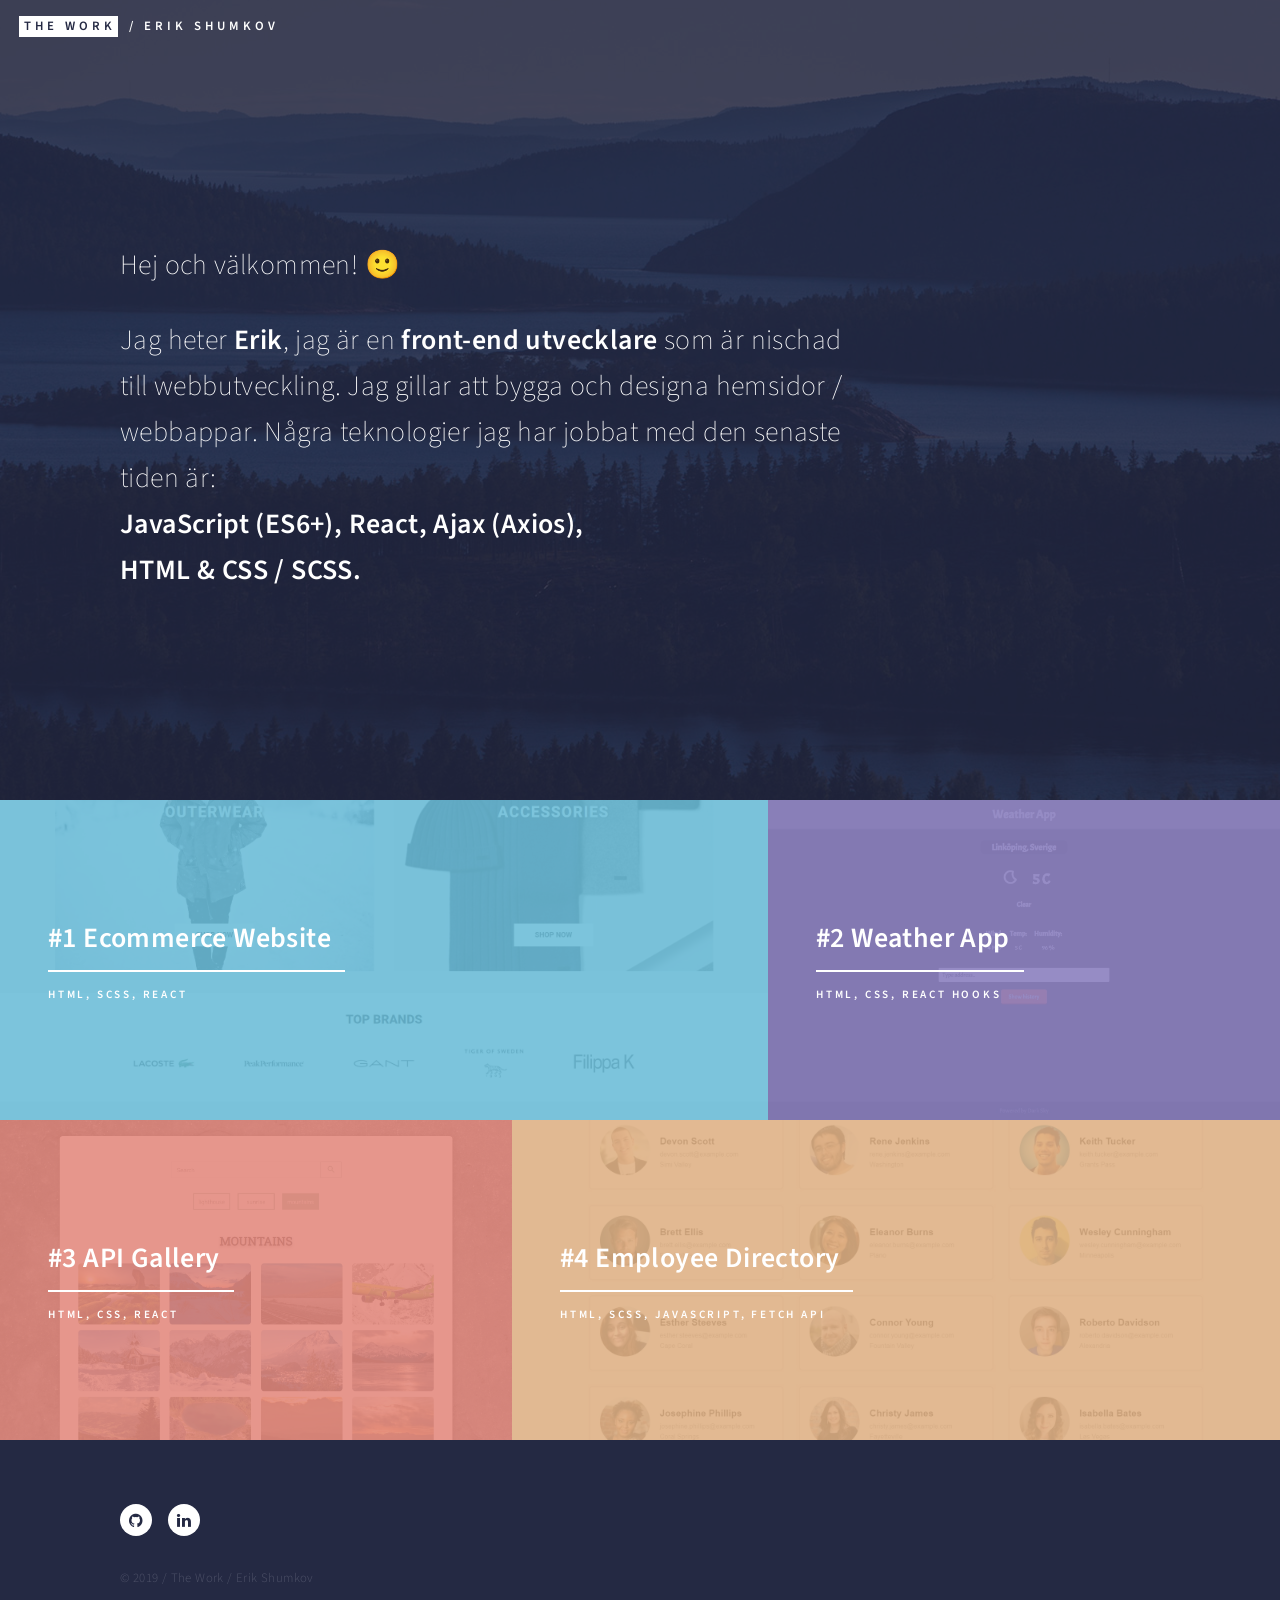
<file: index.html>
<!DOCTYPE html><html><head><meta charSet="utf-8"/><meta http-equiv="x-ua-compatible" content="ie=edge"/><meta name="viewport" content="width=device-width, initial-scale=1, shrink-to-fit=no"/><style data-href="/styles.df2d38a775e3e20389d5.css">@import url(https://fonts.googleapis.com/css?family=Source+Sans+Pro:300,300italic,600,600italic);
/*!
 *  Font Awesome 4.7.0 by @davegandy - http://fontawesome.io - @fontawesome
 *  License - http://fontawesome.io/license (Font: SIL OFL 1.1, CSS: MIT License)
 */@font-face{font-family:FontAwesome;src:url(/static/fontawesome-webfont-674f50d287a8c48dc19ba404d20fe713.eot);src:url(/static/fontawesome-webfont-674f50d287a8c48dc19ba404d20fe713.eot?#iefix&v=4.7.0) format("embedded-opentype"),url(/static/fontawesome-webfont-af7ae505a9eed503f8b8e6982036873e.woff2) format("woff2"),url(/static/fontawesome-webfont-fee66e712a8a08eef5805a46892932ad.woff) format("woff"),url(/static/fontawesome-webfont-b06871f281fee6b241d60582ae9369b9.ttf) format("truetype"),url(/static/fontawesome-webfont-acf3dcb7ff752b5296ca23ba2c7c2606.svg#fontawesomeregular) format("svg");font-weight:400;font-style:normal}.fa{display:inline-block;font:normal normal normal 14px/1 FontAwesome;font-size:inherit;text-rendering:auto;-webkit-font-smoothing:antialiased;-moz-osx-font-smoothing:grayscale}.fa-lg{font-size:1.33333333em;line-height:.75em;vertical-align:-15%}.fa-2x{font-size:2em}.fa-3x{font-size:3em}.fa-4x{font-size:4em}.fa-5x{font-size:5em}.fa-fw{width:1.28571429em;text-align:center}.fa-ul{padding-left:0;margin-left:2.14285714em;list-style-type:none}.fa-ul>li{position:relative}.fa-li{position:absolute;left:-2.14285714em;width:2.14285714em;top:.14285714em;text-align:center}.fa-li.fa-lg{left:-1.85714286em}.fa-border{padding:.2em .25em .15em;border:.08em solid #eee;border-radius:.1em}.fa-pull-left{float:left}.fa-pull-right{float:right}.fa.fa-pull-left{margin-right:.3em}.fa.fa-pull-right{margin-left:.3em}.pull-right{float:right}.pull-left{float:left}.fa.pull-left{margin-right:.3em}.fa.pull-right{margin-left:.3em}.fa-spin{-webkit-animation:fa-spin 2s linear infinite;animation:fa-spin 2s linear infinite}.fa-pulse{-webkit-animation:fa-spin 1s steps(8) infinite;animation:fa-spin 1s steps(8) infinite}@-webkit-keyframes fa-spin{0%{-webkit-transform:rotate(0deg);transform:rotate(0deg)}to{-webkit-transform:rotate(359deg);transform:rotate(359deg)}}@keyframes fa-spin{0%{-webkit-transform:rotate(0deg);transform:rotate(0deg)}to{-webkit-transform:rotate(359deg);transform:rotate(359deg)}}.fa-rotate-90{-ms-filter:"progid:DXImageTransform.Microsoft.BasicImage(rotation=1)";-webkit-transform:rotate(90deg);transform:rotate(90deg)}.fa-rotate-180{-ms-filter:"progid:DXImageTransform.Microsoft.BasicImage(rotation=2)";-webkit-transform:rotate(180deg);transform:rotate(180deg)}.fa-rotate-270{-ms-filter:"progid:DXImageTransform.Microsoft.BasicImage(rotation=3)";-webkit-transform:rotate(270deg);transform:rotate(270deg)}.fa-flip-horizontal{-ms-filter:"progid:DXImageTransform.Microsoft.BasicImage(rotation=0, mirror=1)";-webkit-transform:scaleX(-1);transform:scaleX(-1)}.fa-flip-vertical{-ms-filter:"progid:DXImageTransform.Microsoft.BasicImage(rotation=2, mirror=1)";-webkit-transform:scaleY(-1);transform:scaleY(-1)}:root .fa-flip-horizontal,:root .fa-flip-vertical,:root .fa-rotate-90,:root .fa-rotate-180,:root .fa-rotate-270{-webkit-filter:none;filter:none}.fa-stack{position:relative;display:inline-block;width:2em;height:2em;line-height:2em;vertical-align:middle}.fa-stack-1x,.fa-stack-2x{position:absolute;left:0;width:100%;text-align:center}.fa-stack-1x{line-height:inherit}.fa-stack-2x{font-size:2em}.fa-inverse{color:#fff}.fa-glass:before{content:"\F000"}.fa-music:before{content:"\F001"}.fa-search:before{content:"\F002"}.fa-envelope-o:before{content:"\F003"}.fa-heart:before{content:"\F004"}.fa-star:before{content:"\F005"}.fa-star-o:before{content:"\F006"}.fa-user:before{content:"\F007"}.fa-film:before{content:"\F008"}.fa-th-large:before{content:"\F009"}.fa-th:before{content:"\F00A"}.fa-th-list:before{content:"\F00B"}.fa-check:before{content:"\F00C"}.fa-close:before,.fa-remove:before,.fa-times:before{content:"\F00D"}.fa-search-plus:before{content:"\F00E"}.fa-search-minus:before{content:"\F010"}.fa-power-off:before{content:"\F011"}.fa-signal:before{content:"\F012"}.fa-cog:before,.fa-gear:before{content:"\F013"}.fa-trash-o:before{content:"\F014"}.fa-home:before{content:"\F015"}.fa-file-o:before{content:"\F016"}.fa-clock-o:before{content:"\F017"}.fa-road:before{content:"\F018"}.fa-download:before{content:"\F019"}.fa-arrow-circle-o-down:before{content:"\F01A"}.fa-arrow-circle-o-up:before{content:"\F01B"}.fa-inbox:before{content:"\F01C"}.fa-play-circle-o:before{content:"\F01D"}.fa-repeat:before,.fa-rotate-right:before{content:"\F01E"}.fa-refresh:before{content:"\F021"}.fa-list-alt:before{content:"\F022"}.fa-lock:before{content:"\F023"}.fa-flag:before{content:"\F024"}.fa-headphones:before{content:"\F025"}.fa-volume-off:before{content:"\F026"}.fa-volume-down:before{content:"\F027"}.fa-volume-up:before{content:"\F028"}.fa-qrcode:before{content:"\F029"}.fa-barcode:before{content:"\F02A"}.fa-tag:before{content:"\F02B"}.fa-tags:before{content:"\F02C"}.fa-book:before{content:"\F02D"}.fa-bookmark:before{content:"\F02E"}.fa-print:before{content:"\F02F"}.fa-camera:before{content:"\F030"}.fa-font:before{content:"\F031"}.fa-bold:before{content:"\F032"}.fa-italic:before{content:"\F033"}.fa-text-height:before{content:"\F034"}.fa-text-width:before{content:"\F035"}.fa-align-left:before{content:"\F036"}.fa-align-center:before{content:"\F037"}.fa-align-right:before{content:"\F038"}.fa-align-justify:before{content:"\F039"}.fa-list:before{content:"\F03A"}.fa-dedent:before,.fa-outdent:before{content:"\F03B"}.fa-indent:before{content:"\F03C"}.fa-video-camera:before{content:"\F03D"}.fa-image:before,.fa-photo:before,.fa-picture-o:before{content:"\F03E"}.fa-pencil:before{content:"\F040"}.fa-map-marker:before{content:"\F041"}.fa-adjust:before{content:"\F042"}.fa-tint:before{content:"\F043"}.fa-edit:before,.fa-pencil-square-o:before{content:"\F044"}.fa-share-square-o:before{content:"\F045"}.fa-check-square-o:before{content:"\F046"}.fa-arrows:before{content:"\F047"}.fa-step-backward:before{content:"\F048"}.fa-fast-backward:before{content:"\F049"}.fa-backward:before{content:"\F04A"}.fa-play:before{content:"\F04B"}.fa-pause:before{content:"\F04C"}.fa-stop:before{content:"\F04D"}.fa-forward:before{content:"\F04E"}.fa-fast-forward:before{content:"\F050"}.fa-step-forward:before{content:"\F051"}.fa-eject:before{content:"\F052"}.fa-chevron-left:before{content:"\F053"}.fa-chevron-right:before{content:"\F054"}.fa-plus-circle:before{content:"\F055"}.fa-minus-circle:before{content:"\F056"}.fa-times-circle:before{content:"\F057"}.fa-check-circle:before{content:"\F058"}.fa-question-circle:before{content:"\F059"}.fa-info-circle:before{content:"\F05A"}.fa-crosshairs:before{content:"\F05B"}.fa-times-circle-o:before{content:"\F05C"}.fa-check-circle-o:before{content:"\F05D"}.fa-ban:before{content:"\F05E"}.fa-arrow-left:before{content:"\F060"}.fa-arrow-right:before{content:"\F061"}.fa-arrow-up:before{content:"\F062"}.fa-arrow-down:before{content:"\F063"}.fa-mail-forward:before,.fa-share:before{content:"\F064"}.fa-expand:before{content:"\F065"}.fa-compress:before{content:"\F066"}.fa-plus:before{content:"\F067"}.fa-minus:before{content:"\F068"}.fa-asterisk:before{content:"\F069"}.fa-exclamation-circle:before{content:"\F06A"}.fa-gift:before{content:"\F06B"}.fa-leaf:before{content:"\F06C"}.fa-fire:before{content:"\F06D"}.fa-eye:before{content:"\F06E"}.fa-eye-slash:before{content:"\F070"}.fa-exclamation-triangle:before,.fa-warning:before{content:"\F071"}.fa-plane:before{content:"\F072"}.fa-calendar:before{content:"\F073"}.fa-random:before{content:"\F074"}.fa-comment:before{content:"\F075"}.fa-magnet:before{content:"\F076"}.fa-chevron-up:before{content:"\F077"}.fa-chevron-down:before{content:"\F078"}.fa-retweet:before{content:"\F079"}.fa-shopping-cart:before{content:"\F07A"}.fa-folder:before{content:"\F07B"}.fa-folder-open:before{content:"\F07C"}.fa-arrows-v:before{content:"\F07D"}.fa-arrows-h:before{content:"\F07E"}.fa-bar-chart-o:before,.fa-bar-chart:before{content:"\F080"}.fa-twitter-square:before{content:"\F081"}.fa-facebook-square:before{content:"\F082"}.fa-camera-retro:before{content:"\F083"}.fa-key:before{content:"\F084"}.fa-cogs:before,.fa-gears:before{content:"\F085"}.fa-comments:before{content:"\F086"}.fa-thumbs-o-up:before{content:"\F087"}.fa-thumbs-o-down:before{content:"\F088"}.fa-star-half:before{content:"\F089"}.fa-heart-o:before{content:"\F08A"}.fa-sign-out:before{content:"\F08B"}.fa-linkedin-square:before{content:"\F08C"}.fa-thumb-tack:before{content:"\F08D"}.fa-external-link:before{content:"\F08E"}.fa-sign-in:before{content:"\F090"}.fa-trophy:before{content:"\F091"}.fa-github-square:before{content:"\F092"}.fa-upload:before{content:"\F093"}.fa-lemon-o:before{content:"\F094"}.fa-phone:before{content:"\F095"}.fa-square-o:before{content:"\F096"}.fa-bookmark-o:before{content:"\F097"}.fa-phone-square:before{content:"\F098"}.fa-twitter:before{content:"\F099"}.fa-facebook-f:before,.fa-facebook:before{content:"\F09A"}.fa-github:before{content:"\F09B"}.fa-unlock:before{content:"\F09C"}.fa-credit-card:before{content:"\F09D"}.fa-feed:before,.fa-rss:before{content:"\F09E"}.fa-hdd-o:before{content:"\F0A0"}.fa-bullhorn:before{content:"\F0A1"}.fa-bell:before{content:"\F0F3"}.fa-certificate:before{content:"\F0A3"}.fa-hand-o-right:before{content:"\F0A4"}.fa-hand-o-left:before{content:"\F0A5"}.fa-hand-o-up:before{content:"\F0A6"}.fa-hand-o-down:before{content:"\F0A7"}.fa-arrow-circle-left:before{content:"\F0A8"}.fa-arrow-circle-right:before{content:"\F0A9"}.fa-arrow-circle-up:before{content:"\F0AA"}.fa-arrow-circle-down:before{content:"\F0AB"}.fa-globe:before{content:"\F0AC"}.fa-wrench:before{content:"\F0AD"}.fa-tasks:before{content:"\F0AE"}.fa-filter:before{content:"\F0B0"}.fa-briefcase:before{content:"\F0B1"}.fa-arrows-alt:before{content:"\F0B2"}.fa-group:before,.fa-users:before{content:"\F0C0"}.fa-chain:before,.fa-link:before{content:"\F0C1"}.fa-cloud:before{content:"\F0C2"}.fa-flask:before{content:"\F0C3"}.fa-cut:before,.fa-scissors:before{content:"\F0C4"}.fa-copy:before,.fa-files-o:before{content:"\F0C5"}.fa-paperclip:before{content:"\F0C6"}.fa-floppy-o:before,.fa-save:before{content:"\F0C7"}.fa-square:before{content:"\F0C8"}.fa-bars:before,.fa-navicon:before,.fa-reorder:before{content:"\F0C9"}.fa-list-ul:before{content:"\F0CA"}.fa-list-ol:before{content:"\F0CB"}.fa-strikethrough:before{content:"\F0CC"}.fa-underline:before{content:"\F0CD"}.fa-table:before{content:"\F0CE"}.fa-magic:before{content:"\F0D0"}.fa-truck:before{content:"\F0D1"}.fa-pinterest:before{content:"\F0D2"}.fa-pinterest-square:before{content:"\F0D3"}.fa-google-plus-square:before{content:"\F0D4"}.fa-google-plus:before{content:"\F0D5"}.fa-money:before{content:"\F0D6"}.fa-caret-down:before{content:"\F0D7"}.fa-caret-up:before{content:"\F0D8"}.fa-caret-left:before{content:"\F0D9"}.fa-caret-right:before{content:"\F0DA"}.fa-columns:before{content:"\F0DB"}.fa-sort:before,.fa-unsorted:before{content:"\F0DC"}.fa-sort-desc:before,.fa-sort-down:before{content:"\F0DD"}.fa-sort-asc:before,.fa-sort-up:before{content:"\F0DE"}.fa-envelope:before{content:"\F0E0"}.fa-linkedin:before{content:"\F0E1"}.fa-rotate-left:before,.fa-undo:before{content:"\F0E2"}.fa-gavel:before,.fa-legal:before{content:"\F0E3"}.fa-dashboard:before,.fa-tachometer:before{content:"\F0E4"}.fa-comment-o:before{content:"\F0E5"}.fa-comments-o:before{content:"\F0E6"}.fa-bolt:before,.fa-flash:before{content:"\F0E7"}.fa-sitemap:before{content:"\F0E8"}.fa-umbrella:before{content:"\F0E9"}.fa-clipboard:before,.fa-paste:before{content:"\F0EA"}.fa-lightbulb-o:before{content:"\F0EB"}.fa-exchange:before{content:"\F0EC"}.fa-cloud-download:before{content:"\F0ED"}.fa-cloud-upload:before{content:"\F0EE"}.fa-user-md:before{content:"\F0F0"}.fa-stethoscope:before{content:"\F0F1"}.fa-suitcase:before{content:"\F0F2"}.fa-bell-o:before{content:"\F0A2"}.fa-coffee:before{content:"\F0F4"}.fa-cutlery:before{content:"\F0F5"}.fa-file-text-o:before{content:"\F0F6"}.fa-building-o:before{content:"\F0F7"}.fa-hospital-o:before{content:"\F0F8"}.fa-ambulance:before{content:"\F0F9"}.fa-medkit:before{content:"\F0FA"}.fa-fighter-jet:before{content:"\F0FB"}.fa-beer:before{content:"\F0FC"}.fa-h-square:before{content:"\F0FD"}.fa-plus-square:before{content:"\F0FE"}.fa-angle-double-left:before{content:"\F100"}.fa-angle-double-right:before{content:"\F101"}.fa-angle-double-up:before{content:"\F102"}.fa-angle-double-down:before{content:"\F103"}.fa-angle-left:before{content:"\F104"}.fa-angle-right:before{content:"\F105"}.fa-angle-up:before{content:"\F106"}.fa-angle-down:before{content:"\F107"}.fa-desktop:before{content:"\F108"}.fa-laptop:before{content:"\F109"}.fa-tablet:before{content:"\F10A"}.fa-mobile-phone:before,.fa-mobile:before{content:"\F10B"}.fa-circle-o:before{content:"\F10C"}.fa-quote-left:before{content:"\F10D"}.fa-quote-right:before{content:"\F10E"}.fa-spinner:before{content:"\F110"}.fa-circle:before{content:"\F111"}.fa-mail-reply:before,.fa-reply:before{content:"\F112"}.fa-github-alt:before{content:"\F113"}.fa-folder-o:before{content:"\F114"}.fa-folder-open-o:before{content:"\F115"}.fa-smile-o:before{content:"\F118"}.fa-frown-o:before{content:"\F119"}.fa-meh-o:before{content:"\F11A"}.fa-gamepad:before{content:"\F11B"}.fa-keyboard-o:before{content:"\F11C"}.fa-flag-o:before{content:"\F11D"}.fa-flag-checkered:before{content:"\F11E"}.fa-terminal:before{content:"\F120"}.fa-code:before{content:"\F121"}.fa-mail-reply-all:before,.fa-reply-all:before{content:"\F122"}.fa-star-half-empty:before,.fa-star-half-full:before,.fa-star-half-o:before{content:"\F123"}.fa-location-arrow:before{content:"\F124"}.fa-crop:before{content:"\F125"}.fa-code-fork:before{content:"\F126"}.fa-chain-broken:before,.fa-unlink:before{content:"\F127"}.fa-question:before{content:"\F128"}.fa-info:before{content:"\F129"}.fa-exclamation:before{content:"\F12A"}.fa-superscript:before{content:"\F12B"}.fa-subscript:before{content:"\F12C"}.fa-eraser:before{content:"\F12D"}.fa-puzzle-piece:before{content:"\F12E"}.fa-microphone:before{content:"\F130"}.fa-microphone-slash:before{content:"\F131"}.fa-shield:before{content:"\F132"}.fa-calendar-o:before{content:"\F133"}.fa-fire-extinguisher:before{content:"\F134"}.fa-rocket:before{content:"\F135"}.fa-maxcdn:before{content:"\F136"}.fa-chevron-circle-left:before{content:"\F137"}.fa-chevron-circle-right:before{content:"\F138"}.fa-chevron-circle-up:before{content:"\F139"}.fa-chevron-circle-down:before{content:"\F13A"}.fa-html5:before{content:"\F13B"}.fa-css3:before{content:"\F13C"}.fa-anchor:before{content:"\F13D"}.fa-unlock-alt:before{content:"\F13E"}.fa-bullseye:before{content:"\F140"}.fa-ellipsis-h:before{content:"\F141"}.fa-ellipsis-v:before{content:"\F142"}.fa-rss-square:before{content:"\F143"}.fa-play-circle:before{content:"\F144"}.fa-ticket:before{content:"\F145"}.fa-minus-square:before{content:"\F146"}.fa-minus-square-o:before{content:"\F147"}.fa-level-up:before{content:"\F148"}.fa-level-down:before{content:"\F149"}.fa-check-square:before{content:"\F14A"}.fa-pencil-square:before{content:"\F14B"}.fa-external-link-square:before{content:"\F14C"}.fa-share-square:before{content:"\F14D"}.fa-compass:before{content:"\F14E"}.fa-caret-square-o-down:before,.fa-toggle-down:before{content:"\F150"}.fa-caret-square-o-up:before,.fa-toggle-up:before{content:"\F151"}.fa-caret-square-o-right:before,.fa-toggle-right:before{content:"\F152"}.fa-eur:before,.fa-euro:before{content:"\F153"}.fa-gbp:before{content:"\F154"}.fa-dollar:before,.fa-usd:before{content:"\F155"}.fa-inr:before,.fa-rupee:before{content:"\F156"}.fa-cny:before,.fa-jpy:before,.fa-rmb:before,.fa-yen:before{content:"\F157"}.fa-rouble:before,.fa-rub:before,.fa-ruble:before{content:"\F158"}.fa-krw:before,.fa-won:before{content:"\F159"}.fa-bitcoin:before,.fa-btc:before{content:"\F15A"}.fa-file:before{content:"\F15B"}.fa-file-text:before{content:"\F15C"}.fa-sort-alpha-asc:before{content:"\F15D"}.fa-sort-alpha-desc:before{content:"\F15E"}.fa-sort-amount-asc:before{content:"\F160"}.fa-sort-amount-desc:before{content:"\F161"}.fa-sort-numeric-asc:before{content:"\F162"}.fa-sort-numeric-desc:before{content:"\F163"}.fa-thumbs-up:before{content:"\F164"}.fa-thumbs-down:before{content:"\F165"}.fa-youtube-square:before{content:"\F166"}.fa-youtube:before{content:"\F167"}.fa-xing:before{content:"\F168"}.fa-xing-square:before{content:"\F169"}.fa-youtube-play:before{content:"\F16A"}.fa-dropbox:before{content:"\F16B"}.fa-stack-overflow:before{content:"\F16C"}.fa-instagram:before{content:"\F16D"}.fa-flickr:before{content:"\F16E"}.fa-adn:before{content:"\F170"}.fa-bitbucket:before{content:"\F171"}.fa-bitbucket-square:before{content:"\F172"}.fa-tumblr:before{content:"\F173"}.fa-tumblr-square:before{content:"\F174"}.fa-long-arrow-down:before{content:"\F175"}.fa-long-arrow-up:before{content:"\F176"}.fa-long-arrow-left:before{content:"\F177"}.fa-long-arrow-right:before{content:"\F178"}.fa-apple:before{content:"\F179"}.fa-windows:before{content:"\F17A"}.fa-android:before{content:"\F17B"}.fa-linux:before{content:"\F17C"}.fa-dribbble:before{content:"\F17D"}.fa-skype:before{content:"\F17E"}.fa-foursquare:before{content:"\F180"}.fa-trello:before{content:"\F181"}.fa-female:before{content:"\F182"}.fa-male:before{content:"\F183"}.fa-gittip:before,.fa-gratipay:before{content:"\F184"}.fa-sun-o:before{content:"\F185"}.fa-moon-o:before{content:"\F186"}.fa-archive:before{content:"\F187"}.fa-bug:before{content:"\F188"}.fa-vk:before{content:"\F189"}.fa-weibo:before{content:"\F18A"}.fa-renren:before{content:"\F18B"}.fa-pagelines:before{content:"\F18C"}.fa-stack-exchange:before{content:"\F18D"}.fa-arrow-circle-o-right:before{content:"\F18E"}.fa-arrow-circle-o-left:before{content:"\F190"}.fa-caret-square-o-left:before,.fa-toggle-left:before{content:"\F191"}.fa-dot-circle-o:before{content:"\F192"}.fa-wheelchair:before{content:"\F193"}.fa-vimeo-square:before{content:"\F194"}.fa-try:before,.fa-turkish-lira:before{content:"\F195"}.fa-plus-square-o:before{content:"\F196"}.fa-space-shuttle:before{content:"\F197"}.fa-slack:before{content:"\F198"}.fa-envelope-square:before{content:"\F199"}.fa-wordpress:before{content:"\F19A"}.fa-openid:before{content:"\F19B"}.fa-bank:before,.fa-institution:before,.fa-university:before{content:"\F19C"}.fa-graduation-cap:before,.fa-mortar-board:before{content:"\F19D"}.fa-yahoo:before{content:"\F19E"}.fa-google:before{content:"\F1A0"}.fa-reddit:before{content:"\F1A1"}.fa-reddit-square:before{content:"\F1A2"}.fa-stumbleupon-circle:before{content:"\F1A3"}.fa-stumbleupon:before{content:"\F1A4"}.fa-delicious:before{content:"\F1A5"}.fa-digg:before{content:"\F1A6"}.fa-pied-piper-pp:before{content:"\F1A7"}.fa-pied-piper-alt:before{content:"\F1A8"}.fa-drupal:before{content:"\F1A9"}.fa-joomla:before{content:"\F1AA"}.fa-language:before{content:"\F1AB"}.fa-fax:before{content:"\F1AC"}.fa-building:before{content:"\F1AD"}.fa-child:before{content:"\F1AE"}.fa-paw:before{content:"\F1B0"}.fa-spoon:before{content:"\F1B1"}.fa-cube:before{content:"\F1B2"}.fa-cubes:before{content:"\F1B3"}.fa-behance:before{content:"\F1B4"}.fa-behance-square:before{content:"\F1B5"}.fa-steam:before{content:"\F1B6"}.fa-steam-square:before{content:"\F1B7"}.fa-recycle:before{content:"\F1B8"}.fa-automobile:before,.fa-car:before{content:"\F1B9"}.fa-cab:before,.fa-taxi:before{content:"\F1BA"}.fa-tree:before{content:"\F1BB"}.fa-spotify:before{content:"\F1BC"}.fa-deviantart:before{content:"\F1BD"}.fa-soundcloud:before{content:"\F1BE"}.fa-database:before{content:"\F1C0"}.fa-file-pdf-o:before{content:"\F1C1"}.fa-file-word-o:before{content:"\F1C2"}.fa-file-excel-o:before{content:"\F1C3"}.fa-file-powerpoint-o:before{content:"\F1C4"}.fa-file-image-o:before,.fa-file-photo-o:before,.fa-file-picture-o:before{content:"\F1C5"}.fa-file-archive-o:before,.fa-file-zip-o:before{content:"\F1C6"}.fa-file-audio-o:before,.fa-file-sound-o:before{content:"\F1C7"}.fa-file-movie-o:before,.fa-file-video-o:before{content:"\F1C8"}.fa-file-code-o:before{content:"\F1C9"}.fa-vine:before{content:"\F1CA"}.fa-codepen:before{content:"\F1CB"}.fa-jsfiddle:before{content:"\F1CC"}.fa-life-bouy:before,.fa-life-buoy:before,.fa-life-ring:before,.fa-life-saver:before,.fa-support:before{content:"\F1CD"}.fa-circle-o-notch:before{content:"\F1CE"}.fa-ra:before,.fa-rebel:before,.fa-resistance:before{content:"\F1D0"}.fa-empire:before,.fa-ge:before{content:"\F1D1"}.fa-git-square:before{content:"\F1D2"}.fa-git:before{content:"\F1D3"}.fa-hacker-news:before,.fa-y-combinator-square:before,.fa-yc-square:before{content:"\F1D4"}.fa-tencent-weibo:before{content:"\F1D5"}.fa-qq:before{content:"\F1D6"}.fa-wechat:before,.fa-weixin:before{content:"\F1D7"}.fa-paper-plane:before,.fa-send:before{content:"\F1D8"}.fa-paper-plane-o:before,.fa-send-o:before{content:"\F1D9"}.fa-history:before{content:"\F1DA"}.fa-circle-thin:before{content:"\F1DB"}.fa-header:before{content:"\F1DC"}.fa-paragraph:before{content:"\F1DD"}.fa-sliders:before{content:"\F1DE"}.fa-share-alt:before{content:"\F1E0"}.fa-share-alt-square:before{content:"\F1E1"}.fa-bomb:before{content:"\F1E2"}.fa-futbol-o:before,.fa-soccer-ball-o:before{content:"\F1E3"}.fa-tty:before{content:"\F1E4"}.fa-binoculars:before{content:"\F1E5"}.fa-plug:before{content:"\F1E6"}.fa-slideshare:before{content:"\F1E7"}.fa-twitch:before{content:"\F1E8"}.fa-yelp:before{content:"\F1E9"}.fa-newspaper-o:before{content:"\F1EA"}.fa-wifi:before{content:"\F1EB"}.fa-calculator:before{content:"\F1EC"}.fa-paypal:before{content:"\F1ED"}.fa-google-wallet:before{content:"\F1EE"}.fa-cc-visa:before{content:"\F1F0"}.fa-cc-mastercard:before{content:"\F1F1"}.fa-cc-discover:before{content:"\F1F2"}.fa-cc-amex:before{content:"\F1F3"}.fa-cc-paypal:before{content:"\F1F4"}.fa-cc-stripe:before{content:"\F1F5"}.fa-bell-slash:before{content:"\F1F6"}.fa-bell-slash-o:before{content:"\F1F7"}.fa-trash:before{content:"\F1F8"}.fa-copyright:before{content:"\F1F9"}.fa-at:before{content:"\F1FA"}.fa-eyedropper:before{content:"\F1FB"}.fa-paint-brush:before{content:"\F1FC"}.fa-birthday-cake:before{content:"\F1FD"}.fa-area-chart:before{content:"\F1FE"}.fa-pie-chart:before{content:"\F200"}.fa-line-chart:before{content:"\F201"}.fa-lastfm:before{content:"\F202"}.fa-lastfm-square:before{content:"\F203"}.fa-toggle-off:before{content:"\F204"}.fa-toggle-on:before{content:"\F205"}.fa-bicycle:before{content:"\F206"}.fa-bus:before{content:"\F207"}.fa-ioxhost:before{content:"\F208"}.fa-angellist:before{content:"\F209"}.fa-cc:before{content:"\F20A"}.fa-ils:before,.fa-shekel:before,.fa-sheqel:before{content:"\F20B"}.fa-meanpath:before{content:"\F20C"}.fa-buysellads:before{content:"\F20D"}.fa-connectdevelop:before{content:"\F20E"}.fa-dashcube:before{content:"\F210"}.fa-forumbee:before{content:"\F211"}.fa-leanpub:before{content:"\F212"}.fa-sellsy:before{content:"\F213"}.fa-shirtsinbulk:before{content:"\F214"}.fa-simplybuilt:before{content:"\F215"}.fa-skyatlas:before{content:"\F216"}.fa-cart-plus:before{content:"\F217"}.fa-cart-arrow-down:before{content:"\F218"}.fa-diamond:before{content:"\F219"}.fa-ship:before{content:"\F21A"}.fa-user-secret:before{content:"\F21B"}.fa-motorcycle:before{content:"\F21C"}.fa-street-view:before{content:"\F21D"}.fa-heartbeat:before{content:"\F21E"}.fa-venus:before{content:"\F221"}.fa-mars:before{content:"\F222"}.fa-mercury:before{content:"\F223"}.fa-intersex:before,.fa-transgender:before{content:"\F224"}.fa-transgender-alt:before{content:"\F225"}.fa-venus-double:before{content:"\F226"}.fa-mars-double:before{content:"\F227"}.fa-venus-mars:before{content:"\F228"}.fa-mars-stroke:before{content:"\F229"}.fa-mars-stroke-v:before{content:"\F22A"}.fa-mars-stroke-h:before{content:"\F22B"}.fa-neuter:before{content:"\F22C"}.fa-genderless:before{content:"\F22D"}.fa-facebook-official:before{content:"\F230"}.fa-pinterest-p:before{content:"\F231"}.fa-whatsapp:before{content:"\F232"}.fa-server:before{content:"\F233"}.fa-user-plus:before{content:"\F234"}.fa-user-times:before{content:"\F235"}.fa-bed:before,.fa-hotel:before{content:"\F236"}.fa-viacoin:before{content:"\F237"}.fa-train:before{content:"\F238"}.fa-subway:before{content:"\F239"}.fa-medium:before{content:"\F23A"}.fa-y-combinator:before,.fa-yc:before{content:"\F23B"}.fa-optin-monster:before{content:"\F23C"}.fa-opencart:before{content:"\F23D"}.fa-expeditedssl:before{content:"\F23E"}.fa-battery-4:before,.fa-battery-full:before,.fa-battery:before{content:"\F240"}.fa-battery-3:before,.fa-battery-three-quarters:before{content:"\F241"}.fa-battery-2:before,.fa-battery-half:before{content:"\F242"}.fa-battery-1:before,.fa-battery-quarter:before{content:"\F243"}.fa-battery-0:before,.fa-battery-empty:before{content:"\F244"}.fa-mouse-pointer:before{content:"\F245"}.fa-i-cursor:before{content:"\F246"}.fa-object-group:before{content:"\F247"}.fa-object-ungroup:before{content:"\F248"}.fa-sticky-note:before{content:"\F249"}.fa-sticky-note-o:before{content:"\F24A"}.fa-cc-jcb:before{content:"\F24B"}.fa-cc-diners-club:before{content:"\F24C"}.fa-clone:before{content:"\F24D"}.fa-balance-scale:before{content:"\F24E"}.fa-hourglass-o:before{content:"\F250"}.fa-hourglass-1:before,.fa-hourglass-start:before{content:"\F251"}.fa-hourglass-2:before,.fa-hourglass-half:before{content:"\F252"}.fa-hourglass-3:before,.fa-hourglass-end:before{content:"\F253"}.fa-hourglass:before{content:"\F254"}.fa-hand-grab-o:before,.fa-hand-rock-o:before{content:"\F255"}.fa-hand-paper-o:before,.fa-hand-stop-o:before{content:"\F256"}.fa-hand-scissors-o:before{content:"\F257"}.fa-hand-lizard-o:before{content:"\F258"}.fa-hand-spock-o:before{content:"\F259"}.fa-hand-pointer-o:before{content:"\F25A"}.fa-hand-peace-o:before{content:"\F25B"}.fa-trademark:before{content:"\F25C"}.fa-registered:before{content:"\F25D"}.fa-creative-commons:before{content:"\F25E"}.fa-gg:before{content:"\F260"}.fa-gg-circle:before{content:"\F261"}.fa-tripadvisor:before{content:"\F262"}.fa-odnoklassniki:before{content:"\F263"}.fa-odnoklassniki-square:before{content:"\F264"}.fa-get-pocket:before{content:"\F265"}.fa-wikipedia-w:before{content:"\F266"}.fa-safari:before{content:"\F267"}.fa-chrome:before{content:"\F268"}.fa-firefox:before{content:"\F269"}.fa-opera:before{content:"\F26A"}.fa-internet-explorer:before{content:"\F26B"}.fa-television:before,.fa-tv:before{content:"\F26C"}.fa-contao:before{content:"\F26D"}.fa-500px:before{content:"\F26E"}.fa-amazon:before{content:"\F270"}.fa-calendar-plus-o:before{content:"\F271"}.fa-calendar-minus-o:before{content:"\F272"}.fa-calendar-times-o:before{content:"\F273"}.fa-calendar-check-o:before{content:"\F274"}.fa-industry:before{content:"\F275"}.fa-map-pin:before{content:"\F276"}.fa-map-signs:before{content:"\F277"}.fa-map-o:before{content:"\F278"}.fa-map:before{content:"\F279"}.fa-commenting:before{content:"\F27A"}.fa-commenting-o:before{content:"\F27B"}.fa-houzz:before{content:"\F27C"}.fa-vimeo:before{content:"\F27D"}.fa-black-tie:before{content:"\F27E"}.fa-fonticons:before{content:"\F280"}.fa-reddit-alien:before{content:"\F281"}.fa-edge:before{content:"\F282"}.fa-credit-card-alt:before{content:"\F283"}.fa-codiepie:before{content:"\F284"}.fa-modx:before{content:"\F285"}.fa-fort-awesome:before{content:"\F286"}.fa-usb:before{content:"\F287"}.fa-product-hunt:before{content:"\F288"}.fa-mixcloud:before{content:"\F289"}.fa-scribd:before{content:"\F28A"}.fa-pause-circle:before{content:"\F28B"}.fa-pause-circle-o:before{content:"\F28C"}.fa-stop-circle:before{content:"\F28D"}.fa-stop-circle-o:before{content:"\F28E"}.fa-shopping-bag:before{content:"\F290"}.fa-shopping-basket:before{content:"\F291"}.fa-hashtag:before{content:"\F292"}.fa-bluetooth:before{content:"\F293"}.fa-bluetooth-b:before{content:"\F294"}.fa-percent:before{content:"\F295"}.fa-gitlab:before{content:"\F296"}.fa-wpbeginner:before{content:"\F297"}.fa-wpforms:before{content:"\F298"}.fa-envira:before{content:"\F299"}.fa-universal-access:before{content:"\F29A"}.fa-wheelchair-alt:before{content:"\F29B"}.fa-question-circle-o:before{content:"\F29C"}.fa-blind:before{content:"\F29D"}.fa-audio-description:before{content:"\F29E"}.fa-volume-control-phone:before{content:"\F2A0"}.fa-braille:before{content:"\F2A1"}.fa-assistive-listening-systems:before{content:"\F2A2"}.fa-american-sign-language-interpreting:before,.fa-asl-interpreting:before{content:"\F2A3"}.fa-deaf:before,.fa-deafness:before,.fa-hard-of-hearing:before{content:"\F2A4"}.fa-glide:before{content:"\F2A5"}.fa-glide-g:before{content:"\F2A6"}.fa-sign-language:before,.fa-signing:before{content:"\F2A7"}.fa-low-vision:before{content:"\F2A8"}.fa-viadeo:before{content:"\F2A9"}.fa-viadeo-square:before{content:"\F2AA"}.fa-snapchat:before{content:"\F2AB"}.fa-snapchat-ghost:before{content:"\F2AC"}.fa-snapchat-square:before{content:"\F2AD"}.fa-pied-piper:before{content:"\F2AE"}.fa-first-order:before{content:"\F2B0"}.fa-yoast:before{content:"\F2B1"}.fa-themeisle:before{content:"\F2B2"}.fa-google-plus-circle:before,.fa-google-plus-official:before{content:"\F2B3"}.fa-fa:before,.fa-font-awesome:before{content:"\F2B4"}.fa-handshake-o:before{content:"\F2B5"}.fa-envelope-open:before{content:"\F2B6"}.fa-envelope-open-o:before{content:"\F2B7"}.fa-linode:before{content:"\F2B8"}.fa-address-book:before{content:"\F2B9"}.fa-address-book-o:before{content:"\F2BA"}.fa-address-card:before,.fa-vcard:before{content:"\F2BB"}.fa-address-card-o:before,.fa-vcard-o:before{content:"\F2BC"}.fa-user-circle:before{content:"\F2BD"}.fa-user-circle-o:before{content:"\F2BE"}.fa-user-o:before{content:"\F2C0"}.fa-id-badge:before{content:"\F2C1"}.fa-drivers-license:before,.fa-id-card:before{content:"\F2C2"}.fa-drivers-license-o:before,.fa-id-card-o:before{content:"\F2C3"}.fa-quora:before{content:"\F2C4"}.fa-free-code-camp:before{content:"\F2C5"}.fa-telegram:before{content:"\F2C6"}.fa-thermometer-4:before,.fa-thermometer-full:before,.fa-thermometer:before{content:"\F2C7"}.fa-thermometer-3:before,.fa-thermometer-three-quarters:before{content:"\F2C8"}.fa-thermometer-2:before,.fa-thermometer-half:before{content:"\F2C9"}.fa-thermometer-1:before,.fa-thermometer-quarter:before{content:"\F2CA"}.fa-thermometer-0:before,.fa-thermometer-empty:before{content:"\F2CB"}.fa-shower:before{content:"\F2CC"}.fa-bath:before,.fa-bathtub:before,.fa-s15:before{content:"\F2CD"}.fa-podcast:before{content:"\F2CE"}.fa-window-maximize:before{content:"\F2D0"}.fa-window-minimize:before{content:"\F2D1"}.fa-window-restore:before{content:"\F2D2"}.fa-times-rectangle:before,.fa-window-close:before{content:"\F2D3"}.fa-times-rectangle-o:before,.fa-window-close-o:before{content:"\F2D4"}.fa-bandcamp:before{content:"\F2D5"}.fa-grav:before{content:"\F2D6"}.fa-etsy:before{content:"\F2D7"}.fa-imdb:before{content:"\F2D8"}.fa-ravelry:before{content:"\F2D9"}.fa-eercast:before{content:"\F2DA"}.fa-microchip:before{content:"\F2DB"}.fa-snowflake-o:before{content:"\F2DC"}.fa-superpowers:before{content:"\F2DD"}.fa-wpexplorer:before{content:"\F2DE"}.fa-meetup:before{content:"\F2E0"}.sr-only{position:absolute;width:1px;height:1px;padding:0;margin:-1px;overflow:hidden;clip:rect(0,0,0,0);border:0}.sr-only-focusable:active,.sr-only-focusable:focus{position:static;width:auto;height:auto;margin:0;overflow:visible;clip:auto}.mb-5{margin-bottom:2em}@media screen and (min-width:981px){.grid-wrapper{display:grid;grid-gap:0 2.25em;grid-template-columns:repeat(12,1fr);margin:0 auto;width:100%}.col-1{grid-column:span 1}.col-2{grid-column:span 2}.col-3{grid-column:span 3}.col-4{grid-column:span 4}.col-5{grid-column:span 5}.col-6{grid-column:span 6}.col-7{grid-column:span 7}.col-8{grid-column:span 8}.col-9{grid-column:span 9}.col-10{grid-column:span 10}.col-11{grid-column:span 11}.col-12{grid-column:span 12}}a,abbr,acronym,address,applet,article,aside,audio,b,big,blockquote,body,canvas,caption,center,cite,code,dd,del,details,dfn,div,dl,dt,em,embed,fieldset,figcaption,figure,footer,form,h1,h2,h3,h4,h5,h6,header,hgroup,html,i,iframe,img,ins,kbd,label,legend,li,mark,menu,nav,object,ol,output,p,pre,q,ruby,s,samp,section,small,span,strike,strong,sub,summary,sup,table,tbody,td,tfoot,th,thead,time,tr,tt,u,ul,var,video{margin:0;padding:0;border:0;font-size:100%;font:inherit;vertical-align:baseline}article,aside,details,figcaption,figure,footer,header,hgroup,menu,nav,section{display:block}body{line-height:1}ol,ul{list-style:none}blockquote,q{quotes:none}blockquote:after,blockquote:before,q:after,q:before{content:"";content:none}table{border-collapse:collapse;border-spacing:0}body{-webkit-text-size-adjust:none}*,:after,:before{box-sizing:border-box}@-ms-viewport{width:device-width}body{-ms-overflow-style:scrollbar}@media screen and (max-width:480px){body,html{min-width:320px}}body{background:#242943}body.is-loading *,body.is-loading :after,body.is-loading :before{-webkit-animation:none!important;animation:none!important;-webkit-transition:none!important;transition:none!important}body,input,select,textarea{color:#fff;font-family:Source Sans Pro,Helvetica,sans-serif;font-size:17pt;font-weight:300;letter-spacing:.025em;line-height:1.65}@media screen and (max-width:1680px){body,input,select,textarea{font-size:14pt}}@media screen and (max-width:1280px){body,input,select,textarea{font-size:12pt}}@media screen and (max-width:360px){body,input,select,textarea{font-size:11pt}}a{-webkit-transition:color .2s ease-in-out,border-bottom-color .2s ease-in-out;transition:color .2s ease-in-out,border-bottom-color .2s ease-in-out;border-bottom:1px dotted;color:inherit;text-decoration:none}a:hover{border-bottom-color:transparent;color:#9bf1ff!important}a:active{color:#53e3fb!important}b,strong{color:#fff;font-weight:600}em,i{font-style:italic}p{margin:0 0 2em}h1,h2,h3,h4,h5,h6{color:#fff;font-weight:600;line-height:1.65;margin:0 0 1em}h1 a,h2 a,h3 a,h4 a,h5 a,h6 a{color:inherit;border-bottom:0}h1{font-size:2.5em}h2{font-size:1.75em}h3{font-size:1.35em}h4{font-size:1.1em}h5{font-size:.9em}h6{font-size:.7em}@media screen and (max-width:736px){h1{font-size:2em}h2{font-size:1.5em}h3{font-size:1.25em}}sub{top:.5em}sub,sup{font-size:.8em;position:relative}sup{top:-.5em}blockquote{border-left:4px solid rgba(212,212,255,.1);font-style:italic;margin:0 0 2em;padding:.5em 0 .5em 2em}code{background:rgba(212,212,255,.035);margin:0 .25em;padding:.25em .65em}code,pre{font-family:Courier New,monospace;font-size:.9em}pre{-webkit-overflow-scrolling:touch;margin:0 0 2em}pre code{display:block;line-height:1.75;padding:1em 1.5em;overflow-x:auto}hr{border:0;border-bottom:1px solid rgba(212,212,255,.1);margin:2em 0}hr.major{margin:3em 0}.align-left{text-align:left}.align-center{text-align:center}.align-right{text-align:right}.intro-hi,.intro-pres{font-weight:100;max-width:750px}article.special,section.special{text-align:center}header.major{width:-webkit-max-content;width:-ms-max-content;width:max-content;margin-bottom:2em}header.major>:first-child{margin-bottom:0;width:calc(100% + .5em)}header.major>:first-child:after{content:"";background-color:#fff;display:block;height:2px;margin:.325em 0 .5em;width:100%}header.major>p{font-size:.7em;font-weight:600;letter-spacing:.25em;margin-bottom:0;text-transform:uppercase}body.is-ie header.major>:first-child:after{max-width:9em}body.is-ie header.major>h1:after{max-width:100%!important}@media screen and (max-width:736px){header.major>p br{display:none}}form,form .field{margin:0 0 2em}form .field.half{width:50%;float:left;padding:0 0 0 1em}form .field.half.first{padding:0 1em 0 0}form>.actions{margin:2.5em 0 0!important}@media screen and (max-width:736px){form .field{margin:0 0 1.5em}form .field.half{padding:0 0 0 .75em}form .field.half.first{padding:0 .75em 0 0}form>.actions{margin:2em 0 0!important}}@media screen and (max-width:480px){form .field.half{width:100%;float:none;padding:0}form .field.half.first{padding:0}}label{color:#fff;display:block;font-size:.8em;font-weight:600;letter-spacing:.25em;margin:0 0 1em;text-transform:uppercase}input[type=email],input[type=password],input[type=search],input[type=tel],input[type=text],input[type=url],select,textarea{-moz-appearance:none;-webkit-appearance:none;-ms-appearance:none;appearance:none;background:rgba(212,212,255,.035);border:none;border-radius:0;color:inherit;display:block;outline:0;padding:0 1em;text-decoration:none;width:100%;resize:vertical}input[type=email]:invalid,input[type=password]:invalid,input[type=search]:invalid,input[type=tel]:invalid,input[type=text]:invalid,input[type=url]:invalid,select:invalid,textarea:invalid{box-shadow:none}input[type=email]:focus,input[type=password]:focus,input[type=search]:focus,input[type=tel]:focus,input[type=text]:focus,input[type=url]:focus,select:focus,textarea:focus{border-color:#9bf1ff;box-shadow:0 0 0 2px #9bf1ff}.select-wrapper{text-decoration:none;display:block;position:relative}.select-wrapper:before{-moz-osx-font-smoothing:grayscale;-webkit-font-smoothing:antialiased;font-family:FontAwesome;font-style:normal;font-weight:400;text-transform:none!important;color:rgba(212,212,255,.1);content:"\F078";display:block;height:2.75em;line-height:2.75em;pointer-events:none;position:absolute;right:0;text-align:center;top:0;width:2.75em}.select-wrapper select::-ms-expand{display:none}input[type=email],input[type=password],input[type=search],input[type=tel],input[type=text],input[type=url],select{height:2.75em}textarea{padding:.75em 1em}input[type=checkbox],input[type=radio]{-moz-appearance:none;-webkit-appearance:none;-ms-appearance:none;appearance:none;display:block;float:left;margin-right:-2em;opacity:0;width:1em;z-index:-1}input[type=checkbox]+label,input[type=radio]+label{text-decoration:none;color:#fff;cursor:pointer;display:inline-block;font-weight:300;padding-left:2.65em;padding-right:.75em;position:relative}input[type=checkbox]+label:before,input[type=radio]+label:before{-moz-osx-font-smoothing:grayscale;-webkit-font-smoothing:antialiased;font-family:FontAwesome;font-style:normal;font-weight:400;text-transform:none!important;background:rgba(212,212,255,.035);content:"";display:inline-block;height:1.65em;left:0;letter-spacing:0;line-height:1.58125em;position:absolute;text-align:center;top:0;width:1.65em}input[type=checkbox]:checked+label:before,input[type=radio]:checked+label:before{background:#fff;border-color:#9bf1ff;content:"\F00C";color:#242943}input[type=checkbox]:focus+label:before,input[type=radio]:focus+label:before{box-shadow:0 0 0 2px #9bf1ff}input[type=radio]+label:before{border-radius:100%}::-webkit-input-placeholder{color:rgba(244,244,255,.2)!important;opacity:1}:-moz-placeholder,::-moz-placeholder{color:rgba(244,244,255,.2)!important;opacity:1}:-ms-input-placeholder{color:rgba(244,244,255,.2)!important;opacity:1}.formerize-placeholder{color:rgba(244,244,255,.2)!important;opacity:1}.box{border:1px solid rgba(212,212,255,.1);margin-bottom:2em;padding:1.5em}.box>:last-child,.box>:last-child>:last-child,.box>:last-child>:last-child>:last-child{margin-bottom:0}.box.alt{border:0;border-radius:0;padding:0}.icon{text-decoration:none;border-bottom:none;position:relative}.icon:before{-moz-osx-font-smoothing:grayscale;-webkit-font-smoothing:antialiased;font-family:FontAwesome;font-style:normal;font-weight:400;text-transform:none!important}.icon>.label{display:none}.icon.alt:before{background-color:#fff;border-radius:100%;color:#242943;display:inline-block;height:2em;line-height:2em;text-align:center;width:2em}a.icon.alt:before{-webkit-transition:background-color .2s ease-in-out;transition:background-color .2s ease-in-out}a.icon.alt:hover:before{background-color:#6fc3df}a.icon.alt:active:before{background-color:#37a6cb}.image{border:0;display:inline-block;position:relative}.image img{display:block}.image.left,.image.right{max-width:30%}.image.left img,.image.right img{width:100%}.image.left{float:left;margin:0 1.5em 1.25em 0;top:.25em}.image.right{float:right;margin:0 0 1.25em 1.5em;top:.25em}.image.fit{display:block;margin:0 0 2em;width:100%}.image.fit img{width:100%}.image.main{display:block;margin:2.5em 0;width:100%}.image.main img{width:100%}@media screen and (max-width:736px){.image.main{margin:1.5em 0}}ol{list-style:decimal;margin:0 0 2em;padding-left:1.25em}ol li{padding-left:.25em}ul{list-style:disc;margin:0 0 2em;padding-left:1em}ul li{padding-left:.5em}ul.alt{list-style:none;padding-left:0}ul.alt li{border-top:1px solid rgba(212,212,255,.1);padding:.5em 0}ul.alt li:first-child{border-top:0;padding-top:0}ul.icons{cursor:default;list-style:none;padding-left:0}ul.icons li{display:inline-block;padding:0 1em 0 0}ul.icons li:last-child{padding-right:0}@media screen and (max-width:736px){ul.icons li{padding:0 .75em 0 0}}ul.actions{cursor:default;list-style:none;padding-left:0}ul.actions li{display:inline-block;padding:0 1em 0 0;vertical-align:middle}ul.actions li:last-child{padding-right:0}ul.actions.small li{padding:0 1em 0 0}ul.actions.vertical li{display:block;padding:1em 0 0}ul.actions.vertical li:first-child{padding-top:0}ul.actions.vertical li>*{margin-bottom:0}ul.actions.vertical.small li:first-child{padding-top:0}ul.actions.fit{display:table;margin-left:-1em;padding:0;table-layout:fixed;width:calc(100% + 1em)}ul.actions.fit li{display:table-cell;padding:0 0 0 1em}ul.actions.fit li>*{margin-bottom:0}ul.actions.fit.small{margin-left:-1em;width:calc(100% + 1em)}ul.actions.fit.small li{padding:0 0 0 1em}ul.pagination{cursor:default;list-style:none;padding-left:0}ul.pagination li{display:inline-block;padding-left:0;vertical-align:middle}ul.pagination li>.page{-webkit-transition:background-color .2s ease-in-out,color .2s ease-in-out;transition:background-color .2s ease-in-out,color .2s ease-in-out;border-bottom:0;display:inline-block;font-size:.8em;font-weight:600;height:1.5em;line-height:1.5em;margin:0 .125em;min-width:1.5em;padding:0 .5em;text-align:center}ul.pagination li>.page.active{background-color:#fff;color:#242943}ul.pagination li>.page.active:hover{background-color:#9bf1ff;color:#242943!important}ul.pagination li>.page.active:active{background-color:#53e3fb}ul.pagination li:first-child{padding-right:.75em}ul.pagination li:last-child{padding-left:.75em}@media screen and (max-width:480px){ul.pagination li:nth-child(n+2):nth-last-child(n+2){display:none}ul.pagination li:first-child{padding-right:0}}dl{margin:0 0 2em}dl dt{display:block;font-weight:600;margin:0 0 1em}dl dd{margin-left:2em}.table-wrapper{-webkit-overflow-scrolling:touch;overflow-x:auto}table{margin:0 0 2em;width:100%}table tbody tr{border:1px solid rgba(212,212,255,.1);border-left:0;border-right:0}table tbody tr:nth-child(odd){background-color:rgba(212,212,255,.035)}table td{padding:.75em}table th{color:#fff;font-size:.9em;font-weight:600;padding:0 .75em .75em;text-align:left}table thead{border-bottom:2px solid rgba(212,212,255,.1)}table tfoot{border-top:2px solid rgba(212,212,255,.1)}table.alt{border-collapse:separate}table.alt tbody tr td{border-color:rgba(212,212,255,.1);border-style:solid;border-width:0 1px 1px 0}table.alt tbody tr td:first-child{border-left-width:1px}table.alt tbody tr:first-child td{border-top-width:1px}table.alt thead{border-bottom:0}table.alt tfoot{border-top:0}.button,button,input[type=button],input[type=reset],input[type=submit]{-moz-appearance:none;-webkit-appearance:none;-ms-appearance:none;appearance:none;-webkit-transition:background-color .2s ease-in-out,box-shadow .2s ease-in-out,color .2s ease-in-out;transition:background-color .2s ease-in-out,box-shadow .2s ease-in-out,color .2s ease-in-out;background-color:transparent;border:0;border-radius:0;box-shadow:inset 0 0 0 2px #fff;color:#fff;cursor:pointer;display:inline-block;font-size:.8em;font-weight:600;height:3.5em;letter-spacing:.25em;line-height:3.5em;padding:0 1.75em;text-align:center;text-decoration:none;text-transform:uppercase;white-space:nowrap}.button:active,.button:hover,button:active,button:hover,input[type=button]:active,input[type=button]:hover,input[type=reset]:active,input[type=reset]:hover,input[type=submit]:active,input[type=submit]:hover{box-shadow:inset 0 0 0 2px #9bf1ff;color:#9bf1ff}.button:active,button:active,input[type=button]:active,input[type=reset]:active,input[type=submit]:active{background-color:rgba(155,241,255,.1);box-shadow:inset 0 0 0 2px #53e3fb;color:#53e3fb}.button.icon:before,button.icon:before,input[type=button].icon:before,input[type=reset].icon:before,input[type=submit].icon:before{margin-right:.5em}.button.fit,button.fit,input[type=button].fit,input[type=reset].fit,input[type=submit].fit{display:block;margin:0 0 1em;width:100%}.button.small,button.small,input[type=button].small,input[type=reset].small,input[type=submit].small{font-size:.6em}.button.big,button.big,input[type=button].big,input[type=reset].big,input[type=submit].big{font-size:1.25em;height:3em;line-height:3em}.button.next,button.next,input[type=button].next,input[type=reset].next,input[type=submit].next{padding-right:4.5em;position:relative}.button.next:after,.button.next:before,button.next:after,button.next:before,input[type=button].next:after,input[type=button].next:before,input[type=reset].next:after,input[type=reset].next:before,input[type=submit].next:after,input[type=submit].next:before{-webkit-transition:opacity .2s ease-in-out;transition:opacity .2s ease-in-out;background-position:100%;background-repeat:no-repeat;background-size:36px 24px;content:"";display:block;height:100%;position:absolute;right:1.5em;top:0;vertical-align:middle;width:36px}.button.next:before,button.next:before,input[type=button].next:before,input[type=reset].next:before,input[type=submit].next:before{background-image:url("data:image/svg+xml;charset=utf8,%3Csvg xmlns='http://www.w3.org/2000/svg' xmlns:xlink='http://www.w3.org/1999/xlink' width='36px' height='24px' viewBox='0 0 36 24' zoomAndPan='disable'%3E%3Cstyle%3Eline %7B stroke: %23fff%3B stroke-width: 2px%3B %7D%3C/style%3E%3Cline x1='0' y1='12' x2='34' y2='12' /%3E%3Cline x1='25' y1='4' x2='34' y2='12.5' /%3E%3Cline x1='25' y1='20' x2='34' y2='11.5' /%3E%3C/svg%3E")}.button.next:after,button.next:after,input[type=button].next:after,input[type=reset].next:after,input[type=submit].next:after{background-image:url("data:image/svg+xml;charset=utf8,%3Csvg xmlns='http://www.w3.org/2000/svg' xmlns:xlink='http://www.w3.org/1999/xlink' width='36px' height='24px' viewBox='0 0 36 24' zoomAndPan='disable'%3E%3Cstyle%3Eline %7B stroke: %239bf1ff%3B stroke-width: 2px%3B %7D%3C/style%3E%3Cline x1='0' y1='12' x2='34' y2='12' /%3E%3Cline x1='25' y1='4' x2='34' y2='12.5' /%3E%3Cline x1='25' y1='20' x2='34' y2='11.5' /%3E%3C/svg%3E");opacity:0;z-index:1}.button.next:active:after,.button.next:hover:after,button.next:active:after,button.next:hover:after,input[type=button].next:active:after,input[type=button].next:hover:after,input[type=reset].next:active:after,input[type=reset].next:hover:after,input[type=submit].next:active:after,input[type=submit].next:hover:after{opacity:1}@media screen and (max-width:1280px){.button.next,button.next,input[type=button].next,input[type=reset].next,input[type=submit].next{padding-right:5em}}.button.special,button.special,input[type=button].special,input[type=reset].special,input[type=submit].special{background-color:#fff;box-shadow:none;color:#242943}.button.special:active,.button.special:hover,button.special:active,button.special:hover,input[type=button].special:active,input[type=button].special:hover,input[type=reset].special:active,input[type=reset].special:hover,input[type=submit].special:active,input[type=submit].special:hover{background-color:#9bf1ff;color:#242943!important}.button.special:active,button.special:active,input[type=button].special:active,input[type=reset].special:active,input[type=submit].special:active{background-color:#53e3fb}.button.disabled,.button:disabled,button.disabled,button:disabled,input[type=button].disabled,input[type=button]:disabled,input[type=reset].disabled,input[type=reset]:disabled,input[type=submit].disabled,input[type=submit]:disabled{-moz-pointer-events:none;-webkit-pointer-events:none;-ms-pointer-events:none;pointer-events:none;cursor:default;opacity:.25}.tiles{display:-moz-flex;display:-ms-flex;display:flex;flex-wrap:wrap}.tiles,.tiles+*{border-top:0!important}.tiles article{-moz-align-items:center;-ms-align-items:center;align-items:center;display:-moz-flex;display:-ms-flex;display:flex;-webkit-transition:-webkit-transform .25s ease,opacity .25s ease,-webkit-filter 1s ease,-webkit-filter 1s ease;transition:transform .25s ease,opacity .25s ease,filter 1s ease,-webkit-filter 1s ease;padding:4em 4em 2em;background-position:50%;background-repeat:no-repeat;background-size:cover;cursor:default;height:40vh;max-height:40em;min-height:23em;overflow:hidden;position:relative;width:60%}.tiles article .image{display:none}.tiles article header{position:relative;z-index:3}.tiles article h3{font-size:1.75em}.tiles article h3 a:hover{color:inherit!important}.tiles article .link.primary{border:0;height:100%;left:0;position:absolute;top:0;width:100%;z-index:4}.tiles article:before{-webkit-transition:opacity .5s ease;transition:opacity .5s ease;bottom:0;opacity:.85;z-index:2}.tiles article:after,.tiles article:before{content:"";display:block;height:100%;left:0;position:absolute;width:100%}.tiles article:after{background-color:rgba(36,41,67,.25);top:0;z-index:1}.tiles article:hover:before{opacity:0}.tiles article.is-transitioning{-webkit-transform:scale(.95);transform:scale(.95);-moz-filter:blur(.5em);-webkit-filter:blur(.5em);-ms-filter:blur(.5em);filter:blur(.5em);opacity:0}.tiles article:nth-child(4n-1),.tiles article:nth-child(4n-2){width:40%}.tiles article:nth-child(6n-5):before{background-color:#6fc3df}.tiles article:nth-child(6n-4):before{background-color:#8d82c4}.tiles article:nth-child(6n-3):before{background-color:#ec8d81}.tiles article:nth-child(6n-2):before{background-color:#e7b788}.tiles article:nth-child(6n-1):before{background-color:#8ea9e8}.tiles article:nth-child(6n):before{background-color:#87c5a4}@media screen and (max-width:1280px){.tiles article{padding:4em 3em 2em;height:30vh;max-height:30em;min-height:20em}}@media screen and (max-width:980px){.tiles article{width:50%!important}}@media screen and (max-width:736px){.tiles article{padding:3em 1.5em 1em;height:16em;max-height:none;min-height:0}.tiles article h3{font-size:1.5em}}@media screen and (max-width:480px){.tiles{display:block}.tiles article{height:20em;width:100%!important}}.contact-method{margin:0 0 2em;padding-left:3.25em;position:relative}.contact-method .icon{left:0;position:absolute;top:0}.contact-method h3{margin:0 0 .5em}.spotlights,.spotlights+*{border-top:0!important}.spotlights>section{display:-moz-flex;display:-ms-flex;display:flex;-moz-flex-direction:row;flex-direction:row;background-color:#2e3450}.spotlights>section>.image{background-position:50%;background-size:cover;border-radius:0;display:block;position:relative;width:30%}.spotlights>section>.image img{border-radius:0;display:block;width:100%}.spotlights>section>.image:before{background:rgba(36,41,67,.9);content:"";display:block;height:100%;left:0;opacity:0;position:absolute;top:0;width:100%}.spotlights>section>.content{display:-moz-flex;display:-ms-flex;display:flex;-moz-flex-direction:column;flex-direction:column;-moz-justify-content:center;-ms-justify-content:center;justify-content:center;-moz-align-items:center;-ms-align-items:center;align-items:center;padding:2em 3em .1em;width:70%}.spotlights>section>.content>.inner{margin:0 auto;max-width:100%;width:65em}.spotlights>section:nth-child(2n){-moz-flex-direction:row-reverse;flex-direction:row-reverse;background-color:#333856}.spotlights>section:nth-child(2n)>.content{-moz-align-items:-moz-flex-end;-ms-align-items:-ms-flex-end;align-items:flex-end}@media screen and (max-width:1680px){.spotlights>section>.image{width:40%}.spotlights>section>.content{width:60%}}@media screen and (max-width:1280px){.spotlights>section>.image{width:45%}.spotlights>section>.content{width:55%}}@media screen and (max-width:980px){.spotlights>section{display:block}.spotlights>section>.image{width:100%}.spotlights>section>.content{padding:4em 3em 2em;width:100%}}@media screen and (max-width:736px){.spotlights>section>.content{padding:3em 1.5em 1em}}@-webkit-keyframes reveal-header{0%{top:-4em;opacity:0}to{top:0;opacity:1}}@keyframes reveal-header{0%{top:-4em;opacity:0}to{top:0;opacity:1}}#header{display:-moz-flex;display:-ms-flex;display:flex;background-color:#2a2f4a;box-shadow:0 0 .25em 0 rgba(0,0,0,.15);cursor:default;font-weight:600;height:3.25em;left:0;letter-spacing:.25em;line-height:3.25em;margin:0;position:fixed;text-transform:uppercase;top:0;width:100%;z-index:10000}#header .logo{border:0;display:inline-block;font-size:.8em;height:inherit;line-height:inherit;padding:0 1.5em}#header .logo strong{-webkit-transition:background-color .2s ease-in-out,color .2s ease-in-out;transition:background-color .2s ease-in-out,color .2s ease-in-out;background-color:#fff;color:#242943;display:inline-block;line-height:1.65em;margin-right:.325em;padding:0 .125em 0 .375em}#header .logo:hover strong{background-color:#9bf1ff}#header .logo:active strong{background-color:#53e3fb}#header nav{display:-moz-flex;display:-ms-flex;display:flex;-moz-justify-content:-moz-flex-end;-ms-justify-content:-ms-flex-end;justify-content:flex-end;-moz-flex-grow:1;-ms-flex-grow:1;flex-grow:1}#header nav,#header nav a{height:inherit;line-height:inherit}#header nav a{border:0;display:block;font-size:.8em;padding:0 .75em;position:relative;vertical-align:middle}#header nav a:last-child{padding-right:1.5em}#header nav a.menu-link{padding-right:3.325em!important}#header nav a.menu-link:after,#header nav a.menu-link:before{background-image:url("data:image/svg+xml;charset=utf8,%3Csvg xmlns='http://www.w3.org/2000/svg' width='24' height='32' viewBox='0 0 24 32' preserveAspectRatio='none'%3E%3Cstyle%3Eline %7B stroke-width: 2px%3B stroke: %23fff%3B %7D%3C/style%3E%3Cline x1='0' y1='11' x2='24' y2='11' /%3E%3Cline x1='0' y1='21' x2='24' y2='21' /%3E%3Cline x1='0' y1='16' x2='24' y2='16' /%3E%3C/svg%3E");background-position:50%;background-repeat:no-repeat;background-size:24px 32px;content:"";display:block;height:100%;position:absolute;right:1.5em;top:0;vertical-align:middle;width:24px}#header nav a.menu-link:after{-webkit-transition:opacity .2s ease-in-out;transition:opacity .2s ease-in-out;background-image:url("data:image/svg+xml;charset=utf8,%3Csvg xmlns='http://www.w3.org/2000/svg' width='24' height='32' viewBox='0 0 24 32' preserveAspectRatio='none'%3E%3Cstyle%3Eline %7B stroke-width: 2px%3B stroke: %239bf1ff%3B %7D%3C/style%3E%3Cline x1='0' y1='11' x2='24' y2='11' /%3E%3Cline x1='0' y1='21' x2='24' y2='21' /%3E%3Cline x1='0' y1='16' x2='24' y2='16' /%3E%3C/svg%3E");opacity:0;z-index:1}#header nav a.menu-link:active:after,#header nav a.menu-link:hover:after{opacity:1}#header nav a.menu-link:last-child{padding-right:3.875em!important}#header nav a.menu-link:last-child:after,#header nav a.menu-link:last-child:before{right:2em}#header.reveal{-webkit-animation:reveal-header .35s ease;animation:reveal-header .35s ease}#header.alt{-webkit-transition:opacity 2.5s ease;transition:opacity 2.5s ease;-webkit-transition-delay:.75s;transition-delay:.75s;-webkit-animation:none;animation:none;background-color:transparent;box-shadow:none;position:absolute}#header.alt.style1 .logo strong{color:#6fc3df}#header.alt.style2 .logo strong{color:#8d82c4}#header.alt.style3 .logo strong{color:#ec8d81}#header.alt.style4 .logo strong{color:#e7b788}#header.alt.style5 .logo strong{color:#8ea9e8}#header.alt.style6 .logo strong{color:#87c5a4}.body.is-loading #header.alt{opacity:0}@media screen and (max-width:1680px){#header nav a.menu-link{padding-right:3.75em!important}#header nav a.menu-link:last-child{padding-right:4.25em!important}}@media screen and (max-width:1280px){#header nav a.menu-link{padding-right:4em!important}#header nav a.menu-link:last-child{padding-right:4.5em!important}}@media screen and (max-width:736px){#header{height:2.75em;line-height:2.75em}#header .logo{padding:0 1em}#header nav a{padding:0 .5em}#header nav a:last-child{padding-right:1em}#header nav a.menu-link{padding-right:3.25em!important}#header nav a.menu-link:after,#header nav a.menu-link:before{right:.75em}#header nav a.menu-link:last-child{padding-right:4em!important}#header nav a.menu-link:last-child:after,#header nav a.menu-link:last-child:before{right:1.5em}}@media screen and (max-width:480px){#header .logo span{display:none}#header nav a.menu-link{overflow:hidden;padding-right:0!important;text-indent:5em;white-space:nowrap;width:5em}#header nav a.menu-link:after,#header nav a.menu-link:before{right:0;width:inherit}#header nav a.menu-link:last-child:after,#header nav a.menu-link:last-child:before{width:4em;right:0}}#banner{-moz-align-items:center;-ms-align-items:center;align-items:center;background-image:url(/static/background-21616f8bf4104992e1f9811fb5825628.jpg);display:-moz-flex;display:-ms-flex;display:flex;padding:6em 0 2em;background-attachment:fixed;background-position:50%;background-repeat:no-repeat;background-size:cover;border-bottom:0!important;cursor:default;height:60vh;margin-bottom:-3.25em;max-height:32em;min-height:22em;position:relative;top:-3.25em}#banner:after{-webkit-transition:opacity 2.5s ease;transition:opacity 2.5s ease;-webkit-transition-delay:.75s;transition-delay:.75s;-moz-pointer-events:none;-webkit-pointer-events:none;-ms-pointer-events:none;pointer-events:none;background-color:#242943;content:"";display:block;height:100%;left:0;opacity:.85;position:absolute;top:0;width:100%;z-index:1}#banner h1{font-size:3.25em}#banner>.inner{-webkit-transition:opacity 1.5s ease,-webkit-transform .5s ease-out,-webkit-filter .5s ease,-webkit-filter .5s ease;transition:opacity 1.5s ease,transform .5s ease-out,filter .5s ease,-webkit-filter .5s ease;padding:0!important;position:relative;z-index:2}#banner>.inner .image{display:none}#banner>.inner header,#banner>.inner header>:first-child{width:auto}#banner>.inner header>:first-child:after{max-width:100%}#banner>.inner .content{display:-moz-flex;display:-ms-flex;display:flex;-moz-align-items:center;-ms-align-items:center;align-items:center;margin:0 0 2em}#banner>.inner .content>*{margin-left:1.5em;margin-bottom:0}#banner>.inner .content>:first-child{margin-left:0}#banner>.inner .content p{font-size:.7em;font-weight:600;letter-spacing:.25em;text-transform:uppercase}#banner.major{height:100vh;min-height:30em;max-height:50em}#banner.major.alt{opacity:.75}#banner.style1:after{background-color:#6fc3df}#banner.style2:after{background-color:#8d82c4}#banner.style3:after{background-color:#ec8d81}#banner.style4:after{background-color:#e7b788}#banner.style5:after{background-color:#8ea9e8}#banner.style6:after{background-color:#87c5a4}.body.is-loading #banner:after{opacity:1}.body.is-loading #banner>.inner{-moz-filter:blur(.125em);-webkit-filter:blur(.125em);-ms-filter:blur(.125em);filter:blur(.125em);-webkit-transform:translateX(-.5em);transform:translateX(-.5em);opacity:0}@media screen and (max-width:1280px){#banner{background-attachment:scroll}}@media screen and (max-width:736px){#banner{padding:5em 0 1em;height:auto;margin-bottom:-2.75em;max-height:none;min-height:0;top:-2.75em}#banner h1{font-size:2em}#banner>.inner .content{display:block}#banner>.inner .content>*{margin-left:0;margin-bottom:2em}#banner.major{height:auto;min-height:0;max-height:none}}@media screen and (max-width:480px){#banner{padding:6em 0 2em}#banner>.inner .content p br{display:none}#banner.major{padding:8em 0 4em}}#main{background-color:#2a2f4a}#main>*{border-top:1px solid rgba(212,212,255,.1)}#main>:first-child{border-top:0}#main>*>.inner{padding:4em 0 2em;margin:0 auto;max-width:65em;width:calc(100% - 6em)}@media screen and (max-width:736px){#main>*>.inner{padding:3em 0 1em;width:calc(100% - 3em)}}#main.alt{background-color:transparent;border-bottom:1px solid rgba(212,212,255,.1)}#two .grid-wrapper .about-p{margin-bottom:20px}.image-info{font-style:italic;margin-top:0}.ecommerce .image{margin-bottom:10px}#contact{border-bottom:1px solid rgba(212,212,255,.1);overflow-x:hidden}#contact>.inner{display:-moz-flex;display:-ms-flex;display:flex;padding:0!important}#contact>.inner>:nth-child(2n-1){padding:4em 3em 2em 0;border-right:1px solid rgba(212,212,255,.1);width:60%}#contact>.inner>:nth-child(2n){padding-left:3em;width:40%}#contact>.inner>.split{padding:0}#contact>.inner>.split>*{padding:3em 0 1em 3em;position:relative}#contact>.inner>.split>:before{border-top:1px solid rgba(212,212,255,.1);content:"";display:block;margin-left:-3em;position:absolute;top:0;width:calc(100vw + 3em)}#contact>.inner>.split>:first-child:before{display:none}@media screen and (max-width:980px){#contact>.inner{display:block}#contact>.inner>:nth-child(2n-1){padding:4em 0 2em;border-right:0;width:100%}#contact>.inner>:nth-child(2n){padding-left:0;width:100%}#contact>.inner>.split>*{padding:3em 0 1em}#contact>.inner>.split>:first-child:before{display:block}}@media screen and (max-width:736px){#contact>.inner>:nth-child(2n-1){padding:3em 0 1em}}#footer .copyright{font-size:.8em;list-style:none;padding-left:0}#footer .copyright li{border-left:1px solid rgba(212,212,255,.1);color:rgba(244,244,255,.2);display:inline-block;line-height:1;margin-left:1em;padding-left:1em}#footer .copyright li:first-child{border-left:0;margin-left:0;padding-left:0}@media screen and (max-width:480px){#footer .copyright li{display:block;border-left:0;margin-left:0;padding-left:0;line-height:inherit}}#wrapper{-webkit-transition:-webkit-filter .35s ease,-webkit-filter .35s ease,opacity .375s ease-out;transition:filter .35s ease,-webkit-filter .35s ease,opacity .375s ease-out;padding-top:3.25em}#wrapper.is-transitioning{opacity:0}#wrapper>*>.inner{padding:4em 0 2em;margin:0 auto;max-width:65em;width:calc(100% - 6em)}@media screen and (max-width:736px){#wrapper>*>.inner{padding:3em 0 1em;width:calc(100% - 3em)}}#wrapper>*>*>.inner{padding:4em 0 2em;margin:0 auto;max-width:65em;width:calc(100% - 6em)}@media screen and (max-width:736px){#wrapper>*>*>.inner{padding:3em 0 1em;width:calc(100% - 3em)}}@media screen and (max-width:736px){#wrapper{padding-top:2.75em}}#menu{-webkit-transition:-webkit-transform .35s ease,opacity .35s ease,visibility .35s;-webkit-transition:opacity .35s ease,visibility .35s,-webkit-transform .35s ease;transition:opacity .35s ease,visibility .35s,-webkit-transform .35s ease;transition:transform .35s ease,opacity .35s ease,visibility .35s;transition:transform .35s ease,opacity .35s ease,visibility .35s,-webkit-transform .35s ease;-moz-align-items:center;-ms-align-items:center;align-items:center;display:-moz-flex;display:-ms-flex;display:flex;-moz-justify-content:center;-ms-justify-content:center;justify-content:center;-moz-pointer-events:none;-webkit-pointer-events:none;-ms-pointer-events:none;pointer-events:none;background:rgba(36,41,67,.9);box-shadow:none;height:100%;left:0;overflow:hidden;padding:3em 2em;position:fixed;top:0;width:100%;z-index:10002}#menu,#menu .inner{opacity:0;visibility:hidden}#menu .inner{-webkit-transition:-webkit-transform .35s ease-out,opacity .35s ease,visibility .35s;-webkit-transition:opacity .35s ease,visibility .35s,-webkit-transform .35s ease-out;transition:opacity .35s ease,visibility .35s,-webkit-transform .35s ease-out;transition:transform .35s ease-out,opacity .35s ease,visibility .35s;transition:transform .35s ease-out,opacity .35s ease,visibility .35s,-webkit-transform .35s ease-out;-webkit-transform:rotateX(20deg);transform:rotateX(20deg);-webkit-overflow-scrolling:touch;max-width:100%;max-height:100vh;overflow:auto;text-align:center;width:18em}#menu .inner>:first-child{margin-top:2em}#menu .inner>:last-child{margin-bottom:3em}#menu ul{margin:0 0 1em}#menu ul.links{list-style:none;padding:0}#menu ul.links>li{padding:0}#menu ul.links>li>a:not(.button){border:0;border-top:1px solid rgba(212,212,255,.1);display:block;font-size:.8em;font-weight:600;letter-spacing:.25em;line-height:4em;text-decoration:none;text-transform:uppercase}#menu ul.links>li>.button{display:block;margin:.5em 0 0}#menu ul.links>li:first-child>a:not(.button){border-top:0!important}#menu .close{-webkit-transition:color .2s ease-in-out;transition:color .2s ease-in-out;-webkit-tap-highlight-color:rgba(0,0,0,0);border:0;cursor:pointer;line-height:4em;overflow:hidden;padding-right:1.25em;text-align:right;text-indent:8em;vertical-align:middle;white-space:nowrap;width:8em}#menu .close,#menu .close:after,#menu .close:before{display:block;height:4em;position:absolute;right:0;top:0}#menu .close:after,#menu .close:before{-webkit-transition:opacity .2s ease-in-out;transition:opacity .2s ease-in-out;background-position:50%;background-repeat:no-repeat;content:"";width:4em}#menu .close:before{background-image:url("data:image/svg+xml;charset=utf8,%3Csvg xmlns='http://www.w3.org/2000/svg' xmlns:xlink='http://www.w3.org/1999/xlink' width='20px' height='20px' viewBox='0 0 20 20' zoomAndPan='disable'%3E%3Cstyle%3Eline %7B stroke: %23fff%3B stroke-width: 2%3B %7D%3C/style%3E%3Cline x1='0' y1='0' x2='20' y2='20' /%3E%3Cline x1='20' y1='0' x2='0' y2='20' /%3E%3C/svg%3E")}#menu .close:after{background-image:url("data:image/svg+xml;charset=utf8,%3Csvg xmlns='http://www.w3.org/2000/svg' xmlns:xlink='http://www.w3.org/1999/xlink' width='20px' height='20px' viewBox='0 0 20 20' zoomAndPan='disable'%3E%3Cstyle%3Eline %7B stroke: %239bf1ff%3B stroke-width: 2%3B %7D%3C/style%3E%3Cline x1='0' y1='0' x2='20' y2='20' /%3E%3Cline x1='20' y1='0' x2='0' y2='20' /%3E%3C/svg%3E");opacity:0}#menu .close:active:after,#menu .close:hover:after{opacity:1}body.is-ie #menu{background:rgba(42,47,74,.975)}.body.is-menu-visible #wrapper{-moz-filter:blur(.5em);-webkit-filter:blur(.5em);-ms-filter:blur(.5em);filter:blur(.5em)}.body.is-menu-visible #menu{-moz-pointer-events:auto;-webkit-pointer-events:auto;-ms-pointer-events:auto;pointer-events:auto;opacity:1;visibility:visible}.body.is-menu-visible #menu .inner{-webkit-transform:none;transform:none;opacity:1;visibility:visible}</style><meta name="generator" content="Gatsby 2.18.16"/><title data-react-helmet="true">The Work | Erik Shumkov</title><meta data-react-helmet="true" name="description" content="Sample"/><meta data-react-helmet="true" name="keywords" content="sample, something"/><link rel="icon" href="/icons/icon-48x48.png?v=edf3d310d67f8284a562bc3a58c3e761"/><link rel="manifest" href="/manifest.webmanifest"/><meta name="theme-color" content="#663399"/><link rel="apple-touch-icon" sizes="48x48" href="/icons/icon-48x48.png?v=edf3d310d67f8284a562bc3a58c3e761"/><link rel="apple-touch-icon" sizes="72x72" href="/icons/icon-72x72.png?v=edf3d310d67f8284a562bc3a58c3e761"/><link rel="apple-touch-icon" sizes="96x96" href="/icons/icon-96x96.png?v=edf3d310d67f8284a562bc3a58c3e761"/><link rel="apple-touch-icon" sizes="144x144" href="/icons/icon-144x144.png?v=edf3d310d67f8284a562bc3a58c3e761"/><link rel="apple-touch-icon" sizes="192x192" href="/icons/icon-192x192.png?v=edf3d310d67f8284a562bc3a58c3e761"/><link rel="apple-touch-icon" sizes="256x256" href="/icons/icon-256x256.png?v=edf3d310d67f8284a562bc3a58c3e761"/><link rel="apple-touch-icon" sizes="384x384" href="/icons/icon-384x384.png?v=edf3d310d67f8284a562bc3a58c3e761"/><link rel="apple-touch-icon" sizes="512x512" href="/icons/icon-512x512.png?v=edf3d310d67f8284a562bc3a58c3e761"/><link as="script" rel="preload" href="/styles-5776b39fa3d645ba91c1.js"/><link as="script" rel="preload" href="/component---src-pages-index-js-9520254325810339e622.js"/><link as="script" rel="preload" href="/commons-40a8d4cd8ffdf39d0981.js"/><link as="script" rel="preload" href="/app-f29010b2f2e75f6139c0.js"/><link as="script" rel="preload" href="/webpack-runtime-ea5f198a8344a1d630f8.js"/><link as="fetch" rel="preload" href="/page-data\index\page-data.json" crossorigin="anonymous"/></head><body><div id="___gatsby"><div style="outline:none" tabindex="-1" role="group" id="gatsby-focus-wrapper"><div class="body is-loading "><div id="wrapper"><header id="header" class="alt"><a aria-current="page" class="logo" href="/"><strong>The Work</strong> <span>/ Erik Shumkov</span></a></header><section id="banner" class="major"><div class="inner"><header><h2 class="intro-hi">Hej och välkommen! 🙂</h2><h2 class="intro-pres">Jag heter <strong>Erik</strong>, jag är en<!-- --> <strong>front-end utvecklare</strong> som är nischad till webbutveckling. Jag gillar att bygga och designa hemsidor / webbappar. Några teknologier jag har jobbat med den senaste tiden är:<br/><strong>JavaScript (ES6+), React, Ajax (Axios), <br/>HTML &amp; CSS / SCSS.</strong></h2></header></div></section><div id="main"><section id="one" class="tiles"><article style="background-image:url(/static/ecommerce-project-3bf5ba3961fd60c45203766557246945.jpg);background-size:cover"><header class="major"><h3>#1 Ecommerce Website</h3><p>HTML, SCSS, React</p></header><a class="link primary" href="/ecommerce"></a></article><article style="background-image:url(/static/weatherapp-2e50873b184de8a171e5b7f97acd61b2.jpg)"><header class="major"><h3>#2 Weather App</h3><p>HTML, CSS, React Hooks</p></header><a class="link primary" href="/weatherapp"></a></article><article style="background-image:url(/static/gallery-0fe8672f2e15a467ebdd5791609b20eb.jpg)"><header class="major"><h3>#3 API Gallery</h3><p>HTML, CSS, React</p></header><a class="link primary" href="/gallery"></a></article><article style="background-image:url(/static/api-57d25285a32bc4b9383f58e2ad9096bf.jpg)"><header class="major"><h3>#4 Employee Directory</h3><p>HTML, SCSS, JavaScript, Fetch API</p></header><a class="link primary" href="/employeedirectory"></a></article></section></div><footer id="footer"><div class="inner"><ul class="icons"><li><a href="https://github.com/erikshumkov" target="_blank" class="icon alt fa-github"><span class="label">GitHub</span></a></li><li><a href="https://www.linkedin.com/in/erik-shumkov-318196161/" target="_blank" class="icon alt fa-linkedin"><span class="label">LinkedIn</span></a></li></ul><ul class="copyright"><li>© 2019 / The Work / Erik Shumkov </li></ul></div></footer></div><nav id="menu"><div class="inner"><ul class="links"><li><a aria-current="page" class="" href="/">Home</a></li><li><a href="/landing">Landing</a></li><li><a href="/generic">Generic</a></li><li><a href="/elements">Elements</a></li></ul><ul class="actions vertical"><li><a href="#" class="button special fit">Get Started</a></li><li><a href="#" class="button fit">Log In</a></li></ul></div><a class="close">Close</a></nav></div></div></div><script id="gatsby-script-loader">/*<![CDATA[*/window.pagePath="/";/*]]>*/</script><script id="gatsby-chunk-mapping">/*<![CDATA[*/window.___chunkMapping={"app":["/app-f29010b2f2e75f6139c0.js"],"component---node-modules-gatsby-plugin-offline-app-shell-js":["/component---node-modules-gatsby-plugin-offline-app-shell-js-87ef582ba388a83f73c0.js"],"component---src-pages-404-js":["/component---src-pages-404-js-a1d3e2c2c40a48b3fe1b.js"],"component---src-pages-ecommerce-js":["/component---src-pages-ecommerce-js-adc0470f02739c49c1d0.js"],"component---src-pages-elements-js":["/component---src-pages-elements-js-c21f7191439530981342.js"],"component---src-pages-employeedirectory-js":["/component---src-pages-employeedirectory-js-5fe3ac2935dec3dd8036.js"],"component---src-pages-gallery-js":["/component---src-pages-gallery-js-c3a29619b0be08f80678.js"],"component---src-pages-generic-js":["/component---src-pages-generic-js-5ebbfa74eaf0d6869703.js"],"component---src-pages-index-js":["/component---src-pages-index-js-9520254325810339e622.js"],"component---src-pages-landing-js":["/component---src-pages-landing-js-fb183bfab758f2da10b5.js"],"component---src-pages-weatherapp-js":["/component---src-pages-weatherapp-js-f0297a5f2a921024d8a8.js"]};/*]]>*/</script><script src="/webpack-runtime-ea5f198a8344a1d630f8.js" async=""></script><script src="/app-f29010b2f2e75f6139c0.js" async=""></script><script src="/commons-40a8d4cd8ffdf39d0981.js" async=""></script><script src="/component---src-pages-index-js-9520254325810339e622.js" async=""></script><script src="/styles-5776b39fa3d645ba91c1.js" async=""></script></body></html>
</file>
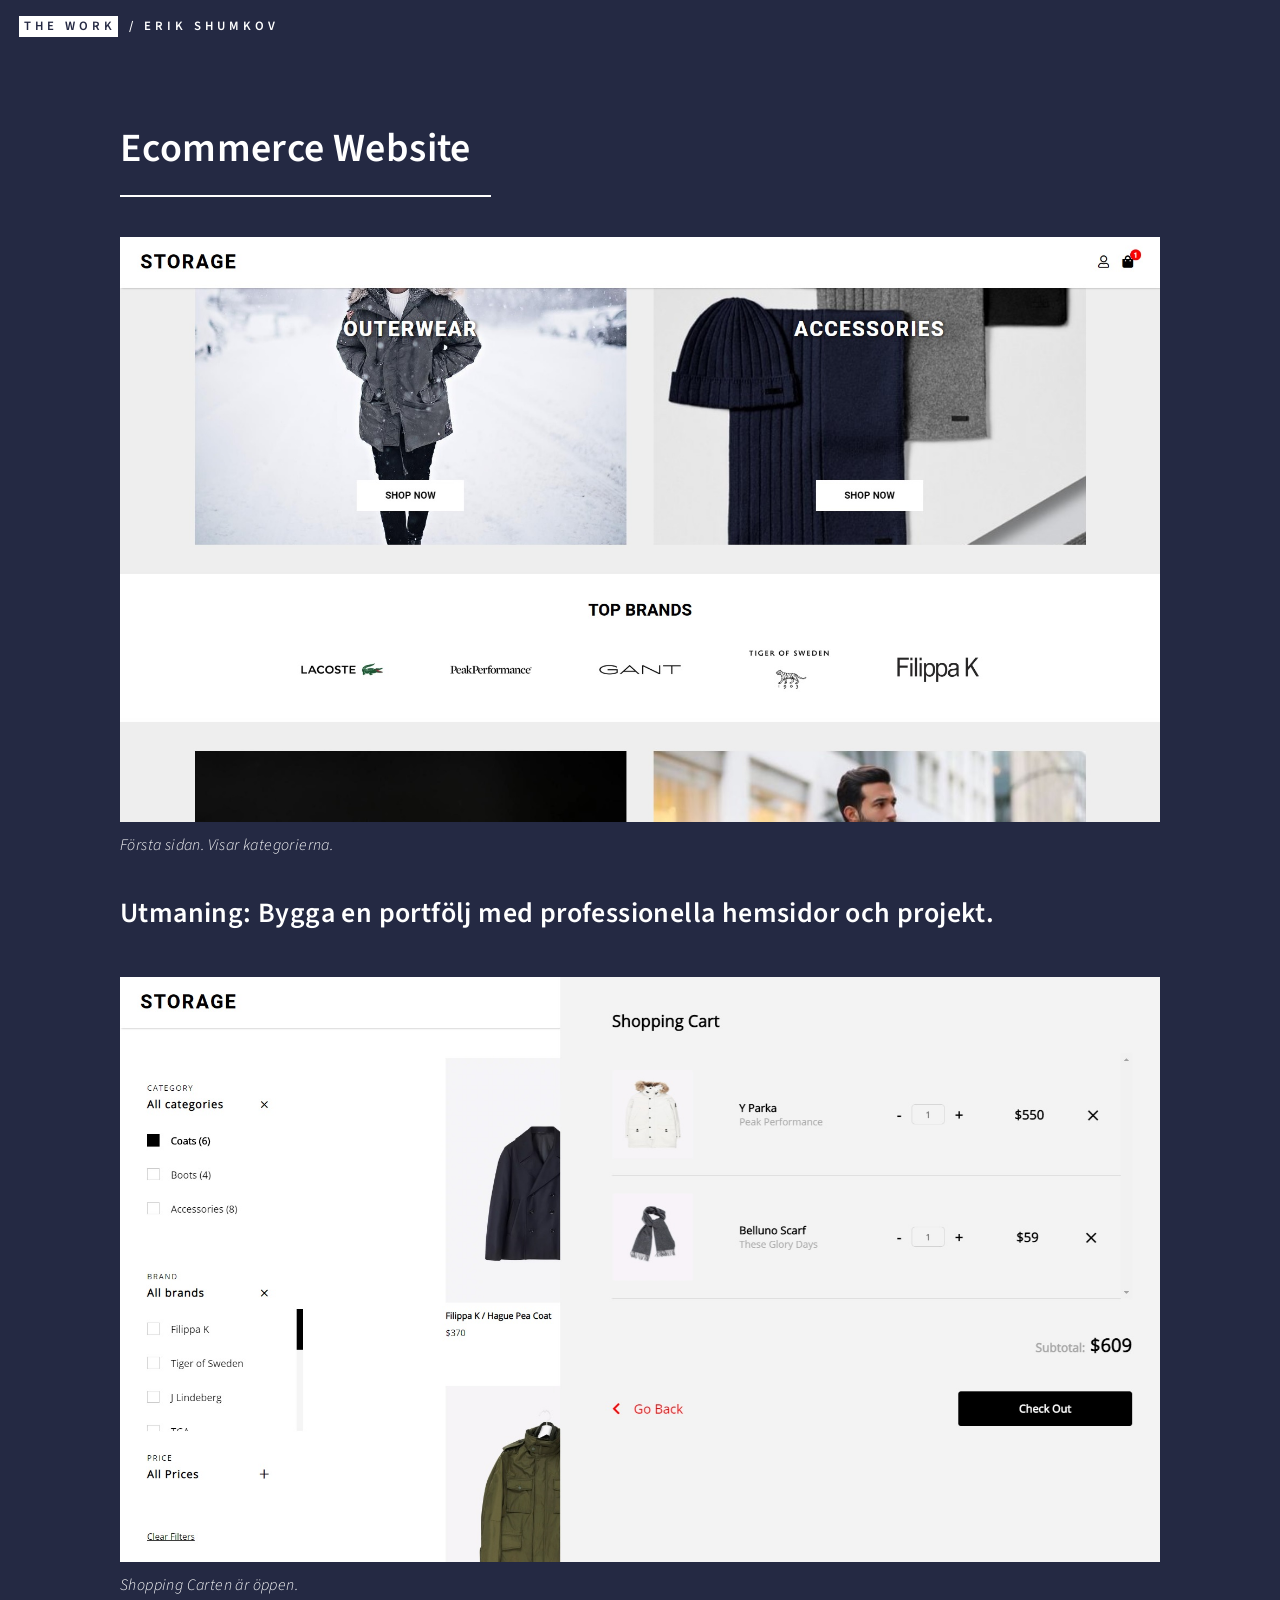
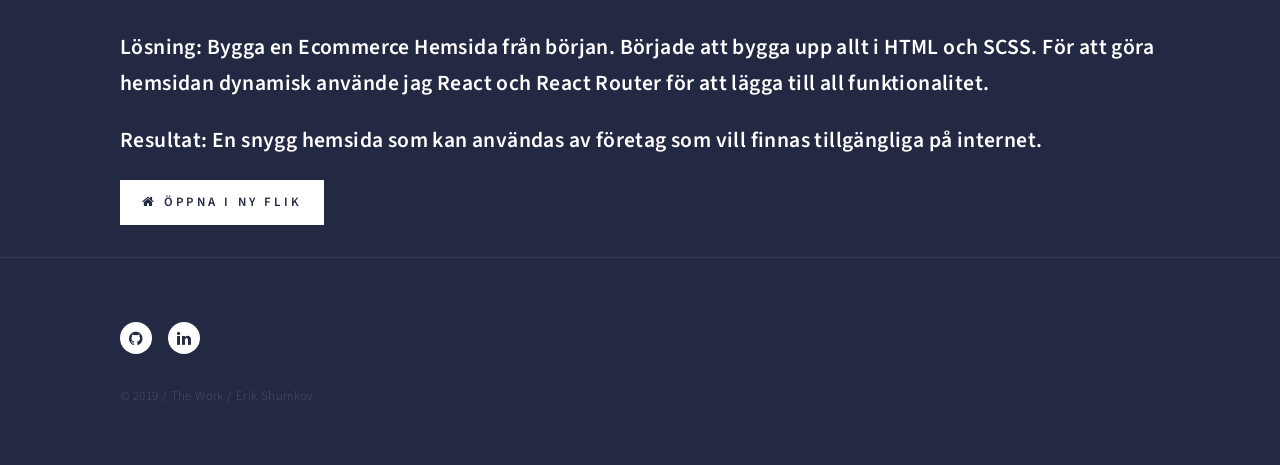
<file: ecommerce/index.html>
<!DOCTYPE html><html><head><meta charSet="utf-8"/><meta http-equiv="x-ua-compatible" content="ie=edge"/><meta name="viewport" content="width=device-width, initial-scale=1, shrink-to-fit=no"/><style data-href="/styles.df2d38a775e3e20389d5.css">@import url(https://fonts.googleapis.com/css?family=Source+Sans+Pro:300,300italic,600,600italic);
/*!
 *  Font Awesome 4.7.0 by @davegandy - http://fontawesome.io - @fontawesome
 *  License - http://fontawesome.io/license (Font: SIL OFL 1.1, CSS: MIT License)
 */@font-face{font-family:FontAwesome;src:url(/static/fontawesome-webfont-674f50d287a8c48dc19ba404d20fe713.eot);src:url(/static/fontawesome-webfont-674f50d287a8c48dc19ba404d20fe713.eot?#iefix&v=4.7.0) format("embedded-opentype"),url(/static/fontawesome-webfont-af7ae505a9eed503f8b8e6982036873e.woff2) format("woff2"),url(/static/fontawesome-webfont-fee66e712a8a08eef5805a46892932ad.woff) format("woff"),url(/static/fontawesome-webfont-b06871f281fee6b241d60582ae9369b9.ttf) format("truetype"),url(/static/fontawesome-webfont-acf3dcb7ff752b5296ca23ba2c7c2606.svg#fontawesomeregular) format("svg");font-weight:400;font-style:normal}.fa{display:inline-block;font:normal normal normal 14px/1 FontAwesome;font-size:inherit;text-rendering:auto;-webkit-font-smoothing:antialiased;-moz-osx-font-smoothing:grayscale}.fa-lg{font-size:1.33333333em;line-height:.75em;vertical-align:-15%}.fa-2x{font-size:2em}.fa-3x{font-size:3em}.fa-4x{font-size:4em}.fa-5x{font-size:5em}.fa-fw{width:1.28571429em;text-align:center}.fa-ul{padding-left:0;margin-left:2.14285714em;list-style-type:none}.fa-ul>li{position:relative}.fa-li{position:absolute;left:-2.14285714em;width:2.14285714em;top:.14285714em;text-align:center}.fa-li.fa-lg{left:-1.85714286em}.fa-border{padding:.2em .25em .15em;border:.08em solid #eee;border-radius:.1em}.fa-pull-left{float:left}.fa-pull-right{float:right}.fa.fa-pull-left{margin-right:.3em}.fa.fa-pull-right{margin-left:.3em}.pull-right{float:right}.pull-left{float:left}.fa.pull-left{margin-right:.3em}.fa.pull-right{margin-left:.3em}.fa-spin{-webkit-animation:fa-spin 2s linear infinite;animation:fa-spin 2s linear infinite}.fa-pulse{-webkit-animation:fa-spin 1s steps(8) infinite;animation:fa-spin 1s steps(8) infinite}@-webkit-keyframes fa-spin{0%{-webkit-transform:rotate(0deg);transform:rotate(0deg)}to{-webkit-transform:rotate(359deg);transform:rotate(359deg)}}@keyframes fa-spin{0%{-webkit-transform:rotate(0deg);transform:rotate(0deg)}to{-webkit-transform:rotate(359deg);transform:rotate(359deg)}}.fa-rotate-90{-ms-filter:"progid:DXImageTransform.Microsoft.BasicImage(rotation=1)";-webkit-transform:rotate(90deg);transform:rotate(90deg)}.fa-rotate-180{-ms-filter:"progid:DXImageTransform.Microsoft.BasicImage(rotation=2)";-webkit-transform:rotate(180deg);transform:rotate(180deg)}.fa-rotate-270{-ms-filter:"progid:DXImageTransform.Microsoft.BasicImage(rotation=3)";-webkit-transform:rotate(270deg);transform:rotate(270deg)}.fa-flip-horizontal{-ms-filter:"progid:DXImageTransform.Microsoft.BasicImage(rotation=0, mirror=1)";-webkit-transform:scaleX(-1);transform:scaleX(-1)}.fa-flip-vertical{-ms-filter:"progid:DXImageTransform.Microsoft.BasicImage(rotation=2, mirror=1)";-webkit-transform:scaleY(-1);transform:scaleY(-1)}:root .fa-flip-horizontal,:root .fa-flip-vertical,:root .fa-rotate-90,:root .fa-rotate-180,:root .fa-rotate-270{-webkit-filter:none;filter:none}.fa-stack{position:relative;display:inline-block;width:2em;height:2em;line-height:2em;vertical-align:middle}.fa-stack-1x,.fa-stack-2x{position:absolute;left:0;width:100%;text-align:center}.fa-stack-1x{line-height:inherit}.fa-stack-2x{font-size:2em}.fa-inverse{color:#fff}.fa-glass:before{content:"\F000"}.fa-music:before{content:"\F001"}.fa-search:before{content:"\F002"}.fa-envelope-o:before{content:"\F003"}.fa-heart:before{content:"\F004"}.fa-star:before{content:"\F005"}.fa-star-o:before{content:"\F006"}.fa-user:before{content:"\F007"}.fa-film:before{content:"\F008"}.fa-th-large:before{content:"\F009"}.fa-th:before{content:"\F00A"}.fa-th-list:before{content:"\F00B"}.fa-check:before{content:"\F00C"}.fa-close:before,.fa-remove:before,.fa-times:before{content:"\F00D"}.fa-search-plus:before{content:"\F00E"}.fa-search-minus:before{content:"\F010"}.fa-power-off:before{content:"\F011"}.fa-signal:before{content:"\F012"}.fa-cog:before,.fa-gear:before{content:"\F013"}.fa-trash-o:before{content:"\F014"}.fa-home:before{content:"\F015"}.fa-file-o:before{content:"\F016"}.fa-clock-o:before{content:"\F017"}.fa-road:before{content:"\F018"}.fa-download:before{content:"\F019"}.fa-arrow-circle-o-down:before{content:"\F01A"}.fa-arrow-circle-o-up:before{content:"\F01B"}.fa-inbox:before{content:"\F01C"}.fa-play-circle-o:before{content:"\F01D"}.fa-repeat:before,.fa-rotate-right:before{content:"\F01E"}.fa-refresh:before{content:"\F021"}.fa-list-alt:before{content:"\F022"}.fa-lock:before{content:"\F023"}.fa-flag:before{content:"\F024"}.fa-headphones:before{content:"\F025"}.fa-volume-off:before{content:"\F026"}.fa-volume-down:before{content:"\F027"}.fa-volume-up:before{content:"\F028"}.fa-qrcode:before{content:"\F029"}.fa-barcode:before{content:"\F02A"}.fa-tag:before{content:"\F02B"}.fa-tags:before{content:"\F02C"}.fa-book:before{content:"\F02D"}.fa-bookmark:before{content:"\F02E"}.fa-print:before{content:"\F02F"}.fa-camera:before{content:"\F030"}.fa-font:before{content:"\F031"}.fa-bold:before{content:"\F032"}.fa-italic:before{content:"\F033"}.fa-text-height:before{content:"\F034"}.fa-text-width:before{content:"\F035"}.fa-align-left:before{content:"\F036"}.fa-align-center:before{content:"\F037"}.fa-align-right:before{content:"\F038"}.fa-align-justify:before{content:"\F039"}.fa-list:before{content:"\F03A"}.fa-dedent:before,.fa-outdent:before{content:"\F03B"}.fa-indent:before{content:"\F03C"}.fa-video-camera:before{content:"\F03D"}.fa-image:before,.fa-photo:before,.fa-picture-o:before{content:"\F03E"}.fa-pencil:before{content:"\F040"}.fa-map-marker:before{content:"\F041"}.fa-adjust:before{content:"\F042"}.fa-tint:before{content:"\F043"}.fa-edit:before,.fa-pencil-square-o:before{content:"\F044"}.fa-share-square-o:before{content:"\F045"}.fa-check-square-o:before{content:"\F046"}.fa-arrows:before{content:"\F047"}.fa-step-backward:before{content:"\F048"}.fa-fast-backward:before{content:"\F049"}.fa-backward:before{content:"\F04A"}.fa-play:before{content:"\F04B"}.fa-pause:before{content:"\F04C"}.fa-stop:before{content:"\F04D"}.fa-forward:before{content:"\F04E"}.fa-fast-forward:before{content:"\F050"}.fa-step-forward:before{content:"\F051"}.fa-eject:before{content:"\F052"}.fa-chevron-left:before{content:"\F053"}.fa-chevron-right:before{content:"\F054"}.fa-plus-circle:before{content:"\F055"}.fa-minus-circle:before{content:"\F056"}.fa-times-circle:before{content:"\F057"}.fa-check-circle:before{content:"\F058"}.fa-question-circle:before{content:"\F059"}.fa-info-circle:before{content:"\F05A"}.fa-crosshairs:before{content:"\F05B"}.fa-times-circle-o:before{content:"\F05C"}.fa-check-circle-o:before{content:"\F05D"}.fa-ban:before{content:"\F05E"}.fa-arrow-left:before{content:"\F060"}.fa-arrow-right:before{content:"\F061"}.fa-arrow-up:before{content:"\F062"}.fa-arrow-down:before{content:"\F063"}.fa-mail-forward:before,.fa-share:before{content:"\F064"}.fa-expand:before{content:"\F065"}.fa-compress:before{content:"\F066"}.fa-plus:before{content:"\F067"}.fa-minus:before{content:"\F068"}.fa-asterisk:before{content:"\F069"}.fa-exclamation-circle:before{content:"\F06A"}.fa-gift:before{content:"\F06B"}.fa-leaf:before{content:"\F06C"}.fa-fire:before{content:"\F06D"}.fa-eye:before{content:"\F06E"}.fa-eye-slash:before{content:"\F070"}.fa-exclamation-triangle:before,.fa-warning:before{content:"\F071"}.fa-plane:before{content:"\F072"}.fa-calendar:before{content:"\F073"}.fa-random:before{content:"\F074"}.fa-comment:before{content:"\F075"}.fa-magnet:before{content:"\F076"}.fa-chevron-up:before{content:"\F077"}.fa-chevron-down:before{content:"\F078"}.fa-retweet:before{content:"\F079"}.fa-shopping-cart:before{content:"\F07A"}.fa-folder:before{content:"\F07B"}.fa-folder-open:before{content:"\F07C"}.fa-arrows-v:before{content:"\F07D"}.fa-arrows-h:before{content:"\F07E"}.fa-bar-chart-o:before,.fa-bar-chart:before{content:"\F080"}.fa-twitter-square:before{content:"\F081"}.fa-facebook-square:before{content:"\F082"}.fa-camera-retro:before{content:"\F083"}.fa-key:before{content:"\F084"}.fa-cogs:before,.fa-gears:before{content:"\F085"}.fa-comments:before{content:"\F086"}.fa-thumbs-o-up:before{content:"\F087"}.fa-thumbs-o-down:before{content:"\F088"}.fa-star-half:before{content:"\F089"}.fa-heart-o:before{content:"\F08A"}.fa-sign-out:before{content:"\F08B"}.fa-linkedin-square:before{content:"\F08C"}.fa-thumb-tack:before{content:"\F08D"}.fa-external-link:before{content:"\F08E"}.fa-sign-in:before{content:"\F090"}.fa-trophy:before{content:"\F091"}.fa-github-square:before{content:"\F092"}.fa-upload:before{content:"\F093"}.fa-lemon-o:before{content:"\F094"}.fa-phone:before{content:"\F095"}.fa-square-o:before{content:"\F096"}.fa-bookmark-o:before{content:"\F097"}.fa-phone-square:before{content:"\F098"}.fa-twitter:before{content:"\F099"}.fa-facebook-f:before,.fa-facebook:before{content:"\F09A"}.fa-github:before{content:"\F09B"}.fa-unlock:before{content:"\F09C"}.fa-credit-card:before{content:"\F09D"}.fa-feed:before,.fa-rss:before{content:"\F09E"}.fa-hdd-o:before{content:"\F0A0"}.fa-bullhorn:before{content:"\F0A1"}.fa-bell:before{content:"\F0F3"}.fa-certificate:before{content:"\F0A3"}.fa-hand-o-right:before{content:"\F0A4"}.fa-hand-o-left:before{content:"\F0A5"}.fa-hand-o-up:before{content:"\F0A6"}.fa-hand-o-down:before{content:"\F0A7"}.fa-arrow-circle-left:before{content:"\F0A8"}.fa-arrow-circle-right:before{content:"\F0A9"}.fa-arrow-circle-up:before{content:"\F0AA"}.fa-arrow-circle-down:before{content:"\F0AB"}.fa-globe:before{content:"\F0AC"}.fa-wrench:before{content:"\F0AD"}.fa-tasks:before{content:"\F0AE"}.fa-filter:before{content:"\F0B0"}.fa-briefcase:before{content:"\F0B1"}.fa-arrows-alt:before{content:"\F0B2"}.fa-group:before,.fa-users:before{content:"\F0C0"}.fa-chain:before,.fa-link:before{content:"\F0C1"}.fa-cloud:before{content:"\F0C2"}.fa-flask:before{content:"\F0C3"}.fa-cut:before,.fa-scissors:before{content:"\F0C4"}.fa-copy:before,.fa-files-o:before{content:"\F0C5"}.fa-paperclip:before{content:"\F0C6"}.fa-floppy-o:before,.fa-save:before{content:"\F0C7"}.fa-square:before{content:"\F0C8"}.fa-bars:before,.fa-navicon:before,.fa-reorder:before{content:"\F0C9"}.fa-list-ul:before{content:"\F0CA"}.fa-list-ol:before{content:"\F0CB"}.fa-strikethrough:before{content:"\F0CC"}.fa-underline:before{content:"\F0CD"}.fa-table:before{content:"\F0CE"}.fa-magic:before{content:"\F0D0"}.fa-truck:before{content:"\F0D1"}.fa-pinterest:before{content:"\F0D2"}.fa-pinterest-square:before{content:"\F0D3"}.fa-google-plus-square:before{content:"\F0D4"}.fa-google-plus:before{content:"\F0D5"}.fa-money:before{content:"\F0D6"}.fa-caret-down:before{content:"\F0D7"}.fa-caret-up:before{content:"\F0D8"}.fa-caret-left:before{content:"\F0D9"}.fa-caret-right:before{content:"\F0DA"}.fa-columns:before{content:"\F0DB"}.fa-sort:before,.fa-unsorted:before{content:"\F0DC"}.fa-sort-desc:before,.fa-sort-down:before{content:"\F0DD"}.fa-sort-asc:before,.fa-sort-up:before{content:"\F0DE"}.fa-envelope:before{content:"\F0E0"}.fa-linkedin:before{content:"\F0E1"}.fa-rotate-left:before,.fa-undo:before{content:"\F0E2"}.fa-gavel:before,.fa-legal:before{content:"\F0E3"}.fa-dashboard:before,.fa-tachometer:before{content:"\F0E4"}.fa-comment-o:before{content:"\F0E5"}.fa-comments-o:before{content:"\F0E6"}.fa-bolt:before,.fa-flash:before{content:"\F0E7"}.fa-sitemap:before{content:"\F0E8"}.fa-umbrella:before{content:"\F0E9"}.fa-clipboard:before,.fa-paste:before{content:"\F0EA"}.fa-lightbulb-o:before{content:"\F0EB"}.fa-exchange:before{content:"\F0EC"}.fa-cloud-download:before{content:"\F0ED"}.fa-cloud-upload:before{content:"\F0EE"}.fa-user-md:before{content:"\F0F0"}.fa-stethoscope:before{content:"\F0F1"}.fa-suitcase:before{content:"\F0F2"}.fa-bell-o:before{content:"\F0A2"}.fa-coffee:before{content:"\F0F4"}.fa-cutlery:before{content:"\F0F5"}.fa-file-text-o:before{content:"\F0F6"}.fa-building-o:before{content:"\F0F7"}.fa-hospital-o:before{content:"\F0F8"}.fa-ambulance:before{content:"\F0F9"}.fa-medkit:before{content:"\F0FA"}.fa-fighter-jet:before{content:"\F0FB"}.fa-beer:before{content:"\F0FC"}.fa-h-square:before{content:"\F0FD"}.fa-plus-square:before{content:"\F0FE"}.fa-angle-double-left:before{content:"\F100"}.fa-angle-double-right:before{content:"\F101"}.fa-angle-double-up:before{content:"\F102"}.fa-angle-double-down:before{content:"\F103"}.fa-angle-left:before{content:"\F104"}.fa-angle-right:before{content:"\F105"}.fa-angle-up:before{content:"\F106"}.fa-angle-down:before{content:"\F107"}.fa-desktop:before{content:"\F108"}.fa-laptop:before{content:"\F109"}.fa-tablet:before{content:"\F10A"}.fa-mobile-phone:before,.fa-mobile:before{content:"\F10B"}.fa-circle-o:before{content:"\F10C"}.fa-quote-left:before{content:"\F10D"}.fa-quote-right:before{content:"\F10E"}.fa-spinner:before{content:"\F110"}.fa-circle:before{content:"\F111"}.fa-mail-reply:before,.fa-reply:before{content:"\F112"}.fa-github-alt:before{content:"\F113"}.fa-folder-o:before{content:"\F114"}.fa-folder-open-o:before{content:"\F115"}.fa-smile-o:before{content:"\F118"}.fa-frown-o:before{content:"\F119"}.fa-meh-o:before{content:"\F11A"}.fa-gamepad:before{content:"\F11B"}.fa-keyboard-o:before{content:"\F11C"}.fa-flag-o:before{content:"\F11D"}.fa-flag-checkered:before{content:"\F11E"}.fa-terminal:before{content:"\F120"}.fa-code:before{content:"\F121"}.fa-mail-reply-all:before,.fa-reply-all:before{content:"\F122"}.fa-star-half-empty:before,.fa-star-half-full:before,.fa-star-half-o:before{content:"\F123"}.fa-location-arrow:before{content:"\F124"}.fa-crop:before{content:"\F125"}.fa-code-fork:before{content:"\F126"}.fa-chain-broken:before,.fa-unlink:before{content:"\F127"}.fa-question:before{content:"\F128"}.fa-info:before{content:"\F129"}.fa-exclamation:before{content:"\F12A"}.fa-superscript:before{content:"\F12B"}.fa-subscript:before{content:"\F12C"}.fa-eraser:before{content:"\F12D"}.fa-puzzle-piece:before{content:"\F12E"}.fa-microphone:before{content:"\F130"}.fa-microphone-slash:before{content:"\F131"}.fa-shield:before{content:"\F132"}.fa-calendar-o:before{content:"\F133"}.fa-fire-extinguisher:before{content:"\F134"}.fa-rocket:before{content:"\F135"}.fa-maxcdn:before{content:"\F136"}.fa-chevron-circle-left:before{content:"\F137"}.fa-chevron-circle-right:before{content:"\F138"}.fa-chevron-circle-up:before{content:"\F139"}.fa-chevron-circle-down:before{content:"\F13A"}.fa-html5:before{content:"\F13B"}.fa-css3:before{content:"\F13C"}.fa-anchor:before{content:"\F13D"}.fa-unlock-alt:before{content:"\F13E"}.fa-bullseye:before{content:"\F140"}.fa-ellipsis-h:before{content:"\F141"}.fa-ellipsis-v:before{content:"\F142"}.fa-rss-square:before{content:"\F143"}.fa-play-circle:before{content:"\F144"}.fa-ticket:before{content:"\F145"}.fa-minus-square:before{content:"\F146"}.fa-minus-square-o:before{content:"\F147"}.fa-level-up:before{content:"\F148"}.fa-level-down:before{content:"\F149"}.fa-check-square:before{content:"\F14A"}.fa-pencil-square:before{content:"\F14B"}.fa-external-link-square:before{content:"\F14C"}.fa-share-square:before{content:"\F14D"}.fa-compass:before{content:"\F14E"}.fa-caret-square-o-down:before,.fa-toggle-down:before{content:"\F150"}.fa-caret-square-o-up:before,.fa-toggle-up:before{content:"\F151"}.fa-caret-square-o-right:before,.fa-toggle-right:before{content:"\F152"}.fa-eur:before,.fa-euro:before{content:"\F153"}.fa-gbp:before{content:"\F154"}.fa-dollar:before,.fa-usd:before{content:"\F155"}.fa-inr:before,.fa-rupee:before{content:"\F156"}.fa-cny:before,.fa-jpy:before,.fa-rmb:before,.fa-yen:before{content:"\F157"}.fa-rouble:before,.fa-rub:before,.fa-ruble:before{content:"\F158"}.fa-krw:before,.fa-won:before{content:"\F159"}.fa-bitcoin:before,.fa-btc:before{content:"\F15A"}.fa-file:before{content:"\F15B"}.fa-file-text:before{content:"\F15C"}.fa-sort-alpha-asc:before{content:"\F15D"}.fa-sort-alpha-desc:before{content:"\F15E"}.fa-sort-amount-asc:before{content:"\F160"}.fa-sort-amount-desc:before{content:"\F161"}.fa-sort-numeric-asc:before{content:"\F162"}.fa-sort-numeric-desc:before{content:"\F163"}.fa-thumbs-up:before{content:"\F164"}.fa-thumbs-down:before{content:"\F165"}.fa-youtube-square:before{content:"\F166"}.fa-youtube:before{content:"\F167"}.fa-xing:before{content:"\F168"}.fa-xing-square:before{content:"\F169"}.fa-youtube-play:before{content:"\F16A"}.fa-dropbox:before{content:"\F16B"}.fa-stack-overflow:before{content:"\F16C"}.fa-instagram:before{content:"\F16D"}.fa-flickr:before{content:"\F16E"}.fa-adn:before{content:"\F170"}.fa-bitbucket:before{content:"\F171"}.fa-bitbucket-square:before{content:"\F172"}.fa-tumblr:before{content:"\F173"}.fa-tumblr-square:before{content:"\F174"}.fa-long-arrow-down:before{content:"\F175"}.fa-long-arrow-up:before{content:"\F176"}.fa-long-arrow-left:before{content:"\F177"}.fa-long-arrow-right:before{content:"\F178"}.fa-apple:before{content:"\F179"}.fa-windows:before{content:"\F17A"}.fa-android:before{content:"\F17B"}.fa-linux:before{content:"\F17C"}.fa-dribbble:before{content:"\F17D"}.fa-skype:before{content:"\F17E"}.fa-foursquare:before{content:"\F180"}.fa-trello:before{content:"\F181"}.fa-female:before{content:"\F182"}.fa-male:before{content:"\F183"}.fa-gittip:before,.fa-gratipay:before{content:"\F184"}.fa-sun-o:before{content:"\F185"}.fa-moon-o:before{content:"\F186"}.fa-archive:before{content:"\F187"}.fa-bug:before{content:"\F188"}.fa-vk:before{content:"\F189"}.fa-weibo:before{content:"\F18A"}.fa-renren:before{content:"\F18B"}.fa-pagelines:before{content:"\F18C"}.fa-stack-exchange:before{content:"\F18D"}.fa-arrow-circle-o-right:before{content:"\F18E"}.fa-arrow-circle-o-left:before{content:"\F190"}.fa-caret-square-o-left:before,.fa-toggle-left:before{content:"\F191"}.fa-dot-circle-o:before{content:"\F192"}.fa-wheelchair:before{content:"\F193"}.fa-vimeo-square:before{content:"\F194"}.fa-try:before,.fa-turkish-lira:before{content:"\F195"}.fa-plus-square-o:before{content:"\F196"}.fa-space-shuttle:before{content:"\F197"}.fa-slack:before{content:"\F198"}.fa-envelope-square:before{content:"\F199"}.fa-wordpress:before{content:"\F19A"}.fa-openid:before{content:"\F19B"}.fa-bank:before,.fa-institution:before,.fa-university:before{content:"\F19C"}.fa-graduation-cap:before,.fa-mortar-board:before{content:"\F19D"}.fa-yahoo:before{content:"\F19E"}.fa-google:before{content:"\F1A0"}.fa-reddit:before{content:"\F1A1"}.fa-reddit-square:before{content:"\F1A2"}.fa-stumbleupon-circle:before{content:"\F1A3"}.fa-stumbleupon:before{content:"\F1A4"}.fa-delicious:before{content:"\F1A5"}.fa-digg:before{content:"\F1A6"}.fa-pied-piper-pp:before{content:"\F1A7"}.fa-pied-piper-alt:before{content:"\F1A8"}.fa-drupal:before{content:"\F1A9"}.fa-joomla:before{content:"\F1AA"}.fa-language:before{content:"\F1AB"}.fa-fax:before{content:"\F1AC"}.fa-building:before{content:"\F1AD"}.fa-child:before{content:"\F1AE"}.fa-paw:before{content:"\F1B0"}.fa-spoon:before{content:"\F1B1"}.fa-cube:before{content:"\F1B2"}.fa-cubes:before{content:"\F1B3"}.fa-behance:before{content:"\F1B4"}.fa-behance-square:before{content:"\F1B5"}.fa-steam:before{content:"\F1B6"}.fa-steam-square:before{content:"\F1B7"}.fa-recycle:before{content:"\F1B8"}.fa-automobile:before,.fa-car:before{content:"\F1B9"}.fa-cab:before,.fa-taxi:before{content:"\F1BA"}.fa-tree:before{content:"\F1BB"}.fa-spotify:before{content:"\F1BC"}.fa-deviantart:before{content:"\F1BD"}.fa-soundcloud:before{content:"\F1BE"}.fa-database:before{content:"\F1C0"}.fa-file-pdf-o:before{content:"\F1C1"}.fa-file-word-o:before{content:"\F1C2"}.fa-file-excel-o:before{content:"\F1C3"}.fa-file-powerpoint-o:before{content:"\F1C4"}.fa-file-image-o:before,.fa-file-photo-o:before,.fa-file-picture-o:before{content:"\F1C5"}.fa-file-archive-o:before,.fa-file-zip-o:before{content:"\F1C6"}.fa-file-audio-o:before,.fa-file-sound-o:before{content:"\F1C7"}.fa-file-movie-o:before,.fa-file-video-o:before{content:"\F1C8"}.fa-file-code-o:before{content:"\F1C9"}.fa-vine:before{content:"\F1CA"}.fa-codepen:before{content:"\F1CB"}.fa-jsfiddle:before{content:"\F1CC"}.fa-life-bouy:before,.fa-life-buoy:before,.fa-life-ring:before,.fa-life-saver:before,.fa-support:before{content:"\F1CD"}.fa-circle-o-notch:before{content:"\F1CE"}.fa-ra:before,.fa-rebel:before,.fa-resistance:before{content:"\F1D0"}.fa-empire:before,.fa-ge:before{content:"\F1D1"}.fa-git-square:before{content:"\F1D2"}.fa-git:before{content:"\F1D3"}.fa-hacker-news:before,.fa-y-combinator-square:before,.fa-yc-square:before{content:"\F1D4"}.fa-tencent-weibo:before{content:"\F1D5"}.fa-qq:before{content:"\F1D6"}.fa-wechat:before,.fa-weixin:before{content:"\F1D7"}.fa-paper-plane:before,.fa-send:before{content:"\F1D8"}.fa-paper-plane-o:before,.fa-send-o:before{content:"\F1D9"}.fa-history:before{content:"\F1DA"}.fa-circle-thin:before{content:"\F1DB"}.fa-header:before{content:"\F1DC"}.fa-paragraph:before{content:"\F1DD"}.fa-sliders:before{content:"\F1DE"}.fa-share-alt:before{content:"\F1E0"}.fa-share-alt-square:before{content:"\F1E1"}.fa-bomb:before{content:"\F1E2"}.fa-futbol-o:before,.fa-soccer-ball-o:before{content:"\F1E3"}.fa-tty:before{content:"\F1E4"}.fa-binoculars:before{content:"\F1E5"}.fa-plug:before{content:"\F1E6"}.fa-slideshare:before{content:"\F1E7"}.fa-twitch:before{content:"\F1E8"}.fa-yelp:before{content:"\F1E9"}.fa-newspaper-o:before{content:"\F1EA"}.fa-wifi:before{content:"\F1EB"}.fa-calculator:before{content:"\F1EC"}.fa-paypal:before{content:"\F1ED"}.fa-google-wallet:before{content:"\F1EE"}.fa-cc-visa:before{content:"\F1F0"}.fa-cc-mastercard:before{content:"\F1F1"}.fa-cc-discover:before{content:"\F1F2"}.fa-cc-amex:before{content:"\F1F3"}.fa-cc-paypal:before{content:"\F1F4"}.fa-cc-stripe:before{content:"\F1F5"}.fa-bell-slash:before{content:"\F1F6"}.fa-bell-slash-o:before{content:"\F1F7"}.fa-trash:before{content:"\F1F8"}.fa-copyright:before{content:"\F1F9"}.fa-at:before{content:"\F1FA"}.fa-eyedropper:before{content:"\F1FB"}.fa-paint-brush:before{content:"\F1FC"}.fa-birthday-cake:before{content:"\F1FD"}.fa-area-chart:before{content:"\F1FE"}.fa-pie-chart:before{content:"\F200"}.fa-line-chart:before{content:"\F201"}.fa-lastfm:before{content:"\F202"}.fa-lastfm-square:before{content:"\F203"}.fa-toggle-off:before{content:"\F204"}.fa-toggle-on:before{content:"\F205"}.fa-bicycle:before{content:"\F206"}.fa-bus:before{content:"\F207"}.fa-ioxhost:before{content:"\F208"}.fa-angellist:before{content:"\F209"}.fa-cc:before{content:"\F20A"}.fa-ils:before,.fa-shekel:before,.fa-sheqel:before{content:"\F20B"}.fa-meanpath:before{content:"\F20C"}.fa-buysellads:before{content:"\F20D"}.fa-connectdevelop:before{content:"\F20E"}.fa-dashcube:before{content:"\F210"}.fa-forumbee:before{content:"\F211"}.fa-leanpub:before{content:"\F212"}.fa-sellsy:before{content:"\F213"}.fa-shirtsinbulk:before{content:"\F214"}.fa-simplybuilt:before{content:"\F215"}.fa-skyatlas:before{content:"\F216"}.fa-cart-plus:before{content:"\F217"}.fa-cart-arrow-down:before{content:"\F218"}.fa-diamond:before{content:"\F219"}.fa-ship:before{content:"\F21A"}.fa-user-secret:before{content:"\F21B"}.fa-motorcycle:before{content:"\F21C"}.fa-street-view:before{content:"\F21D"}.fa-heartbeat:before{content:"\F21E"}.fa-venus:before{content:"\F221"}.fa-mars:before{content:"\F222"}.fa-mercury:before{content:"\F223"}.fa-intersex:before,.fa-transgender:before{content:"\F224"}.fa-transgender-alt:before{content:"\F225"}.fa-venus-double:before{content:"\F226"}.fa-mars-double:before{content:"\F227"}.fa-venus-mars:before{content:"\F228"}.fa-mars-stroke:before{content:"\F229"}.fa-mars-stroke-v:before{content:"\F22A"}.fa-mars-stroke-h:before{content:"\F22B"}.fa-neuter:before{content:"\F22C"}.fa-genderless:before{content:"\F22D"}.fa-facebook-official:before{content:"\F230"}.fa-pinterest-p:before{content:"\F231"}.fa-whatsapp:before{content:"\F232"}.fa-server:before{content:"\F233"}.fa-user-plus:before{content:"\F234"}.fa-user-times:before{content:"\F235"}.fa-bed:before,.fa-hotel:before{content:"\F236"}.fa-viacoin:before{content:"\F237"}.fa-train:before{content:"\F238"}.fa-subway:before{content:"\F239"}.fa-medium:before{content:"\F23A"}.fa-y-combinator:before,.fa-yc:before{content:"\F23B"}.fa-optin-monster:before{content:"\F23C"}.fa-opencart:before{content:"\F23D"}.fa-expeditedssl:before{content:"\F23E"}.fa-battery-4:before,.fa-battery-full:before,.fa-battery:before{content:"\F240"}.fa-battery-3:before,.fa-battery-three-quarters:before{content:"\F241"}.fa-battery-2:before,.fa-battery-half:before{content:"\F242"}.fa-battery-1:before,.fa-battery-quarter:before{content:"\F243"}.fa-battery-0:before,.fa-battery-empty:before{content:"\F244"}.fa-mouse-pointer:before{content:"\F245"}.fa-i-cursor:before{content:"\F246"}.fa-object-group:before{content:"\F247"}.fa-object-ungroup:before{content:"\F248"}.fa-sticky-note:before{content:"\F249"}.fa-sticky-note-o:before{content:"\F24A"}.fa-cc-jcb:before{content:"\F24B"}.fa-cc-diners-club:before{content:"\F24C"}.fa-clone:before{content:"\F24D"}.fa-balance-scale:before{content:"\F24E"}.fa-hourglass-o:before{content:"\F250"}.fa-hourglass-1:before,.fa-hourglass-start:before{content:"\F251"}.fa-hourglass-2:before,.fa-hourglass-half:before{content:"\F252"}.fa-hourglass-3:before,.fa-hourglass-end:before{content:"\F253"}.fa-hourglass:before{content:"\F254"}.fa-hand-grab-o:before,.fa-hand-rock-o:before{content:"\F255"}.fa-hand-paper-o:before,.fa-hand-stop-o:before{content:"\F256"}.fa-hand-scissors-o:before{content:"\F257"}.fa-hand-lizard-o:before{content:"\F258"}.fa-hand-spock-o:before{content:"\F259"}.fa-hand-pointer-o:before{content:"\F25A"}.fa-hand-peace-o:before{content:"\F25B"}.fa-trademark:before{content:"\F25C"}.fa-registered:before{content:"\F25D"}.fa-creative-commons:before{content:"\F25E"}.fa-gg:before{content:"\F260"}.fa-gg-circle:before{content:"\F261"}.fa-tripadvisor:before{content:"\F262"}.fa-odnoklassniki:before{content:"\F263"}.fa-odnoklassniki-square:before{content:"\F264"}.fa-get-pocket:before{content:"\F265"}.fa-wikipedia-w:before{content:"\F266"}.fa-safari:before{content:"\F267"}.fa-chrome:before{content:"\F268"}.fa-firefox:before{content:"\F269"}.fa-opera:before{content:"\F26A"}.fa-internet-explorer:before{content:"\F26B"}.fa-television:before,.fa-tv:before{content:"\F26C"}.fa-contao:before{content:"\F26D"}.fa-500px:before{content:"\F26E"}.fa-amazon:before{content:"\F270"}.fa-calendar-plus-o:before{content:"\F271"}.fa-calendar-minus-o:before{content:"\F272"}.fa-calendar-times-o:before{content:"\F273"}.fa-calendar-check-o:before{content:"\F274"}.fa-industry:before{content:"\F275"}.fa-map-pin:before{content:"\F276"}.fa-map-signs:before{content:"\F277"}.fa-map-o:before{content:"\F278"}.fa-map:before{content:"\F279"}.fa-commenting:before{content:"\F27A"}.fa-commenting-o:before{content:"\F27B"}.fa-houzz:before{content:"\F27C"}.fa-vimeo:before{content:"\F27D"}.fa-black-tie:before{content:"\F27E"}.fa-fonticons:before{content:"\F280"}.fa-reddit-alien:before{content:"\F281"}.fa-edge:before{content:"\F282"}.fa-credit-card-alt:before{content:"\F283"}.fa-codiepie:before{content:"\F284"}.fa-modx:before{content:"\F285"}.fa-fort-awesome:before{content:"\F286"}.fa-usb:before{content:"\F287"}.fa-product-hunt:before{content:"\F288"}.fa-mixcloud:before{content:"\F289"}.fa-scribd:before{content:"\F28A"}.fa-pause-circle:before{content:"\F28B"}.fa-pause-circle-o:before{content:"\F28C"}.fa-stop-circle:before{content:"\F28D"}.fa-stop-circle-o:before{content:"\F28E"}.fa-shopping-bag:before{content:"\F290"}.fa-shopping-basket:before{content:"\F291"}.fa-hashtag:before{content:"\F292"}.fa-bluetooth:before{content:"\F293"}.fa-bluetooth-b:before{content:"\F294"}.fa-percent:before{content:"\F295"}.fa-gitlab:before{content:"\F296"}.fa-wpbeginner:before{content:"\F297"}.fa-wpforms:before{content:"\F298"}.fa-envira:before{content:"\F299"}.fa-universal-access:before{content:"\F29A"}.fa-wheelchair-alt:before{content:"\F29B"}.fa-question-circle-o:before{content:"\F29C"}.fa-blind:before{content:"\F29D"}.fa-audio-description:before{content:"\F29E"}.fa-volume-control-phone:before{content:"\F2A0"}.fa-braille:before{content:"\F2A1"}.fa-assistive-listening-systems:before{content:"\F2A2"}.fa-american-sign-language-interpreting:before,.fa-asl-interpreting:before{content:"\F2A3"}.fa-deaf:before,.fa-deafness:before,.fa-hard-of-hearing:before{content:"\F2A4"}.fa-glide:before{content:"\F2A5"}.fa-glide-g:before{content:"\F2A6"}.fa-sign-language:before,.fa-signing:before{content:"\F2A7"}.fa-low-vision:before{content:"\F2A8"}.fa-viadeo:before{content:"\F2A9"}.fa-viadeo-square:before{content:"\F2AA"}.fa-snapchat:before{content:"\F2AB"}.fa-snapchat-ghost:before{content:"\F2AC"}.fa-snapchat-square:before{content:"\F2AD"}.fa-pied-piper:before{content:"\F2AE"}.fa-first-order:before{content:"\F2B0"}.fa-yoast:before{content:"\F2B1"}.fa-themeisle:before{content:"\F2B2"}.fa-google-plus-circle:before,.fa-google-plus-official:before{content:"\F2B3"}.fa-fa:before,.fa-font-awesome:before{content:"\F2B4"}.fa-handshake-o:before{content:"\F2B5"}.fa-envelope-open:before{content:"\F2B6"}.fa-envelope-open-o:before{content:"\F2B7"}.fa-linode:before{content:"\F2B8"}.fa-address-book:before{content:"\F2B9"}.fa-address-book-o:before{content:"\F2BA"}.fa-address-card:before,.fa-vcard:before{content:"\F2BB"}.fa-address-card-o:before,.fa-vcard-o:before{content:"\F2BC"}.fa-user-circle:before{content:"\F2BD"}.fa-user-circle-o:before{content:"\F2BE"}.fa-user-o:before{content:"\F2C0"}.fa-id-badge:before{content:"\F2C1"}.fa-drivers-license:before,.fa-id-card:before{content:"\F2C2"}.fa-drivers-license-o:before,.fa-id-card-o:before{content:"\F2C3"}.fa-quora:before{content:"\F2C4"}.fa-free-code-camp:before{content:"\F2C5"}.fa-telegram:before{content:"\F2C6"}.fa-thermometer-4:before,.fa-thermometer-full:before,.fa-thermometer:before{content:"\F2C7"}.fa-thermometer-3:before,.fa-thermometer-three-quarters:before{content:"\F2C8"}.fa-thermometer-2:before,.fa-thermometer-half:before{content:"\F2C9"}.fa-thermometer-1:before,.fa-thermometer-quarter:before{content:"\F2CA"}.fa-thermometer-0:before,.fa-thermometer-empty:before{content:"\F2CB"}.fa-shower:before{content:"\F2CC"}.fa-bath:before,.fa-bathtub:before,.fa-s15:before{content:"\F2CD"}.fa-podcast:before{content:"\F2CE"}.fa-window-maximize:before{content:"\F2D0"}.fa-window-minimize:before{content:"\F2D1"}.fa-window-restore:before{content:"\F2D2"}.fa-times-rectangle:before,.fa-window-close:before{content:"\F2D3"}.fa-times-rectangle-o:before,.fa-window-close-o:before{content:"\F2D4"}.fa-bandcamp:before{content:"\F2D5"}.fa-grav:before{content:"\F2D6"}.fa-etsy:before{content:"\F2D7"}.fa-imdb:before{content:"\F2D8"}.fa-ravelry:before{content:"\F2D9"}.fa-eercast:before{content:"\F2DA"}.fa-microchip:before{content:"\F2DB"}.fa-snowflake-o:before{content:"\F2DC"}.fa-superpowers:before{content:"\F2DD"}.fa-wpexplorer:before{content:"\F2DE"}.fa-meetup:before{content:"\F2E0"}.sr-only{position:absolute;width:1px;height:1px;padding:0;margin:-1px;overflow:hidden;clip:rect(0,0,0,0);border:0}.sr-only-focusable:active,.sr-only-focusable:focus{position:static;width:auto;height:auto;margin:0;overflow:visible;clip:auto}.mb-5{margin-bottom:2em}@media screen and (min-width:981px){.grid-wrapper{display:grid;grid-gap:0 2.25em;grid-template-columns:repeat(12,1fr);margin:0 auto;width:100%}.col-1{grid-column:span 1}.col-2{grid-column:span 2}.col-3{grid-column:span 3}.col-4{grid-column:span 4}.col-5{grid-column:span 5}.col-6{grid-column:span 6}.col-7{grid-column:span 7}.col-8{grid-column:span 8}.col-9{grid-column:span 9}.col-10{grid-column:span 10}.col-11{grid-column:span 11}.col-12{grid-column:span 12}}a,abbr,acronym,address,applet,article,aside,audio,b,big,blockquote,body,canvas,caption,center,cite,code,dd,del,details,dfn,div,dl,dt,em,embed,fieldset,figcaption,figure,footer,form,h1,h2,h3,h4,h5,h6,header,hgroup,html,i,iframe,img,ins,kbd,label,legend,li,mark,menu,nav,object,ol,output,p,pre,q,ruby,s,samp,section,small,span,strike,strong,sub,summary,sup,table,tbody,td,tfoot,th,thead,time,tr,tt,u,ul,var,video{margin:0;padding:0;border:0;font-size:100%;font:inherit;vertical-align:baseline}article,aside,details,figcaption,figure,footer,header,hgroup,menu,nav,section{display:block}body{line-height:1}ol,ul{list-style:none}blockquote,q{quotes:none}blockquote:after,blockquote:before,q:after,q:before{content:"";content:none}table{border-collapse:collapse;border-spacing:0}body{-webkit-text-size-adjust:none}*,:after,:before{box-sizing:border-box}@-ms-viewport{width:device-width}body{-ms-overflow-style:scrollbar}@media screen and (max-width:480px){body,html{min-width:320px}}body{background:#242943}body.is-loading *,body.is-loading :after,body.is-loading :before{-webkit-animation:none!important;animation:none!important;-webkit-transition:none!important;transition:none!important}body,input,select,textarea{color:#fff;font-family:Source Sans Pro,Helvetica,sans-serif;font-size:17pt;font-weight:300;letter-spacing:.025em;line-height:1.65}@media screen and (max-width:1680px){body,input,select,textarea{font-size:14pt}}@media screen and (max-width:1280px){body,input,select,textarea{font-size:12pt}}@media screen and (max-width:360px){body,input,select,textarea{font-size:11pt}}a{-webkit-transition:color .2s ease-in-out,border-bottom-color .2s ease-in-out;transition:color .2s ease-in-out,border-bottom-color .2s ease-in-out;border-bottom:1px dotted;color:inherit;text-decoration:none}a:hover{border-bottom-color:transparent;color:#9bf1ff!important}a:active{color:#53e3fb!important}b,strong{color:#fff;font-weight:600}em,i{font-style:italic}p{margin:0 0 2em}h1,h2,h3,h4,h5,h6{color:#fff;font-weight:600;line-height:1.65;margin:0 0 1em}h1 a,h2 a,h3 a,h4 a,h5 a,h6 a{color:inherit;border-bottom:0}h1{font-size:2.5em}h2{font-size:1.75em}h3{font-size:1.35em}h4{font-size:1.1em}h5{font-size:.9em}h6{font-size:.7em}@media screen and (max-width:736px){h1{font-size:2em}h2{font-size:1.5em}h3{font-size:1.25em}}sub{top:.5em}sub,sup{font-size:.8em;position:relative}sup{top:-.5em}blockquote{border-left:4px solid rgba(212,212,255,.1);font-style:italic;margin:0 0 2em;padding:.5em 0 .5em 2em}code{background:rgba(212,212,255,.035);margin:0 .25em;padding:.25em .65em}code,pre{font-family:Courier New,monospace;font-size:.9em}pre{-webkit-overflow-scrolling:touch;margin:0 0 2em}pre code{display:block;line-height:1.75;padding:1em 1.5em;overflow-x:auto}hr{border:0;border-bottom:1px solid rgba(212,212,255,.1);margin:2em 0}hr.major{margin:3em 0}.align-left{text-align:left}.align-center{text-align:center}.align-right{text-align:right}.intro-hi,.intro-pres{font-weight:100;max-width:750px}article.special,section.special{text-align:center}header.major{width:-webkit-max-content;width:-ms-max-content;width:max-content;margin-bottom:2em}header.major>:first-child{margin-bottom:0;width:calc(100% + .5em)}header.major>:first-child:after{content:"";background-color:#fff;display:block;height:2px;margin:.325em 0 .5em;width:100%}header.major>p{font-size:.7em;font-weight:600;letter-spacing:.25em;margin-bottom:0;text-transform:uppercase}body.is-ie header.major>:first-child:after{max-width:9em}body.is-ie header.major>h1:after{max-width:100%!important}@media screen and (max-width:736px){header.major>p br{display:none}}form,form .field{margin:0 0 2em}form .field.half{width:50%;float:left;padding:0 0 0 1em}form .field.half.first{padding:0 1em 0 0}form>.actions{margin:2.5em 0 0!important}@media screen and (max-width:736px){form .field{margin:0 0 1.5em}form .field.half{padding:0 0 0 .75em}form .field.half.first{padding:0 .75em 0 0}form>.actions{margin:2em 0 0!important}}@media screen and (max-width:480px){form .field.half{width:100%;float:none;padding:0}form .field.half.first{padding:0}}label{color:#fff;display:block;font-size:.8em;font-weight:600;letter-spacing:.25em;margin:0 0 1em;text-transform:uppercase}input[type=email],input[type=password],input[type=search],input[type=tel],input[type=text],input[type=url],select,textarea{-moz-appearance:none;-webkit-appearance:none;-ms-appearance:none;appearance:none;background:rgba(212,212,255,.035);border:none;border-radius:0;color:inherit;display:block;outline:0;padding:0 1em;text-decoration:none;width:100%;resize:vertical}input[type=email]:invalid,input[type=password]:invalid,input[type=search]:invalid,input[type=tel]:invalid,input[type=text]:invalid,input[type=url]:invalid,select:invalid,textarea:invalid{box-shadow:none}input[type=email]:focus,input[type=password]:focus,input[type=search]:focus,input[type=tel]:focus,input[type=text]:focus,input[type=url]:focus,select:focus,textarea:focus{border-color:#9bf1ff;box-shadow:0 0 0 2px #9bf1ff}.select-wrapper{text-decoration:none;display:block;position:relative}.select-wrapper:before{-moz-osx-font-smoothing:grayscale;-webkit-font-smoothing:antialiased;font-family:FontAwesome;font-style:normal;font-weight:400;text-transform:none!important;color:rgba(212,212,255,.1);content:"\F078";display:block;height:2.75em;line-height:2.75em;pointer-events:none;position:absolute;right:0;text-align:center;top:0;width:2.75em}.select-wrapper select::-ms-expand{display:none}input[type=email],input[type=password],input[type=search],input[type=tel],input[type=text],input[type=url],select{height:2.75em}textarea{padding:.75em 1em}input[type=checkbox],input[type=radio]{-moz-appearance:none;-webkit-appearance:none;-ms-appearance:none;appearance:none;display:block;float:left;margin-right:-2em;opacity:0;width:1em;z-index:-1}input[type=checkbox]+label,input[type=radio]+label{text-decoration:none;color:#fff;cursor:pointer;display:inline-block;font-weight:300;padding-left:2.65em;padding-right:.75em;position:relative}input[type=checkbox]+label:before,input[type=radio]+label:before{-moz-osx-font-smoothing:grayscale;-webkit-font-smoothing:antialiased;font-family:FontAwesome;font-style:normal;font-weight:400;text-transform:none!important;background:rgba(212,212,255,.035);content:"";display:inline-block;height:1.65em;left:0;letter-spacing:0;line-height:1.58125em;position:absolute;text-align:center;top:0;width:1.65em}input[type=checkbox]:checked+label:before,input[type=radio]:checked+label:before{background:#fff;border-color:#9bf1ff;content:"\F00C";color:#242943}input[type=checkbox]:focus+label:before,input[type=radio]:focus+label:before{box-shadow:0 0 0 2px #9bf1ff}input[type=radio]+label:before{border-radius:100%}::-webkit-input-placeholder{color:rgba(244,244,255,.2)!important;opacity:1}:-moz-placeholder,::-moz-placeholder{color:rgba(244,244,255,.2)!important;opacity:1}:-ms-input-placeholder{color:rgba(244,244,255,.2)!important;opacity:1}.formerize-placeholder{color:rgba(244,244,255,.2)!important;opacity:1}.box{border:1px solid rgba(212,212,255,.1);margin-bottom:2em;padding:1.5em}.box>:last-child,.box>:last-child>:last-child,.box>:last-child>:last-child>:last-child{margin-bottom:0}.box.alt{border:0;border-radius:0;padding:0}.icon{text-decoration:none;border-bottom:none;position:relative}.icon:before{-moz-osx-font-smoothing:grayscale;-webkit-font-smoothing:antialiased;font-family:FontAwesome;font-style:normal;font-weight:400;text-transform:none!important}.icon>.label{display:none}.icon.alt:before{background-color:#fff;border-radius:100%;color:#242943;display:inline-block;height:2em;line-height:2em;text-align:center;width:2em}a.icon.alt:before{-webkit-transition:background-color .2s ease-in-out;transition:background-color .2s ease-in-out}a.icon.alt:hover:before{background-color:#6fc3df}a.icon.alt:active:before{background-color:#37a6cb}.image{border:0;display:inline-block;position:relative}.image img{display:block}.image.left,.image.right{max-width:30%}.image.left img,.image.right img{width:100%}.image.left{float:left;margin:0 1.5em 1.25em 0;top:.25em}.image.right{float:right;margin:0 0 1.25em 1.5em;top:.25em}.image.fit{display:block;margin:0 0 2em;width:100%}.image.fit img{width:100%}.image.main{display:block;margin:2.5em 0;width:100%}.image.main img{width:100%}@media screen and (max-width:736px){.image.main{margin:1.5em 0}}ol{list-style:decimal;margin:0 0 2em;padding-left:1.25em}ol li{padding-left:.25em}ul{list-style:disc;margin:0 0 2em;padding-left:1em}ul li{padding-left:.5em}ul.alt{list-style:none;padding-left:0}ul.alt li{border-top:1px solid rgba(212,212,255,.1);padding:.5em 0}ul.alt li:first-child{border-top:0;padding-top:0}ul.icons{cursor:default;list-style:none;padding-left:0}ul.icons li{display:inline-block;padding:0 1em 0 0}ul.icons li:last-child{padding-right:0}@media screen and (max-width:736px){ul.icons li{padding:0 .75em 0 0}}ul.actions{cursor:default;list-style:none;padding-left:0}ul.actions li{display:inline-block;padding:0 1em 0 0;vertical-align:middle}ul.actions li:last-child{padding-right:0}ul.actions.small li{padding:0 1em 0 0}ul.actions.vertical li{display:block;padding:1em 0 0}ul.actions.vertical li:first-child{padding-top:0}ul.actions.vertical li>*{margin-bottom:0}ul.actions.vertical.small li:first-child{padding-top:0}ul.actions.fit{display:table;margin-left:-1em;padding:0;table-layout:fixed;width:calc(100% + 1em)}ul.actions.fit li{display:table-cell;padding:0 0 0 1em}ul.actions.fit li>*{margin-bottom:0}ul.actions.fit.small{margin-left:-1em;width:calc(100% + 1em)}ul.actions.fit.small li{padding:0 0 0 1em}ul.pagination{cursor:default;list-style:none;padding-left:0}ul.pagination li{display:inline-block;padding-left:0;vertical-align:middle}ul.pagination li>.page{-webkit-transition:background-color .2s ease-in-out,color .2s ease-in-out;transition:background-color .2s ease-in-out,color .2s ease-in-out;border-bottom:0;display:inline-block;font-size:.8em;font-weight:600;height:1.5em;line-height:1.5em;margin:0 .125em;min-width:1.5em;padding:0 .5em;text-align:center}ul.pagination li>.page.active{background-color:#fff;color:#242943}ul.pagination li>.page.active:hover{background-color:#9bf1ff;color:#242943!important}ul.pagination li>.page.active:active{background-color:#53e3fb}ul.pagination li:first-child{padding-right:.75em}ul.pagination li:last-child{padding-left:.75em}@media screen and (max-width:480px){ul.pagination li:nth-child(n+2):nth-last-child(n+2){display:none}ul.pagination li:first-child{padding-right:0}}dl{margin:0 0 2em}dl dt{display:block;font-weight:600;margin:0 0 1em}dl dd{margin-left:2em}.table-wrapper{-webkit-overflow-scrolling:touch;overflow-x:auto}table{margin:0 0 2em;width:100%}table tbody tr{border:1px solid rgba(212,212,255,.1);border-left:0;border-right:0}table tbody tr:nth-child(odd){background-color:rgba(212,212,255,.035)}table td{padding:.75em}table th{color:#fff;font-size:.9em;font-weight:600;padding:0 .75em .75em;text-align:left}table thead{border-bottom:2px solid rgba(212,212,255,.1)}table tfoot{border-top:2px solid rgba(212,212,255,.1)}table.alt{border-collapse:separate}table.alt tbody tr td{border-color:rgba(212,212,255,.1);border-style:solid;border-width:0 1px 1px 0}table.alt tbody tr td:first-child{border-left-width:1px}table.alt tbody tr:first-child td{border-top-width:1px}table.alt thead{border-bottom:0}table.alt tfoot{border-top:0}.button,button,input[type=button],input[type=reset],input[type=submit]{-moz-appearance:none;-webkit-appearance:none;-ms-appearance:none;appearance:none;-webkit-transition:background-color .2s ease-in-out,box-shadow .2s ease-in-out,color .2s ease-in-out;transition:background-color .2s ease-in-out,box-shadow .2s ease-in-out,color .2s ease-in-out;background-color:transparent;border:0;border-radius:0;box-shadow:inset 0 0 0 2px #fff;color:#fff;cursor:pointer;display:inline-block;font-size:.8em;font-weight:600;height:3.5em;letter-spacing:.25em;line-height:3.5em;padding:0 1.75em;text-align:center;text-decoration:none;text-transform:uppercase;white-space:nowrap}.button:active,.button:hover,button:active,button:hover,input[type=button]:active,input[type=button]:hover,input[type=reset]:active,input[type=reset]:hover,input[type=submit]:active,input[type=submit]:hover{box-shadow:inset 0 0 0 2px #9bf1ff;color:#9bf1ff}.button:active,button:active,input[type=button]:active,input[type=reset]:active,input[type=submit]:active{background-color:rgba(155,241,255,.1);box-shadow:inset 0 0 0 2px #53e3fb;color:#53e3fb}.button.icon:before,button.icon:before,input[type=button].icon:before,input[type=reset].icon:before,input[type=submit].icon:before{margin-right:.5em}.button.fit,button.fit,input[type=button].fit,input[type=reset].fit,input[type=submit].fit{display:block;margin:0 0 1em;width:100%}.button.small,button.small,input[type=button].small,input[type=reset].small,input[type=submit].small{font-size:.6em}.button.big,button.big,input[type=button].big,input[type=reset].big,input[type=submit].big{font-size:1.25em;height:3em;line-height:3em}.button.next,button.next,input[type=button].next,input[type=reset].next,input[type=submit].next{padding-right:4.5em;position:relative}.button.next:after,.button.next:before,button.next:after,button.next:before,input[type=button].next:after,input[type=button].next:before,input[type=reset].next:after,input[type=reset].next:before,input[type=submit].next:after,input[type=submit].next:before{-webkit-transition:opacity .2s ease-in-out;transition:opacity .2s ease-in-out;background-position:100%;background-repeat:no-repeat;background-size:36px 24px;content:"";display:block;height:100%;position:absolute;right:1.5em;top:0;vertical-align:middle;width:36px}.button.next:before,button.next:before,input[type=button].next:before,input[type=reset].next:before,input[type=submit].next:before{background-image:url("data:image/svg+xml;charset=utf8,%3Csvg xmlns='http://www.w3.org/2000/svg' xmlns:xlink='http://www.w3.org/1999/xlink' width='36px' height='24px' viewBox='0 0 36 24' zoomAndPan='disable'%3E%3Cstyle%3Eline %7B stroke: %23fff%3B stroke-width: 2px%3B %7D%3C/style%3E%3Cline x1='0' y1='12' x2='34' y2='12' /%3E%3Cline x1='25' y1='4' x2='34' y2='12.5' /%3E%3Cline x1='25' y1='20' x2='34' y2='11.5' /%3E%3C/svg%3E")}.button.next:after,button.next:after,input[type=button].next:after,input[type=reset].next:after,input[type=submit].next:after{background-image:url("data:image/svg+xml;charset=utf8,%3Csvg xmlns='http://www.w3.org/2000/svg' xmlns:xlink='http://www.w3.org/1999/xlink' width='36px' height='24px' viewBox='0 0 36 24' zoomAndPan='disable'%3E%3Cstyle%3Eline %7B stroke: %239bf1ff%3B stroke-width: 2px%3B %7D%3C/style%3E%3Cline x1='0' y1='12' x2='34' y2='12' /%3E%3Cline x1='25' y1='4' x2='34' y2='12.5' /%3E%3Cline x1='25' y1='20' x2='34' y2='11.5' /%3E%3C/svg%3E");opacity:0;z-index:1}.button.next:active:after,.button.next:hover:after,button.next:active:after,button.next:hover:after,input[type=button].next:active:after,input[type=button].next:hover:after,input[type=reset].next:active:after,input[type=reset].next:hover:after,input[type=submit].next:active:after,input[type=submit].next:hover:after{opacity:1}@media screen and (max-width:1280px){.button.next,button.next,input[type=button].next,input[type=reset].next,input[type=submit].next{padding-right:5em}}.button.special,button.special,input[type=button].special,input[type=reset].special,input[type=submit].special{background-color:#fff;box-shadow:none;color:#242943}.button.special:active,.button.special:hover,button.special:active,button.special:hover,input[type=button].special:active,input[type=button].special:hover,input[type=reset].special:active,input[type=reset].special:hover,input[type=submit].special:active,input[type=submit].special:hover{background-color:#9bf1ff;color:#242943!important}.button.special:active,button.special:active,input[type=button].special:active,input[type=reset].special:active,input[type=submit].special:active{background-color:#53e3fb}.button.disabled,.button:disabled,button.disabled,button:disabled,input[type=button].disabled,input[type=button]:disabled,input[type=reset].disabled,input[type=reset]:disabled,input[type=submit].disabled,input[type=submit]:disabled{-moz-pointer-events:none;-webkit-pointer-events:none;-ms-pointer-events:none;pointer-events:none;cursor:default;opacity:.25}.tiles{display:-moz-flex;display:-ms-flex;display:flex;flex-wrap:wrap}.tiles,.tiles+*{border-top:0!important}.tiles article{-moz-align-items:center;-ms-align-items:center;align-items:center;display:-moz-flex;display:-ms-flex;display:flex;-webkit-transition:-webkit-transform .25s ease,opacity .25s ease,-webkit-filter 1s ease,-webkit-filter 1s ease;transition:transform .25s ease,opacity .25s ease,filter 1s ease,-webkit-filter 1s ease;padding:4em 4em 2em;background-position:50%;background-repeat:no-repeat;background-size:cover;cursor:default;height:40vh;max-height:40em;min-height:23em;overflow:hidden;position:relative;width:60%}.tiles article .image{display:none}.tiles article header{position:relative;z-index:3}.tiles article h3{font-size:1.75em}.tiles article h3 a:hover{color:inherit!important}.tiles article .link.primary{border:0;height:100%;left:0;position:absolute;top:0;width:100%;z-index:4}.tiles article:before{-webkit-transition:opacity .5s ease;transition:opacity .5s ease;bottom:0;opacity:.85;z-index:2}.tiles article:after,.tiles article:before{content:"";display:block;height:100%;left:0;position:absolute;width:100%}.tiles article:after{background-color:rgba(36,41,67,.25);top:0;z-index:1}.tiles article:hover:before{opacity:0}.tiles article.is-transitioning{-webkit-transform:scale(.95);transform:scale(.95);-moz-filter:blur(.5em);-webkit-filter:blur(.5em);-ms-filter:blur(.5em);filter:blur(.5em);opacity:0}.tiles article:nth-child(4n-1),.tiles article:nth-child(4n-2){width:40%}.tiles article:nth-child(6n-5):before{background-color:#6fc3df}.tiles article:nth-child(6n-4):before{background-color:#8d82c4}.tiles article:nth-child(6n-3):before{background-color:#ec8d81}.tiles article:nth-child(6n-2):before{background-color:#e7b788}.tiles article:nth-child(6n-1):before{background-color:#8ea9e8}.tiles article:nth-child(6n):before{background-color:#87c5a4}@media screen and (max-width:1280px){.tiles article{padding:4em 3em 2em;height:30vh;max-height:30em;min-height:20em}}@media screen and (max-width:980px){.tiles article{width:50%!important}}@media screen and (max-width:736px){.tiles article{padding:3em 1.5em 1em;height:16em;max-height:none;min-height:0}.tiles article h3{font-size:1.5em}}@media screen and (max-width:480px){.tiles{display:block}.tiles article{height:20em;width:100%!important}}.contact-method{margin:0 0 2em;padding-left:3.25em;position:relative}.contact-method .icon{left:0;position:absolute;top:0}.contact-method h3{margin:0 0 .5em}.spotlights,.spotlights+*{border-top:0!important}.spotlights>section{display:-moz-flex;display:-ms-flex;display:flex;-moz-flex-direction:row;flex-direction:row;background-color:#2e3450}.spotlights>section>.image{background-position:50%;background-size:cover;border-radius:0;display:block;position:relative;width:30%}.spotlights>section>.image img{border-radius:0;display:block;width:100%}.spotlights>section>.image:before{background:rgba(36,41,67,.9);content:"";display:block;height:100%;left:0;opacity:0;position:absolute;top:0;width:100%}.spotlights>section>.content{display:-moz-flex;display:-ms-flex;display:flex;-moz-flex-direction:column;flex-direction:column;-moz-justify-content:center;-ms-justify-content:center;justify-content:center;-moz-align-items:center;-ms-align-items:center;align-items:center;padding:2em 3em .1em;width:70%}.spotlights>section>.content>.inner{margin:0 auto;max-width:100%;width:65em}.spotlights>section:nth-child(2n){-moz-flex-direction:row-reverse;flex-direction:row-reverse;background-color:#333856}.spotlights>section:nth-child(2n)>.content{-moz-align-items:-moz-flex-end;-ms-align-items:-ms-flex-end;align-items:flex-end}@media screen and (max-width:1680px){.spotlights>section>.image{width:40%}.spotlights>section>.content{width:60%}}@media screen and (max-width:1280px){.spotlights>section>.image{width:45%}.spotlights>section>.content{width:55%}}@media screen and (max-width:980px){.spotlights>section{display:block}.spotlights>section>.image{width:100%}.spotlights>section>.content{padding:4em 3em 2em;width:100%}}@media screen and (max-width:736px){.spotlights>section>.content{padding:3em 1.5em 1em}}@-webkit-keyframes reveal-header{0%{top:-4em;opacity:0}to{top:0;opacity:1}}@keyframes reveal-header{0%{top:-4em;opacity:0}to{top:0;opacity:1}}#header{display:-moz-flex;display:-ms-flex;display:flex;background-color:#2a2f4a;box-shadow:0 0 .25em 0 rgba(0,0,0,.15);cursor:default;font-weight:600;height:3.25em;left:0;letter-spacing:.25em;line-height:3.25em;margin:0;position:fixed;text-transform:uppercase;top:0;width:100%;z-index:10000}#header .logo{border:0;display:inline-block;font-size:.8em;height:inherit;line-height:inherit;padding:0 1.5em}#header .logo strong{-webkit-transition:background-color .2s ease-in-out,color .2s ease-in-out;transition:background-color .2s ease-in-out,color .2s ease-in-out;background-color:#fff;color:#242943;display:inline-block;line-height:1.65em;margin-right:.325em;padding:0 .125em 0 .375em}#header .logo:hover strong{background-color:#9bf1ff}#header .logo:active strong{background-color:#53e3fb}#header nav{display:-moz-flex;display:-ms-flex;display:flex;-moz-justify-content:-moz-flex-end;-ms-justify-content:-ms-flex-end;justify-content:flex-end;-moz-flex-grow:1;-ms-flex-grow:1;flex-grow:1}#header nav,#header nav a{height:inherit;line-height:inherit}#header nav a{border:0;display:block;font-size:.8em;padding:0 .75em;position:relative;vertical-align:middle}#header nav a:last-child{padding-right:1.5em}#header nav a.menu-link{padding-right:3.325em!important}#header nav a.menu-link:after,#header nav a.menu-link:before{background-image:url("data:image/svg+xml;charset=utf8,%3Csvg xmlns='http://www.w3.org/2000/svg' width='24' height='32' viewBox='0 0 24 32' preserveAspectRatio='none'%3E%3Cstyle%3Eline %7B stroke-width: 2px%3B stroke: %23fff%3B %7D%3C/style%3E%3Cline x1='0' y1='11' x2='24' y2='11' /%3E%3Cline x1='0' y1='21' x2='24' y2='21' /%3E%3Cline x1='0' y1='16' x2='24' y2='16' /%3E%3C/svg%3E");background-position:50%;background-repeat:no-repeat;background-size:24px 32px;content:"";display:block;height:100%;position:absolute;right:1.5em;top:0;vertical-align:middle;width:24px}#header nav a.menu-link:after{-webkit-transition:opacity .2s ease-in-out;transition:opacity .2s ease-in-out;background-image:url("data:image/svg+xml;charset=utf8,%3Csvg xmlns='http://www.w3.org/2000/svg' width='24' height='32' viewBox='0 0 24 32' preserveAspectRatio='none'%3E%3Cstyle%3Eline %7B stroke-width: 2px%3B stroke: %239bf1ff%3B %7D%3C/style%3E%3Cline x1='0' y1='11' x2='24' y2='11' /%3E%3Cline x1='0' y1='21' x2='24' y2='21' /%3E%3Cline x1='0' y1='16' x2='24' y2='16' /%3E%3C/svg%3E");opacity:0;z-index:1}#header nav a.menu-link:active:after,#header nav a.menu-link:hover:after{opacity:1}#header nav a.menu-link:last-child{padding-right:3.875em!important}#header nav a.menu-link:last-child:after,#header nav a.menu-link:last-child:before{right:2em}#header.reveal{-webkit-animation:reveal-header .35s ease;animation:reveal-header .35s ease}#header.alt{-webkit-transition:opacity 2.5s ease;transition:opacity 2.5s ease;-webkit-transition-delay:.75s;transition-delay:.75s;-webkit-animation:none;animation:none;background-color:transparent;box-shadow:none;position:absolute}#header.alt.style1 .logo strong{color:#6fc3df}#header.alt.style2 .logo strong{color:#8d82c4}#header.alt.style3 .logo strong{color:#ec8d81}#header.alt.style4 .logo strong{color:#e7b788}#header.alt.style5 .logo strong{color:#8ea9e8}#header.alt.style6 .logo strong{color:#87c5a4}.body.is-loading #header.alt{opacity:0}@media screen and (max-width:1680px){#header nav a.menu-link{padding-right:3.75em!important}#header nav a.menu-link:last-child{padding-right:4.25em!important}}@media screen and (max-width:1280px){#header nav a.menu-link{padding-right:4em!important}#header nav a.menu-link:last-child{padding-right:4.5em!important}}@media screen and (max-width:736px){#header{height:2.75em;line-height:2.75em}#header .logo{padding:0 1em}#header nav a{padding:0 .5em}#header nav a:last-child{padding-right:1em}#header nav a.menu-link{padding-right:3.25em!important}#header nav a.menu-link:after,#header nav a.menu-link:before{right:.75em}#header nav a.menu-link:last-child{padding-right:4em!important}#header nav a.menu-link:last-child:after,#header nav a.menu-link:last-child:before{right:1.5em}}@media screen and (max-width:480px){#header .logo span{display:none}#header nav a.menu-link{overflow:hidden;padding-right:0!important;text-indent:5em;white-space:nowrap;width:5em}#header nav a.menu-link:after,#header nav a.menu-link:before{right:0;width:inherit}#header nav a.menu-link:last-child:after,#header nav a.menu-link:last-child:before{width:4em;right:0}}#banner{-moz-align-items:center;-ms-align-items:center;align-items:center;background-image:url(/static/background-21616f8bf4104992e1f9811fb5825628.jpg);display:-moz-flex;display:-ms-flex;display:flex;padding:6em 0 2em;background-attachment:fixed;background-position:50%;background-repeat:no-repeat;background-size:cover;border-bottom:0!important;cursor:default;height:60vh;margin-bottom:-3.25em;max-height:32em;min-height:22em;position:relative;top:-3.25em}#banner:after{-webkit-transition:opacity 2.5s ease;transition:opacity 2.5s ease;-webkit-transition-delay:.75s;transition-delay:.75s;-moz-pointer-events:none;-webkit-pointer-events:none;-ms-pointer-events:none;pointer-events:none;background-color:#242943;content:"";display:block;height:100%;left:0;opacity:.85;position:absolute;top:0;width:100%;z-index:1}#banner h1{font-size:3.25em}#banner>.inner{-webkit-transition:opacity 1.5s ease,-webkit-transform .5s ease-out,-webkit-filter .5s ease,-webkit-filter .5s ease;transition:opacity 1.5s ease,transform .5s ease-out,filter .5s ease,-webkit-filter .5s ease;padding:0!important;position:relative;z-index:2}#banner>.inner .image{display:none}#banner>.inner header,#banner>.inner header>:first-child{width:auto}#banner>.inner header>:first-child:after{max-width:100%}#banner>.inner .content{display:-moz-flex;display:-ms-flex;display:flex;-moz-align-items:center;-ms-align-items:center;align-items:center;margin:0 0 2em}#banner>.inner .content>*{margin-left:1.5em;margin-bottom:0}#banner>.inner .content>:first-child{margin-left:0}#banner>.inner .content p{font-size:.7em;font-weight:600;letter-spacing:.25em;text-transform:uppercase}#banner.major{height:100vh;min-height:30em;max-height:50em}#banner.major.alt{opacity:.75}#banner.style1:after{background-color:#6fc3df}#banner.style2:after{background-color:#8d82c4}#banner.style3:after{background-color:#ec8d81}#banner.style4:after{background-color:#e7b788}#banner.style5:after{background-color:#8ea9e8}#banner.style6:after{background-color:#87c5a4}.body.is-loading #banner:after{opacity:1}.body.is-loading #banner>.inner{-moz-filter:blur(.125em);-webkit-filter:blur(.125em);-ms-filter:blur(.125em);filter:blur(.125em);-webkit-transform:translateX(-.5em);transform:translateX(-.5em);opacity:0}@media screen and (max-width:1280px){#banner{background-attachment:scroll}}@media screen and (max-width:736px){#banner{padding:5em 0 1em;height:auto;margin-bottom:-2.75em;max-height:none;min-height:0;top:-2.75em}#banner h1{font-size:2em}#banner>.inner .content{display:block}#banner>.inner .content>*{margin-left:0;margin-bottom:2em}#banner.major{height:auto;min-height:0;max-height:none}}@media screen and (max-width:480px){#banner{padding:6em 0 2em}#banner>.inner .content p br{display:none}#banner.major{padding:8em 0 4em}}#main{background-color:#2a2f4a}#main>*{border-top:1px solid rgba(212,212,255,.1)}#main>:first-child{border-top:0}#main>*>.inner{padding:4em 0 2em;margin:0 auto;max-width:65em;width:calc(100% - 6em)}@media screen and (max-width:736px){#main>*>.inner{padding:3em 0 1em;width:calc(100% - 3em)}}#main.alt{background-color:transparent;border-bottom:1px solid rgba(212,212,255,.1)}#two .grid-wrapper .about-p{margin-bottom:20px}.image-info{font-style:italic;margin-top:0}.ecommerce .image{margin-bottom:10px}#contact{border-bottom:1px solid rgba(212,212,255,.1);overflow-x:hidden}#contact>.inner{display:-moz-flex;display:-ms-flex;display:flex;padding:0!important}#contact>.inner>:nth-child(2n-1){padding:4em 3em 2em 0;border-right:1px solid rgba(212,212,255,.1);width:60%}#contact>.inner>:nth-child(2n){padding-left:3em;width:40%}#contact>.inner>.split{padding:0}#contact>.inner>.split>*{padding:3em 0 1em 3em;position:relative}#contact>.inner>.split>:before{border-top:1px solid rgba(212,212,255,.1);content:"";display:block;margin-left:-3em;position:absolute;top:0;width:calc(100vw + 3em)}#contact>.inner>.split>:first-child:before{display:none}@media screen and (max-width:980px){#contact>.inner{display:block}#contact>.inner>:nth-child(2n-1){padding:4em 0 2em;border-right:0;width:100%}#contact>.inner>:nth-child(2n){padding-left:0;width:100%}#contact>.inner>.split>*{padding:3em 0 1em}#contact>.inner>.split>:first-child:before{display:block}}@media screen and (max-width:736px){#contact>.inner>:nth-child(2n-1){padding:3em 0 1em}}#footer .copyright{font-size:.8em;list-style:none;padding-left:0}#footer .copyright li{border-left:1px solid rgba(212,212,255,.1);color:rgba(244,244,255,.2);display:inline-block;line-height:1;margin-left:1em;padding-left:1em}#footer .copyright li:first-child{border-left:0;margin-left:0;padding-left:0}@media screen and (max-width:480px){#footer .copyright li{display:block;border-left:0;margin-left:0;padding-left:0;line-height:inherit}}#wrapper{-webkit-transition:-webkit-filter .35s ease,-webkit-filter .35s ease,opacity .375s ease-out;transition:filter .35s ease,-webkit-filter .35s ease,opacity .375s ease-out;padding-top:3.25em}#wrapper.is-transitioning{opacity:0}#wrapper>*>.inner{padding:4em 0 2em;margin:0 auto;max-width:65em;width:calc(100% - 6em)}@media screen and (max-width:736px){#wrapper>*>.inner{padding:3em 0 1em;width:calc(100% - 3em)}}#wrapper>*>*>.inner{padding:4em 0 2em;margin:0 auto;max-width:65em;width:calc(100% - 6em)}@media screen and (max-width:736px){#wrapper>*>*>.inner{padding:3em 0 1em;width:calc(100% - 3em)}}@media screen and (max-width:736px){#wrapper{padding-top:2.75em}}#menu{-webkit-transition:-webkit-transform .35s ease,opacity .35s ease,visibility .35s;-webkit-transition:opacity .35s ease,visibility .35s,-webkit-transform .35s ease;transition:opacity .35s ease,visibility .35s,-webkit-transform .35s ease;transition:transform .35s ease,opacity .35s ease,visibility .35s;transition:transform .35s ease,opacity .35s ease,visibility .35s,-webkit-transform .35s ease;-moz-align-items:center;-ms-align-items:center;align-items:center;display:-moz-flex;display:-ms-flex;display:flex;-moz-justify-content:center;-ms-justify-content:center;justify-content:center;-moz-pointer-events:none;-webkit-pointer-events:none;-ms-pointer-events:none;pointer-events:none;background:rgba(36,41,67,.9);box-shadow:none;height:100%;left:0;overflow:hidden;padding:3em 2em;position:fixed;top:0;width:100%;z-index:10002}#menu,#menu .inner{opacity:0;visibility:hidden}#menu .inner{-webkit-transition:-webkit-transform .35s ease-out,opacity .35s ease,visibility .35s;-webkit-transition:opacity .35s ease,visibility .35s,-webkit-transform .35s ease-out;transition:opacity .35s ease,visibility .35s,-webkit-transform .35s ease-out;transition:transform .35s ease-out,opacity .35s ease,visibility .35s;transition:transform .35s ease-out,opacity .35s ease,visibility .35s,-webkit-transform .35s ease-out;-webkit-transform:rotateX(20deg);transform:rotateX(20deg);-webkit-overflow-scrolling:touch;max-width:100%;max-height:100vh;overflow:auto;text-align:center;width:18em}#menu .inner>:first-child{margin-top:2em}#menu .inner>:last-child{margin-bottom:3em}#menu ul{margin:0 0 1em}#menu ul.links{list-style:none;padding:0}#menu ul.links>li{padding:0}#menu ul.links>li>a:not(.button){border:0;border-top:1px solid rgba(212,212,255,.1);display:block;font-size:.8em;font-weight:600;letter-spacing:.25em;line-height:4em;text-decoration:none;text-transform:uppercase}#menu ul.links>li>.button{display:block;margin:.5em 0 0}#menu ul.links>li:first-child>a:not(.button){border-top:0!important}#menu .close{-webkit-transition:color .2s ease-in-out;transition:color .2s ease-in-out;-webkit-tap-highlight-color:rgba(0,0,0,0);border:0;cursor:pointer;line-height:4em;overflow:hidden;padding-right:1.25em;text-align:right;text-indent:8em;vertical-align:middle;white-space:nowrap;width:8em}#menu .close,#menu .close:after,#menu .close:before{display:block;height:4em;position:absolute;right:0;top:0}#menu .close:after,#menu .close:before{-webkit-transition:opacity .2s ease-in-out;transition:opacity .2s ease-in-out;background-position:50%;background-repeat:no-repeat;content:"";width:4em}#menu .close:before{background-image:url("data:image/svg+xml;charset=utf8,%3Csvg xmlns='http://www.w3.org/2000/svg' xmlns:xlink='http://www.w3.org/1999/xlink' width='20px' height='20px' viewBox='0 0 20 20' zoomAndPan='disable'%3E%3Cstyle%3Eline %7B stroke: %23fff%3B stroke-width: 2%3B %7D%3C/style%3E%3Cline x1='0' y1='0' x2='20' y2='20' /%3E%3Cline x1='20' y1='0' x2='0' y2='20' /%3E%3C/svg%3E")}#menu .close:after{background-image:url("data:image/svg+xml;charset=utf8,%3Csvg xmlns='http://www.w3.org/2000/svg' xmlns:xlink='http://www.w3.org/1999/xlink' width='20px' height='20px' viewBox='0 0 20 20' zoomAndPan='disable'%3E%3Cstyle%3Eline %7B stroke: %239bf1ff%3B stroke-width: 2%3B %7D%3C/style%3E%3Cline x1='0' y1='0' x2='20' y2='20' /%3E%3Cline x1='20' y1='0' x2='0' y2='20' /%3E%3C/svg%3E");opacity:0}#menu .close:active:after,#menu .close:hover:after{opacity:1}body.is-ie #menu{background:rgba(42,47,74,.975)}.body.is-menu-visible #wrapper{-moz-filter:blur(.5em);-webkit-filter:blur(.5em);-ms-filter:blur(.5em);filter:blur(.5em)}.body.is-menu-visible #menu{-moz-pointer-events:auto;-webkit-pointer-events:auto;-ms-pointer-events:auto;pointer-events:auto;opacity:1;visibility:visible}.body.is-menu-visible #menu .inner{-webkit-transform:none;transform:none;opacity:1;visibility:visible}</style><meta name="generator" content="Gatsby 2.18.16"/><title data-react-helmet="true">The Work | Erik Shumkov</title><meta data-react-helmet="true" name="description" content="Generic Page"/><link rel="icon" href="/icons/icon-48x48.png?v=edf3d310d67f8284a562bc3a58c3e761"/><link rel="manifest" href="/manifest.webmanifest"/><meta name="theme-color" content="#663399"/><link rel="apple-touch-icon" sizes="48x48" href="/icons/icon-48x48.png?v=edf3d310d67f8284a562bc3a58c3e761"/><link rel="apple-touch-icon" sizes="72x72" href="/icons/icon-72x72.png?v=edf3d310d67f8284a562bc3a58c3e761"/><link rel="apple-touch-icon" sizes="96x96" href="/icons/icon-96x96.png?v=edf3d310d67f8284a562bc3a58c3e761"/><link rel="apple-touch-icon" sizes="144x144" href="/icons/icon-144x144.png?v=edf3d310d67f8284a562bc3a58c3e761"/><link rel="apple-touch-icon" sizes="192x192" href="/icons/icon-192x192.png?v=edf3d310d67f8284a562bc3a58c3e761"/><link rel="apple-touch-icon" sizes="256x256" href="/icons/icon-256x256.png?v=edf3d310d67f8284a562bc3a58c3e761"/><link rel="apple-touch-icon" sizes="384x384" href="/icons/icon-384x384.png?v=edf3d310d67f8284a562bc3a58c3e761"/><link rel="apple-touch-icon" sizes="512x512" href="/icons/icon-512x512.png?v=edf3d310d67f8284a562bc3a58c3e761"/><link as="script" rel="preload" href="/styles-5776b39fa3d645ba91c1.js"/><link as="script" rel="preload" href="/component---src-pages-ecommerce-js-adc0470f02739c49c1d0.js"/><link as="script" rel="preload" href="/commons-40a8d4cd8ffdf39d0981.js"/><link as="script" rel="preload" href="/app-f29010b2f2e75f6139c0.js"/><link as="script" rel="preload" href="/webpack-runtime-ea5f198a8344a1d630f8.js"/><link as="fetch" rel="preload" href="/page-data\ecommerce\page-data.json" crossorigin="anonymous"/></head><body><div id="___gatsby"><div style="outline:none" tabindex="-1" role="group" id="gatsby-focus-wrapper"><div class="body is-loading "><div id="wrapper"><header id="header" class="alt"><a class="logo" href="/"><strong>The Work</strong> <span>/ Erik Shumkov</span></a></header><div id="main" class="alt ecommerce"><section id="one"><div class="inner"><header class="major"><h1>Ecommerce Website</h1></header><span class="image main"><img src="/static/ecommerce-project-3bf5ba3961fd60c45203766557246945.jpg" alt=""/></span><p class="image-info">Första sidan. Visar kategorierna.</p><h2>Utmaning: Bygga en portfölj med professionella hemsidor och projekt.</h2><span class="image main"><img src="/static/ecommerce-project2-aa04d8b1ba424c4255a974459bd4fc4c.jpg" alt=""/></span><p class="image-info">Shopping Carten är öppen.</p><h3>Lösning: Bygga en Ecommerce Hemsida från början. Började att bygga upp allt i HTML och SCSS. För att göra hemsidan dynamisk använde jag React och React Router för att lägga till all funktionalitet.</h3><h3>Resultat: En snygg hemsida som kan användas av företag som vill finnas tillgängliga på internet.</h3><a href="https://erikshumkov.github.io/storage/" target="_blank" class="button special icon fa-home">öppna i ny flik</a></div></section></div><footer id="footer"><div class="inner"><ul class="icons"><li><a href="https://github.com/erikshumkov" target="_blank" class="icon alt fa-github"><span class="label">GitHub</span></a></li><li><a href="https://www.linkedin.com/in/erik-shumkov-318196161/" target="_blank" class="icon alt fa-linkedin"><span class="label">LinkedIn</span></a></li></ul><ul class="copyright"><li>© 2019 / The Work / Erik Shumkov </li></ul></div></footer></div><nav id="menu"><div class="inner"><ul class="links"><li><a href="/">Home</a></li><li><a href="/landing">Landing</a></li><li><a href="/generic">Generic</a></li><li><a href="/elements">Elements</a></li></ul><ul class="actions vertical"><li><a href="#" class="button special fit">Get Started</a></li><li><a href="#" class="button fit">Log In</a></li></ul></div><a class="close">Close</a></nav></div></div></div><script id="gatsby-script-loader">/*<![CDATA[*/window.pagePath="/ecommerce/";/*]]>*/</script><script id="gatsby-chunk-mapping">/*<![CDATA[*/window.___chunkMapping={"app":["/app-f29010b2f2e75f6139c0.js"],"component---node-modules-gatsby-plugin-offline-app-shell-js":["/component---node-modules-gatsby-plugin-offline-app-shell-js-87ef582ba388a83f73c0.js"],"component---src-pages-404-js":["/component---src-pages-404-js-a1d3e2c2c40a48b3fe1b.js"],"component---src-pages-ecommerce-js":["/component---src-pages-ecommerce-js-adc0470f02739c49c1d0.js"],"component---src-pages-elements-js":["/component---src-pages-elements-js-c21f7191439530981342.js"],"component---src-pages-employeedirectory-js":["/component---src-pages-employeedirectory-js-5fe3ac2935dec3dd8036.js"],"component---src-pages-gallery-js":["/component---src-pages-gallery-js-c3a29619b0be08f80678.js"],"component---src-pages-generic-js":["/component---src-pages-generic-js-5ebbfa74eaf0d6869703.js"],"component---src-pages-index-js":["/component---src-pages-index-js-9520254325810339e622.js"],"component---src-pages-landing-js":["/component---src-pages-landing-js-fb183bfab758f2da10b5.js"],"component---src-pages-weatherapp-js":["/component---src-pages-weatherapp-js-f0297a5f2a921024d8a8.js"]};/*]]>*/</script><script src="/webpack-runtime-ea5f198a8344a1d630f8.js" async=""></script><script src="/app-f29010b2f2e75f6139c0.js" async=""></script><script src="/commons-40a8d4cd8ffdf39d0981.js" async=""></script><script src="/component---src-pages-ecommerce-js-adc0470f02739c49c1d0.js" async=""></script><script src="/styles-5776b39fa3d645ba91c1.js" async=""></script></body></html>
</file>
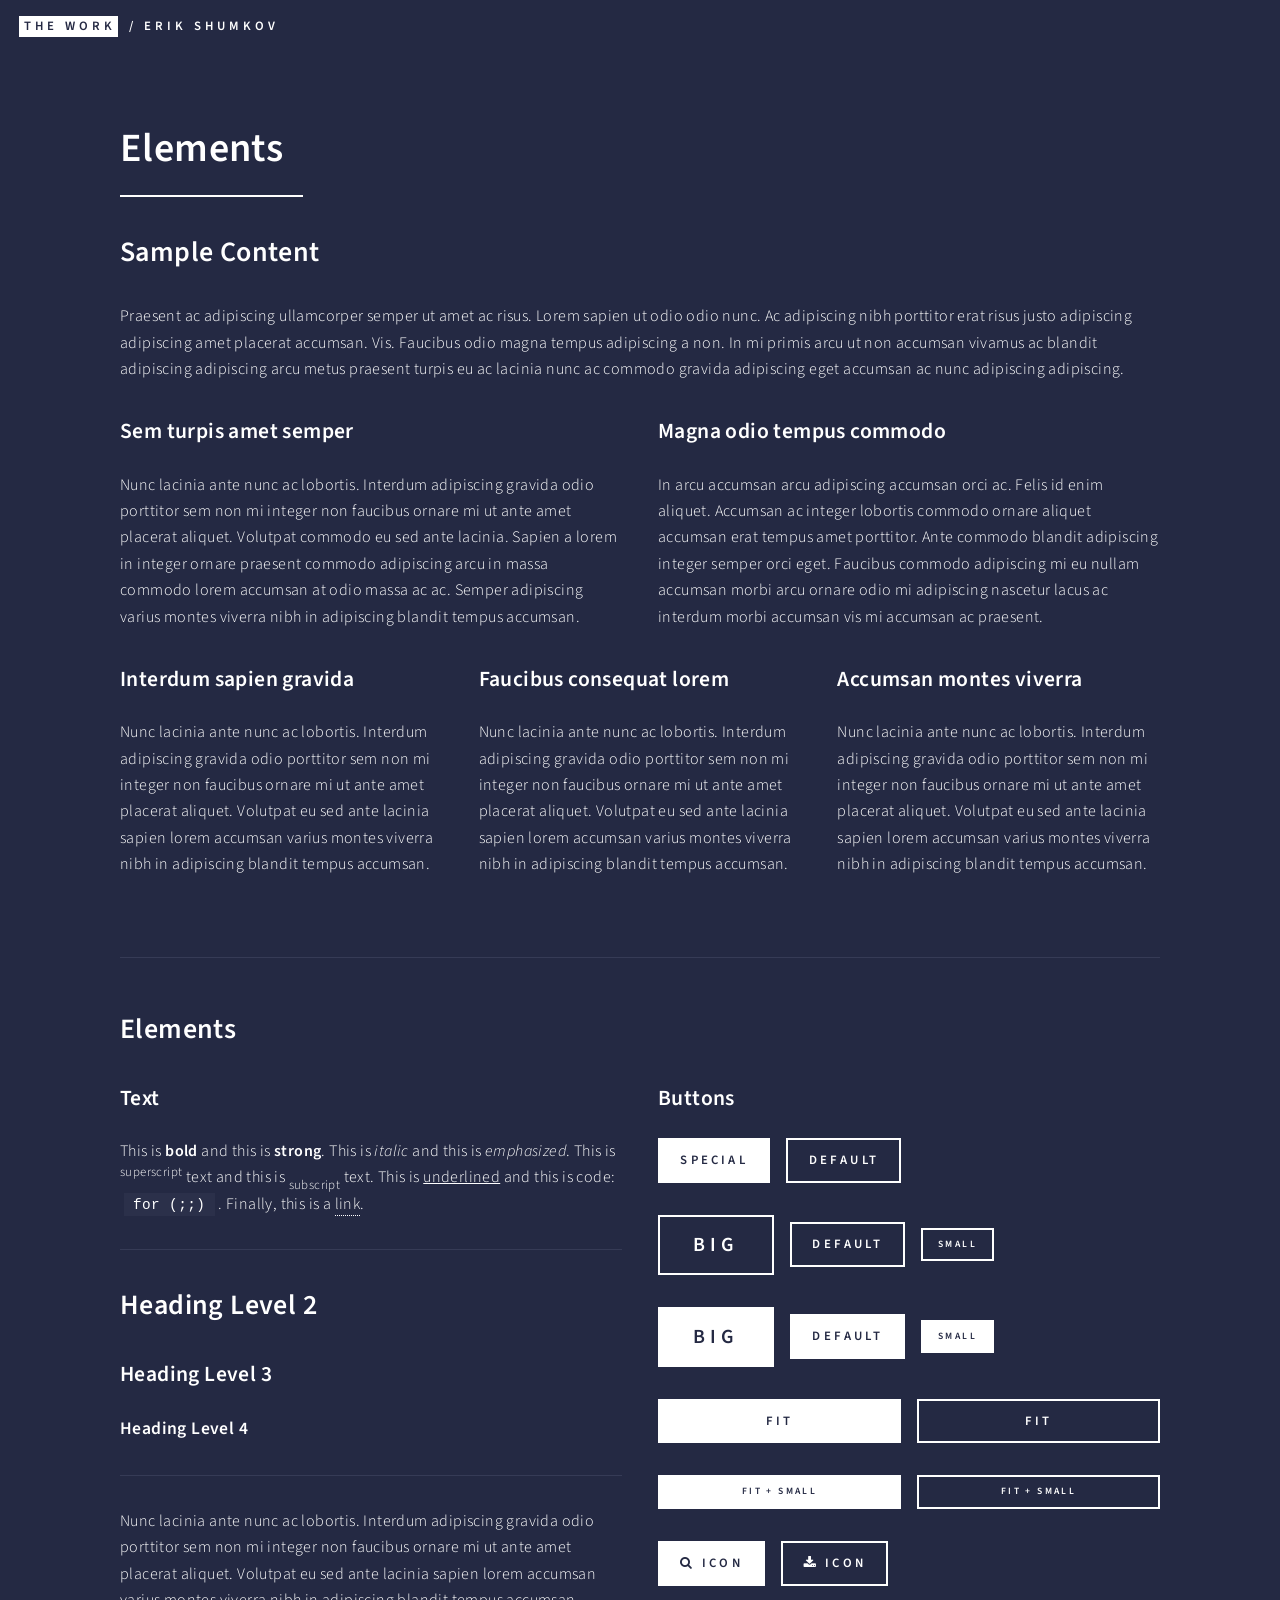
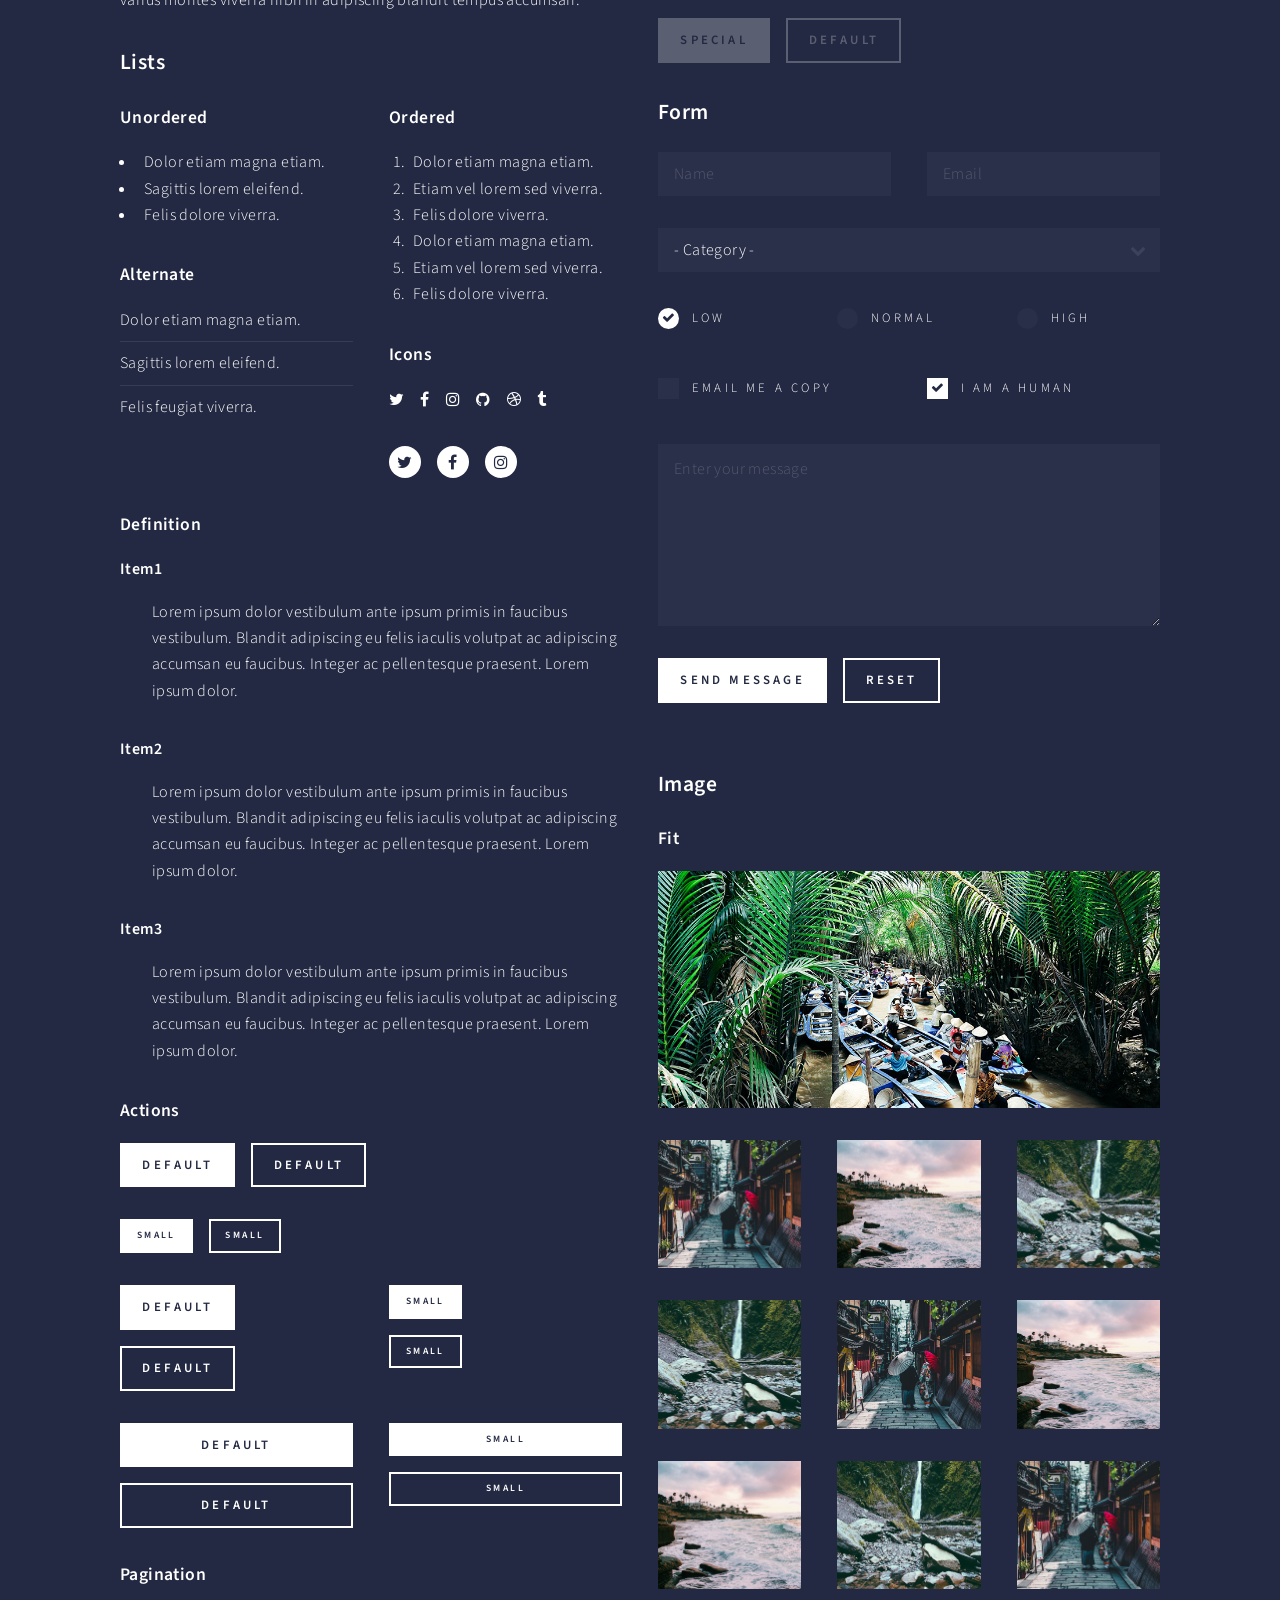
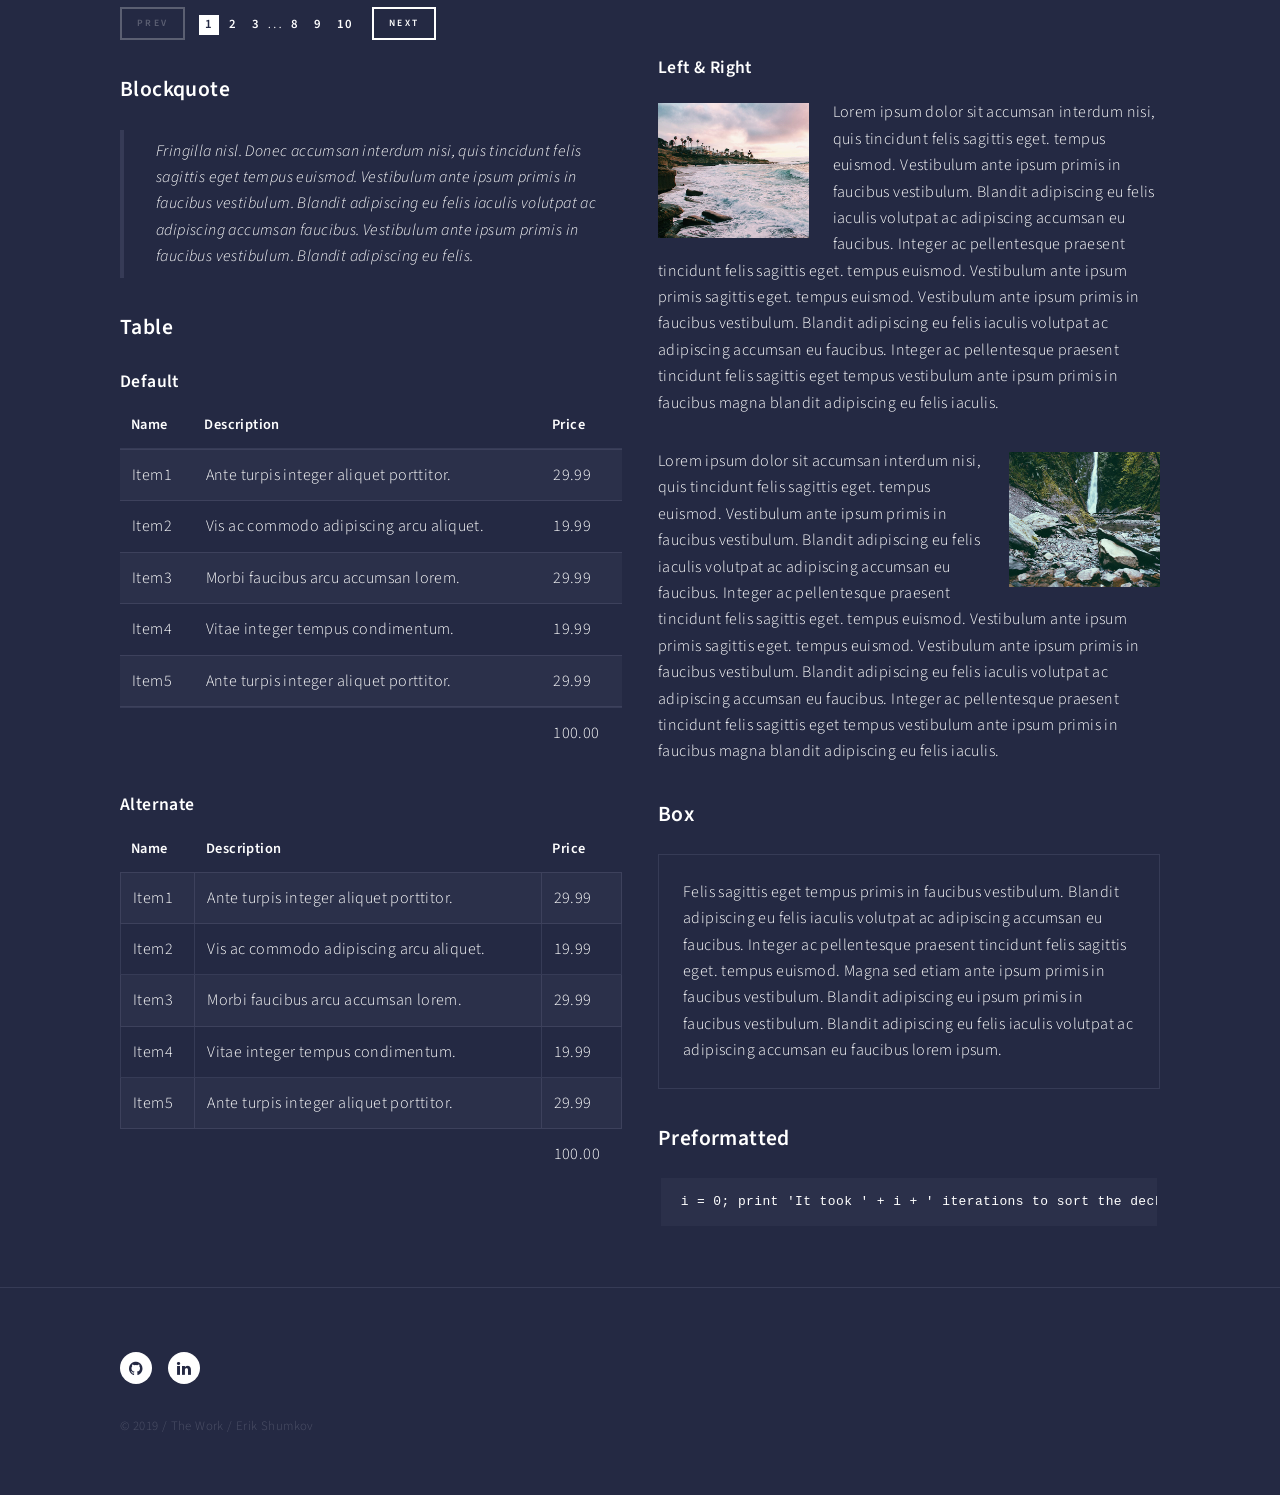
<file: elements/index.html>
<!DOCTYPE html><html><head><meta charSet="utf-8"/><meta http-equiv="x-ua-compatible" content="ie=edge"/><meta name="viewport" content="width=device-width, initial-scale=1, shrink-to-fit=no"/><style data-href="/styles.df2d38a775e3e20389d5.css">@import url(https://fonts.googleapis.com/css?family=Source+Sans+Pro:300,300italic,600,600italic);
/*!
 *  Font Awesome 4.7.0 by @davegandy - http://fontawesome.io - @fontawesome
 *  License - http://fontawesome.io/license (Font: SIL OFL 1.1, CSS: MIT License)
 */@font-face{font-family:FontAwesome;src:url(/static/fontawesome-webfont-674f50d287a8c48dc19ba404d20fe713.eot);src:url(/static/fontawesome-webfont-674f50d287a8c48dc19ba404d20fe713.eot?#iefix&v=4.7.0) format("embedded-opentype"),url(/static/fontawesome-webfont-af7ae505a9eed503f8b8e6982036873e.woff2) format("woff2"),url(/static/fontawesome-webfont-fee66e712a8a08eef5805a46892932ad.woff) format("woff"),url(/static/fontawesome-webfont-b06871f281fee6b241d60582ae9369b9.ttf) format("truetype"),url(/static/fontawesome-webfont-acf3dcb7ff752b5296ca23ba2c7c2606.svg#fontawesomeregular) format("svg");font-weight:400;font-style:normal}.fa{display:inline-block;font:normal normal normal 14px/1 FontAwesome;font-size:inherit;text-rendering:auto;-webkit-font-smoothing:antialiased;-moz-osx-font-smoothing:grayscale}.fa-lg{font-size:1.33333333em;line-height:.75em;vertical-align:-15%}.fa-2x{font-size:2em}.fa-3x{font-size:3em}.fa-4x{font-size:4em}.fa-5x{font-size:5em}.fa-fw{width:1.28571429em;text-align:center}.fa-ul{padding-left:0;margin-left:2.14285714em;list-style-type:none}.fa-ul>li{position:relative}.fa-li{position:absolute;left:-2.14285714em;width:2.14285714em;top:.14285714em;text-align:center}.fa-li.fa-lg{left:-1.85714286em}.fa-border{padding:.2em .25em .15em;border:.08em solid #eee;border-radius:.1em}.fa-pull-left{float:left}.fa-pull-right{float:right}.fa.fa-pull-left{margin-right:.3em}.fa.fa-pull-right{margin-left:.3em}.pull-right{float:right}.pull-left{float:left}.fa.pull-left{margin-right:.3em}.fa.pull-right{margin-left:.3em}.fa-spin{-webkit-animation:fa-spin 2s linear infinite;animation:fa-spin 2s linear infinite}.fa-pulse{-webkit-animation:fa-spin 1s steps(8) infinite;animation:fa-spin 1s steps(8) infinite}@-webkit-keyframes fa-spin{0%{-webkit-transform:rotate(0deg);transform:rotate(0deg)}to{-webkit-transform:rotate(359deg);transform:rotate(359deg)}}@keyframes fa-spin{0%{-webkit-transform:rotate(0deg);transform:rotate(0deg)}to{-webkit-transform:rotate(359deg);transform:rotate(359deg)}}.fa-rotate-90{-ms-filter:"progid:DXImageTransform.Microsoft.BasicImage(rotation=1)";-webkit-transform:rotate(90deg);transform:rotate(90deg)}.fa-rotate-180{-ms-filter:"progid:DXImageTransform.Microsoft.BasicImage(rotation=2)";-webkit-transform:rotate(180deg);transform:rotate(180deg)}.fa-rotate-270{-ms-filter:"progid:DXImageTransform.Microsoft.BasicImage(rotation=3)";-webkit-transform:rotate(270deg);transform:rotate(270deg)}.fa-flip-horizontal{-ms-filter:"progid:DXImageTransform.Microsoft.BasicImage(rotation=0, mirror=1)";-webkit-transform:scaleX(-1);transform:scaleX(-1)}.fa-flip-vertical{-ms-filter:"progid:DXImageTransform.Microsoft.BasicImage(rotation=2, mirror=1)";-webkit-transform:scaleY(-1);transform:scaleY(-1)}:root .fa-flip-horizontal,:root .fa-flip-vertical,:root .fa-rotate-90,:root .fa-rotate-180,:root .fa-rotate-270{-webkit-filter:none;filter:none}.fa-stack{position:relative;display:inline-block;width:2em;height:2em;line-height:2em;vertical-align:middle}.fa-stack-1x,.fa-stack-2x{position:absolute;left:0;width:100%;text-align:center}.fa-stack-1x{line-height:inherit}.fa-stack-2x{font-size:2em}.fa-inverse{color:#fff}.fa-glass:before{content:"\F000"}.fa-music:before{content:"\F001"}.fa-search:before{content:"\F002"}.fa-envelope-o:before{content:"\F003"}.fa-heart:before{content:"\F004"}.fa-star:before{content:"\F005"}.fa-star-o:before{content:"\F006"}.fa-user:before{content:"\F007"}.fa-film:before{content:"\F008"}.fa-th-large:before{content:"\F009"}.fa-th:before{content:"\F00A"}.fa-th-list:before{content:"\F00B"}.fa-check:before{content:"\F00C"}.fa-close:before,.fa-remove:before,.fa-times:before{content:"\F00D"}.fa-search-plus:before{content:"\F00E"}.fa-search-minus:before{content:"\F010"}.fa-power-off:before{content:"\F011"}.fa-signal:before{content:"\F012"}.fa-cog:before,.fa-gear:before{content:"\F013"}.fa-trash-o:before{content:"\F014"}.fa-home:before{content:"\F015"}.fa-file-o:before{content:"\F016"}.fa-clock-o:before{content:"\F017"}.fa-road:before{content:"\F018"}.fa-download:before{content:"\F019"}.fa-arrow-circle-o-down:before{content:"\F01A"}.fa-arrow-circle-o-up:before{content:"\F01B"}.fa-inbox:before{content:"\F01C"}.fa-play-circle-o:before{content:"\F01D"}.fa-repeat:before,.fa-rotate-right:before{content:"\F01E"}.fa-refresh:before{content:"\F021"}.fa-list-alt:before{content:"\F022"}.fa-lock:before{content:"\F023"}.fa-flag:before{content:"\F024"}.fa-headphones:before{content:"\F025"}.fa-volume-off:before{content:"\F026"}.fa-volume-down:before{content:"\F027"}.fa-volume-up:before{content:"\F028"}.fa-qrcode:before{content:"\F029"}.fa-barcode:before{content:"\F02A"}.fa-tag:before{content:"\F02B"}.fa-tags:before{content:"\F02C"}.fa-book:before{content:"\F02D"}.fa-bookmark:before{content:"\F02E"}.fa-print:before{content:"\F02F"}.fa-camera:before{content:"\F030"}.fa-font:before{content:"\F031"}.fa-bold:before{content:"\F032"}.fa-italic:before{content:"\F033"}.fa-text-height:before{content:"\F034"}.fa-text-width:before{content:"\F035"}.fa-align-left:before{content:"\F036"}.fa-align-center:before{content:"\F037"}.fa-align-right:before{content:"\F038"}.fa-align-justify:before{content:"\F039"}.fa-list:before{content:"\F03A"}.fa-dedent:before,.fa-outdent:before{content:"\F03B"}.fa-indent:before{content:"\F03C"}.fa-video-camera:before{content:"\F03D"}.fa-image:before,.fa-photo:before,.fa-picture-o:before{content:"\F03E"}.fa-pencil:before{content:"\F040"}.fa-map-marker:before{content:"\F041"}.fa-adjust:before{content:"\F042"}.fa-tint:before{content:"\F043"}.fa-edit:before,.fa-pencil-square-o:before{content:"\F044"}.fa-share-square-o:before{content:"\F045"}.fa-check-square-o:before{content:"\F046"}.fa-arrows:before{content:"\F047"}.fa-step-backward:before{content:"\F048"}.fa-fast-backward:before{content:"\F049"}.fa-backward:before{content:"\F04A"}.fa-play:before{content:"\F04B"}.fa-pause:before{content:"\F04C"}.fa-stop:before{content:"\F04D"}.fa-forward:before{content:"\F04E"}.fa-fast-forward:before{content:"\F050"}.fa-step-forward:before{content:"\F051"}.fa-eject:before{content:"\F052"}.fa-chevron-left:before{content:"\F053"}.fa-chevron-right:before{content:"\F054"}.fa-plus-circle:before{content:"\F055"}.fa-minus-circle:before{content:"\F056"}.fa-times-circle:before{content:"\F057"}.fa-check-circle:before{content:"\F058"}.fa-question-circle:before{content:"\F059"}.fa-info-circle:before{content:"\F05A"}.fa-crosshairs:before{content:"\F05B"}.fa-times-circle-o:before{content:"\F05C"}.fa-check-circle-o:before{content:"\F05D"}.fa-ban:before{content:"\F05E"}.fa-arrow-left:before{content:"\F060"}.fa-arrow-right:before{content:"\F061"}.fa-arrow-up:before{content:"\F062"}.fa-arrow-down:before{content:"\F063"}.fa-mail-forward:before,.fa-share:before{content:"\F064"}.fa-expand:before{content:"\F065"}.fa-compress:before{content:"\F066"}.fa-plus:before{content:"\F067"}.fa-minus:before{content:"\F068"}.fa-asterisk:before{content:"\F069"}.fa-exclamation-circle:before{content:"\F06A"}.fa-gift:before{content:"\F06B"}.fa-leaf:before{content:"\F06C"}.fa-fire:before{content:"\F06D"}.fa-eye:before{content:"\F06E"}.fa-eye-slash:before{content:"\F070"}.fa-exclamation-triangle:before,.fa-warning:before{content:"\F071"}.fa-plane:before{content:"\F072"}.fa-calendar:before{content:"\F073"}.fa-random:before{content:"\F074"}.fa-comment:before{content:"\F075"}.fa-magnet:before{content:"\F076"}.fa-chevron-up:before{content:"\F077"}.fa-chevron-down:before{content:"\F078"}.fa-retweet:before{content:"\F079"}.fa-shopping-cart:before{content:"\F07A"}.fa-folder:before{content:"\F07B"}.fa-folder-open:before{content:"\F07C"}.fa-arrows-v:before{content:"\F07D"}.fa-arrows-h:before{content:"\F07E"}.fa-bar-chart-o:before,.fa-bar-chart:before{content:"\F080"}.fa-twitter-square:before{content:"\F081"}.fa-facebook-square:before{content:"\F082"}.fa-camera-retro:before{content:"\F083"}.fa-key:before{content:"\F084"}.fa-cogs:before,.fa-gears:before{content:"\F085"}.fa-comments:before{content:"\F086"}.fa-thumbs-o-up:before{content:"\F087"}.fa-thumbs-o-down:before{content:"\F088"}.fa-star-half:before{content:"\F089"}.fa-heart-o:before{content:"\F08A"}.fa-sign-out:before{content:"\F08B"}.fa-linkedin-square:before{content:"\F08C"}.fa-thumb-tack:before{content:"\F08D"}.fa-external-link:before{content:"\F08E"}.fa-sign-in:before{content:"\F090"}.fa-trophy:before{content:"\F091"}.fa-github-square:before{content:"\F092"}.fa-upload:before{content:"\F093"}.fa-lemon-o:before{content:"\F094"}.fa-phone:before{content:"\F095"}.fa-square-o:before{content:"\F096"}.fa-bookmark-o:before{content:"\F097"}.fa-phone-square:before{content:"\F098"}.fa-twitter:before{content:"\F099"}.fa-facebook-f:before,.fa-facebook:before{content:"\F09A"}.fa-github:before{content:"\F09B"}.fa-unlock:before{content:"\F09C"}.fa-credit-card:before{content:"\F09D"}.fa-feed:before,.fa-rss:before{content:"\F09E"}.fa-hdd-o:before{content:"\F0A0"}.fa-bullhorn:before{content:"\F0A1"}.fa-bell:before{content:"\F0F3"}.fa-certificate:before{content:"\F0A3"}.fa-hand-o-right:before{content:"\F0A4"}.fa-hand-o-left:before{content:"\F0A5"}.fa-hand-o-up:before{content:"\F0A6"}.fa-hand-o-down:before{content:"\F0A7"}.fa-arrow-circle-left:before{content:"\F0A8"}.fa-arrow-circle-right:before{content:"\F0A9"}.fa-arrow-circle-up:before{content:"\F0AA"}.fa-arrow-circle-down:before{content:"\F0AB"}.fa-globe:before{content:"\F0AC"}.fa-wrench:before{content:"\F0AD"}.fa-tasks:before{content:"\F0AE"}.fa-filter:before{content:"\F0B0"}.fa-briefcase:before{content:"\F0B1"}.fa-arrows-alt:before{content:"\F0B2"}.fa-group:before,.fa-users:before{content:"\F0C0"}.fa-chain:before,.fa-link:before{content:"\F0C1"}.fa-cloud:before{content:"\F0C2"}.fa-flask:before{content:"\F0C3"}.fa-cut:before,.fa-scissors:before{content:"\F0C4"}.fa-copy:before,.fa-files-o:before{content:"\F0C5"}.fa-paperclip:before{content:"\F0C6"}.fa-floppy-o:before,.fa-save:before{content:"\F0C7"}.fa-square:before{content:"\F0C8"}.fa-bars:before,.fa-navicon:before,.fa-reorder:before{content:"\F0C9"}.fa-list-ul:before{content:"\F0CA"}.fa-list-ol:before{content:"\F0CB"}.fa-strikethrough:before{content:"\F0CC"}.fa-underline:before{content:"\F0CD"}.fa-table:before{content:"\F0CE"}.fa-magic:before{content:"\F0D0"}.fa-truck:before{content:"\F0D1"}.fa-pinterest:before{content:"\F0D2"}.fa-pinterest-square:before{content:"\F0D3"}.fa-google-plus-square:before{content:"\F0D4"}.fa-google-plus:before{content:"\F0D5"}.fa-money:before{content:"\F0D6"}.fa-caret-down:before{content:"\F0D7"}.fa-caret-up:before{content:"\F0D8"}.fa-caret-left:before{content:"\F0D9"}.fa-caret-right:before{content:"\F0DA"}.fa-columns:before{content:"\F0DB"}.fa-sort:before,.fa-unsorted:before{content:"\F0DC"}.fa-sort-desc:before,.fa-sort-down:before{content:"\F0DD"}.fa-sort-asc:before,.fa-sort-up:before{content:"\F0DE"}.fa-envelope:before{content:"\F0E0"}.fa-linkedin:before{content:"\F0E1"}.fa-rotate-left:before,.fa-undo:before{content:"\F0E2"}.fa-gavel:before,.fa-legal:before{content:"\F0E3"}.fa-dashboard:before,.fa-tachometer:before{content:"\F0E4"}.fa-comment-o:before{content:"\F0E5"}.fa-comments-o:before{content:"\F0E6"}.fa-bolt:before,.fa-flash:before{content:"\F0E7"}.fa-sitemap:before{content:"\F0E8"}.fa-umbrella:before{content:"\F0E9"}.fa-clipboard:before,.fa-paste:before{content:"\F0EA"}.fa-lightbulb-o:before{content:"\F0EB"}.fa-exchange:before{content:"\F0EC"}.fa-cloud-download:before{content:"\F0ED"}.fa-cloud-upload:before{content:"\F0EE"}.fa-user-md:before{content:"\F0F0"}.fa-stethoscope:before{content:"\F0F1"}.fa-suitcase:before{content:"\F0F2"}.fa-bell-o:before{content:"\F0A2"}.fa-coffee:before{content:"\F0F4"}.fa-cutlery:before{content:"\F0F5"}.fa-file-text-o:before{content:"\F0F6"}.fa-building-o:before{content:"\F0F7"}.fa-hospital-o:before{content:"\F0F8"}.fa-ambulance:before{content:"\F0F9"}.fa-medkit:before{content:"\F0FA"}.fa-fighter-jet:before{content:"\F0FB"}.fa-beer:before{content:"\F0FC"}.fa-h-square:before{content:"\F0FD"}.fa-plus-square:before{content:"\F0FE"}.fa-angle-double-left:before{content:"\F100"}.fa-angle-double-right:before{content:"\F101"}.fa-angle-double-up:before{content:"\F102"}.fa-angle-double-down:before{content:"\F103"}.fa-angle-left:before{content:"\F104"}.fa-angle-right:before{content:"\F105"}.fa-angle-up:before{content:"\F106"}.fa-angle-down:before{content:"\F107"}.fa-desktop:before{content:"\F108"}.fa-laptop:before{content:"\F109"}.fa-tablet:before{content:"\F10A"}.fa-mobile-phone:before,.fa-mobile:before{content:"\F10B"}.fa-circle-o:before{content:"\F10C"}.fa-quote-left:before{content:"\F10D"}.fa-quote-right:before{content:"\F10E"}.fa-spinner:before{content:"\F110"}.fa-circle:before{content:"\F111"}.fa-mail-reply:before,.fa-reply:before{content:"\F112"}.fa-github-alt:before{content:"\F113"}.fa-folder-o:before{content:"\F114"}.fa-folder-open-o:before{content:"\F115"}.fa-smile-o:before{content:"\F118"}.fa-frown-o:before{content:"\F119"}.fa-meh-o:before{content:"\F11A"}.fa-gamepad:before{content:"\F11B"}.fa-keyboard-o:before{content:"\F11C"}.fa-flag-o:before{content:"\F11D"}.fa-flag-checkered:before{content:"\F11E"}.fa-terminal:before{content:"\F120"}.fa-code:before{content:"\F121"}.fa-mail-reply-all:before,.fa-reply-all:before{content:"\F122"}.fa-star-half-empty:before,.fa-star-half-full:before,.fa-star-half-o:before{content:"\F123"}.fa-location-arrow:before{content:"\F124"}.fa-crop:before{content:"\F125"}.fa-code-fork:before{content:"\F126"}.fa-chain-broken:before,.fa-unlink:before{content:"\F127"}.fa-question:before{content:"\F128"}.fa-info:before{content:"\F129"}.fa-exclamation:before{content:"\F12A"}.fa-superscript:before{content:"\F12B"}.fa-subscript:before{content:"\F12C"}.fa-eraser:before{content:"\F12D"}.fa-puzzle-piece:before{content:"\F12E"}.fa-microphone:before{content:"\F130"}.fa-microphone-slash:before{content:"\F131"}.fa-shield:before{content:"\F132"}.fa-calendar-o:before{content:"\F133"}.fa-fire-extinguisher:before{content:"\F134"}.fa-rocket:before{content:"\F135"}.fa-maxcdn:before{content:"\F136"}.fa-chevron-circle-left:before{content:"\F137"}.fa-chevron-circle-right:before{content:"\F138"}.fa-chevron-circle-up:before{content:"\F139"}.fa-chevron-circle-down:before{content:"\F13A"}.fa-html5:before{content:"\F13B"}.fa-css3:before{content:"\F13C"}.fa-anchor:before{content:"\F13D"}.fa-unlock-alt:before{content:"\F13E"}.fa-bullseye:before{content:"\F140"}.fa-ellipsis-h:before{content:"\F141"}.fa-ellipsis-v:before{content:"\F142"}.fa-rss-square:before{content:"\F143"}.fa-play-circle:before{content:"\F144"}.fa-ticket:before{content:"\F145"}.fa-minus-square:before{content:"\F146"}.fa-minus-square-o:before{content:"\F147"}.fa-level-up:before{content:"\F148"}.fa-level-down:before{content:"\F149"}.fa-check-square:before{content:"\F14A"}.fa-pencil-square:before{content:"\F14B"}.fa-external-link-square:before{content:"\F14C"}.fa-share-square:before{content:"\F14D"}.fa-compass:before{content:"\F14E"}.fa-caret-square-o-down:before,.fa-toggle-down:before{content:"\F150"}.fa-caret-square-o-up:before,.fa-toggle-up:before{content:"\F151"}.fa-caret-square-o-right:before,.fa-toggle-right:before{content:"\F152"}.fa-eur:before,.fa-euro:before{content:"\F153"}.fa-gbp:before{content:"\F154"}.fa-dollar:before,.fa-usd:before{content:"\F155"}.fa-inr:before,.fa-rupee:before{content:"\F156"}.fa-cny:before,.fa-jpy:before,.fa-rmb:before,.fa-yen:before{content:"\F157"}.fa-rouble:before,.fa-rub:before,.fa-ruble:before{content:"\F158"}.fa-krw:before,.fa-won:before{content:"\F159"}.fa-bitcoin:before,.fa-btc:before{content:"\F15A"}.fa-file:before{content:"\F15B"}.fa-file-text:before{content:"\F15C"}.fa-sort-alpha-asc:before{content:"\F15D"}.fa-sort-alpha-desc:before{content:"\F15E"}.fa-sort-amount-asc:before{content:"\F160"}.fa-sort-amount-desc:before{content:"\F161"}.fa-sort-numeric-asc:before{content:"\F162"}.fa-sort-numeric-desc:before{content:"\F163"}.fa-thumbs-up:before{content:"\F164"}.fa-thumbs-down:before{content:"\F165"}.fa-youtube-square:before{content:"\F166"}.fa-youtube:before{content:"\F167"}.fa-xing:before{content:"\F168"}.fa-xing-square:before{content:"\F169"}.fa-youtube-play:before{content:"\F16A"}.fa-dropbox:before{content:"\F16B"}.fa-stack-overflow:before{content:"\F16C"}.fa-instagram:before{content:"\F16D"}.fa-flickr:before{content:"\F16E"}.fa-adn:before{content:"\F170"}.fa-bitbucket:before{content:"\F171"}.fa-bitbucket-square:before{content:"\F172"}.fa-tumblr:before{content:"\F173"}.fa-tumblr-square:before{content:"\F174"}.fa-long-arrow-down:before{content:"\F175"}.fa-long-arrow-up:before{content:"\F176"}.fa-long-arrow-left:before{content:"\F177"}.fa-long-arrow-right:before{content:"\F178"}.fa-apple:before{content:"\F179"}.fa-windows:before{content:"\F17A"}.fa-android:before{content:"\F17B"}.fa-linux:before{content:"\F17C"}.fa-dribbble:before{content:"\F17D"}.fa-skype:before{content:"\F17E"}.fa-foursquare:before{content:"\F180"}.fa-trello:before{content:"\F181"}.fa-female:before{content:"\F182"}.fa-male:before{content:"\F183"}.fa-gittip:before,.fa-gratipay:before{content:"\F184"}.fa-sun-o:before{content:"\F185"}.fa-moon-o:before{content:"\F186"}.fa-archive:before{content:"\F187"}.fa-bug:before{content:"\F188"}.fa-vk:before{content:"\F189"}.fa-weibo:before{content:"\F18A"}.fa-renren:before{content:"\F18B"}.fa-pagelines:before{content:"\F18C"}.fa-stack-exchange:before{content:"\F18D"}.fa-arrow-circle-o-right:before{content:"\F18E"}.fa-arrow-circle-o-left:before{content:"\F190"}.fa-caret-square-o-left:before,.fa-toggle-left:before{content:"\F191"}.fa-dot-circle-o:before{content:"\F192"}.fa-wheelchair:before{content:"\F193"}.fa-vimeo-square:before{content:"\F194"}.fa-try:before,.fa-turkish-lira:before{content:"\F195"}.fa-plus-square-o:before{content:"\F196"}.fa-space-shuttle:before{content:"\F197"}.fa-slack:before{content:"\F198"}.fa-envelope-square:before{content:"\F199"}.fa-wordpress:before{content:"\F19A"}.fa-openid:before{content:"\F19B"}.fa-bank:before,.fa-institution:before,.fa-university:before{content:"\F19C"}.fa-graduation-cap:before,.fa-mortar-board:before{content:"\F19D"}.fa-yahoo:before{content:"\F19E"}.fa-google:before{content:"\F1A0"}.fa-reddit:before{content:"\F1A1"}.fa-reddit-square:before{content:"\F1A2"}.fa-stumbleupon-circle:before{content:"\F1A3"}.fa-stumbleupon:before{content:"\F1A4"}.fa-delicious:before{content:"\F1A5"}.fa-digg:before{content:"\F1A6"}.fa-pied-piper-pp:before{content:"\F1A7"}.fa-pied-piper-alt:before{content:"\F1A8"}.fa-drupal:before{content:"\F1A9"}.fa-joomla:before{content:"\F1AA"}.fa-language:before{content:"\F1AB"}.fa-fax:before{content:"\F1AC"}.fa-building:before{content:"\F1AD"}.fa-child:before{content:"\F1AE"}.fa-paw:before{content:"\F1B0"}.fa-spoon:before{content:"\F1B1"}.fa-cube:before{content:"\F1B2"}.fa-cubes:before{content:"\F1B3"}.fa-behance:before{content:"\F1B4"}.fa-behance-square:before{content:"\F1B5"}.fa-steam:before{content:"\F1B6"}.fa-steam-square:before{content:"\F1B7"}.fa-recycle:before{content:"\F1B8"}.fa-automobile:before,.fa-car:before{content:"\F1B9"}.fa-cab:before,.fa-taxi:before{content:"\F1BA"}.fa-tree:before{content:"\F1BB"}.fa-spotify:before{content:"\F1BC"}.fa-deviantart:before{content:"\F1BD"}.fa-soundcloud:before{content:"\F1BE"}.fa-database:before{content:"\F1C0"}.fa-file-pdf-o:before{content:"\F1C1"}.fa-file-word-o:before{content:"\F1C2"}.fa-file-excel-o:before{content:"\F1C3"}.fa-file-powerpoint-o:before{content:"\F1C4"}.fa-file-image-o:before,.fa-file-photo-o:before,.fa-file-picture-o:before{content:"\F1C5"}.fa-file-archive-o:before,.fa-file-zip-o:before{content:"\F1C6"}.fa-file-audio-o:before,.fa-file-sound-o:before{content:"\F1C7"}.fa-file-movie-o:before,.fa-file-video-o:before{content:"\F1C8"}.fa-file-code-o:before{content:"\F1C9"}.fa-vine:before{content:"\F1CA"}.fa-codepen:before{content:"\F1CB"}.fa-jsfiddle:before{content:"\F1CC"}.fa-life-bouy:before,.fa-life-buoy:before,.fa-life-ring:before,.fa-life-saver:before,.fa-support:before{content:"\F1CD"}.fa-circle-o-notch:before{content:"\F1CE"}.fa-ra:before,.fa-rebel:before,.fa-resistance:before{content:"\F1D0"}.fa-empire:before,.fa-ge:before{content:"\F1D1"}.fa-git-square:before{content:"\F1D2"}.fa-git:before{content:"\F1D3"}.fa-hacker-news:before,.fa-y-combinator-square:before,.fa-yc-square:before{content:"\F1D4"}.fa-tencent-weibo:before{content:"\F1D5"}.fa-qq:before{content:"\F1D6"}.fa-wechat:before,.fa-weixin:before{content:"\F1D7"}.fa-paper-plane:before,.fa-send:before{content:"\F1D8"}.fa-paper-plane-o:before,.fa-send-o:before{content:"\F1D9"}.fa-history:before{content:"\F1DA"}.fa-circle-thin:before{content:"\F1DB"}.fa-header:before{content:"\F1DC"}.fa-paragraph:before{content:"\F1DD"}.fa-sliders:before{content:"\F1DE"}.fa-share-alt:before{content:"\F1E0"}.fa-share-alt-square:before{content:"\F1E1"}.fa-bomb:before{content:"\F1E2"}.fa-futbol-o:before,.fa-soccer-ball-o:before{content:"\F1E3"}.fa-tty:before{content:"\F1E4"}.fa-binoculars:before{content:"\F1E5"}.fa-plug:before{content:"\F1E6"}.fa-slideshare:before{content:"\F1E7"}.fa-twitch:before{content:"\F1E8"}.fa-yelp:before{content:"\F1E9"}.fa-newspaper-o:before{content:"\F1EA"}.fa-wifi:before{content:"\F1EB"}.fa-calculator:before{content:"\F1EC"}.fa-paypal:before{content:"\F1ED"}.fa-google-wallet:before{content:"\F1EE"}.fa-cc-visa:before{content:"\F1F0"}.fa-cc-mastercard:before{content:"\F1F1"}.fa-cc-discover:before{content:"\F1F2"}.fa-cc-amex:before{content:"\F1F3"}.fa-cc-paypal:before{content:"\F1F4"}.fa-cc-stripe:before{content:"\F1F5"}.fa-bell-slash:before{content:"\F1F6"}.fa-bell-slash-o:before{content:"\F1F7"}.fa-trash:before{content:"\F1F8"}.fa-copyright:before{content:"\F1F9"}.fa-at:before{content:"\F1FA"}.fa-eyedropper:before{content:"\F1FB"}.fa-paint-brush:before{content:"\F1FC"}.fa-birthday-cake:before{content:"\F1FD"}.fa-area-chart:before{content:"\F1FE"}.fa-pie-chart:before{content:"\F200"}.fa-line-chart:before{content:"\F201"}.fa-lastfm:before{content:"\F202"}.fa-lastfm-square:before{content:"\F203"}.fa-toggle-off:before{content:"\F204"}.fa-toggle-on:before{content:"\F205"}.fa-bicycle:before{content:"\F206"}.fa-bus:before{content:"\F207"}.fa-ioxhost:before{content:"\F208"}.fa-angellist:before{content:"\F209"}.fa-cc:before{content:"\F20A"}.fa-ils:before,.fa-shekel:before,.fa-sheqel:before{content:"\F20B"}.fa-meanpath:before{content:"\F20C"}.fa-buysellads:before{content:"\F20D"}.fa-connectdevelop:before{content:"\F20E"}.fa-dashcube:before{content:"\F210"}.fa-forumbee:before{content:"\F211"}.fa-leanpub:before{content:"\F212"}.fa-sellsy:before{content:"\F213"}.fa-shirtsinbulk:before{content:"\F214"}.fa-simplybuilt:before{content:"\F215"}.fa-skyatlas:before{content:"\F216"}.fa-cart-plus:before{content:"\F217"}.fa-cart-arrow-down:before{content:"\F218"}.fa-diamond:before{content:"\F219"}.fa-ship:before{content:"\F21A"}.fa-user-secret:before{content:"\F21B"}.fa-motorcycle:before{content:"\F21C"}.fa-street-view:before{content:"\F21D"}.fa-heartbeat:before{content:"\F21E"}.fa-venus:before{content:"\F221"}.fa-mars:before{content:"\F222"}.fa-mercury:before{content:"\F223"}.fa-intersex:before,.fa-transgender:before{content:"\F224"}.fa-transgender-alt:before{content:"\F225"}.fa-venus-double:before{content:"\F226"}.fa-mars-double:before{content:"\F227"}.fa-venus-mars:before{content:"\F228"}.fa-mars-stroke:before{content:"\F229"}.fa-mars-stroke-v:before{content:"\F22A"}.fa-mars-stroke-h:before{content:"\F22B"}.fa-neuter:before{content:"\F22C"}.fa-genderless:before{content:"\F22D"}.fa-facebook-official:before{content:"\F230"}.fa-pinterest-p:before{content:"\F231"}.fa-whatsapp:before{content:"\F232"}.fa-server:before{content:"\F233"}.fa-user-plus:before{content:"\F234"}.fa-user-times:before{content:"\F235"}.fa-bed:before,.fa-hotel:before{content:"\F236"}.fa-viacoin:before{content:"\F237"}.fa-train:before{content:"\F238"}.fa-subway:before{content:"\F239"}.fa-medium:before{content:"\F23A"}.fa-y-combinator:before,.fa-yc:before{content:"\F23B"}.fa-optin-monster:before{content:"\F23C"}.fa-opencart:before{content:"\F23D"}.fa-expeditedssl:before{content:"\F23E"}.fa-battery-4:before,.fa-battery-full:before,.fa-battery:before{content:"\F240"}.fa-battery-3:before,.fa-battery-three-quarters:before{content:"\F241"}.fa-battery-2:before,.fa-battery-half:before{content:"\F242"}.fa-battery-1:before,.fa-battery-quarter:before{content:"\F243"}.fa-battery-0:before,.fa-battery-empty:before{content:"\F244"}.fa-mouse-pointer:before{content:"\F245"}.fa-i-cursor:before{content:"\F246"}.fa-object-group:before{content:"\F247"}.fa-object-ungroup:before{content:"\F248"}.fa-sticky-note:before{content:"\F249"}.fa-sticky-note-o:before{content:"\F24A"}.fa-cc-jcb:before{content:"\F24B"}.fa-cc-diners-club:before{content:"\F24C"}.fa-clone:before{content:"\F24D"}.fa-balance-scale:before{content:"\F24E"}.fa-hourglass-o:before{content:"\F250"}.fa-hourglass-1:before,.fa-hourglass-start:before{content:"\F251"}.fa-hourglass-2:before,.fa-hourglass-half:before{content:"\F252"}.fa-hourglass-3:before,.fa-hourglass-end:before{content:"\F253"}.fa-hourglass:before{content:"\F254"}.fa-hand-grab-o:before,.fa-hand-rock-o:before{content:"\F255"}.fa-hand-paper-o:before,.fa-hand-stop-o:before{content:"\F256"}.fa-hand-scissors-o:before{content:"\F257"}.fa-hand-lizard-o:before{content:"\F258"}.fa-hand-spock-o:before{content:"\F259"}.fa-hand-pointer-o:before{content:"\F25A"}.fa-hand-peace-o:before{content:"\F25B"}.fa-trademark:before{content:"\F25C"}.fa-registered:before{content:"\F25D"}.fa-creative-commons:before{content:"\F25E"}.fa-gg:before{content:"\F260"}.fa-gg-circle:before{content:"\F261"}.fa-tripadvisor:before{content:"\F262"}.fa-odnoklassniki:before{content:"\F263"}.fa-odnoklassniki-square:before{content:"\F264"}.fa-get-pocket:before{content:"\F265"}.fa-wikipedia-w:before{content:"\F266"}.fa-safari:before{content:"\F267"}.fa-chrome:before{content:"\F268"}.fa-firefox:before{content:"\F269"}.fa-opera:before{content:"\F26A"}.fa-internet-explorer:before{content:"\F26B"}.fa-television:before,.fa-tv:before{content:"\F26C"}.fa-contao:before{content:"\F26D"}.fa-500px:before{content:"\F26E"}.fa-amazon:before{content:"\F270"}.fa-calendar-plus-o:before{content:"\F271"}.fa-calendar-minus-o:before{content:"\F272"}.fa-calendar-times-o:before{content:"\F273"}.fa-calendar-check-o:before{content:"\F274"}.fa-industry:before{content:"\F275"}.fa-map-pin:before{content:"\F276"}.fa-map-signs:before{content:"\F277"}.fa-map-o:before{content:"\F278"}.fa-map:before{content:"\F279"}.fa-commenting:before{content:"\F27A"}.fa-commenting-o:before{content:"\F27B"}.fa-houzz:before{content:"\F27C"}.fa-vimeo:before{content:"\F27D"}.fa-black-tie:before{content:"\F27E"}.fa-fonticons:before{content:"\F280"}.fa-reddit-alien:before{content:"\F281"}.fa-edge:before{content:"\F282"}.fa-credit-card-alt:before{content:"\F283"}.fa-codiepie:before{content:"\F284"}.fa-modx:before{content:"\F285"}.fa-fort-awesome:before{content:"\F286"}.fa-usb:before{content:"\F287"}.fa-product-hunt:before{content:"\F288"}.fa-mixcloud:before{content:"\F289"}.fa-scribd:before{content:"\F28A"}.fa-pause-circle:before{content:"\F28B"}.fa-pause-circle-o:before{content:"\F28C"}.fa-stop-circle:before{content:"\F28D"}.fa-stop-circle-o:before{content:"\F28E"}.fa-shopping-bag:before{content:"\F290"}.fa-shopping-basket:before{content:"\F291"}.fa-hashtag:before{content:"\F292"}.fa-bluetooth:before{content:"\F293"}.fa-bluetooth-b:before{content:"\F294"}.fa-percent:before{content:"\F295"}.fa-gitlab:before{content:"\F296"}.fa-wpbeginner:before{content:"\F297"}.fa-wpforms:before{content:"\F298"}.fa-envira:before{content:"\F299"}.fa-universal-access:before{content:"\F29A"}.fa-wheelchair-alt:before{content:"\F29B"}.fa-question-circle-o:before{content:"\F29C"}.fa-blind:before{content:"\F29D"}.fa-audio-description:before{content:"\F29E"}.fa-volume-control-phone:before{content:"\F2A0"}.fa-braille:before{content:"\F2A1"}.fa-assistive-listening-systems:before{content:"\F2A2"}.fa-american-sign-language-interpreting:before,.fa-asl-interpreting:before{content:"\F2A3"}.fa-deaf:before,.fa-deafness:before,.fa-hard-of-hearing:before{content:"\F2A4"}.fa-glide:before{content:"\F2A5"}.fa-glide-g:before{content:"\F2A6"}.fa-sign-language:before,.fa-signing:before{content:"\F2A7"}.fa-low-vision:before{content:"\F2A8"}.fa-viadeo:before{content:"\F2A9"}.fa-viadeo-square:before{content:"\F2AA"}.fa-snapchat:before{content:"\F2AB"}.fa-snapchat-ghost:before{content:"\F2AC"}.fa-snapchat-square:before{content:"\F2AD"}.fa-pied-piper:before{content:"\F2AE"}.fa-first-order:before{content:"\F2B0"}.fa-yoast:before{content:"\F2B1"}.fa-themeisle:before{content:"\F2B2"}.fa-google-plus-circle:before,.fa-google-plus-official:before{content:"\F2B3"}.fa-fa:before,.fa-font-awesome:before{content:"\F2B4"}.fa-handshake-o:before{content:"\F2B5"}.fa-envelope-open:before{content:"\F2B6"}.fa-envelope-open-o:before{content:"\F2B7"}.fa-linode:before{content:"\F2B8"}.fa-address-book:before{content:"\F2B9"}.fa-address-book-o:before{content:"\F2BA"}.fa-address-card:before,.fa-vcard:before{content:"\F2BB"}.fa-address-card-o:before,.fa-vcard-o:before{content:"\F2BC"}.fa-user-circle:before{content:"\F2BD"}.fa-user-circle-o:before{content:"\F2BE"}.fa-user-o:before{content:"\F2C0"}.fa-id-badge:before{content:"\F2C1"}.fa-drivers-license:before,.fa-id-card:before{content:"\F2C2"}.fa-drivers-license-o:before,.fa-id-card-o:before{content:"\F2C3"}.fa-quora:before{content:"\F2C4"}.fa-free-code-camp:before{content:"\F2C5"}.fa-telegram:before{content:"\F2C6"}.fa-thermometer-4:before,.fa-thermometer-full:before,.fa-thermometer:before{content:"\F2C7"}.fa-thermometer-3:before,.fa-thermometer-three-quarters:before{content:"\F2C8"}.fa-thermometer-2:before,.fa-thermometer-half:before{content:"\F2C9"}.fa-thermometer-1:before,.fa-thermometer-quarter:before{content:"\F2CA"}.fa-thermometer-0:before,.fa-thermometer-empty:before{content:"\F2CB"}.fa-shower:before{content:"\F2CC"}.fa-bath:before,.fa-bathtub:before,.fa-s15:before{content:"\F2CD"}.fa-podcast:before{content:"\F2CE"}.fa-window-maximize:before{content:"\F2D0"}.fa-window-minimize:before{content:"\F2D1"}.fa-window-restore:before{content:"\F2D2"}.fa-times-rectangle:before,.fa-window-close:before{content:"\F2D3"}.fa-times-rectangle-o:before,.fa-window-close-o:before{content:"\F2D4"}.fa-bandcamp:before{content:"\F2D5"}.fa-grav:before{content:"\F2D6"}.fa-etsy:before{content:"\F2D7"}.fa-imdb:before{content:"\F2D8"}.fa-ravelry:before{content:"\F2D9"}.fa-eercast:before{content:"\F2DA"}.fa-microchip:before{content:"\F2DB"}.fa-snowflake-o:before{content:"\F2DC"}.fa-superpowers:before{content:"\F2DD"}.fa-wpexplorer:before{content:"\F2DE"}.fa-meetup:before{content:"\F2E0"}.sr-only{position:absolute;width:1px;height:1px;padding:0;margin:-1px;overflow:hidden;clip:rect(0,0,0,0);border:0}.sr-only-focusable:active,.sr-only-focusable:focus{position:static;width:auto;height:auto;margin:0;overflow:visible;clip:auto}.mb-5{margin-bottom:2em}@media screen and (min-width:981px){.grid-wrapper{display:grid;grid-gap:0 2.25em;grid-template-columns:repeat(12,1fr);margin:0 auto;width:100%}.col-1{grid-column:span 1}.col-2{grid-column:span 2}.col-3{grid-column:span 3}.col-4{grid-column:span 4}.col-5{grid-column:span 5}.col-6{grid-column:span 6}.col-7{grid-column:span 7}.col-8{grid-column:span 8}.col-9{grid-column:span 9}.col-10{grid-column:span 10}.col-11{grid-column:span 11}.col-12{grid-column:span 12}}a,abbr,acronym,address,applet,article,aside,audio,b,big,blockquote,body,canvas,caption,center,cite,code,dd,del,details,dfn,div,dl,dt,em,embed,fieldset,figcaption,figure,footer,form,h1,h2,h3,h4,h5,h6,header,hgroup,html,i,iframe,img,ins,kbd,label,legend,li,mark,menu,nav,object,ol,output,p,pre,q,ruby,s,samp,section,small,span,strike,strong,sub,summary,sup,table,tbody,td,tfoot,th,thead,time,tr,tt,u,ul,var,video{margin:0;padding:0;border:0;font-size:100%;font:inherit;vertical-align:baseline}article,aside,details,figcaption,figure,footer,header,hgroup,menu,nav,section{display:block}body{line-height:1}ol,ul{list-style:none}blockquote,q{quotes:none}blockquote:after,blockquote:before,q:after,q:before{content:"";content:none}table{border-collapse:collapse;border-spacing:0}body{-webkit-text-size-adjust:none}*,:after,:before{box-sizing:border-box}@-ms-viewport{width:device-width}body{-ms-overflow-style:scrollbar}@media screen and (max-width:480px){body,html{min-width:320px}}body{background:#242943}body.is-loading *,body.is-loading :after,body.is-loading :before{-webkit-animation:none!important;animation:none!important;-webkit-transition:none!important;transition:none!important}body,input,select,textarea{color:#fff;font-family:Source Sans Pro,Helvetica,sans-serif;font-size:17pt;font-weight:300;letter-spacing:.025em;line-height:1.65}@media screen and (max-width:1680px){body,input,select,textarea{font-size:14pt}}@media screen and (max-width:1280px){body,input,select,textarea{font-size:12pt}}@media screen and (max-width:360px){body,input,select,textarea{font-size:11pt}}a{-webkit-transition:color .2s ease-in-out,border-bottom-color .2s ease-in-out;transition:color .2s ease-in-out,border-bottom-color .2s ease-in-out;border-bottom:1px dotted;color:inherit;text-decoration:none}a:hover{border-bottom-color:transparent;color:#9bf1ff!important}a:active{color:#53e3fb!important}b,strong{color:#fff;font-weight:600}em,i{font-style:italic}p{margin:0 0 2em}h1,h2,h3,h4,h5,h6{color:#fff;font-weight:600;line-height:1.65;margin:0 0 1em}h1 a,h2 a,h3 a,h4 a,h5 a,h6 a{color:inherit;border-bottom:0}h1{font-size:2.5em}h2{font-size:1.75em}h3{font-size:1.35em}h4{font-size:1.1em}h5{font-size:.9em}h6{font-size:.7em}@media screen and (max-width:736px){h1{font-size:2em}h2{font-size:1.5em}h3{font-size:1.25em}}sub{top:.5em}sub,sup{font-size:.8em;position:relative}sup{top:-.5em}blockquote{border-left:4px solid rgba(212,212,255,.1);font-style:italic;margin:0 0 2em;padding:.5em 0 .5em 2em}code{background:rgba(212,212,255,.035);margin:0 .25em;padding:.25em .65em}code,pre{font-family:Courier New,monospace;font-size:.9em}pre{-webkit-overflow-scrolling:touch;margin:0 0 2em}pre code{display:block;line-height:1.75;padding:1em 1.5em;overflow-x:auto}hr{border:0;border-bottom:1px solid rgba(212,212,255,.1);margin:2em 0}hr.major{margin:3em 0}.align-left{text-align:left}.align-center{text-align:center}.align-right{text-align:right}.intro-hi,.intro-pres{font-weight:100;max-width:750px}article.special,section.special{text-align:center}header.major{width:-webkit-max-content;width:-ms-max-content;width:max-content;margin-bottom:2em}header.major>:first-child{margin-bottom:0;width:calc(100% + .5em)}header.major>:first-child:after{content:"";background-color:#fff;display:block;height:2px;margin:.325em 0 .5em;width:100%}header.major>p{font-size:.7em;font-weight:600;letter-spacing:.25em;margin-bottom:0;text-transform:uppercase}body.is-ie header.major>:first-child:after{max-width:9em}body.is-ie header.major>h1:after{max-width:100%!important}@media screen and (max-width:736px){header.major>p br{display:none}}form,form .field{margin:0 0 2em}form .field.half{width:50%;float:left;padding:0 0 0 1em}form .field.half.first{padding:0 1em 0 0}form>.actions{margin:2.5em 0 0!important}@media screen and (max-width:736px){form .field{margin:0 0 1.5em}form .field.half{padding:0 0 0 .75em}form .field.half.first{padding:0 .75em 0 0}form>.actions{margin:2em 0 0!important}}@media screen and (max-width:480px){form .field.half{width:100%;float:none;padding:0}form .field.half.first{padding:0}}label{color:#fff;display:block;font-size:.8em;font-weight:600;letter-spacing:.25em;margin:0 0 1em;text-transform:uppercase}input[type=email],input[type=password],input[type=search],input[type=tel],input[type=text],input[type=url],select,textarea{-moz-appearance:none;-webkit-appearance:none;-ms-appearance:none;appearance:none;background:rgba(212,212,255,.035);border:none;border-radius:0;color:inherit;display:block;outline:0;padding:0 1em;text-decoration:none;width:100%;resize:vertical}input[type=email]:invalid,input[type=password]:invalid,input[type=search]:invalid,input[type=tel]:invalid,input[type=text]:invalid,input[type=url]:invalid,select:invalid,textarea:invalid{box-shadow:none}input[type=email]:focus,input[type=password]:focus,input[type=search]:focus,input[type=tel]:focus,input[type=text]:focus,input[type=url]:focus,select:focus,textarea:focus{border-color:#9bf1ff;box-shadow:0 0 0 2px #9bf1ff}.select-wrapper{text-decoration:none;display:block;position:relative}.select-wrapper:before{-moz-osx-font-smoothing:grayscale;-webkit-font-smoothing:antialiased;font-family:FontAwesome;font-style:normal;font-weight:400;text-transform:none!important;color:rgba(212,212,255,.1);content:"\F078";display:block;height:2.75em;line-height:2.75em;pointer-events:none;position:absolute;right:0;text-align:center;top:0;width:2.75em}.select-wrapper select::-ms-expand{display:none}input[type=email],input[type=password],input[type=search],input[type=tel],input[type=text],input[type=url],select{height:2.75em}textarea{padding:.75em 1em}input[type=checkbox],input[type=radio]{-moz-appearance:none;-webkit-appearance:none;-ms-appearance:none;appearance:none;display:block;float:left;margin-right:-2em;opacity:0;width:1em;z-index:-1}input[type=checkbox]+label,input[type=radio]+label{text-decoration:none;color:#fff;cursor:pointer;display:inline-block;font-weight:300;padding-left:2.65em;padding-right:.75em;position:relative}input[type=checkbox]+label:before,input[type=radio]+label:before{-moz-osx-font-smoothing:grayscale;-webkit-font-smoothing:antialiased;font-family:FontAwesome;font-style:normal;font-weight:400;text-transform:none!important;background:rgba(212,212,255,.035);content:"";display:inline-block;height:1.65em;left:0;letter-spacing:0;line-height:1.58125em;position:absolute;text-align:center;top:0;width:1.65em}input[type=checkbox]:checked+label:before,input[type=radio]:checked+label:before{background:#fff;border-color:#9bf1ff;content:"\F00C";color:#242943}input[type=checkbox]:focus+label:before,input[type=radio]:focus+label:before{box-shadow:0 0 0 2px #9bf1ff}input[type=radio]+label:before{border-radius:100%}::-webkit-input-placeholder{color:rgba(244,244,255,.2)!important;opacity:1}:-moz-placeholder,::-moz-placeholder{color:rgba(244,244,255,.2)!important;opacity:1}:-ms-input-placeholder{color:rgba(244,244,255,.2)!important;opacity:1}.formerize-placeholder{color:rgba(244,244,255,.2)!important;opacity:1}.box{border:1px solid rgba(212,212,255,.1);margin-bottom:2em;padding:1.5em}.box>:last-child,.box>:last-child>:last-child,.box>:last-child>:last-child>:last-child{margin-bottom:0}.box.alt{border:0;border-radius:0;padding:0}.icon{text-decoration:none;border-bottom:none;position:relative}.icon:before{-moz-osx-font-smoothing:grayscale;-webkit-font-smoothing:antialiased;font-family:FontAwesome;font-style:normal;font-weight:400;text-transform:none!important}.icon>.label{display:none}.icon.alt:before{background-color:#fff;border-radius:100%;color:#242943;display:inline-block;height:2em;line-height:2em;text-align:center;width:2em}a.icon.alt:before{-webkit-transition:background-color .2s ease-in-out;transition:background-color .2s ease-in-out}a.icon.alt:hover:before{background-color:#6fc3df}a.icon.alt:active:before{background-color:#37a6cb}.image{border:0;display:inline-block;position:relative}.image img{display:block}.image.left,.image.right{max-width:30%}.image.left img,.image.right img{width:100%}.image.left{float:left;margin:0 1.5em 1.25em 0;top:.25em}.image.right{float:right;margin:0 0 1.25em 1.5em;top:.25em}.image.fit{display:block;margin:0 0 2em;width:100%}.image.fit img{width:100%}.image.main{display:block;margin:2.5em 0;width:100%}.image.main img{width:100%}@media screen and (max-width:736px){.image.main{margin:1.5em 0}}ol{list-style:decimal;margin:0 0 2em;padding-left:1.25em}ol li{padding-left:.25em}ul{list-style:disc;margin:0 0 2em;padding-left:1em}ul li{padding-left:.5em}ul.alt{list-style:none;padding-left:0}ul.alt li{border-top:1px solid rgba(212,212,255,.1);padding:.5em 0}ul.alt li:first-child{border-top:0;padding-top:0}ul.icons{cursor:default;list-style:none;padding-left:0}ul.icons li{display:inline-block;padding:0 1em 0 0}ul.icons li:last-child{padding-right:0}@media screen and (max-width:736px){ul.icons li{padding:0 .75em 0 0}}ul.actions{cursor:default;list-style:none;padding-left:0}ul.actions li{display:inline-block;padding:0 1em 0 0;vertical-align:middle}ul.actions li:last-child{padding-right:0}ul.actions.small li{padding:0 1em 0 0}ul.actions.vertical li{display:block;padding:1em 0 0}ul.actions.vertical li:first-child{padding-top:0}ul.actions.vertical li>*{margin-bottom:0}ul.actions.vertical.small li:first-child{padding-top:0}ul.actions.fit{display:table;margin-left:-1em;padding:0;table-layout:fixed;width:calc(100% + 1em)}ul.actions.fit li{display:table-cell;padding:0 0 0 1em}ul.actions.fit li>*{margin-bottom:0}ul.actions.fit.small{margin-left:-1em;width:calc(100% + 1em)}ul.actions.fit.small li{padding:0 0 0 1em}ul.pagination{cursor:default;list-style:none;padding-left:0}ul.pagination li{display:inline-block;padding-left:0;vertical-align:middle}ul.pagination li>.page{-webkit-transition:background-color .2s ease-in-out,color .2s ease-in-out;transition:background-color .2s ease-in-out,color .2s ease-in-out;border-bottom:0;display:inline-block;font-size:.8em;font-weight:600;height:1.5em;line-height:1.5em;margin:0 .125em;min-width:1.5em;padding:0 .5em;text-align:center}ul.pagination li>.page.active{background-color:#fff;color:#242943}ul.pagination li>.page.active:hover{background-color:#9bf1ff;color:#242943!important}ul.pagination li>.page.active:active{background-color:#53e3fb}ul.pagination li:first-child{padding-right:.75em}ul.pagination li:last-child{padding-left:.75em}@media screen and (max-width:480px){ul.pagination li:nth-child(n+2):nth-last-child(n+2){display:none}ul.pagination li:first-child{padding-right:0}}dl{margin:0 0 2em}dl dt{display:block;font-weight:600;margin:0 0 1em}dl dd{margin-left:2em}.table-wrapper{-webkit-overflow-scrolling:touch;overflow-x:auto}table{margin:0 0 2em;width:100%}table tbody tr{border:1px solid rgba(212,212,255,.1);border-left:0;border-right:0}table tbody tr:nth-child(odd){background-color:rgba(212,212,255,.035)}table td{padding:.75em}table th{color:#fff;font-size:.9em;font-weight:600;padding:0 .75em .75em;text-align:left}table thead{border-bottom:2px solid rgba(212,212,255,.1)}table tfoot{border-top:2px solid rgba(212,212,255,.1)}table.alt{border-collapse:separate}table.alt tbody tr td{border-color:rgba(212,212,255,.1);border-style:solid;border-width:0 1px 1px 0}table.alt tbody tr td:first-child{border-left-width:1px}table.alt tbody tr:first-child td{border-top-width:1px}table.alt thead{border-bottom:0}table.alt tfoot{border-top:0}.button,button,input[type=button],input[type=reset],input[type=submit]{-moz-appearance:none;-webkit-appearance:none;-ms-appearance:none;appearance:none;-webkit-transition:background-color .2s ease-in-out,box-shadow .2s ease-in-out,color .2s ease-in-out;transition:background-color .2s ease-in-out,box-shadow .2s ease-in-out,color .2s ease-in-out;background-color:transparent;border:0;border-radius:0;box-shadow:inset 0 0 0 2px #fff;color:#fff;cursor:pointer;display:inline-block;font-size:.8em;font-weight:600;height:3.5em;letter-spacing:.25em;line-height:3.5em;padding:0 1.75em;text-align:center;text-decoration:none;text-transform:uppercase;white-space:nowrap}.button:active,.button:hover,button:active,button:hover,input[type=button]:active,input[type=button]:hover,input[type=reset]:active,input[type=reset]:hover,input[type=submit]:active,input[type=submit]:hover{box-shadow:inset 0 0 0 2px #9bf1ff;color:#9bf1ff}.button:active,button:active,input[type=button]:active,input[type=reset]:active,input[type=submit]:active{background-color:rgba(155,241,255,.1);box-shadow:inset 0 0 0 2px #53e3fb;color:#53e3fb}.button.icon:before,button.icon:before,input[type=button].icon:before,input[type=reset].icon:before,input[type=submit].icon:before{margin-right:.5em}.button.fit,button.fit,input[type=button].fit,input[type=reset].fit,input[type=submit].fit{display:block;margin:0 0 1em;width:100%}.button.small,button.small,input[type=button].small,input[type=reset].small,input[type=submit].small{font-size:.6em}.button.big,button.big,input[type=button].big,input[type=reset].big,input[type=submit].big{font-size:1.25em;height:3em;line-height:3em}.button.next,button.next,input[type=button].next,input[type=reset].next,input[type=submit].next{padding-right:4.5em;position:relative}.button.next:after,.button.next:before,button.next:after,button.next:before,input[type=button].next:after,input[type=button].next:before,input[type=reset].next:after,input[type=reset].next:before,input[type=submit].next:after,input[type=submit].next:before{-webkit-transition:opacity .2s ease-in-out;transition:opacity .2s ease-in-out;background-position:100%;background-repeat:no-repeat;background-size:36px 24px;content:"";display:block;height:100%;position:absolute;right:1.5em;top:0;vertical-align:middle;width:36px}.button.next:before,button.next:before,input[type=button].next:before,input[type=reset].next:before,input[type=submit].next:before{background-image:url("data:image/svg+xml;charset=utf8,%3Csvg xmlns='http://www.w3.org/2000/svg' xmlns:xlink='http://www.w3.org/1999/xlink' width='36px' height='24px' viewBox='0 0 36 24' zoomAndPan='disable'%3E%3Cstyle%3Eline %7B stroke: %23fff%3B stroke-width: 2px%3B %7D%3C/style%3E%3Cline x1='0' y1='12' x2='34' y2='12' /%3E%3Cline x1='25' y1='4' x2='34' y2='12.5' /%3E%3Cline x1='25' y1='20' x2='34' y2='11.5' /%3E%3C/svg%3E")}.button.next:after,button.next:after,input[type=button].next:after,input[type=reset].next:after,input[type=submit].next:after{background-image:url("data:image/svg+xml;charset=utf8,%3Csvg xmlns='http://www.w3.org/2000/svg' xmlns:xlink='http://www.w3.org/1999/xlink' width='36px' height='24px' viewBox='0 0 36 24' zoomAndPan='disable'%3E%3Cstyle%3Eline %7B stroke: %239bf1ff%3B stroke-width: 2px%3B %7D%3C/style%3E%3Cline x1='0' y1='12' x2='34' y2='12' /%3E%3Cline x1='25' y1='4' x2='34' y2='12.5' /%3E%3Cline x1='25' y1='20' x2='34' y2='11.5' /%3E%3C/svg%3E");opacity:0;z-index:1}.button.next:active:after,.button.next:hover:after,button.next:active:after,button.next:hover:after,input[type=button].next:active:after,input[type=button].next:hover:after,input[type=reset].next:active:after,input[type=reset].next:hover:after,input[type=submit].next:active:after,input[type=submit].next:hover:after{opacity:1}@media screen and (max-width:1280px){.button.next,button.next,input[type=button].next,input[type=reset].next,input[type=submit].next{padding-right:5em}}.button.special,button.special,input[type=button].special,input[type=reset].special,input[type=submit].special{background-color:#fff;box-shadow:none;color:#242943}.button.special:active,.button.special:hover,button.special:active,button.special:hover,input[type=button].special:active,input[type=button].special:hover,input[type=reset].special:active,input[type=reset].special:hover,input[type=submit].special:active,input[type=submit].special:hover{background-color:#9bf1ff;color:#242943!important}.button.special:active,button.special:active,input[type=button].special:active,input[type=reset].special:active,input[type=submit].special:active{background-color:#53e3fb}.button.disabled,.button:disabled,button.disabled,button:disabled,input[type=button].disabled,input[type=button]:disabled,input[type=reset].disabled,input[type=reset]:disabled,input[type=submit].disabled,input[type=submit]:disabled{-moz-pointer-events:none;-webkit-pointer-events:none;-ms-pointer-events:none;pointer-events:none;cursor:default;opacity:.25}.tiles{display:-moz-flex;display:-ms-flex;display:flex;flex-wrap:wrap}.tiles,.tiles+*{border-top:0!important}.tiles article{-moz-align-items:center;-ms-align-items:center;align-items:center;display:-moz-flex;display:-ms-flex;display:flex;-webkit-transition:-webkit-transform .25s ease,opacity .25s ease,-webkit-filter 1s ease,-webkit-filter 1s ease;transition:transform .25s ease,opacity .25s ease,filter 1s ease,-webkit-filter 1s ease;padding:4em 4em 2em;background-position:50%;background-repeat:no-repeat;background-size:cover;cursor:default;height:40vh;max-height:40em;min-height:23em;overflow:hidden;position:relative;width:60%}.tiles article .image{display:none}.tiles article header{position:relative;z-index:3}.tiles article h3{font-size:1.75em}.tiles article h3 a:hover{color:inherit!important}.tiles article .link.primary{border:0;height:100%;left:0;position:absolute;top:0;width:100%;z-index:4}.tiles article:before{-webkit-transition:opacity .5s ease;transition:opacity .5s ease;bottom:0;opacity:.85;z-index:2}.tiles article:after,.tiles article:before{content:"";display:block;height:100%;left:0;position:absolute;width:100%}.tiles article:after{background-color:rgba(36,41,67,.25);top:0;z-index:1}.tiles article:hover:before{opacity:0}.tiles article.is-transitioning{-webkit-transform:scale(.95);transform:scale(.95);-moz-filter:blur(.5em);-webkit-filter:blur(.5em);-ms-filter:blur(.5em);filter:blur(.5em);opacity:0}.tiles article:nth-child(4n-1),.tiles article:nth-child(4n-2){width:40%}.tiles article:nth-child(6n-5):before{background-color:#6fc3df}.tiles article:nth-child(6n-4):before{background-color:#8d82c4}.tiles article:nth-child(6n-3):before{background-color:#ec8d81}.tiles article:nth-child(6n-2):before{background-color:#e7b788}.tiles article:nth-child(6n-1):before{background-color:#8ea9e8}.tiles article:nth-child(6n):before{background-color:#87c5a4}@media screen and (max-width:1280px){.tiles article{padding:4em 3em 2em;height:30vh;max-height:30em;min-height:20em}}@media screen and (max-width:980px){.tiles article{width:50%!important}}@media screen and (max-width:736px){.tiles article{padding:3em 1.5em 1em;height:16em;max-height:none;min-height:0}.tiles article h3{font-size:1.5em}}@media screen and (max-width:480px){.tiles{display:block}.tiles article{height:20em;width:100%!important}}.contact-method{margin:0 0 2em;padding-left:3.25em;position:relative}.contact-method .icon{left:0;position:absolute;top:0}.contact-method h3{margin:0 0 .5em}.spotlights,.spotlights+*{border-top:0!important}.spotlights>section{display:-moz-flex;display:-ms-flex;display:flex;-moz-flex-direction:row;flex-direction:row;background-color:#2e3450}.spotlights>section>.image{background-position:50%;background-size:cover;border-radius:0;display:block;position:relative;width:30%}.spotlights>section>.image img{border-radius:0;display:block;width:100%}.spotlights>section>.image:before{background:rgba(36,41,67,.9);content:"";display:block;height:100%;left:0;opacity:0;position:absolute;top:0;width:100%}.spotlights>section>.content{display:-moz-flex;display:-ms-flex;display:flex;-moz-flex-direction:column;flex-direction:column;-moz-justify-content:center;-ms-justify-content:center;justify-content:center;-moz-align-items:center;-ms-align-items:center;align-items:center;padding:2em 3em .1em;width:70%}.spotlights>section>.content>.inner{margin:0 auto;max-width:100%;width:65em}.spotlights>section:nth-child(2n){-moz-flex-direction:row-reverse;flex-direction:row-reverse;background-color:#333856}.spotlights>section:nth-child(2n)>.content{-moz-align-items:-moz-flex-end;-ms-align-items:-ms-flex-end;align-items:flex-end}@media screen and (max-width:1680px){.spotlights>section>.image{width:40%}.spotlights>section>.content{width:60%}}@media screen and (max-width:1280px){.spotlights>section>.image{width:45%}.spotlights>section>.content{width:55%}}@media screen and (max-width:980px){.spotlights>section{display:block}.spotlights>section>.image{width:100%}.spotlights>section>.content{padding:4em 3em 2em;width:100%}}@media screen and (max-width:736px){.spotlights>section>.content{padding:3em 1.5em 1em}}@-webkit-keyframes reveal-header{0%{top:-4em;opacity:0}to{top:0;opacity:1}}@keyframes reveal-header{0%{top:-4em;opacity:0}to{top:0;opacity:1}}#header{display:-moz-flex;display:-ms-flex;display:flex;background-color:#2a2f4a;box-shadow:0 0 .25em 0 rgba(0,0,0,.15);cursor:default;font-weight:600;height:3.25em;left:0;letter-spacing:.25em;line-height:3.25em;margin:0;position:fixed;text-transform:uppercase;top:0;width:100%;z-index:10000}#header .logo{border:0;display:inline-block;font-size:.8em;height:inherit;line-height:inherit;padding:0 1.5em}#header .logo strong{-webkit-transition:background-color .2s ease-in-out,color .2s ease-in-out;transition:background-color .2s ease-in-out,color .2s ease-in-out;background-color:#fff;color:#242943;display:inline-block;line-height:1.65em;margin-right:.325em;padding:0 .125em 0 .375em}#header .logo:hover strong{background-color:#9bf1ff}#header .logo:active strong{background-color:#53e3fb}#header nav{display:-moz-flex;display:-ms-flex;display:flex;-moz-justify-content:-moz-flex-end;-ms-justify-content:-ms-flex-end;justify-content:flex-end;-moz-flex-grow:1;-ms-flex-grow:1;flex-grow:1}#header nav,#header nav a{height:inherit;line-height:inherit}#header nav a{border:0;display:block;font-size:.8em;padding:0 .75em;position:relative;vertical-align:middle}#header nav a:last-child{padding-right:1.5em}#header nav a.menu-link{padding-right:3.325em!important}#header nav a.menu-link:after,#header nav a.menu-link:before{background-image:url("data:image/svg+xml;charset=utf8,%3Csvg xmlns='http://www.w3.org/2000/svg' width='24' height='32' viewBox='0 0 24 32' preserveAspectRatio='none'%3E%3Cstyle%3Eline %7B stroke-width: 2px%3B stroke: %23fff%3B %7D%3C/style%3E%3Cline x1='0' y1='11' x2='24' y2='11' /%3E%3Cline x1='0' y1='21' x2='24' y2='21' /%3E%3Cline x1='0' y1='16' x2='24' y2='16' /%3E%3C/svg%3E");background-position:50%;background-repeat:no-repeat;background-size:24px 32px;content:"";display:block;height:100%;position:absolute;right:1.5em;top:0;vertical-align:middle;width:24px}#header nav a.menu-link:after{-webkit-transition:opacity .2s ease-in-out;transition:opacity .2s ease-in-out;background-image:url("data:image/svg+xml;charset=utf8,%3Csvg xmlns='http://www.w3.org/2000/svg' width='24' height='32' viewBox='0 0 24 32' preserveAspectRatio='none'%3E%3Cstyle%3Eline %7B stroke-width: 2px%3B stroke: %239bf1ff%3B %7D%3C/style%3E%3Cline x1='0' y1='11' x2='24' y2='11' /%3E%3Cline x1='0' y1='21' x2='24' y2='21' /%3E%3Cline x1='0' y1='16' x2='24' y2='16' /%3E%3C/svg%3E");opacity:0;z-index:1}#header nav a.menu-link:active:after,#header nav a.menu-link:hover:after{opacity:1}#header nav a.menu-link:last-child{padding-right:3.875em!important}#header nav a.menu-link:last-child:after,#header nav a.menu-link:last-child:before{right:2em}#header.reveal{-webkit-animation:reveal-header .35s ease;animation:reveal-header .35s ease}#header.alt{-webkit-transition:opacity 2.5s ease;transition:opacity 2.5s ease;-webkit-transition-delay:.75s;transition-delay:.75s;-webkit-animation:none;animation:none;background-color:transparent;box-shadow:none;position:absolute}#header.alt.style1 .logo strong{color:#6fc3df}#header.alt.style2 .logo strong{color:#8d82c4}#header.alt.style3 .logo strong{color:#ec8d81}#header.alt.style4 .logo strong{color:#e7b788}#header.alt.style5 .logo strong{color:#8ea9e8}#header.alt.style6 .logo strong{color:#87c5a4}.body.is-loading #header.alt{opacity:0}@media screen and (max-width:1680px){#header nav a.menu-link{padding-right:3.75em!important}#header nav a.menu-link:last-child{padding-right:4.25em!important}}@media screen and (max-width:1280px){#header nav a.menu-link{padding-right:4em!important}#header nav a.menu-link:last-child{padding-right:4.5em!important}}@media screen and (max-width:736px){#header{height:2.75em;line-height:2.75em}#header .logo{padding:0 1em}#header nav a{padding:0 .5em}#header nav a:last-child{padding-right:1em}#header nav a.menu-link{padding-right:3.25em!important}#header nav a.menu-link:after,#header nav a.menu-link:before{right:.75em}#header nav a.menu-link:last-child{padding-right:4em!important}#header nav a.menu-link:last-child:after,#header nav a.menu-link:last-child:before{right:1.5em}}@media screen and (max-width:480px){#header .logo span{display:none}#header nav a.menu-link{overflow:hidden;padding-right:0!important;text-indent:5em;white-space:nowrap;width:5em}#header nav a.menu-link:after,#header nav a.menu-link:before{right:0;width:inherit}#header nav a.menu-link:last-child:after,#header nav a.menu-link:last-child:before{width:4em;right:0}}#banner{-moz-align-items:center;-ms-align-items:center;align-items:center;background-image:url(/static/background-21616f8bf4104992e1f9811fb5825628.jpg);display:-moz-flex;display:-ms-flex;display:flex;padding:6em 0 2em;background-attachment:fixed;background-position:50%;background-repeat:no-repeat;background-size:cover;border-bottom:0!important;cursor:default;height:60vh;margin-bottom:-3.25em;max-height:32em;min-height:22em;position:relative;top:-3.25em}#banner:after{-webkit-transition:opacity 2.5s ease;transition:opacity 2.5s ease;-webkit-transition-delay:.75s;transition-delay:.75s;-moz-pointer-events:none;-webkit-pointer-events:none;-ms-pointer-events:none;pointer-events:none;background-color:#242943;content:"";display:block;height:100%;left:0;opacity:.85;position:absolute;top:0;width:100%;z-index:1}#banner h1{font-size:3.25em}#banner>.inner{-webkit-transition:opacity 1.5s ease,-webkit-transform .5s ease-out,-webkit-filter .5s ease,-webkit-filter .5s ease;transition:opacity 1.5s ease,transform .5s ease-out,filter .5s ease,-webkit-filter .5s ease;padding:0!important;position:relative;z-index:2}#banner>.inner .image{display:none}#banner>.inner header,#banner>.inner header>:first-child{width:auto}#banner>.inner header>:first-child:after{max-width:100%}#banner>.inner .content{display:-moz-flex;display:-ms-flex;display:flex;-moz-align-items:center;-ms-align-items:center;align-items:center;margin:0 0 2em}#banner>.inner .content>*{margin-left:1.5em;margin-bottom:0}#banner>.inner .content>:first-child{margin-left:0}#banner>.inner .content p{font-size:.7em;font-weight:600;letter-spacing:.25em;text-transform:uppercase}#banner.major{height:100vh;min-height:30em;max-height:50em}#banner.major.alt{opacity:.75}#banner.style1:after{background-color:#6fc3df}#banner.style2:after{background-color:#8d82c4}#banner.style3:after{background-color:#ec8d81}#banner.style4:after{background-color:#e7b788}#banner.style5:after{background-color:#8ea9e8}#banner.style6:after{background-color:#87c5a4}.body.is-loading #banner:after{opacity:1}.body.is-loading #banner>.inner{-moz-filter:blur(.125em);-webkit-filter:blur(.125em);-ms-filter:blur(.125em);filter:blur(.125em);-webkit-transform:translateX(-.5em);transform:translateX(-.5em);opacity:0}@media screen and (max-width:1280px){#banner{background-attachment:scroll}}@media screen and (max-width:736px){#banner{padding:5em 0 1em;height:auto;margin-bottom:-2.75em;max-height:none;min-height:0;top:-2.75em}#banner h1{font-size:2em}#banner>.inner .content{display:block}#banner>.inner .content>*{margin-left:0;margin-bottom:2em}#banner.major{height:auto;min-height:0;max-height:none}}@media screen and (max-width:480px){#banner{padding:6em 0 2em}#banner>.inner .content p br{display:none}#banner.major{padding:8em 0 4em}}#main{background-color:#2a2f4a}#main>*{border-top:1px solid rgba(212,212,255,.1)}#main>:first-child{border-top:0}#main>*>.inner{padding:4em 0 2em;margin:0 auto;max-width:65em;width:calc(100% - 6em)}@media screen and (max-width:736px){#main>*>.inner{padding:3em 0 1em;width:calc(100% - 3em)}}#main.alt{background-color:transparent;border-bottom:1px solid rgba(212,212,255,.1)}#two .grid-wrapper .about-p{margin-bottom:20px}.image-info{font-style:italic;margin-top:0}.ecommerce .image{margin-bottom:10px}#contact{border-bottom:1px solid rgba(212,212,255,.1);overflow-x:hidden}#contact>.inner{display:-moz-flex;display:-ms-flex;display:flex;padding:0!important}#contact>.inner>:nth-child(2n-1){padding:4em 3em 2em 0;border-right:1px solid rgba(212,212,255,.1);width:60%}#contact>.inner>:nth-child(2n){padding-left:3em;width:40%}#contact>.inner>.split{padding:0}#contact>.inner>.split>*{padding:3em 0 1em 3em;position:relative}#contact>.inner>.split>:before{border-top:1px solid rgba(212,212,255,.1);content:"";display:block;margin-left:-3em;position:absolute;top:0;width:calc(100vw + 3em)}#contact>.inner>.split>:first-child:before{display:none}@media screen and (max-width:980px){#contact>.inner{display:block}#contact>.inner>:nth-child(2n-1){padding:4em 0 2em;border-right:0;width:100%}#contact>.inner>:nth-child(2n){padding-left:0;width:100%}#contact>.inner>.split>*{padding:3em 0 1em}#contact>.inner>.split>:first-child:before{display:block}}@media screen and (max-width:736px){#contact>.inner>:nth-child(2n-1){padding:3em 0 1em}}#footer .copyright{font-size:.8em;list-style:none;padding-left:0}#footer .copyright li{border-left:1px solid rgba(212,212,255,.1);color:rgba(244,244,255,.2);display:inline-block;line-height:1;margin-left:1em;padding-left:1em}#footer .copyright li:first-child{border-left:0;margin-left:0;padding-left:0}@media screen and (max-width:480px){#footer .copyright li{display:block;border-left:0;margin-left:0;padding-left:0;line-height:inherit}}#wrapper{-webkit-transition:-webkit-filter .35s ease,-webkit-filter .35s ease,opacity .375s ease-out;transition:filter .35s ease,-webkit-filter .35s ease,opacity .375s ease-out;padding-top:3.25em}#wrapper.is-transitioning{opacity:0}#wrapper>*>.inner{padding:4em 0 2em;margin:0 auto;max-width:65em;width:calc(100% - 6em)}@media screen and (max-width:736px){#wrapper>*>.inner{padding:3em 0 1em;width:calc(100% - 3em)}}#wrapper>*>*>.inner{padding:4em 0 2em;margin:0 auto;max-width:65em;width:calc(100% - 6em)}@media screen and (max-width:736px){#wrapper>*>*>.inner{padding:3em 0 1em;width:calc(100% - 3em)}}@media screen and (max-width:736px){#wrapper{padding-top:2.75em}}#menu{-webkit-transition:-webkit-transform .35s ease,opacity .35s ease,visibility .35s;-webkit-transition:opacity .35s ease,visibility .35s,-webkit-transform .35s ease;transition:opacity .35s ease,visibility .35s,-webkit-transform .35s ease;transition:transform .35s ease,opacity .35s ease,visibility .35s;transition:transform .35s ease,opacity .35s ease,visibility .35s,-webkit-transform .35s ease;-moz-align-items:center;-ms-align-items:center;align-items:center;display:-moz-flex;display:-ms-flex;display:flex;-moz-justify-content:center;-ms-justify-content:center;justify-content:center;-moz-pointer-events:none;-webkit-pointer-events:none;-ms-pointer-events:none;pointer-events:none;background:rgba(36,41,67,.9);box-shadow:none;height:100%;left:0;overflow:hidden;padding:3em 2em;position:fixed;top:0;width:100%;z-index:10002}#menu,#menu .inner{opacity:0;visibility:hidden}#menu .inner{-webkit-transition:-webkit-transform .35s ease-out,opacity .35s ease,visibility .35s;-webkit-transition:opacity .35s ease,visibility .35s,-webkit-transform .35s ease-out;transition:opacity .35s ease,visibility .35s,-webkit-transform .35s ease-out;transition:transform .35s ease-out,opacity .35s ease,visibility .35s;transition:transform .35s ease-out,opacity .35s ease,visibility .35s,-webkit-transform .35s ease-out;-webkit-transform:rotateX(20deg);transform:rotateX(20deg);-webkit-overflow-scrolling:touch;max-width:100%;max-height:100vh;overflow:auto;text-align:center;width:18em}#menu .inner>:first-child{margin-top:2em}#menu .inner>:last-child{margin-bottom:3em}#menu ul{margin:0 0 1em}#menu ul.links{list-style:none;padding:0}#menu ul.links>li{padding:0}#menu ul.links>li>a:not(.button){border:0;border-top:1px solid rgba(212,212,255,.1);display:block;font-size:.8em;font-weight:600;letter-spacing:.25em;line-height:4em;text-decoration:none;text-transform:uppercase}#menu ul.links>li>.button{display:block;margin:.5em 0 0}#menu ul.links>li:first-child>a:not(.button){border-top:0!important}#menu .close{-webkit-transition:color .2s ease-in-out;transition:color .2s ease-in-out;-webkit-tap-highlight-color:rgba(0,0,0,0);border:0;cursor:pointer;line-height:4em;overflow:hidden;padding-right:1.25em;text-align:right;text-indent:8em;vertical-align:middle;white-space:nowrap;width:8em}#menu .close,#menu .close:after,#menu .close:before{display:block;height:4em;position:absolute;right:0;top:0}#menu .close:after,#menu .close:before{-webkit-transition:opacity .2s ease-in-out;transition:opacity .2s ease-in-out;background-position:50%;background-repeat:no-repeat;content:"";width:4em}#menu .close:before{background-image:url("data:image/svg+xml;charset=utf8,%3Csvg xmlns='http://www.w3.org/2000/svg' xmlns:xlink='http://www.w3.org/1999/xlink' width='20px' height='20px' viewBox='0 0 20 20' zoomAndPan='disable'%3E%3Cstyle%3Eline %7B stroke: %23fff%3B stroke-width: 2%3B %7D%3C/style%3E%3Cline x1='0' y1='0' x2='20' y2='20' /%3E%3Cline x1='20' y1='0' x2='0' y2='20' /%3E%3C/svg%3E")}#menu .close:after{background-image:url("data:image/svg+xml;charset=utf8,%3Csvg xmlns='http://www.w3.org/2000/svg' xmlns:xlink='http://www.w3.org/1999/xlink' width='20px' height='20px' viewBox='0 0 20 20' zoomAndPan='disable'%3E%3Cstyle%3Eline %7B stroke: %239bf1ff%3B stroke-width: 2%3B %7D%3C/style%3E%3Cline x1='0' y1='0' x2='20' y2='20' /%3E%3Cline x1='20' y1='0' x2='0' y2='20' /%3E%3C/svg%3E");opacity:0}#menu .close:active:after,#menu .close:hover:after{opacity:1}body.is-ie #menu{background:rgba(42,47,74,.975)}.body.is-menu-visible #wrapper{-moz-filter:blur(.5em);-webkit-filter:blur(.5em);-ms-filter:blur(.5em);filter:blur(.5em)}.body.is-menu-visible #menu{-moz-pointer-events:auto;-webkit-pointer-events:auto;-ms-pointer-events:auto;pointer-events:auto;opacity:1;visibility:visible}.body.is-menu-visible #menu .inner{-webkit-transform:none;transform:none;opacity:1;visibility:visible}</style><meta name="generator" content="Gatsby 2.18.16"/><title data-react-helmet="true">Elements - Forty by HTML5 UP</title><meta data-react-helmet="true" name="description" content="Elements Page"/><link rel="icon" href="/icons/icon-48x48.png?v=edf3d310d67f8284a562bc3a58c3e761"/><link rel="manifest" href="/manifest.webmanifest"/><meta name="theme-color" content="#663399"/><link rel="apple-touch-icon" sizes="48x48" href="/icons/icon-48x48.png?v=edf3d310d67f8284a562bc3a58c3e761"/><link rel="apple-touch-icon" sizes="72x72" href="/icons/icon-72x72.png?v=edf3d310d67f8284a562bc3a58c3e761"/><link rel="apple-touch-icon" sizes="96x96" href="/icons/icon-96x96.png?v=edf3d310d67f8284a562bc3a58c3e761"/><link rel="apple-touch-icon" sizes="144x144" href="/icons/icon-144x144.png?v=edf3d310d67f8284a562bc3a58c3e761"/><link rel="apple-touch-icon" sizes="192x192" href="/icons/icon-192x192.png?v=edf3d310d67f8284a562bc3a58c3e761"/><link rel="apple-touch-icon" sizes="256x256" href="/icons/icon-256x256.png?v=edf3d310d67f8284a562bc3a58c3e761"/><link rel="apple-touch-icon" sizes="384x384" href="/icons/icon-384x384.png?v=edf3d310d67f8284a562bc3a58c3e761"/><link rel="apple-touch-icon" sizes="512x512" href="/icons/icon-512x512.png?v=edf3d310d67f8284a562bc3a58c3e761"/><link as="script" rel="preload" href="/styles-5776b39fa3d645ba91c1.js"/><link as="script" rel="preload" href="/component---src-pages-elements-js-c21f7191439530981342.js"/><link as="script" rel="preload" href="/commons-40a8d4cd8ffdf39d0981.js"/><link as="script" rel="preload" href="/app-f29010b2f2e75f6139c0.js"/><link as="script" rel="preload" href="/webpack-runtime-ea5f198a8344a1d630f8.js"/><link as="fetch" rel="preload" href="/page-data\elements\page-data.json" crossorigin="anonymous"/></head><body><div id="___gatsby"><div style="outline:none" tabindex="-1" role="group" id="gatsby-focus-wrapper"><div class="body is-loading "><div id="wrapper"><header id="header" class="alt"><a class="logo" href="/"><strong>The Work</strong> <span>/ Erik Shumkov</span></a></header><div id="main" class="alt"><section id="one"><div class="inner"><header class="major"><h1>Elements</h1></header><h2 id="content">Sample Content</h2><p>Praesent ac adipiscing ullamcorper semper ut amet ac risus. Lorem sapien ut odio odio nunc. Ac adipiscing nibh porttitor erat risus justo adipiscing adipiscing amet placerat accumsan. Vis. Faucibus odio magna tempus adipiscing a non. In mi primis arcu ut non accumsan vivamus ac blandit adipiscing adipiscing arcu metus praesent turpis eu ac lacinia nunc ac commodo gravida adipiscing eget accumsan ac nunc adipiscing adipiscing.</p><div class="grid-wrapper"><div class="col-6"><h3>Sem turpis amet semper</h3><p>Nunc lacinia ante nunc ac lobortis. Interdum adipiscing gravida odio porttitor sem non mi integer non faucibus ornare mi ut ante amet placerat aliquet. Volutpat commodo eu sed ante lacinia. Sapien a lorem in integer ornare praesent commodo adipiscing arcu in massa commodo lorem accumsan at odio massa ac ac. Semper adipiscing varius montes viverra nibh in adipiscing blandit tempus accumsan.</p></div><div class="col-6"><h3>Magna odio tempus commodo</h3><p>In arcu accumsan arcu adipiscing accumsan orci ac. Felis id enim aliquet. Accumsan ac integer lobortis commodo ornare aliquet accumsan erat tempus amet porttitor. Ante commodo blandit adipiscing integer semper orci eget. Faucibus commodo adipiscing mi eu nullam accumsan morbi arcu ornare odio mi adipiscing nascetur lacus ac interdum morbi accumsan vis mi accumsan ac praesent.</p></div><div class="col-4"><h3>Interdum sapien gravida</h3><p>Nunc lacinia ante nunc ac lobortis. Interdum adipiscing gravida odio porttitor sem non mi integer non faucibus ornare mi ut ante amet placerat aliquet. Volutpat eu sed ante lacinia sapien lorem accumsan varius montes viverra nibh in adipiscing blandit tempus accumsan.</p></div><div class="col-4"><h3>Faucibus consequat lorem</h3><p>Nunc lacinia ante nunc ac lobortis. Interdum adipiscing gravida odio porttitor sem non mi integer non faucibus ornare mi ut ante amet placerat aliquet. Volutpat eu sed ante lacinia sapien lorem accumsan varius montes viverra nibh in adipiscing blandit tempus accumsan.</p></div><div class="col-4"><h3>Accumsan montes viverra</h3><p>Nunc lacinia ante nunc ac lobortis. Interdum adipiscing gravida odio porttitor sem non mi integer non faucibus ornare mi ut ante amet placerat aliquet. Volutpat eu sed ante lacinia sapien lorem accumsan varius montes viverra nibh in adipiscing blandit tempus accumsan.</p></div></div><hr class="major"/><h2 id="elements">Elements</h2><div class="grid-wrapper"><div class="col-6"><h3>Text</h3><p>This is <b>bold</b> and this is <strong>strong</strong>. This is <i>italic</i> and this is <em>emphasized</em>. This is <sup>superscript</sup> text and this is <sub>subscript</sub> text. This is <u>underlined</u> and this is code: <code>for (;;)</code>. Finally, this is a <a href="#">link</a>.</p><hr/><h2>Heading Level 2</h2><h3>Heading Level 3</h3><h4>Heading Level 4</h4><hr/><p>Nunc lacinia ante nunc ac lobortis. Interdum adipiscing gravida odio porttitor sem non mi integer non faucibus ornare mi ut ante amet placerat aliquet. Volutpat eu sed ante lacinia sapien lorem accumsan varius montes viverra nibh in adipiscing blandit tempus accumsan.</p><h3>Lists</h3><div class="grid-wrapper"><div class="col-6"><h4>Unordered</h4><ul><li>Dolor etiam magna etiam.</li><li>Sagittis lorem eleifend.</li><li>Felis dolore viverra.</li></ul><h4>Alternate</h4><ul class="alt"><li>Dolor etiam magna etiam.</li><li>Sagittis lorem eleifend.</li><li>Felis feugiat viverra.</li></ul></div><div class="col-6"><h4>Ordered</h4><ol><li>Dolor etiam magna etiam.</li><li>Etiam vel lorem sed viverra.</li><li>Felis dolore viverra.</li><li>Dolor etiam magna etiam.</li><li>Etiam vel lorem sed viverra.</li><li>Felis dolore viverra.</li></ol><h4>Icons</h4><ul class="icons"><li><a href="#" class="icon fa-twitter"><span class="label">Twitter</span></a></li><li><a href="#" class="icon fa-facebook"><span class="label">Facebook</span></a></li><li><a href="#" class="icon fa-instagram"><span class="label">Instagram</span></a></li><li><a href="#" class="icon fa-github"><span class="label">Github</span></a></li><li><a href="#" class="icon fa-dribbble"><span class="label">Dribbble</span></a></li><li><a href="#" class="icon fa-tumblr"><span class="label">Tumblr</span></a></li></ul><ul class="icons"><li><a href="#" class="icon alt fa-twitter"><span class="label">Twitter</span></a></li><li><a href="#" class="icon alt fa-facebook"><span class="label">Facebook</span></a></li><li><a href="#" class="icon alt fa-instagram"><span class="label">Instagram</span></a></li></ul></div></div><h4>Definition</h4><dl><dt>Item1</dt><dd><p>Lorem ipsum dolor vestibulum ante ipsum primis in faucibus vestibulum. Blandit adipiscing eu felis iaculis volutpat ac adipiscing accumsan eu faucibus. Integer ac pellentesque praesent. Lorem ipsum dolor.</p></dd><dt>Item2</dt><dd><p>Lorem ipsum dolor vestibulum ante ipsum primis in faucibus vestibulum. Blandit adipiscing eu felis iaculis volutpat ac adipiscing accumsan eu faucibus. Integer ac pellentesque praesent. Lorem ipsum dolor.</p></dd><dt>Item3</dt><dd><p>Lorem ipsum dolor vestibulum ante ipsum primis in faucibus vestibulum. Blandit adipiscing eu felis iaculis volutpat ac adipiscing accumsan eu faucibus. Integer ac pellentesque praesent. Lorem ipsum dolor.</p></dd></dl><h4>Actions</h4><ul class="actions"><li><a href="#" class="button special">Default</a></li><li><a href="#" class="button">Default</a></li></ul><ul class="actions small"><li><a href="#" class="button special small">Small</a></li><li><a href="#" class="button small">Small</a></li></ul><div class="grid-wrapper"><div class="col-6"><ul class="actions vertical"><li><a href="#" class="button special">Default</a></li><li><a href="#" class="button">Default</a></li></ul></div><div class="col-6"><ul class="actions vertical small"><li><a href="#" class="button special small">Small</a></li><li><a href="#" class="button small">Small</a></li></ul></div><div class="col-6"><ul class="actions vertical"><li><a href="#" class="button special fit">Default</a></li><li><a href="#" class="button fit">Default</a></li></ul></div><div class="col-6"><ul class="actions vertical small"><li><a href="#" class="button special small fit">Small</a></li><li><a href="#" class="button small fit">Small</a></li></ul></div></div><h4>Pagination</h4><ul class="pagination"><li><span class="button small disabled">Prev</span></li><li><a href="#" class="page active">1</a></li><li><a href="#" class="page">2</a></li><li><a href="#" class="page">3</a></li><li><span>…</span></li><li><a href="#" class="page">8</a></li><li><a href="#" class="page">9</a></li><li><a href="#" class="page">10</a></li><li><a href="#" class="button small">Next</a></li></ul><h3>Blockquote</h3><blockquote>Fringilla nisl. Donec accumsan interdum nisi, quis tincidunt felis sagittis eget tempus euismod. Vestibulum ante ipsum primis in faucibus vestibulum. Blandit adipiscing eu felis iaculis volutpat ac adipiscing accumsan faucibus. Vestibulum ante ipsum primis in faucibus vestibulum. Blandit adipiscing eu felis.</blockquote><h3>Table</h3><h4>Default</h4><div class="table-wrapper"><table><thead><tr><th>Name</th><th>Description</th><th>Price</th></tr></thead><tbody><tr><td>Item1</td><td>Ante turpis integer aliquet porttitor.</td><td>29.99</td></tr><tr><td>Item2</td><td>Vis ac commodo adipiscing arcu aliquet.</td><td>19.99</td></tr><tr><td>Item3</td><td> Morbi faucibus arcu accumsan lorem.</td><td>29.99</td></tr><tr><td>Item4</td><td>Vitae integer tempus condimentum.</td><td>19.99</td></tr><tr><td>Item5</td><td>Ante turpis integer aliquet porttitor.</td><td>29.99</td></tr></tbody><tfoot><tr><td colSpan="2"></td><td>100.00</td></tr></tfoot></table></div><h4>Alternate</h4><div class="table-wrapper"><table class="alt"><thead><tr><th>Name</th><th>Description</th><th>Price</th></tr></thead><tbody><tr><td>Item1</td><td>Ante turpis integer aliquet porttitor.</td><td>29.99</td></tr><tr><td>Item2</td><td>Vis ac commodo adipiscing arcu aliquet.</td><td>19.99</td></tr><tr><td>Item3</td><td> Morbi faucibus arcu accumsan lorem.</td><td>29.99</td></tr><tr><td>Item4</td><td>Vitae integer tempus condimentum.</td><td>19.99</td></tr><tr><td>Item5</td><td>Ante turpis integer aliquet porttitor.</td><td>29.99</td></tr></tbody><tfoot><tr><td colSpan="2"></td><td>100.00</td></tr></tfoot></table></div></div><div class="col-6"><h3>Buttons</h3><ul class="actions"><li><a href="#" class="button special">Special</a></li><li><a href="#" class="button">Default</a></li></ul><ul class="actions"><li><a href="#" class="button big">Big</a></li><li><a href="#" class="button">Default</a></li><li><a href="#" class="button small">Small</a></li></ul><ul class="actions"><li><a href="#" class="button special big">Big</a></li><li><a href="#" class="button special">Default</a></li><li><a href="#" class="button special small">Small</a></li></ul><ul class="actions fit"><li><a href="#" class="button special fit">Fit</a></li><li><a href="#" class="button fit">Fit</a></li></ul><ul class="actions fit small"><li><a href="#" class="button special fit small">Fit + Small</a></li><li><a href="#" class="button fit small">Fit + Small</a></li></ul><ul class="actions"><li><a href="#" class="button special icon fa-search">Icon</a></li><li><a href="#" class="button icon fa-download">Icon</a></li></ul><ul class="actions"><li><span class="button special disabled">Special</span></li><li><span class="button disabled">Default</span></li></ul><h3>Form</h3><form method="post" action="#"><div class="grid-wrapper"><div class="col-6"><div class="mb-5"><input type="text" name="demo-name" id="demo-name" placeholder="Name" value=""/></div></div><div class="col-6"><div class="mb-5"><input type="email" name="demo-email" id="demo-email" placeholder="Email" value=""/></div></div><div class="col-12"><div class="select-wrapper mb-5"><select name="demo-category" id="demo-category"><option>- Category -</option><option value="1">Manufacturing</option><option value="1">Shipping</option><option value="1">Administration</option><option value="1">Human Resources</option></select></div></div><div class="col-4"><div class="mb-5"><input type="radio" id="demo-priority-low" name="demo-priority" checked=""/><label for="demo-priority-low">Low</label></div></div><div class="col-4"><div class="mb-5"><input type="radio" id="demo-priority-normal" name="demo-priority"/><label for="demo-priority-normal">Normal</label></div></div><div class="col-4"><div class="mb-5"><input type="radio" id="demo-priority-high" name="demo-priority"/><label for="demo-priority-high">High</label></div></div><div class="col-6"><div class="mb-5"><input type="checkbox" id="demo-copy" name="demo-copy"/><label for="demo-copy">Email me a copy</label></div></div><div class="col-6"><div class="mb-5"><input type="checkbox" id="demo-human" name="demo-human" checked=""/><label for="demo-human">I am a human</label></div></div><div class="col-12"><div class="mb-5"><textarea name="demo-message" id="demo-message" placeholder="Enter your message" rows="6"></textarea></div></div><div class="col-12"><ul class="actions"><li><input type="submit" value="Send Message" class="special"/></li><li><input type="reset" value="Reset"/></li></ul></div></div></form><h3>Image</h3><h4>Fit</h4><span class="image fit"><img src="/static/pic03-3677838948c068ce88d237eaea766a51.jpg" alt=""/></span><div class="box alt"><div class="grid-wrapper"><div class="col-4"><span class="image fit"><img src="/static/pic08-4c3ce95d53bcf4f4e5c3079df9c3e543.jpg" alt=""/></span></div><div class="col-4"><span class="image fit"><img src="/static/pic09-d59e4b49832baeb9c62a7a9d6c070f8c.jpg" alt=""/></span></div><div class="col-4"><span class="image fit"><img src="/static/pic10-fc2217a3259dbe4bf90380771114f39c.jpg" alt=""/></span></div><div class="col-4"><span class="image fit"><img src="/static/pic10-fc2217a3259dbe4bf90380771114f39c.jpg" alt=""/></span></div><div class="col-4"><span class="image fit"><img src="/static/pic08-4c3ce95d53bcf4f4e5c3079df9c3e543.jpg" alt=""/></span></div><div class="col-4"><span class="image fit"><img src="/static/pic09-d59e4b49832baeb9c62a7a9d6c070f8c.jpg" alt=""/></span></div><div class="col-4"><span class="image fit"><img src="/static/pic09-d59e4b49832baeb9c62a7a9d6c070f8c.jpg" alt=""/></span></div><div class="col-4"><span class="image fit"><img src="/static/pic10-fc2217a3259dbe4bf90380771114f39c.jpg" alt=""/></span></div><div class="col-4"><span class="image fit"><img src="/static/pic08-4c3ce95d53bcf4f4e5c3079df9c3e543.jpg" alt=""/></span></div></div></div><h4>Left &amp; Right</h4><p><span class="image left"><img src="/static/pic09-d59e4b49832baeb9c62a7a9d6c070f8c.jpg" alt=""/></span>Lorem ipsum dolor sit accumsan interdum nisi, quis tincidunt felis sagittis eget. tempus euismod. Vestibulum ante ipsum primis in faucibus vestibulum. Blandit adipiscing eu felis iaculis volutpat ac adipiscing accumsan eu faucibus. Integer ac pellentesque praesent tincidunt felis sagittis eget. tempus euismod. Vestibulum ante ipsum primis sagittis eget. tempus euismod. Vestibulum ante ipsum primis in faucibus vestibulum. Blandit adipiscing eu felis iaculis volutpat ac adipiscing accumsan eu faucibus. Integer ac pellentesque praesent tincidunt felis sagittis eget tempus vestibulum ante ipsum primis in faucibus magna blandit adipiscing eu felis iaculis.</p><p><span class="image right"><img src="/static/pic10-fc2217a3259dbe4bf90380771114f39c.jpg" alt=""/></span>Lorem ipsum dolor sit accumsan interdum nisi, quis tincidunt felis sagittis eget. tempus euismod. Vestibulum ante ipsum primis in faucibus vestibulum. Blandit adipiscing eu felis iaculis volutpat ac adipiscing accumsan eu faucibus. Integer ac pellentesque praesent tincidunt felis sagittis eget. tempus euismod. Vestibulum ante ipsum primis sagittis eget. tempus euismod. Vestibulum ante ipsum primis in faucibus vestibulum. Blandit adipiscing eu felis iaculis volutpat ac adipiscing accumsan eu faucibus. Integer ac pellentesque praesent tincidunt felis sagittis eget tempus vestibulum ante ipsum primis in faucibus magna blandit adipiscing eu felis iaculis.</p><h3>Box</h3><div class="box"><p>Felis sagittis eget tempus primis in faucibus vestibulum. Blandit adipiscing eu felis iaculis volutpat ac adipiscing accumsan eu faucibus. Integer ac pellentesque praesent tincidunt felis sagittis eget. tempus euismod. Magna sed etiam ante ipsum primis in faucibus vestibulum. Blandit adipiscing eu ipsum primis in faucibus vestibulum. Blandit adipiscing eu felis iaculis volutpat ac adipiscing accumsan eu faucibus lorem ipsum.</p></div><h3>Preformatted</h3><pre><code>i = 0; print &#x27;It took &#x27; + i + &#x27; iterations to sort the deck.&#x27;;</code></pre></div></div></div></section></div><footer id="footer"><div class="inner"><ul class="icons"><li><a href="https://github.com/erikshumkov" target="_blank" class="icon alt fa-github"><span class="label">GitHub</span></a></li><li><a href="https://www.linkedin.com/in/erik-shumkov-318196161/" target="_blank" class="icon alt fa-linkedin"><span class="label">LinkedIn</span></a></li></ul><ul class="copyright"><li>© 2019 / The Work / Erik Shumkov </li></ul></div></footer></div><nav id="menu"><div class="inner"><ul class="links"><li><a href="/">Home</a></li><li><a href="/landing">Landing</a></li><li><a href="/generic">Generic</a></li><li><a href="/elements">Elements</a></li></ul><ul class="actions vertical"><li><a href="#" class="button special fit">Get Started</a></li><li><a href="#" class="button fit">Log In</a></li></ul></div><a class="close">Close</a></nav></div></div></div><script id="gatsby-script-loader">/*<![CDATA[*/window.pagePath="/elements/";/*]]>*/</script><script id="gatsby-chunk-mapping">/*<![CDATA[*/window.___chunkMapping={"app":["/app-f29010b2f2e75f6139c0.js"],"component---node-modules-gatsby-plugin-offline-app-shell-js":["/component---node-modules-gatsby-plugin-offline-app-shell-js-87ef582ba388a83f73c0.js"],"component---src-pages-404-js":["/component---src-pages-404-js-a1d3e2c2c40a48b3fe1b.js"],"component---src-pages-ecommerce-js":["/component---src-pages-ecommerce-js-adc0470f02739c49c1d0.js"],"component---src-pages-elements-js":["/component---src-pages-elements-js-c21f7191439530981342.js"],"component---src-pages-employeedirectory-js":["/component---src-pages-employeedirectory-js-5fe3ac2935dec3dd8036.js"],"component---src-pages-gallery-js":["/component---src-pages-gallery-js-c3a29619b0be08f80678.js"],"component---src-pages-generic-js":["/component---src-pages-generic-js-5ebbfa74eaf0d6869703.js"],"component---src-pages-index-js":["/component---src-pages-index-js-9520254325810339e622.js"],"component---src-pages-landing-js":["/component---src-pages-landing-js-fb183bfab758f2da10b5.js"],"component---src-pages-weatherapp-js":["/component---src-pages-weatherapp-js-f0297a5f2a921024d8a8.js"]};/*]]>*/</script><script src="/webpack-runtime-ea5f198a8344a1d630f8.js" async=""></script><script src="/app-f29010b2f2e75f6139c0.js" async=""></script><script src="/commons-40a8d4cd8ffdf39d0981.js" async=""></script><script src="/component---src-pages-elements-js-c21f7191439530981342.js" async=""></script><script src="/styles-5776b39fa3d645ba91c1.js" async=""></script></body></html>
</file>
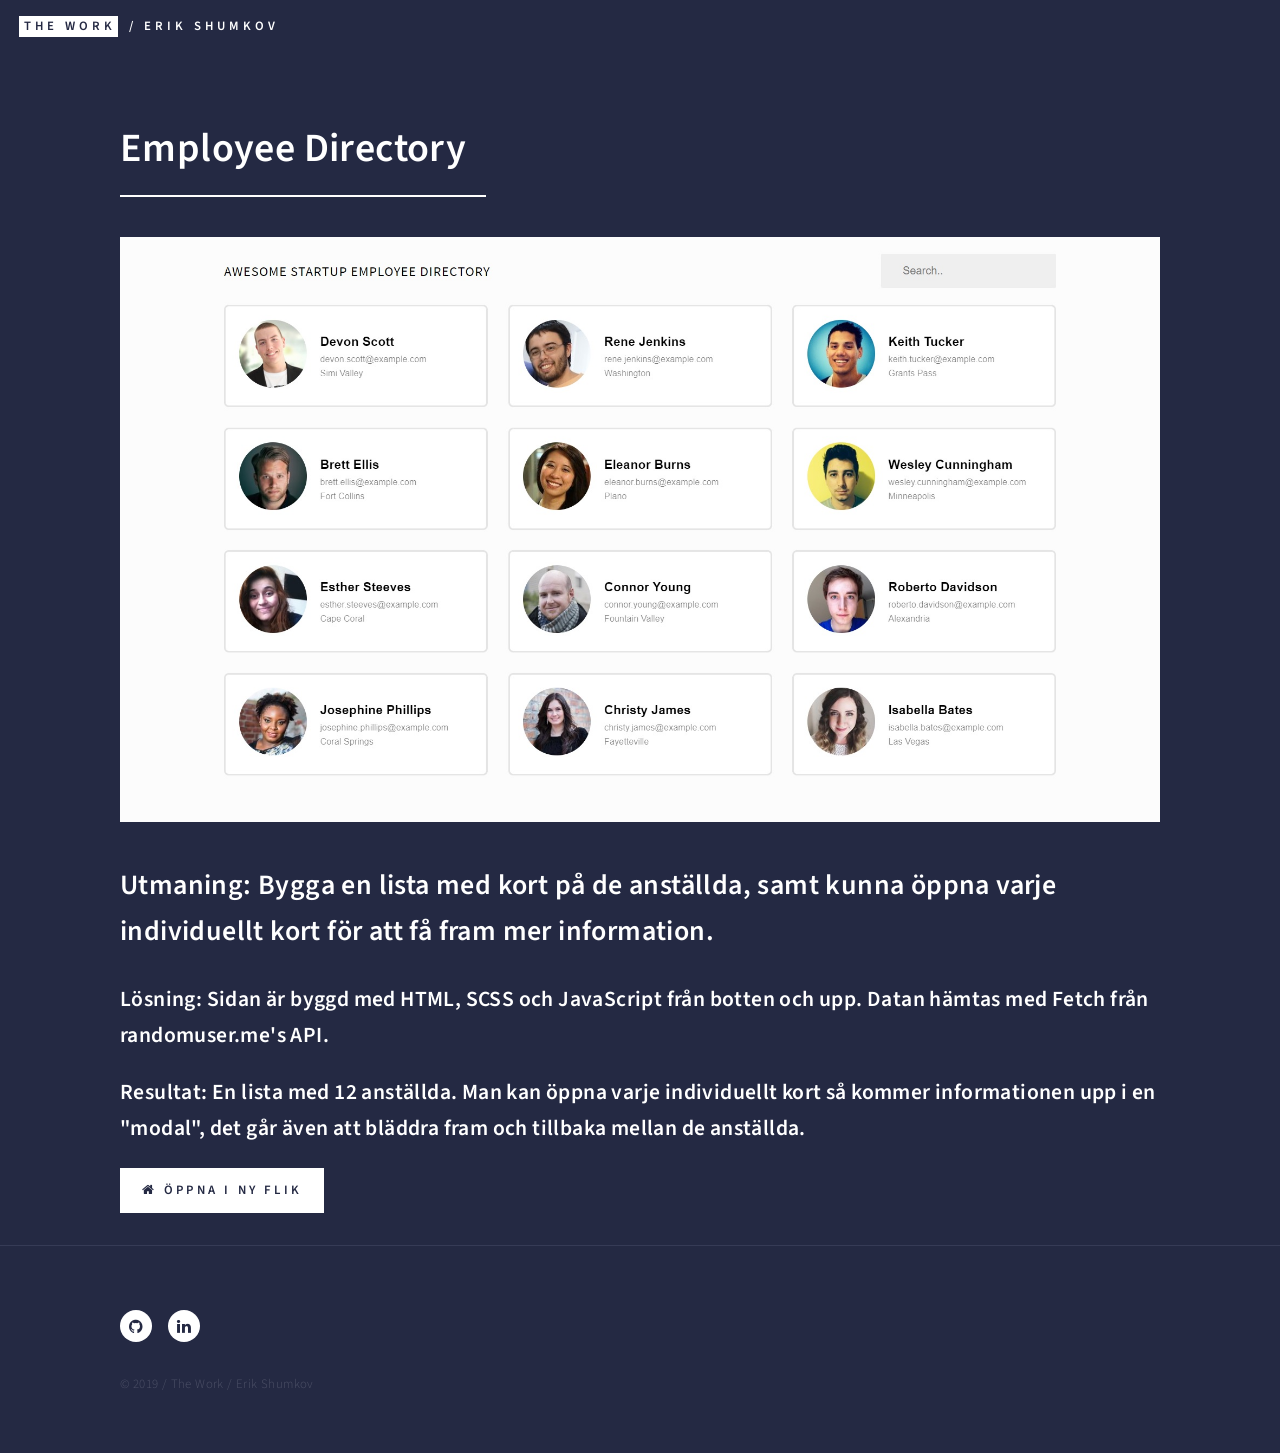
<file: employeedirectory/index.html>
<!DOCTYPE html><html><head><meta charSet="utf-8"/><meta http-equiv="x-ua-compatible" content="ie=edge"/><meta name="viewport" content="width=device-width, initial-scale=1, shrink-to-fit=no"/><style data-href="/styles.df2d38a775e3e20389d5.css">@import url(https://fonts.googleapis.com/css?family=Source+Sans+Pro:300,300italic,600,600italic);
/*!
 *  Font Awesome 4.7.0 by @davegandy - http://fontawesome.io - @fontawesome
 *  License - http://fontawesome.io/license (Font: SIL OFL 1.1, CSS: MIT License)
 */@font-face{font-family:FontAwesome;src:url(/static/fontawesome-webfont-674f50d287a8c48dc19ba404d20fe713.eot);src:url(/static/fontawesome-webfont-674f50d287a8c48dc19ba404d20fe713.eot?#iefix&v=4.7.0) format("embedded-opentype"),url(/static/fontawesome-webfont-af7ae505a9eed503f8b8e6982036873e.woff2) format("woff2"),url(/static/fontawesome-webfont-fee66e712a8a08eef5805a46892932ad.woff) format("woff"),url(/static/fontawesome-webfont-b06871f281fee6b241d60582ae9369b9.ttf) format("truetype"),url(/static/fontawesome-webfont-acf3dcb7ff752b5296ca23ba2c7c2606.svg#fontawesomeregular) format("svg");font-weight:400;font-style:normal}.fa{display:inline-block;font:normal normal normal 14px/1 FontAwesome;font-size:inherit;text-rendering:auto;-webkit-font-smoothing:antialiased;-moz-osx-font-smoothing:grayscale}.fa-lg{font-size:1.33333333em;line-height:.75em;vertical-align:-15%}.fa-2x{font-size:2em}.fa-3x{font-size:3em}.fa-4x{font-size:4em}.fa-5x{font-size:5em}.fa-fw{width:1.28571429em;text-align:center}.fa-ul{padding-left:0;margin-left:2.14285714em;list-style-type:none}.fa-ul>li{position:relative}.fa-li{position:absolute;left:-2.14285714em;width:2.14285714em;top:.14285714em;text-align:center}.fa-li.fa-lg{left:-1.85714286em}.fa-border{padding:.2em .25em .15em;border:.08em solid #eee;border-radius:.1em}.fa-pull-left{float:left}.fa-pull-right{float:right}.fa.fa-pull-left{margin-right:.3em}.fa.fa-pull-right{margin-left:.3em}.pull-right{float:right}.pull-left{float:left}.fa.pull-left{margin-right:.3em}.fa.pull-right{margin-left:.3em}.fa-spin{-webkit-animation:fa-spin 2s linear infinite;animation:fa-spin 2s linear infinite}.fa-pulse{-webkit-animation:fa-spin 1s steps(8) infinite;animation:fa-spin 1s steps(8) infinite}@-webkit-keyframes fa-spin{0%{-webkit-transform:rotate(0deg);transform:rotate(0deg)}to{-webkit-transform:rotate(359deg);transform:rotate(359deg)}}@keyframes fa-spin{0%{-webkit-transform:rotate(0deg);transform:rotate(0deg)}to{-webkit-transform:rotate(359deg);transform:rotate(359deg)}}.fa-rotate-90{-ms-filter:"progid:DXImageTransform.Microsoft.BasicImage(rotation=1)";-webkit-transform:rotate(90deg);transform:rotate(90deg)}.fa-rotate-180{-ms-filter:"progid:DXImageTransform.Microsoft.BasicImage(rotation=2)";-webkit-transform:rotate(180deg);transform:rotate(180deg)}.fa-rotate-270{-ms-filter:"progid:DXImageTransform.Microsoft.BasicImage(rotation=3)";-webkit-transform:rotate(270deg);transform:rotate(270deg)}.fa-flip-horizontal{-ms-filter:"progid:DXImageTransform.Microsoft.BasicImage(rotation=0, mirror=1)";-webkit-transform:scaleX(-1);transform:scaleX(-1)}.fa-flip-vertical{-ms-filter:"progid:DXImageTransform.Microsoft.BasicImage(rotation=2, mirror=1)";-webkit-transform:scaleY(-1);transform:scaleY(-1)}:root .fa-flip-horizontal,:root .fa-flip-vertical,:root .fa-rotate-90,:root .fa-rotate-180,:root .fa-rotate-270{-webkit-filter:none;filter:none}.fa-stack{position:relative;display:inline-block;width:2em;height:2em;line-height:2em;vertical-align:middle}.fa-stack-1x,.fa-stack-2x{position:absolute;left:0;width:100%;text-align:center}.fa-stack-1x{line-height:inherit}.fa-stack-2x{font-size:2em}.fa-inverse{color:#fff}.fa-glass:before{content:"\F000"}.fa-music:before{content:"\F001"}.fa-search:before{content:"\F002"}.fa-envelope-o:before{content:"\F003"}.fa-heart:before{content:"\F004"}.fa-star:before{content:"\F005"}.fa-star-o:before{content:"\F006"}.fa-user:before{content:"\F007"}.fa-film:before{content:"\F008"}.fa-th-large:before{content:"\F009"}.fa-th:before{content:"\F00A"}.fa-th-list:before{content:"\F00B"}.fa-check:before{content:"\F00C"}.fa-close:before,.fa-remove:before,.fa-times:before{content:"\F00D"}.fa-search-plus:before{content:"\F00E"}.fa-search-minus:before{content:"\F010"}.fa-power-off:before{content:"\F011"}.fa-signal:before{content:"\F012"}.fa-cog:before,.fa-gear:before{content:"\F013"}.fa-trash-o:before{content:"\F014"}.fa-home:before{content:"\F015"}.fa-file-o:before{content:"\F016"}.fa-clock-o:before{content:"\F017"}.fa-road:before{content:"\F018"}.fa-download:before{content:"\F019"}.fa-arrow-circle-o-down:before{content:"\F01A"}.fa-arrow-circle-o-up:before{content:"\F01B"}.fa-inbox:before{content:"\F01C"}.fa-play-circle-o:before{content:"\F01D"}.fa-repeat:before,.fa-rotate-right:before{content:"\F01E"}.fa-refresh:before{content:"\F021"}.fa-list-alt:before{content:"\F022"}.fa-lock:before{content:"\F023"}.fa-flag:before{content:"\F024"}.fa-headphones:before{content:"\F025"}.fa-volume-off:before{content:"\F026"}.fa-volume-down:before{content:"\F027"}.fa-volume-up:before{content:"\F028"}.fa-qrcode:before{content:"\F029"}.fa-barcode:before{content:"\F02A"}.fa-tag:before{content:"\F02B"}.fa-tags:before{content:"\F02C"}.fa-book:before{content:"\F02D"}.fa-bookmark:before{content:"\F02E"}.fa-print:before{content:"\F02F"}.fa-camera:before{content:"\F030"}.fa-font:before{content:"\F031"}.fa-bold:before{content:"\F032"}.fa-italic:before{content:"\F033"}.fa-text-height:before{content:"\F034"}.fa-text-width:before{content:"\F035"}.fa-align-left:before{content:"\F036"}.fa-align-center:before{content:"\F037"}.fa-align-right:before{content:"\F038"}.fa-align-justify:before{content:"\F039"}.fa-list:before{content:"\F03A"}.fa-dedent:before,.fa-outdent:before{content:"\F03B"}.fa-indent:before{content:"\F03C"}.fa-video-camera:before{content:"\F03D"}.fa-image:before,.fa-photo:before,.fa-picture-o:before{content:"\F03E"}.fa-pencil:before{content:"\F040"}.fa-map-marker:before{content:"\F041"}.fa-adjust:before{content:"\F042"}.fa-tint:before{content:"\F043"}.fa-edit:before,.fa-pencil-square-o:before{content:"\F044"}.fa-share-square-o:before{content:"\F045"}.fa-check-square-o:before{content:"\F046"}.fa-arrows:before{content:"\F047"}.fa-step-backward:before{content:"\F048"}.fa-fast-backward:before{content:"\F049"}.fa-backward:before{content:"\F04A"}.fa-play:before{content:"\F04B"}.fa-pause:before{content:"\F04C"}.fa-stop:before{content:"\F04D"}.fa-forward:before{content:"\F04E"}.fa-fast-forward:before{content:"\F050"}.fa-step-forward:before{content:"\F051"}.fa-eject:before{content:"\F052"}.fa-chevron-left:before{content:"\F053"}.fa-chevron-right:before{content:"\F054"}.fa-plus-circle:before{content:"\F055"}.fa-minus-circle:before{content:"\F056"}.fa-times-circle:before{content:"\F057"}.fa-check-circle:before{content:"\F058"}.fa-question-circle:before{content:"\F059"}.fa-info-circle:before{content:"\F05A"}.fa-crosshairs:before{content:"\F05B"}.fa-times-circle-o:before{content:"\F05C"}.fa-check-circle-o:before{content:"\F05D"}.fa-ban:before{content:"\F05E"}.fa-arrow-left:before{content:"\F060"}.fa-arrow-right:before{content:"\F061"}.fa-arrow-up:before{content:"\F062"}.fa-arrow-down:before{content:"\F063"}.fa-mail-forward:before,.fa-share:before{content:"\F064"}.fa-expand:before{content:"\F065"}.fa-compress:before{content:"\F066"}.fa-plus:before{content:"\F067"}.fa-minus:before{content:"\F068"}.fa-asterisk:before{content:"\F069"}.fa-exclamation-circle:before{content:"\F06A"}.fa-gift:before{content:"\F06B"}.fa-leaf:before{content:"\F06C"}.fa-fire:before{content:"\F06D"}.fa-eye:before{content:"\F06E"}.fa-eye-slash:before{content:"\F070"}.fa-exclamation-triangle:before,.fa-warning:before{content:"\F071"}.fa-plane:before{content:"\F072"}.fa-calendar:before{content:"\F073"}.fa-random:before{content:"\F074"}.fa-comment:before{content:"\F075"}.fa-magnet:before{content:"\F076"}.fa-chevron-up:before{content:"\F077"}.fa-chevron-down:before{content:"\F078"}.fa-retweet:before{content:"\F079"}.fa-shopping-cart:before{content:"\F07A"}.fa-folder:before{content:"\F07B"}.fa-folder-open:before{content:"\F07C"}.fa-arrows-v:before{content:"\F07D"}.fa-arrows-h:before{content:"\F07E"}.fa-bar-chart-o:before,.fa-bar-chart:before{content:"\F080"}.fa-twitter-square:before{content:"\F081"}.fa-facebook-square:before{content:"\F082"}.fa-camera-retro:before{content:"\F083"}.fa-key:before{content:"\F084"}.fa-cogs:before,.fa-gears:before{content:"\F085"}.fa-comments:before{content:"\F086"}.fa-thumbs-o-up:before{content:"\F087"}.fa-thumbs-o-down:before{content:"\F088"}.fa-star-half:before{content:"\F089"}.fa-heart-o:before{content:"\F08A"}.fa-sign-out:before{content:"\F08B"}.fa-linkedin-square:before{content:"\F08C"}.fa-thumb-tack:before{content:"\F08D"}.fa-external-link:before{content:"\F08E"}.fa-sign-in:before{content:"\F090"}.fa-trophy:before{content:"\F091"}.fa-github-square:before{content:"\F092"}.fa-upload:before{content:"\F093"}.fa-lemon-o:before{content:"\F094"}.fa-phone:before{content:"\F095"}.fa-square-o:before{content:"\F096"}.fa-bookmark-o:before{content:"\F097"}.fa-phone-square:before{content:"\F098"}.fa-twitter:before{content:"\F099"}.fa-facebook-f:before,.fa-facebook:before{content:"\F09A"}.fa-github:before{content:"\F09B"}.fa-unlock:before{content:"\F09C"}.fa-credit-card:before{content:"\F09D"}.fa-feed:before,.fa-rss:before{content:"\F09E"}.fa-hdd-o:before{content:"\F0A0"}.fa-bullhorn:before{content:"\F0A1"}.fa-bell:before{content:"\F0F3"}.fa-certificate:before{content:"\F0A3"}.fa-hand-o-right:before{content:"\F0A4"}.fa-hand-o-left:before{content:"\F0A5"}.fa-hand-o-up:before{content:"\F0A6"}.fa-hand-o-down:before{content:"\F0A7"}.fa-arrow-circle-left:before{content:"\F0A8"}.fa-arrow-circle-right:before{content:"\F0A9"}.fa-arrow-circle-up:before{content:"\F0AA"}.fa-arrow-circle-down:before{content:"\F0AB"}.fa-globe:before{content:"\F0AC"}.fa-wrench:before{content:"\F0AD"}.fa-tasks:before{content:"\F0AE"}.fa-filter:before{content:"\F0B0"}.fa-briefcase:before{content:"\F0B1"}.fa-arrows-alt:before{content:"\F0B2"}.fa-group:before,.fa-users:before{content:"\F0C0"}.fa-chain:before,.fa-link:before{content:"\F0C1"}.fa-cloud:before{content:"\F0C2"}.fa-flask:before{content:"\F0C3"}.fa-cut:before,.fa-scissors:before{content:"\F0C4"}.fa-copy:before,.fa-files-o:before{content:"\F0C5"}.fa-paperclip:before{content:"\F0C6"}.fa-floppy-o:before,.fa-save:before{content:"\F0C7"}.fa-square:before{content:"\F0C8"}.fa-bars:before,.fa-navicon:before,.fa-reorder:before{content:"\F0C9"}.fa-list-ul:before{content:"\F0CA"}.fa-list-ol:before{content:"\F0CB"}.fa-strikethrough:before{content:"\F0CC"}.fa-underline:before{content:"\F0CD"}.fa-table:before{content:"\F0CE"}.fa-magic:before{content:"\F0D0"}.fa-truck:before{content:"\F0D1"}.fa-pinterest:before{content:"\F0D2"}.fa-pinterest-square:before{content:"\F0D3"}.fa-google-plus-square:before{content:"\F0D4"}.fa-google-plus:before{content:"\F0D5"}.fa-money:before{content:"\F0D6"}.fa-caret-down:before{content:"\F0D7"}.fa-caret-up:before{content:"\F0D8"}.fa-caret-left:before{content:"\F0D9"}.fa-caret-right:before{content:"\F0DA"}.fa-columns:before{content:"\F0DB"}.fa-sort:before,.fa-unsorted:before{content:"\F0DC"}.fa-sort-desc:before,.fa-sort-down:before{content:"\F0DD"}.fa-sort-asc:before,.fa-sort-up:before{content:"\F0DE"}.fa-envelope:before{content:"\F0E0"}.fa-linkedin:before{content:"\F0E1"}.fa-rotate-left:before,.fa-undo:before{content:"\F0E2"}.fa-gavel:before,.fa-legal:before{content:"\F0E3"}.fa-dashboard:before,.fa-tachometer:before{content:"\F0E4"}.fa-comment-o:before{content:"\F0E5"}.fa-comments-o:before{content:"\F0E6"}.fa-bolt:before,.fa-flash:before{content:"\F0E7"}.fa-sitemap:before{content:"\F0E8"}.fa-umbrella:before{content:"\F0E9"}.fa-clipboard:before,.fa-paste:before{content:"\F0EA"}.fa-lightbulb-o:before{content:"\F0EB"}.fa-exchange:before{content:"\F0EC"}.fa-cloud-download:before{content:"\F0ED"}.fa-cloud-upload:before{content:"\F0EE"}.fa-user-md:before{content:"\F0F0"}.fa-stethoscope:before{content:"\F0F1"}.fa-suitcase:before{content:"\F0F2"}.fa-bell-o:before{content:"\F0A2"}.fa-coffee:before{content:"\F0F4"}.fa-cutlery:before{content:"\F0F5"}.fa-file-text-o:before{content:"\F0F6"}.fa-building-o:before{content:"\F0F7"}.fa-hospital-o:before{content:"\F0F8"}.fa-ambulance:before{content:"\F0F9"}.fa-medkit:before{content:"\F0FA"}.fa-fighter-jet:before{content:"\F0FB"}.fa-beer:before{content:"\F0FC"}.fa-h-square:before{content:"\F0FD"}.fa-plus-square:before{content:"\F0FE"}.fa-angle-double-left:before{content:"\F100"}.fa-angle-double-right:before{content:"\F101"}.fa-angle-double-up:before{content:"\F102"}.fa-angle-double-down:before{content:"\F103"}.fa-angle-left:before{content:"\F104"}.fa-angle-right:before{content:"\F105"}.fa-angle-up:before{content:"\F106"}.fa-angle-down:before{content:"\F107"}.fa-desktop:before{content:"\F108"}.fa-laptop:before{content:"\F109"}.fa-tablet:before{content:"\F10A"}.fa-mobile-phone:before,.fa-mobile:before{content:"\F10B"}.fa-circle-o:before{content:"\F10C"}.fa-quote-left:before{content:"\F10D"}.fa-quote-right:before{content:"\F10E"}.fa-spinner:before{content:"\F110"}.fa-circle:before{content:"\F111"}.fa-mail-reply:before,.fa-reply:before{content:"\F112"}.fa-github-alt:before{content:"\F113"}.fa-folder-o:before{content:"\F114"}.fa-folder-open-o:before{content:"\F115"}.fa-smile-o:before{content:"\F118"}.fa-frown-o:before{content:"\F119"}.fa-meh-o:before{content:"\F11A"}.fa-gamepad:before{content:"\F11B"}.fa-keyboard-o:before{content:"\F11C"}.fa-flag-o:before{content:"\F11D"}.fa-flag-checkered:before{content:"\F11E"}.fa-terminal:before{content:"\F120"}.fa-code:before{content:"\F121"}.fa-mail-reply-all:before,.fa-reply-all:before{content:"\F122"}.fa-star-half-empty:before,.fa-star-half-full:before,.fa-star-half-o:before{content:"\F123"}.fa-location-arrow:before{content:"\F124"}.fa-crop:before{content:"\F125"}.fa-code-fork:before{content:"\F126"}.fa-chain-broken:before,.fa-unlink:before{content:"\F127"}.fa-question:before{content:"\F128"}.fa-info:before{content:"\F129"}.fa-exclamation:before{content:"\F12A"}.fa-superscript:before{content:"\F12B"}.fa-subscript:before{content:"\F12C"}.fa-eraser:before{content:"\F12D"}.fa-puzzle-piece:before{content:"\F12E"}.fa-microphone:before{content:"\F130"}.fa-microphone-slash:before{content:"\F131"}.fa-shield:before{content:"\F132"}.fa-calendar-o:before{content:"\F133"}.fa-fire-extinguisher:before{content:"\F134"}.fa-rocket:before{content:"\F135"}.fa-maxcdn:before{content:"\F136"}.fa-chevron-circle-left:before{content:"\F137"}.fa-chevron-circle-right:before{content:"\F138"}.fa-chevron-circle-up:before{content:"\F139"}.fa-chevron-circle-down:before{content:"\F13A"}.fa-html5:before{content:"\F13B"}.fa-css3:before{content:"\F13C"}.fa-anchor:before{content:"\F13D"}.fa-unlock-alt:before{content:"\F13E"}.fa-bullseye:before{content:"\F140"}.fa-ellipsis-h:before{content:"\F141"}.fa-ellipsis-v:before{content:"\F142"}.fa-rss-square:before{content:"\F143"}.fa-play-circle:before{content:"\F144"}.fa-ticket:before{content:"\F145"}.fa-minus-square:before{content:"\F146"}.fa-minus-square-o:before{content:"\F147"}.fa-level-up:before{content:"\F148"}.fa-level-down:before{content:"\F149"}.fa-check-square:before{content:"\F14A"}.fa-pencil-square:before{content:"\F14B"}.fa-external-link-square:before{content:"\F14C"}.fa-share-square:before{content:"\F14D"}.fa-compass:before{content:"\F14E"}.fa-caret-square-o-down:before,.fa-toggle-down:before{content:"\F150"}.fa-caret-square-o-up:before,.fa-toggle-up:before{content:"\F151"}.fa-caret-square-o-right:before,.fa-toggle-right:before{content:"\F152"}.fa-eur:before,.fa-euro:before{content:"\F153"}.fa-gbp:before{content:"\F154"}.fa-dollar:before,.fa-usd:before{content:"\F155"}.fa-inr:before,.fa-rupee:before{content:"\F156"}.fa-cny:before,.fa-jpy:before,.fa-rmb:before,.fa-yen:before{content:"\F157"}.fa-rouble:before,.fa-rub:before,.fa-ruble:before{content:"\F158"}.fa-krw:before,.fa-won:before{content:"\F159"}.fa-bitcoin:before,.fa-btc:before{content:"\F15A"}.fa-file:before{content:"\F15B"}.fa-file-text:before{content:"\F15C"}.fa-sort-alpha-asc:before{content:"\F15D"}.fa-sort-alpha-desc:before{content:"\F15E"}.fa-sort-amount-asc:before{content:"\F160"}.fa-sort-amount-desc:before{content:"\F161"}.fa-sort-numeric-asc:before{content:"\F162"}.fa-sort-numeric-desc:before{content:"\F163"}.fa-thumbs-up:before{content:"\F164"}.fa-thumbs-down:before{content:"\F165"}.fa-youtube-square:before{content:"\F166"}.fa-youtube:before{content:"\F167"}.fa-xing:before{content:"\F168"}.fa-xing-square:before{content:"\F169"}.fa-youtube-play:before{content:"\F16A"}.fa-dropbox:before{content:"\F16B"}.fa-stack-overflow:before{content:"\F16C"}.fa-instagram:before{content:"\F16D"}.fa-flickr:before{content:"\F16E"}.fa-adn:before{content:"\F170"}.fa-bitbucket:before{content:"\F171"}.fa-bitbucket-square:before{content:"\F172"}.fa-tumblr:before{content:"\F173"}.fa-tumblr-square:before{content:"\F174"}.fa-long-arrow-down:before{content:"\F175"}.fa-long-arrow-up:before{content:"\F176"}.fa-long-arrow-left:before{content:"\F177"}.fa-long-arrow-right:before{content:"\F178"}.fa-apple:before{content:"\F179"}.fa-windows:before{content:"\F17A"}.fa-android:before{content:"\F17B"}.fa-linux:before{content:"\F17C"}.fa-dribbble:before{content:"\F17D"}.fa-skype:before{content:"\F17E"}.fa-foursquare:before{content:"\F180"}.fa-trello:before{content:"\F181"}.fa-female:before{content:"\F182"}.fa-male:before{content:"\F183"}.fa-gittip:before,.fa-gratipay:before{content:"\F184"}.fa-sun-o:before{content:"\F185"}.fa-moon-o:before{content:"\F186"}.fa-archive:before{content:"\F187"}.fa-bug:before{content:"\F188"}.fa-vk:before{content:"\F189"}.fa-weibo:before{content:"\F18A"}.fa-renren:before{content:"\F18B"}.fa-pagelines:before{content:"\F18C"}.fa-stack-exchange:before{content:"\F18D"}.fa-arrow-circle-o-right:before{content:"\F18E"}.fa-arrow-circle-o-left:before{content:"\F190"}.fa-caret-square-o-left:before,.fa-toggle-left:before{content:"\F191"}.fa-dot-circle-o:before{content:"\F192"}.fa-wheelchair:before{content:"\F193"}.fa-vimeo-square:before{content:"\F194"}.fa-try:before,.fa-turkish-lira:before{content:"\F195"}.fa-plus-square-o:before{content:"\F196"}.fa-space-shuttle:before{content:"\F197"}.fa-slack:before{content:"\F198"}.fa-envelope-square:before{content:"\F199"}.fa-wordpress:before{content:"\F19A"}.fa-openid:before{content:"\F19B"}.fa-bank:before,.fa-institution:before,.fa-university:before{content:"\F19C"}.fa-graduation-cap:before,.fa-mortar-board:before{content:"\F19D"}.fa-yahoo:before{content:"\F19E"}.fa-google:before{content:"\F1A0"}.fa-reddit:before{content:"\F1A1"}.fa-reddit-square:before{content:"\F1A2"}.fa-stumbleupon-circle:before{content:"\F1A3"}.fa-stumbleupon:before{content:"\F1A4"}.fa-delicious:before{content:"\F1A5"}.fa-digg:before{content:"\F1A6"}.fa-pied-piper-pp:before{content:"\F1A7"}.fa-pied-piper-alt:before{content:"\F1A8"}.fa-drupal:before{content:"\F1A9"}.fa-joomla:before{content:"\F1AA"}.fa-language:before{content:"\F1AB"}.fa-fax:before{content:"\F1AC"}.fa-building:before{content:"\F1AD"}.fa-child:before{content:"\F1AE"}.fa-paw:before{content:"\F1B0"}.fa-spoon:before{content:"\F1B1"}.fa-cube:before{content:"\F1B2"}.fa-cubes:before{content:"\F1B3"}.fa-behance:before{content:"\F1B4"}.fa-behance-square:before{content:"\F1B5"}.fa-steam:before{content:"\F1B6"}.fa-steam-square:before{content:"\F1B7"}.fa-recycle:before{content:"\F1B8"}.fa-automobile:before,.fa-car:before{content:"\F1B9"}.fa-cab:before,.fa-taxi:before{content:"\F1BA"}.fa-tree:before{content:"\F1BB"}.fa-spotify:before{content:"\F1BC"}.fa-deviantart:before{content:"\F1BD"}.fa-soundcloud:before{content:"\F1BE"}.fa-database:before{content:"\F1C0"}.fa-file-pdf-o:before{content:"\F1C1"}.fa-file-word-o:before{content:"\F1C2"}.fa-file-excel-o:before{content:"\F1C3"}.fa-file-powerpoint-o:before{content:"\F1C4"}.fa-file-image-o:before,.fa-file-photo-o:before,.fa-file-picture-o:before{content:"\F1C5"}.fa-file-archive-o:before,.fa-file-zip-o:before{content:"\F1C6"}.fa-file-audio-o:before,.fa-file-sound-o:before{content:"\F1C7"}.fa-file-movie-o:before,.fa-file-video-o:before{content:"\F1C8"}.fa-file-code-o:before{content:"\F1C9"}.fa-vine:before{content:"\F1CA"}.fa-codepen:before{content:"\F1CB"}.fa-jsfiddle:before{content:"\F1CC"}.fa-life-bouy:before,.fa-life-buoy:before,.fa-life-ring:before,.fa-life-saver:before,.fa-support:before{content:"\F1CD"}.fa-circle-o-notch:before{content:"\F1CE"}.fa-ra:before,.fa-rebel:before,.fa-resistance:before{content:"\F1D0"}.fa-empire:before,.fa-ge:before{content:"\F1D1"}.fa-git-square:before{content:"\F1D2"}.fa-git:before{content:"\F1D3"}.fa-hacker-news:before,.fa-y-combinator-square:before,.fa-yc-square:before{content:"\F1D4"}.fa-tencent-weibo:before{content:"\F1D5"}.fa-qq:before{content:"\F1D6"}.fa-wechat:before,.fa-weixin:before{content:"\F1D7"}.fa-paper-plane:before,.fa-send:before{content:"\F1D8"}.fa-paper-plane-o:before,.fa-send-o:before{content:"\F1D9"}.fa-history:before{content:"\F1DA"}.fa-circle-thin:before{content:"\F1DB"}.fa-header:before{content:"\F1DC"}.fa-paragraph:before{content:"\F1DD"}.fa-sliders:before{content:"\F1DE"}.fa-share-alt:before{content:"\F1E0"}.fa-share-alt-square:before{content:"\F1E1"}.fa-bomb:before{content:"\F1E2"}.fa-futbol-o:before,.fa-soccer-ball-o:before{content:"\F1E3"}.fa-tty:before{content:"\F1E4"}.fa-binoculars:before{content:"\F1E5"}.fa-plug:before{content:"\F1E6"}.fa-slideshare:before{content:"\F1E7"}.fa-twitch:before{content:"\F1E8"}.fa-yelp:before{content:"\F1E9"}.fa-newspaper-o:before{content:"\F1EA"}.fa-wifi:before{content:"\F1EB"}.fa-calculator:before{content:"\F1EC"}.fa-paypal:before{content:"\F1ED"}.fa-google-wallet:before{content:"\F1EE"}.fa-cc-visa:before{content:"\F1F0"}.fa-cc-mastercard:before{content:"\F1F1"}.fa-cc-discover:before{content:"\F1F2"}.fa-cc-amex:before{content:"\F1F3"}.fa-cc-paypal:before{content:"\F1F4"}.fa-cc-stripe:before{content:"\F1F5"}.fa-bell-slash:before{content:"\F1F6"}.fa-bell-slash-o:before{content:"\F1F7"}.fa-trash:before{content:"\F1F8"}.fa-copyright:before{content:"\F1F9"}.fa-at:before{content:"\F1FA"}.fa-eyedropper:before{content:"\F1FB"}.fa-paint-brush:before{content:"\F1FC"}.fa-birthday-cake:before{content:"\F1FD"}.fa-area-chart:before{content:"\F1FE"}.fa-pie-chart:before{content:"\F200"}.fa-line-chart:before{content:"\F201"}.fa-lastfm:before{content:"\F202"}.fa-lastfm-square:before{content:"\F203"}.fa-toggle-off:before{content:"\F204"}.fa-toggle-on:before{content:"\F205"}.fa-bicycle:before{content:"\F206"}.fa-bus:before{content:"\F207"}.fa-ioxhost:before{content:"\F208"}.fa-angellist:before{content:"\F209"}.fa-cc:before{content:"\F20A"}.fa-ils:before,.fa-shekel:before,.fa-sheqel:before{content:"\F20B"}.fa-meanpath:before{content:"\F20C"}.fa-buysellads:before{content:"\F20D"}.fa-connectdevelop:before{content:"\F20E"}.fa-dashcube:before{content:"\F210"}.fa-forumbee:before{content:"\F211"}.fa-leanpub:before{content:"\F212"}.fa-sellsy:before{content:"\F213"}.fa-shirtsinbulk:before{content:"\F214"}.fa-simplybuilt:before{content:"\F215"}.fa-skyatlas:before{content:"\F216"}.fa-cart-plus:before{content:"\F217"}.fa-cart-arrow-down:before{content:"\F218"}.fa-diamond:before{content:"\F219"}.fa-ship:before{content:"\F21A"}.fa-user-secret:before{content:"\F21B"}.fa-motorcycle:before{content:"\F21C"}.fa-street-view:before{content:"\F21D"}.fa-heartbeat:before{content:"\F21E"}.fa-venus:before{content:"\F221"}.fa-mars:before{content:"\F222"}.fa-mercury:before{content:"\F223"}.fa-intersex:before,.fa-transgender:before{content:"\F224"}.fa-transgender-alt:before{content:"\F225"}.fa-venus-double:before{content:"\F226"}.fa-mars-double:before{content:"\F227"}.fa-venus-mars:before{content:"\F228"}.fa-mars-stroke:before{content:"\F229"}.fa-mars-stroke-v:before{content:"\F22A"}.fa-mars-stroke-h:before{content:"\F22B"}.fa-neuter:before{content:"\F22C"}.fa-genderless:before{content:"\F22D"}.fa-facebook-official:before{content:"\F230"}.fa-pinterest-p:before{content:"\F231"}.fa-whatsapp:before{content:"\F232"}.fa-server:before{content:"\F233"}.fa-user-plus:before{content:"\F234"}.fa-user-times:before{content:"\F235"}.fa-bed:before,.fa-hotel:before{content:"\F236"}.fa-viacoin:before{content:"\F237"}.fa-train:before{content:"\F238"}.fa-subway:before{content:"\F239"}.fa-medium:before{content:"\F23A"}.fa-y-combinator:before,.fa-yc:before{content:"\F23B"}.fa-optin-monster:before{content:"\F23C"}.fa-opencart:before{content:"\F23D"}.fa-expeditedssl:before{content:"\F23E"}.fa-battery-4:before,.fa-battery-full:before,.fa-battery:before{content:"\F240"}.fa-battery-3:before,.fa-battery-three-quarters:before{content:"\F241"}.fa-battery-2:before,.fa-battery-half:before{content:"\F242"}.fa-battery-1:before,.fa-battery-quarter:before{content:"\F243"}.fa-battery-0:before,.fa-battery-empty:before{content:"\F244"}.fa-mouse-pointer:before{content:"\F245"}.fa-i-cursor:before{content:"\F246"}.fa-object-group:before{content:"\F247"}.fa-object-ungroup:before{content:"\F248"}.fa-sticky-note:before{content:"\F249"}.fa-sticky-note-o:before{content:"\F24A"}.fa-cc-jcb:before{content:"\F24B"}.fa-cc-diners-club:before{content:"\F24C"}.fa-clone:before{content:"\F24D"}.fa-balance-scale:before{content:"\F24E"}.fa-hourglass-o:before{content:"\F250"}.fa-hourglass-1:before,.fa-hourglass-start:before{content:"\F251"}.fa-hourglass-2:before,.fa-hourglass-half:before{content:"\F252"}.fa-hourglass-3:before,.fa-hourglass-end:before{content:"\F253"}.fa-hourglass:before{content:"\F254"}.fa-hand-grab-o:before,.fa-hand-rock-o:before{content:"\F255"}.fa-hand-paper-o:before,.fa-hand-stop-o:before{content:"\F256"}.fa-hand-scissors-o:before{content:"\F257"}.fa-hand-lizard-o:before{content:"\F258"}.fa-hand-spock-o:before{content:"\F259"}.fa-hand-pointer-o:before{content:"\F25A"}.fa-hand-peace-o:before{content:"\F25B"}.fa-trademark:before{content:"\F25C"}.fa-registered:before{content:"\F25D"}.fa-creative-commons:before{content:"\F25E"}.fa-gg:before{content:"\F260"}.fa-gg-circle:before{content:"\F261"}.fa-tripadvisor:before{content:"\F262"}.fa-odnoklassniki:before{content:"\F263"}.fa-odnoklassniki-square:before{content:"\F264"}.fa-get-pocket:before{content:"\F265"}.fa-wikipedia-w:before{content:"\F266"}.fa-safari:before{content:"\F267"}.fa-chrome:before{content:"\F268"}.fa-firefox:before{content:"\F269"}.fa-opera:before{content:"\F26A"}.fa-internet-explorer:before{content:"\F26B"}.fa-television:before,.fa-tv:before{content:"\F26C"}.fa-contao:before{content:"\F26D"}.fa-500px:before{content:"\F26E"}.fa-amazon:before{content:"\F270"}.fa-calendar-plus-o:before{content:"\F271"}.fa-calendar-minus-o:before{content:"\F272"}.fa-calendar-times-o:before{content:"\F273"}.fa-calendar-check-o:before{content:"\F274"}.fa-industry:before{content:"\F275"}.fa-map-pin:before{content:"\F276"}.fa-map-signs:before{content:"\F277"}.fa-map-o:before{content:"\F278"}.fa-map:before{content:"\F279"}.fa-commenting:before{content:"\F27A"}.fa-commenting-o:before{content:"\F27B"}.fa-houzz:before{content:"\F27C"}.fa-vimeo:before{content:"\F27D"}.fa-black-tie:before{content:"\F27E"}.fa-fonticons:before{content:"\F280"}.fa-reddit-alien:before{content:"\F281"}.fa-edge:before{content:"\F282"}.fa-credit-card-alt:before{content:"\F283"}.fa-codiepie:before{content:"\F284"}.fa-modx:before{content:"\F285"}.fa-fort-awesome:before{content:"\F286"}.fa-usb:before{content:"\F287"}.fa-product-hunt:before{content:"\F288"}.fa-mixcloud:before{content:"\F289"}.fa-scribd:before{content:"\F28A"}.fa-pause-circle:before{content:"\F28B"}.fa-pause-circle-o:before{content:"\F28C"}.fa-stop-circle:before{content:"\F28D"}.fa-stop-circle-o:before{content:"\F28E"}.fa-shopping-bag:before{content:"\F290"}.fa-shopping-basket:before{content:"\F291"}.fa-hashtag:before{content:"\F292"}.fa-bluetooth:before{content:"\F293"}.fa-bluetooth-b:before{content:"\F294"}.fa-percent:before{content:"\F295"}.fa-gitlab:before{content:"\F296"}.fa-wpbeginner:before{content:"\F297"}.fa-wpforms:before{content:"\F298"}.fa-envira:before{content:"\F299"}.fa-universal-access:before{content:"\F29A"}.fa-wheelchair-alt:before{content:"\F29B"}.fa-question-circle-o:before{content:"\F29C"}.fa-blind:before{content:"\F29D"}.fa-audio-description:before{content:"\F29E"}.fa-volume-control-phone:before{content:"\F2A0"}.fa-braille:before{content:"\F2A1"}.fa-assistive-listening-systems:before{content:"\F2A2"}.fa-american-sign-language-interpreting:before,.fa-asl-interpreting:before{content:"\F2A3"}.fa-deaf:before,.fa-deafness:before,.fa-hard-of-hearing:before{content:"\F2A4"}.fa-glide:before{content:"\F2A5"}.fa-glide-g:before{content:"\F2A6"}.fa-sign-language:before,.fa-signing:before{content:"\F2A7"}.fa-low-vision:before{content:"\F2A8"}.fa-viadeo:before{content:"\F2A9"}.fa-viadeo-square:before{content:"\F2AA"}.fa-snapchat:before{content:"\F2AB"}.fa-snapchat-ghost:before{content:"\F2AC"}.fa-snapchat-square:before{content:"\F2AD"}.fa-pied-piper:before{content:"\F2AE"}.fa-first-order:before{content:"\F2B0"}.fa-yoast:before{content:"\F2B1"}.fa-themeisle:before{content:"\F2B2"}.fa-google-plus-circle:before,.fa-google-plus-official:before{content:"\F2B3"}.fa-fa:before,.fa-font-awesome:before{content:"\F2B4"}.fa-handshake-o:before{content:"\F2B5"}.fa-envelope-open:before{content:"\F2B6"}.fa-envelope-open-o:before{content:"\F2B7"}.fa-linode:before{content:"\F2B8"}.fa-address-book:before{content:"\F2B9"}.fa-address-book-o:before{content:"\F2BA"}.fa-address-card:before,.fa-vcard:before{content:"\F2BB"}.fa-address-card-o:before,.fa-vcard-o:before{content:"\F2BC"}.fa-user-circle:before{content:"\F2BD"}.fa-user-circle-o:before{content:"\F2BE"}.fa-user-o:before{content:"\F2C0"}.fa-id-badge:before{content:"\F2C1"}.fa-drivers-license:before,.fa-id-card:before{content:"\F2C2"}.fa-drivers-license-o:before,.fa-id-card-o:before{content:"\F2C3"}.fa-quora:before{content:"\F2C4"}.fa-free-code-camp:before{content:"\F2C5"}.fa-telegram:before{content:"\F2C6"}.fa-thermometer-4:before,.fa-thermometer-full:before,.fa-thermometer:before{content:"\F2C7"}.fa-thermometer-3:before,.fa-thermometer-three-quarters:before{content:"\F2C8"}.fa-thermometer-2:before,.fa-thermometer-half:before{content:"\F2C9"}.fa-thermometer-1:before,.fa-thermometer-quarter:before{content:"\F2CA"}.fa-thermometer-0:before,.fa-thermometer-empty:before{content:"\F2CB"}.fa-shower:before{content:"\F2CC"}.fa-bath:before,.fa-bathtub:before,.fa-s15:before{content:"\F2CD"}.fa-podcast:before{content:"\F2CE"}.fa-window-maximize:before{content:"\F2D0"}.fa-window-minimize:before{content:"\F2D1"}.fa-window-restore:before{content:"\F2D2"}.fa-times-rectangle:before,.fa-window-close:before{content:"\F2D3"}.fa-times-rectangle-o:before,.fa-window-close-o:before{content:"\F2D4"}.fa-bandcamp:before{content:"\F2D5"}.fa-grav:before{content:"\F2D6"}.fa-etsy:before{content:"\F2D7"}.fa-imdb:before{content:"\F2D8"}.fa-ravelry:before{content:"\F2D9"}.fa-eercast:before{content:"\F2DA"}.fa-microchip:before{content:"\F2DB"}.fa-snowflake-o:before{content:"\F2DC"}.fa-superpowers:before{content:"\F2DD"}.fa-wpexplorer:before{content:"\F2DE"}.fa-meetup:before{content:"\F2E0"}.sr-only{position:absolute;width:1px;height:1px;padding:0;margin:-1px;overflow:hidden;clip:rect(0,0,0,0);border:0}.sr-only-focusable:active,.sr-only-focusable:focus{position:static;width:auto;height:auto;margin:0;overflow:visible;clip:auto}.mb-5{margin-bottom:2em}@media screen and (min-width:981px){.grid-wrapper{display:grid;grid-gap:0 2.25em;grid-template-columns:repeat(12,1fr);margin:0 auto;width:100%}.col-1{grid-column:span 1}.col-2{grid-column:span 2}.col-3{grid-column:span 3}.col-4{grid-column:span 4}.col-5{grid-column:span 5}.col-6{grid-column:span 6}.col-7{grid-column:span 7}.col-8{grid-column:span 8}.col-9{grid-column:span 9}.col-10{grid-column:span 10}.col-11{grid-column:span 11}.col-12{grid-column:span 12}}a,abbr,acronym,address,applet,article,aside,audio,b,big,blockquote,body,canvas,caption,center,cite,code,dd,del,details,dfn,div,dl,dt,em,embed,fieldset,figcaption,figure,footer,form,h1,h2,h3,h4,h5,h6,header,hgroup,html,i,iframe,img,ins,kbd,label,legend,li,mark,menu,nav,object,ol,output,p,pre,q,ruby,s,samp,section,small,span,strike,strong,sub,summary,sup,table,tbody,td,tfoot,th,thead,time,tr,tt,u,ul,var,video{margin:0;padding:0;border:0;font-size:100%;font:inherit;vertical-align:baseline}article,aside,details,figcaption,figure,footer,header,hgroup,menu,nav,section{display:block}body{line-height:1}ol,ul{list-style:none}blockquote,q{quotes:none}blockquote:after,blockquote:before,q:after,q:before{content:"";content:none}table{border-collapse:collapse;border-spacing:0}body{-webkit-text-size-adjust:none}*,:after,:before{box-sizing:border-box}@-ms-viewport{width:device-width}body{-ms-overflow-style:scrollbar}@media screen and (max-width:480px){body,html{min-width:320px}}body{background:#242943}body.is-loading *,body.is-loading :after,body.is-loading :before{-webkit-animation:none!important;animation:none!important;-webkit-transition:none!important;transition:none!important}body,input,select,textarea{color:#fff;font-family:Source Sans Pro,Helvetica,sans-serif;font-size:17pt;font-weight:300;letter-spacing:.025em;line-height:1.65}@media screen and (max-width:1680px){body,input,select,textarea{font-size:14pt}}@media screen and (max-width:1280px){body,input,select,textarea{font-size:12pt}}@media screen and (max-width:360px){body,input,select,textarea{font-size:11pt}}a{-webkit-transition:color .2s ease-in-out,border-bottom-color .2s ease-in-out;transition:color .2s ease-in-out,border-bottom-color .2s ease-in-out;border-bottom:1px dotted;color:inherit;text-decoration:none}a:hover{border-bottom-color:transparent;color:#9bf1ff!important}a:active{color:#53e3fb!important}b,strong{color:#fff;font-weight:600}em,i{font-style:italic}p{margin:0 0 2em}h1,h2,h3,h4,h5,h6{color:#fff;font-weight:600;line-height:1.65;margin:0 0 1em}h1 a,h2 a,h3 a,h4 a,h5 a,h6 a{color:inherit;border-bottom:0}h1{font-size:2.5em}h2{font-size:1.75em}h3{font-size:1.35em}h4{font-size:1.1em}h5{font-size:.9em}h6{font-size:.7em}@media screen and (max-width:736px){h1{font-size:2em}h2{font-size:1.5em}h3{font-size:1.25em}}sub{top:.5em}sub,sup{font-size:.8em;position:relative}sup{top:-.5em}blockquote{border-left:4px solid rgba(212,212,255,.1);font-style:italic;margin:0 0 2em;padding:.5em 0 .5em 2em}code{background:rgba(212,212,255,.035);margin:0 .25em;padding:.25em .65em}code,pre{font-family:Courier New,monospace;font-size:.9em}pre{-webkit-overflow-scrolling:touch;margin:0 0 2em}pre code{display:block;line-height:1.75;padding:1em 1.5em;overflow-x:auto}hr{border:0;border-bottom:1px solid rgba(212,212,255,.1);margin:2em 0}hr.major{margin:3em 0}.align-left{text-align:left}.align-center{text-align:center}.align-right{text-align:right}.intro-hi,.intro-pres{font-weight:100;max-width:750px}article.special,section.special{text-align:center}header.major{width:-webkit-max-content;width:-ms-max-content;width:max-content;margin-bottom:2em}header.major>:first-child{margin-bottom:0;width:calc(100% + .5em)}header.major>:first-child:after{content:"";background-color:#fff;display:block;height:2px;margin:.325em 0 .5em;width:100%}header.major>p{font-size:.7em;font-weight:600;letter-spacing:.25em;margin-bottom:0;text-transform:uppercase}body.is-ie header.major>:first-child:after{max-width:9em}body.is-ie header.major>h1:after{max-width:100%!important}@media screen and (max-width:736px){header.major>p br{display:none}}form,form .field{margin:0 0 2em}form .field.half{width:50%;float:left;padding:0 0 0 1em}form .field.half.first{padding:0 1em 0 0}form>.actions{margin:2.5em 0 0!important}@media screen and (max-width:736px){form .field{margin:0 0 1.5em}form .field.half{padding:0 0 0 .75em}form .field.half.first{padding:0 .75em 0 0}form>.actions{margin:2em 0 0!important}}@media screen and (max-width:480px){form .field.half{width:100%;float:none;padding:0}form .field.half.first{padding:0}}label{color:#fff;display:block;font-size:.8em;font-weight:600;letter-spacing:.25em;margin:0 0 1em;text-transform:uppercase}input[type=email],input[type=password],input[type=search],input[type=tel],input[type=text],input[type=url],select,textarea{-moz-appearance:none;-webkit-appearance:none;-ms-appearance:none;appearance:none;background:rgba(212,212,255,.035);border:none;border-radius:0;color:inherit;display:block;outline:0;padding:0 1em;text-decoration:none;width:100%;resize:vertical}input[type=email]:invalid,input[type=password]:invalid,input[type=search]:invalid,input[type=tel]:invalid,input[type=text]:invalid,input[type=url]:invalid,select:invalid,textarea:invalid{box-shadow:none}input[type=email]:focus,input[type=password]:focus,input[type=search]:focus,input[type=tel]:focus,input[type=text]:focus,input[type=url]:focus,select:focus,textarea:focus{border-color:#9bf1ff;box-shadow:0 0 0 2px #9bf1ff}.select-wrapper{text-decoration:none;display:block;position:relative}.select-wrapper:before{-moz-osx-font-smoothing:grayscale;-webkit-font-smoothing:antialiased;font-family:FontAwesome;font-style:normal;font-weight:400;text-transform:none!important;color:rgba(212,212,255,.1);content:"\F078";display:block;height:2.75em;line-height:2.75em;pointer-events:none;position:absolute;right:0;text-align:center;top:0;width:2.75em}.select-wrapper select::-ms-expand{display:none}input[type=email],input[type=password],input[type=search],input[type=tel],input[type=text],input[type=url],select{height:2.75em}textarea{padding:.75em 1em}input[type=checkbox],input[type=radio]{-moz-appearance:none;-webkit-appearance:none;-ms-appearance:none;appearance:none;display:block;float:left;margin-right:-2em;opacity:0;width:1em;z-index:-1}input[type=checkbox]+label,input[type=radio]+label{text-decoration:none;color:#fff;cursor:pointer;display:inline-block;font-weight:300;padding-left:2.65em;padding-right:.75em;position:relative}input[type=checkbox]+label:before,input[type=radio]+label:before{-moz-osx-font-smoothing:grayscale;-webkit-font-smoothing:antialiased;font-family:FontAwesome;font-style:normal;font-weight:400;text-transform:none!important;background:rgba(212,212,255,.035);content:"";display:inline-block;height:1.65em;left:0;letter-spacing:0;line-height:1.58125em;position:absolute;text-align:center;top:0;width:1.65em}input[type=checkbox]:checked+label:before,input[type=radio]:checked+label:before{background:#fff;border-color:#9bf1ff;content:"\F00C";color:#242943}input[type=checkbox]:focus+label:before,input[type=radio]:focus+label:before{box-shadow:0 0 0 2px #9bf1ff}input[type=radio]+label:before{border-radius:100%}::-webkit-input-placeholder{color:rgba(244,244,255,.2)!important;opacity:1}:-moz-placeholder,::-moz-placeholder{color:rgba(244,244,255,.2)!important;opacity:1}:-ms-input-placeholder{color:rgba(244,244,255,.2)!important;opacity:1}.formerize-placeholder{color:rgba(244,244,255,.2)!important;opacity:1}.box{border:1px solid rgba(212,212,255,.1);margin-bottom:2em;padding:1.5em}.box>:last-child,.box>:last-child>:last-child,.box>:last-child>:last-child>:last-child{margin-bottom:0}.box.alt{border:0;border-radius:0;padding:0}.icon{text-decoration:none;border-bottom:none;position:relative}.icon:before{-moz-osx-font-smoothing:grayscale;-webkit-font-smoothing:antialiased;font-family:FontAwesome;font-style:normal;font-weight:400;text-transform:none!important}.icon>.label{display:none}.icon.alt:before{background-color:#fff;border-radius:100%;color:#242943;display:inline-block;height:2em;line-height:2em;text-align:center;width:2em}a.icon.alt:before{-webkit-transition:background-color .2s ease-in-out;transition:background-color .2s ease-in-out}a.icon.alt:hover:before{background-color:#6fc3df}a.icon.alt:active:before{background-color:#37a6cb}.image{border:0;display:inline-block;position:relative}.image img{display:block}.image.left,.image.right{max-width:30%}.image.left img,.image.right img{width:100%}.image.left{float:left;margin:0 1.5em 1.25em 0;top:.25em}.image.right{float:right;margin:0 0 1.25em 1.5em;top:.25em}.image.fit{display:block;margin:0 0 2em;width:100%}.image.fit img{width:100%}.image.main{display:block;margin:2.5em 0;width:100%}.image.main img{width:100%}@media screen and (max-width:736px){.image.main{margin:1.5em 0}}ol{list-style:decimal;margin:0 0 2em;padding-left:1.25em}ol li{padding-left:.25em}ul{list-style:disc;margin:0 0 2em;padding-left:1em}ul li{padding-left:.5em}ul.alt{list-style:none;padding-left:0}ul.alt li{border-top:1px solid rgba(212,212,255,.1);padding:.5em 0}ul.alt li:first-child{border-top:0;padding-top:0}ul.icons{cursor:default;list-style:none;padding-left:0}ul.icons li{display:inline-block;padding:0 1em 0 0}ul.icons li:last-child{padding-right:0}@media screen and (max-width:736px){ul.icons li{padding:0 .75em 0 0}}ul.actions{cursor:default;list-style:none;padding-left:0}ul.actions li{display:inline-block;padding:0 1em 0 0;vertical-align:middle}ul.actions li:last-child{padding-right:0}ul.actions.small li{padding:0 1em 0 0}ul.actions.vertical li{display:block;padding:1em 0 0}ul.actions.vertical li:first-child{padding-top:0}ul.actions.vertical li>*{margin-bottom:0}ul.actions.vertical.small li:first-child{padding-top:0}ul.actions.fit{display:table;margin-left:-1em;padding:0;table-layout:fixed;width:calc(100% + 1em)}ul.actions.fit li{display:table-cell;padding:0 0 0 1em}ul.actions.fit li>*{margin-bottom:0}ul.actions.fit.small{margin-left:-1em;width:calc(100% + 1em)}ul.actions.fit.small li{padding:0 0 0 1em}ul.pagination{cursor:default;list-style:none;padding-left:0}ul.pagination li{display:inline-block;padding-left:0;vertical-align:middle}ul.pagination li>.page{-webkit-transition:background-color .2s ease-in-out,color .2s ease-in-out;transition:background-color .2s ease-in-out,color .2s ease-in-out;border-bottom:0;display:inline-block;font-size:.8em;font-weight:600;height:1.5em;line-height:1.5em;margin:0 .125em;min-width:1.5em;padding:0 .5em;text-align:center}ul.pagination li>.page.active{background-color:#fff;color:#242943}ul.pagination li>.page.active:hover{background-color:#9bf1ff;color:#242943!important}ul.pagination li>.page.active:active{background-color:#53e3fb}ul.pagination li:first-child{padding-right:.75em}ul.pagination li:last-child{padding-left:.75em}@media screen and (max-width:480px){ul.pagination li:nth-child(n+2):nth-last-child(n+2){display:none}ul.pagination li:first-child{padding-right:0}}dl{margin:0 0 2em}dl dt{display:block;font-weight:600;margin:0 0 1em}dl dd{margin-left:2em}.table-wrapper{-webkit-overflow-scrolling:touch;overflow-x:auto}table{margin:0 0 2em;width:100%}table tbody tr{border:1px solid rgba(212,212,255,.1);border-left:0;border-right:0}table tbody tr:nth-child(odd){background-color:rgba(212,212,255,.035)}table td{padding:.75em}table th{color:#fff;font-size:.9em;font-weight:600;padding:0 .75em .75em;text-align:left}table thead{border-bottom:2px solid rgba(212,212,255,.1)}table tfoot{border-top:2px solid rgba(212,212,255,.1)}table.alt{border-collapse:separate}table.alt tbody tr td{border-color:rgba(212,212,255,.1);border-style:solid;border-width:0 1px 1px 0}table.alt tbody tr td:first-child{border-left-width:1px}table.alt tbody tr:first-child td{border-top-width:1px}table.alt thead{border-bottom:0}table.alt tfoot{border-top:0}.button,button,input[type=button],input[type=reset],input[type=submit]{-moz-appearance:none;-webkit-appearance:none;-ms-appearance:none;appearance:none;-webkit-transition:background-color .2s ease-in-out,box-shadow .2s ease-in-out,color .2s ease-in-out;transition:background-color .2s ease-in-out,box-shadow .2s ease-in-out,color .2s ease-in-out;background-color:transparent;border:0;border-radius:0;box-shadow:inset 0 0 0 2px #fff;color:#fff;cursor:pointer;display:inline-block;font-size:.8em;font-weight:600;height:3.5em;letter-spacing:.25em;line-height:3.5em;padding:0 1.75em;text-align:center;text-decoration:none;text-transform:uppercase;white-space:nowrap}.button:active,.button:hover,button:active,button:hover,input[type=button]:active,input[type=button]:hover,input[type=reset]:active,input[type=reset]:hover,input[type=submit]:active,input[type=submit]:hover{box-shadow:inset 0 0 0 2px #9bf1ff;color:#9bf1ff}.button:active,button:active,input[type=button]:active,input[type=reset]:active,input[type=submit]:active{background-color:rgba(155,241,255,.1);box-shadow:inset 0 0 0 2px #53e3fb;color:#53e3fb}.button.icon:before,button.icon:before,input[type=button].icon:before,input[type=reset].icon:before,input[type=submit].icon:before{margin-right:.5em}.button.fit,button.fit,input[type=button].fit,input[type=reset].fit,input[type=submit].fit{display:block;margin:0 0 1em;width:100%}.button.small,button.small,input[type=button].small,input[type=reset].small,input[type=submit].small{font-size:.6em}.button.big,button.big,input[type=button].big,input[type=reset].big,input[type=submit].big{font-size:1.25em;height:3em;line-height:3em}.button.next,button.next,input[type=button].next,input[type=reset].next,input[type=submit].next{padding-right:4.5em;position:relative}.button.next:after,.button.next:before,button.next:after,button.next:before,input[type=button].next:after,input[type=button].next:before,input[type=reset].next:after,input[type=reset].next:before,input[type=submit].next:after,input[type=submit].next:before{-webkit-transition:opacity .2s ease-in-out;transition:opacity .2s ease-in-out;background-position:100%;background-repeat:no-repeat;background-size:36px 24px;content:"";display:block;height:100%;position:absolute;right:1.5em;top:0;vertical-align:middle;width:36px}.button.next:before,button.next:before,input[type=button].next:before,input[type=reset].next:before,input[type=submit].next:before{background-image:url("data:image/svg+xml;charset=utf8,%3Csvg xmlns='http://www.w3.org/2000/svg' xmlns:xlink='http://www.w3.org/1999/xlink' width='36px' height='24px' viewBox='0 0 36 24' zoomAndPan='disable'%3E%3Cstyle%3Eline %7B stroke: %23fff%3B stroke-width: 2px%3B %7D%3C/style%3E%3Cline x1='0' y1='12' x2='34' y2='12' /%3E%3Cline x1='25' y1='4' x2='34' y2='12.5' /%3E%3Cline x1='25' y1='20' x2='34' y2='11.5' /%3E%3C/svg%3E")}.button.next:after,button.next:after,input[type=button].next:after,input[type=reset].next:after,input[type=submit].next:after{background-image:url("data:image/svg+xml;charset=utf8,%3Csvg xmlns='http://www.w3.org/2000/svg' xmlns:xlink='http://www.w3.org/1999/xlink' width='36px' height='24px' viewBox='0 0 36 24' zoomAndPan='disable'%3E%3Cstyle%3Eline %7B stroke: %239bf1ff%3B stroke-width: 2px%3B %7D%3C/style%3E%3Cline x1='0' y1='12' x2='34' y2='12' /%3E%3Cline x1='25' y1='4' x2='34' y2='12.5' /%3E%3Cline x1='25' y1='20' x2='34' y2='11.5' /%3E%3C/svg%3E");opacity:0;z-index:1}.button.next:active:after,.button.next:hover:after,button.next:active:after,button.next:hover:after,input[type=button].next:active:after,input[type=button].next:hover:after,input[type=reset].next:active:after,input[type=reset].next:hover:after,input[type=submit].next:active:after,input[type=submit].next:hover:after{opacity:1}@media screen and (max-width:1280px){.button.next,button.next,input[type=button].next,input[type=reset].next,input[type=submit].next{padding-right:5em}}.button.special,button.special,input[type=button].special,input[type=reset].special,input[type=submit].special{background-color:#fff;box-shadow:none;color:#242943}.button.special:active,.button.special:hover,button.special:active,button.special:hover,input[type=button].special:active,input[type=button].special:hover,input[type=reset].special:active,input[type=reset].special:hover,input[type=submit].special:active,input[type=submit].special:hover{background-color:#9bf1ff;color:#242943!important}.button.special:active,button.special:active,input[type=button].special:active,input[type=reset].special:active,input[type=submit].special:active{background-color:#53e3fb}.button.disabled,.button:disabled,button.disabled,button:disabled,input[type=button].disabled,input[type=button]:disabled,input[type=reset].disabled,input[type=reset]:disabled,input[type=submit].disabled,input[type=submit]:disabled{-moz-pointer-events:none;-webkit-pointer-events:none;-ms-pointer-events:none;pointer-events:none;cursor:default;opacity:.25}.tiles{display:-moz-flex;display:-ms-flex;display:flex;flex-wrap:wrap}.tiles,.tiles+*{border-top:0!important}.tiles article{-moz-align-items:center;-ms-align-items:center;align-items:center;display:-moz-flex;display:-ms-flex;display:flex;-webkit-transition:-webkit-transform .25s ease,opacity .25s ease,-webkit-filter 1s ease,-webkit-filter 1s ease;transition:transform .25s ease,opacity .25s ease,filter 1s ease,-webkit-filter 1s ease;padding:4em 4em 2em;background-position:50%;background-repeat:no-repeat;background-size:cover;cursor:default;height:40vh;max-height:40em;min-height:23em;overflow:hidden;position:relative;width:60%}.tiles article .image{display:none}.tiles article header{position:relative;z-index:3}.tiles article h3{font-size:1.75em}.tiles article h3 a:hover{color:inherit!important}.tiles article .link.primary{border:0;height:100%;left:0;position:absolute;top:0;width:100%;z-index:4}.tiles article:before{-webkit-transition:opacity .5s ease;transition:opacity .5s ease;bottom:0;opacity:.85;z-index:2}.tiles article:after,.tiles article:before{content:"";display:block;height:100%;left:0;position:absolute;width:100%}.tiles article:after{background-color:rgba(36,41,67,.25);top:0;z-index:1}.tiles article:hover:before{opacity:0}.tiles article.is-transitioning{-webkit-transform:scale(.95);transform:scale(.95);-moz-filter:blur(.5em);-webkit-filter:blur(.5em);-ms-filter:blur(.5em);filter:blur(.5em);opacity:0}.tiles article:nth-child(4n-1),.tiles article:nth-child(4n-2){width:40%}.tiles article:nth-child(6n-5):before{background-color:#6fc3df}.tiles article:nth-child(6n-4):before{background-color:#8d82c4}.tiles article:nth-child(6n-3):before{background-color:#ec8d81}.tiles article:nth-child(6n-2):before{background-color:#e7b788}.tiles article:nth-child(6n-1):before{background-color:#8ea9e8}.tiles article:nth-child(6n):before{background-color:#87c5a4}@media screen and (max-width:1280px){.tiles article{padding:4em 3em 2em;height:30vh;max-height:30em;min-height:20em}}@media screen and (max-width:980px){.tiles article{width:50%!important}}@media screen and (max-width:736px){.tiles article{padding:3em 1.5em 1em;height:16em;max-height:none;min-height:0}.tiles article h3{font-size:1.5em}}@media screen and (max-width:480px){.tiles{display:block}.tiles article{height:20em;width:100%!important}}.contact-method{margin:0 0 2em;padding-left:3.25em;position:relative}.contact-method .icon{left:0;position:absolute;top:0}.contact-method h3{margin:0 0 .5em}.spotlights,.spotlights+*{border-top:0!important}.spotlights>section{display:-moz-flex;display:-ms-flex;display:flex;-moz-flex-direction:row;flex-direction:row;background-color:#2e3450}.spotlights>section>.image{background-position:50%;background-size:cover;border-radius:0;display:block;position:relative;width:30%}.spotlights>section>.image img{border-radius:0;display:block;width:100%}.spotlights>section>.image:before{background:rgba(36,41,67,.9);content:"";display:block;height:100%;left:0;opacity:0;position:absolute;top:0;width:100%}.spotlights>section>.content{display:-moz-flex;display:-ms-flex;display:flex;-moz-flex-direction:column;flex-direction:column;-moz-justify-content:center;-ms-justify-content:center;justify-content:center;-moz-align-items:center;-ms-align-items:center;align-items:center;padding:2em 3em .1em;width:70%}.spotlights>section>.content>.inner{margin:0 auto;max-width:100%;width:65em}.spotlights>section:nth-child(2n){-moz-flex-direction:row-reverse;flex-direction:row-reverse;background-color:#333856}.spotlights>section:nth-child(2n)>.content{-moz-align-items:-moz-flex-end;-ms-align-items:-ms-flex-end;align-items:flex-end}@media screen and (max-width:1680px){.spotlights>section>.image{width:40%}.spotlights>section>.content{width:60%}}@media screen and (max-width:1280px){.spotlights>section>.image{width:45%}.spotlights>section>.content{width:55%}}@media screen and (max-width:980px){.spotlights>section{display:block}.spotlights>section>.image{width:100%}.spotlights>section>.content{padding:4em 3em 2em;width:100%}}@media screen and (max-width:736px){.spotlights>section>.content{padding:3em 1.5em 1em}}@-webkit-keyframes reveal-header{0%{top:-4em;opacity:0}to{top:0;opacity:1}}@keyframes reveal-header{0%{top:-4em;opacity:0}to{top:0;opacity:1}}#header{display:-moz-flex;display:-ms-flex;display:flex;background-color:#2a2f4a;box-shadow:0 0 .25em 0 rgba(0,0,0,.15);cursor:default;font-weight:600;height:3.25em;left:0;letter-spacing:.25em;line-height:3.25em;margin:0;position:fixed;text-transform:uppercase;top:0;width:100%;z-index:10000}#header .logo{border:0;display:inline-block;font-size:.8em;height:inherit;line-height:inherit;padding:0 1.5em}#header .logo strong{-webkit-transition:background-color .2s ease-in-out,color .2s ease-in-out;transition:background-color .2s ease-in-out,color .2s ease-in-out;background-color:#fff;color:#242943;display:inline-block;line-height:1.65em;margin-right:.325em;padding:0 .125em 0 .375em}#header .logo:hover strong{background-color:#9bf1ff}#header .logo:active strong{background-color:#53e3fb}#header nav{display:-moz-flex;display:-ms-flex;display:flex;-moz-justify-content:-moz-flex-end;-ms-justify-content:-ms-flex-end;justify-content:flex-end;-moz-flex-grow:1;-ms-flex-grow:1;flex-grow:1}#header nav,#header nav a{height:inherit;line-height:inherit}#header nav a{border:0;display:block;font-size:.8em;padding:0 .75em;position:relative;vertical-align:middle}#header nav a:last-child{padding-right:1.5em}#header nav a.menu-link{padding-right:3.325em!important}#header nav a.menu-link:after,#header nav a.menu-link:before{background-image:url("data:image/svg+xml;charset=utf8,%3Csvg xmlns='http://www.w3.org/2000/svg' width='24' height='32' viewBox='0 0 24 32' preserveAspectRatio='none'%3E%3Cstyle%3Eline %7B stroke-width: 2px%3B stroke: %23fff%3B %7D%3C/style%3E%3Cline x1='0' y1='11' x2='24' y2='11' /%3E%3Cline x1='0' y1='21' x2='24' y2='21' /%3E%3Cline x1='0' y1='16' x2='24' y2='16' /%3E%3C/svg%3E");background-position:50%;background-repeat:no-repeat;background-size:24px 32px;content:"";display:block;height:100%;position:absolute;right:1.5em;top:0;vertical-align:middle;width:24px}#header nav a.menu-link:after{-webkit-transition:opacity .2s ease-in-out;transition:opacity .2s ease-in-out;background-image:url("data:image/svg+xml;charset=utf8,%3Csvg xmlns='http://www.w3.org/2000/svg' width='24' height='32' viewBox='0 0 24 32' preserveAspectRatio='none'%3E%3Cstyle%3Eline %7B stroke-width: 2px%3B stroke: %239bf1ff%3B %7D%3C/style%3E%3Cline x1='0' y1='11' x2='24' y2='11' /%3E%3Cline x1='0' y1='21' x2='24' y2='21' /%3E%3Cline x1='0' y1='16' x2='24' y2='16' /%3E%3C/svg%3E");opacity:0;z-index:1}#header nav a.menu-link:active:after,#header nav a.menu-link:hover:after{opacity:1}#header nav a.menu-link:last-child{padding-right:3.875em!important}#header nav a.menu-link:last-child:after,#header nav a.menu-link:last-child:before{right:2em}#header.reveal{-webkit-animation:reveal-header .35s ease;animation:reveal-header .35s ease}#header.alt{-webkit-transition:opacity 2.5s ease;transition:opacity 2.5s ease;-webkit-transition-delay:.75s;transition-delay:.75s;-webkit-animation:none;animation:none;background-color:transparent;box-shadow:none;position:absolute}#header.alt.style1 .logo strong{color:#6fc3df}#header.alt.style2 .logo strong{color:#8d82c4}#header.alt.style3 .logo strong{color:#ec8d81}#header.alt.style4 .logo strong{color:#e7b788}#header.alt.style5 .logo strong{color:#8ea9e8}#header.alt.style6 .logo strong{color:#87c5a4}.body.is-loading #header.alt{opacity:0}@media screen and (max-width:1680px){#header nav a.menu-link{padding-right:3.75em!important}#header nav a.menu-link:last-child{padding-right:4.25em!important}}@media screen and (max-width:1280px){#header nav a.menu-link{padding-right:4em!important}#header nav a.menu-link:last-child{padding-right:4.5em!important}}@media screen and (max-width:736px){#header{height:2.75em;line-height:2.75em}#header .logo{padding:0 1em}#header nav a{padding:0 .5em}#header nav a:last-child{padding-right:1em}#header nav a.menu-link{padding-right:3.25em!important}#header nav a.menu-link:after,#header nav a.menu-link:before{right:.75em}#header nav a.menu-link:last-child{padding-right:4em!important}#header nav a.menu-link:last-child:after,#header nav a.menu-link:last-child:before{right:1.5em}}@media screen and (max-width:480px){#header .logo span{display:none}#header nav a.menu-link{overflow:hidden;padding-right:0!important;text-indent:5em;white-space:nowrap;width:5em}#header nav a.menu-link:after,#header nav a.menu-link:before{right:0;width:inherit}#header nav a.menu-link:last-child:after,#header nav a.menu-link:last-child:before{width:4em;right:0}}#banner{-moz-align-items:center;-ms-align-items:center;align-items:center;background-image:url(/static/background-21616f8bf4104992e1f9811fb5825628.jpg);display:-moz-flex;display:-ms-flex;display:flex;padding:6em 0 2em;background-attachment:fixed;background-position:50%;background-repeat:no-repeat;background-size:cover;border-bottom:0!important;cursor:default;height:60vh;margin-bottom:-3.25em;max-height:32em;min-height:22em;position:relative;top:-3.25em}#banner:after{-webkit-transition:opacity 2.5s ease;transition:opacity 2.5s ease;-webkit-transition-delay:.75s;transition-delay:.75s;-moz-pointer-events:none;-webkit-pointer-events:none;-ms-pointer-events:none;pointer-events:none;background-color:#242943;content:"";display:block;height:100%;left:0;opacity:.85;position:absolute;top:0;width:100%;z-index:1}#banner h1{font-size:3.25em}#banner>.inner{-webkit-transition:opacity 1.5s ease,-webkit-transform .5s ease-out,-webkit-filter .5s ease,-webkit-filter .5s ease;transition:opacity 1.5s ease,transform .5s ease-out,filter .5s ease,-webkit-filter .5s ease;padding:0!important;position:relative;z-index:2}#banner>.inner .image{display:none}#banner>.inner header,#banner>.inner header>:first-child{width:auto}#banner>.inner header>:first-child:after{max-width:100%}#banner>.inner .content{display:-moz-flex;display:-ms-flex;display:flex;-moz-align-items:center;-ms-align-items:center;align-items:center;margin:0 0 2em}#banner>.inner .content>*{margin-left:1.5em;margin-bottom:0}#banner>.inner .content>:first-child{margin-left:0}#banner>.inner .content p{font-size:.7em;font-weight:600;letter-spacing:.25em;text-transform:uppercase}#banner.major{height:100vh;min-height:30em;max-height:50em}#banner.major.alt{opacity:.75}#banner.style1:after{background-color:#6fc3df}#banner.style2:after{background-color:#8d82c4}#banner.style3:after{background-color:#ec8d81}#banner.style4:after{background-color:#e7b788}#banner.style5:after{background-color:#8ea9e8}#banner.style6:after{background-color:#87c5a4}.body.is-loading #banner:after{opacity:1}.body.is-loading #banner>.inner{-moz-filter:blur(.125em);-webkit-filter:blur(.125em);-ms-filter:blur(.125em);filter:blur(.125em);-webkit-transform:translateX(-.5em);transform:translateX(-.5em);opacity:0}@media screen and (max-width:1280px){#banner{background-attachment:scroll}}@media screen and (max-width:736px){#banner{padding:5em 0 1em;height:auto;margin-bottom:-2.75em;max-height:none;min-height:0;top:-2.75em}#banner h1{font-size:2em}#banner>.inner .content{display:block}#banner>.inner .content>*{margin-left:0;margin-bottom:2em}#banner.major{height:auto;min-height:0;max-height:none}}@media screen and (max-width:480px){#banner{padding:6em 0 2em}#banner>.inner .content p br{display:none}#banner.major{padding:8em 0 4em}}#main{background-color:#2a2f4a}#main>*{border-top:1px solid rgba(212,212,255,.1)}#main>:first-child{border-top:0}#main>*>.inner{padding:4em 0 2em;margin:0 auto;max-width:65em;width:calc(100% - 6em)}@media screen and (max-width:736px){#main>*>.inner{padding:3em 0 1em;width:calc(100% - 3em)}}#main.alt{background-color:transparent;border-bottom:1px solid rgba(212,212,255,.1)}#two .grid-wrapper .about-p{margin-bottom:20px}.image-info{font-style:italic;margin-top:0}.ecommerce .image{margin-bottom:10px}#contact{border-bottom:1px solid rgba(212,212,255,.1);overflow-x:hidden}#contact>.inner{display:-moz-flex;display:-ms-flex;display:flex;padding:0!important}#contact>.inner>:nth-child(2n-1){padding:4em 3em 2em 0;border-right:1px solid rgba(212,212,255,.1);width:60%}#contact>.inner>:nth-child(2n){padding-left:3em;width:40%}#contact>.inner>.split{padding:0}#contact>.inner>.split>*{padding:3em 0 1em 3em;position:relative}#contact>.inner>.split>:before{border-top:1px solid rgba(212,212,255,.1);content:"";display:block;margin-left:-3em;position:absolute;top:0;width:calc(100vw + 3em)}#contact>.inner>.split>:first-child:before{display:none}@media screen and (max-width:980px){#contact>.inner{display:block}#contact>.inner>:nth-child(2n-1){padding:4em 0 2em;border-right:0;width:100%}#contact>.inner>:nth-child(2n){padding-left:0;width:100%}#contact>.inner>.split>*{padding:3em 0 1em}#contact>.inner>.split>:first-child:before{display:block}}@media screen and (max-width:736px){#contact>.inner>:nth-child(2n-1){padding:3em 0 1em}}#footer .copyright{font-size:.8em;list-style:none;padding-left:0}#footer .copyright li{border-left:1px solid rgba(212,212,255,.1);color:rgba(244,244,255,.2);display:inline-block;line-height:1;margin-left:1em;padding-left:1em}#footer .copyright li:first-child{border-left:0;margin-left:0;padding-left:0}@media screen and (max-width:480px){#footer .copyright li{display:block;border-left:0;margin-left:0;padding-left:0;line-height:inherit}}#wrapper{-webkit-transition:-webkit-filter .35s ease,-webkit-filter .35s ease,opacity .375s ease-out;transition:filter .35s ease,-webkit-filter .35s ease,opacity .375s ease-out;padding-top:3.25em}#wrapper.is-transitioning{opacity:0}#wrapper>*>.inner{padding:4em 0 2em;margin:0 auto;max-width:65em;width:calc(100% - 6em)}@media screen and (max-width:736px){#wrapper>*>.inner{padding:3em 0 1em;width:calc(100% - 3em)}}#wrapper>*>*>.inner{padding:4em 0 2em;margin:0 auto;max-width:65em;width:calc(100% - 6em)}@media screen and (max-width:736px){#wrapper>*>*>.inner{padding:3em 0 1em;width:calc(100% - 3em)}}@media screen and (max-width:736px){#wrapper{padding-top:2.75em}}#menu{-webkit-transition:-webkit-transform .35s ease,opacity .35s ease,visibility .35s;-webkit-transition:opacity .35s ease,visibility .35s,-webkit-transform .35s ease;transition:opacity .35s ease,visibility .35s,-webkit-transform .35s ease;transition:transform .35s ease,opacity .35s ease,visibility .35s;transition:transform .35s ease,opacity .35s ease,visibility .35s,-webkit-transform .35s ease;-moz-align-items:center;-ms-align-items:center;align-items:center;display:-moz-flex;display:-ms-flex;display:flex;-moz-justify-content:center;-ms-justify-content:center;justify-content:center;-moz-pointer-events:none;-webkit-pointer-events:none;-ms-pointer-events:none;pointer-events:none;background:rgba(36,41,67,.9);box-shadow:none;height:100%;left:0;overflow:hidden;padding:3em 2em;position:fixed;top:0;width:100%;z-index:10002}#menu,#menu .inner{opacity:0;visibility:hidden}#menu .inner{-webkit-transition:-webkit-transform .35s ease-out,opacity .35s ease,visibility .35s;-webkit-transition:opacity .35s ease,visibility .35s,-webkit-transform .35s ease-out;transition:opacity .35s ease,visibility .35s,-webkit-transform .35s ease-out;transition:transform .35s ease-out,opacity .35s ease,visibility .35s;transition:transform .35s ease-out,opacity .35s ease,visibility .35s,-webkit-transform .35s ease-out;-webkit-transform:rotateX(20deg);transform:rotateX(20deg);-webkit-overflow-scrolling:touch;max-width:100%;max-height:100vh;overflow:auto;text-align:center;width:18em}#menu .inner>:first-child{margin-top:2em}#menu .inner>:last-child{margin-bottom:3em}#menu ul{margin:0 0 1em}#menu ul.links{list-style:none;padding:0}#menu ul.links>li{padding:0}#menu ul.links>li>a:not(.button){border:0;border-top:1px solid rgba(212,212,255,.1);display:block;font-size:.8em;font-weight:600;letter-spacing:.25em;line-height:4em;text-decoration:none;text-transform:uppercase}#menu ul.links>li>.button{display:block;margin:.5em 0 0}#menu ul.links>li:first-child>a:not(.button){border-top:0!important}#menu .close{-webkit-transition:color .2s ease-in-out;transition:color .2s ease-in-out;-webkit-tap-highlight-color:rgba(0,0,0,0);border:0;cursor:pointer;line-height:4em;overflow:hidden;padding-right:1.25em;text-align:right;text-indent:8em;vertical-align:middle;white-space:nowrap;width:8em}#menu .close,#menu .close:after,#menu .close:before{display:block;height:4em;position:absolute;right:0;top:0}#menu .close:after,#menu .close:before{-webkit-transition:opacity .2s ease-in-out;transition:opacity .2s ease-in-out;background-position:50%;background-repeat:no-repeat;content:"";width:4em}#menu .close:before{background-image:url("data:image/svg+xml;charset=utf8,%3Csvg xmlns='http://www.w3.org/2000/svg' xmlns:xlink='http://www.w3.org/1999/xlink' width='20px' height='20px' viewBox='0 0 20 20' zoomAndPan='disable'%3E%3Cstyle%3Eline %7B stroke: %23fff%3B stroke-width: 2%3B %7D%3C/style%3E%3Cline x1='0' y1='0' x2='20' y2='20' /%3E%3Cline x1='20' y1='0' x2='0' y2='20' /%3E%3C/svg%3E")}#menu .close:after{background-image:url("data:image/svg+xml;charset=utf8,%3Csvg xmlns='http://www.w3.org/2000/svg' xmlns:xlink='http://www.w3.org/1999/xlink' width='20px' height='20px' viewBox='0 0 20 20' zoomAndPan='disable'%3E%3Cstyle%3Eline %7B stroke: %239bf1ff%3B stroke-width: 2%3B %7D%3C/style%3E%3Cline x1='0' y1='0' x2='20' y2='20' /%3E%3Cline x1='20' y1='0' x2='0' y2='20' /%3E%3C/svg%3E");opacity:0}#menu .close:active:after,#menu .close:hover:after{opacity:1}body.is-ie #menu{background:rgba(42,47,74,.975)}.body.is-menu-visible #wrapper{-moz-filter:blur(.5em);-webkit-filter:blur(.5em);-ms-filter:blur(.5em);filter:blur(.5em)}.body.is-menu-visible #menu{-moz-pointer-events:auto;-webkit-pointer-events:auto;-ms-pointer-events:auto;pointer-events:auto;opacity:1;visibility:visible}.body.is-menu-visible #menu .inner{-webkit-transform:none;transform:none;opacity:1;visibility:visible}</style><meta name="generator" content="Gatsby 2.18.16"/><title data-react-helmet="true">The Work | Erik Shumkov</title><meta data-react-helmet="true" name="description" content="Generic Page"/><link rel="icon" href="/icons/icon-48x48.png?v=edf3d310d67f8284a562bc3a58c3e761"/><link rel="manifest" href="/manifest.webmanifest"/><meta name="theme-color" content="#663399"/><link rel="apple-touch-icon" sizes="48x48" href="/icons/icon-48x48.png?v=edf3d310d67f8284a562bc3a58c3e761"/><link rel="apple-touch-icon" sizes="72x72" href="/icons/icon-72x72.png?v=edf3d310d67f8284a562bc3a58c3e761"/><link rel="apple-touch-icon" sizes="96x96" href="/icons/icon-96x96.png?v=edf3d310d67f8284a562bc3a58c3e761"/><link rel="apple-touch-icon" sizes="144x144" href="/icons/icon-144x144.png?v=edf3d310d67f8284a562bc3a58c3e761"/><link rel="apple-touch-icon" sizes="192x192" href="/icons/icon-192x192.png?v=edf3d310d67f8284a562bc3a58c3e761"/><link rel="apple-touch-icon" sizes="256x256" href="/icons/icon-256x256.png?v=edf3d310d67f8284a562bc3a58c3e761"/><link rel="apple-touch-icon" sizes="384x384" href="/icons/icon-384x384.png?v=edf3d310d67f8284a562bc3a58c3e761"/><link rel="apple-touch-icon" sizes="512x512" href="/icons/icon-512x512.png?v=edf3d310d67f8284a562bc3a58c3e761"/><link as="script" rel="preload" href="/styles-5776b39fa3d645ba91c1.js"/><link as="script" rel="preload" href="/component---src-pages-employeedirectory-js-5fe3ac2935dec3dd8036.js"/><link as="script" rel="preload" href="/commons-40a8d4cd8ffdf39d0981.js"/><link as="script" rel="preload" href="/app-f29010b2f2e75f6139c0.js"/><link as="script" rel="preload" href="/webpack-runtime-ea5f198a8344a1d630f8.js"/><link as="fetch" rel="preload" href="/page-data\employeedirectory\page-data.json" crossorigin="anonymous"/></head><body><div id="___gatsby"><div style="outline:none" tabindex="-1" role="group" id="gatsby-focus-wrapper"><div class="body is-loading "><div id="wrapper"><header id="header" class="alt"><a class="logo" href="/"><strong>The Work</strong> <span>/ Erik Shumkov</span></a></header><div id="main" class="alt"><section id="one"><div class="inner"><header class="major"><h1>Employee Directory</h1></header><span class="image main"><img src="/static/api-57d25285a32bc4b9383f58e2ad9096bf.jpg" alt=""/></span><h2>Utmaning: Bygga en lista med kort på de anställda, samt kunna öppna varje individuellt kort för att få fram mer information.</h2><h3>Lösning: Sidan är byggd med HTML, SCSS och JavaScript från botten och upp. Datan hämtas med Fetch från randomuser.me&#x27;s API.</h3><h3>Resultat: En lista med 12 anställda. Man kan öppna varje individuellt kort så kommer informationen upp i en &quot;modal&quot;, det går även att bläddra fram och tillbaka mellan de anställda.</h3><a href="https://erikshumkov.github.io/techdegree-project-ten/" target="_blank" class="button special icon fa-home">öppna i ny flik</a></div></section></div><footer id="footer"><div class="inner"><ul class="icons"><li><a href="https://github.com/erikshumkov" target="_blank" class="icon alt fa-github"><span class="label">GitHub</span></a></li><li><a href="https://www.linkedin.com/in/erik-shumkov-318196161/" target="_blank" class="icon alt fa-linkedin"><span class="label">LinkedIn</span></a></li></ul><ul class="copyright"><li>© 2019 / The Work / Erik Shumkov </li></ul></div></footer></div><nav id="menu"><div class="inner"><ul class="links"><li><a href="/">Home</a></li><li><a href="/landing">Landing</a></li><li><a href="/generic">Generic</a></li><li><a href="/elements">Elements</a></li></ul><ul class="actions vertical"><li><a href="#" class="button special fit">Get Started</a></li><li><a href="#" class="button fit">Log In</a></li></ul></div><a class="close">Close</a></nav></div></div></div><script id="gatsby-script-loader">/*<![CDATA[*/window.pagePath="/employeedirectory/";/*]]>*/</script><script id="gatsby-chunk-mapping">/*<![CDATA[*/window.___chunkMapping={"app":["/app-f29010b2f2e75f6139c0.js"],"component---node-modules-gatsby-plugin-offline-app-shell-js":["/component---node-modules-gatsby-plugin-offline-app-shell-js-87ef582ba388a83f73c0.js"],"component---src-pages-404-js":["/component---src-pages-404-js-a1d3e2c2c40a48b3fe1b.js"],"component---src-pages-ecommerce-js":["/component---src-pages-ecommerce-js-adc0470f02739c49c1d0.js"],"component---src-pages-elements-js":["/component---src-pages-elements-js-c21f7191439530981342.js"],"component---src-pages-employeedirectory-js":["/component---src-pages-employeedirectory-js-5fe3ac2935dec3dd8036.js"],"component---src-pages-gallery-js":["/component---src-pages-gallery-js-c3a29619b0be08f80678.js"],"component---src-pages-generic-js":["/component---src-pages-generic-js-5ebbfa74eaf0d6869703.js"],"component---src-pages-index-js":["/component---src-pages-index-js-9520254325810339e622.js"],"component---src-pages-landing-js":["/component---src-pages-landing-js-fb183bfab758f2da10b5.js"],"component---src-pages-weatherapp-js":["/component---src-pages-weatherapp-js-f0297a5f2a921024d8a8.js"]};/*]]>*/</script><script src="/webpack-runtime-ea5f198a8344a1d630f8.js" async=""></script><script src="/app-f29010b2f2e75f6139c0.js" async=""></script><script src="/commons-40a8d4cd8ffdf39d0981.js" async=""></script><script src="/component---src-pages-employeedirectory-js-5fe3ac2935dec3dd8036.js" async=""></script><script src="/styles-5776b39fa3d645ba91c1.js" async=""></script></body></html>
</file>
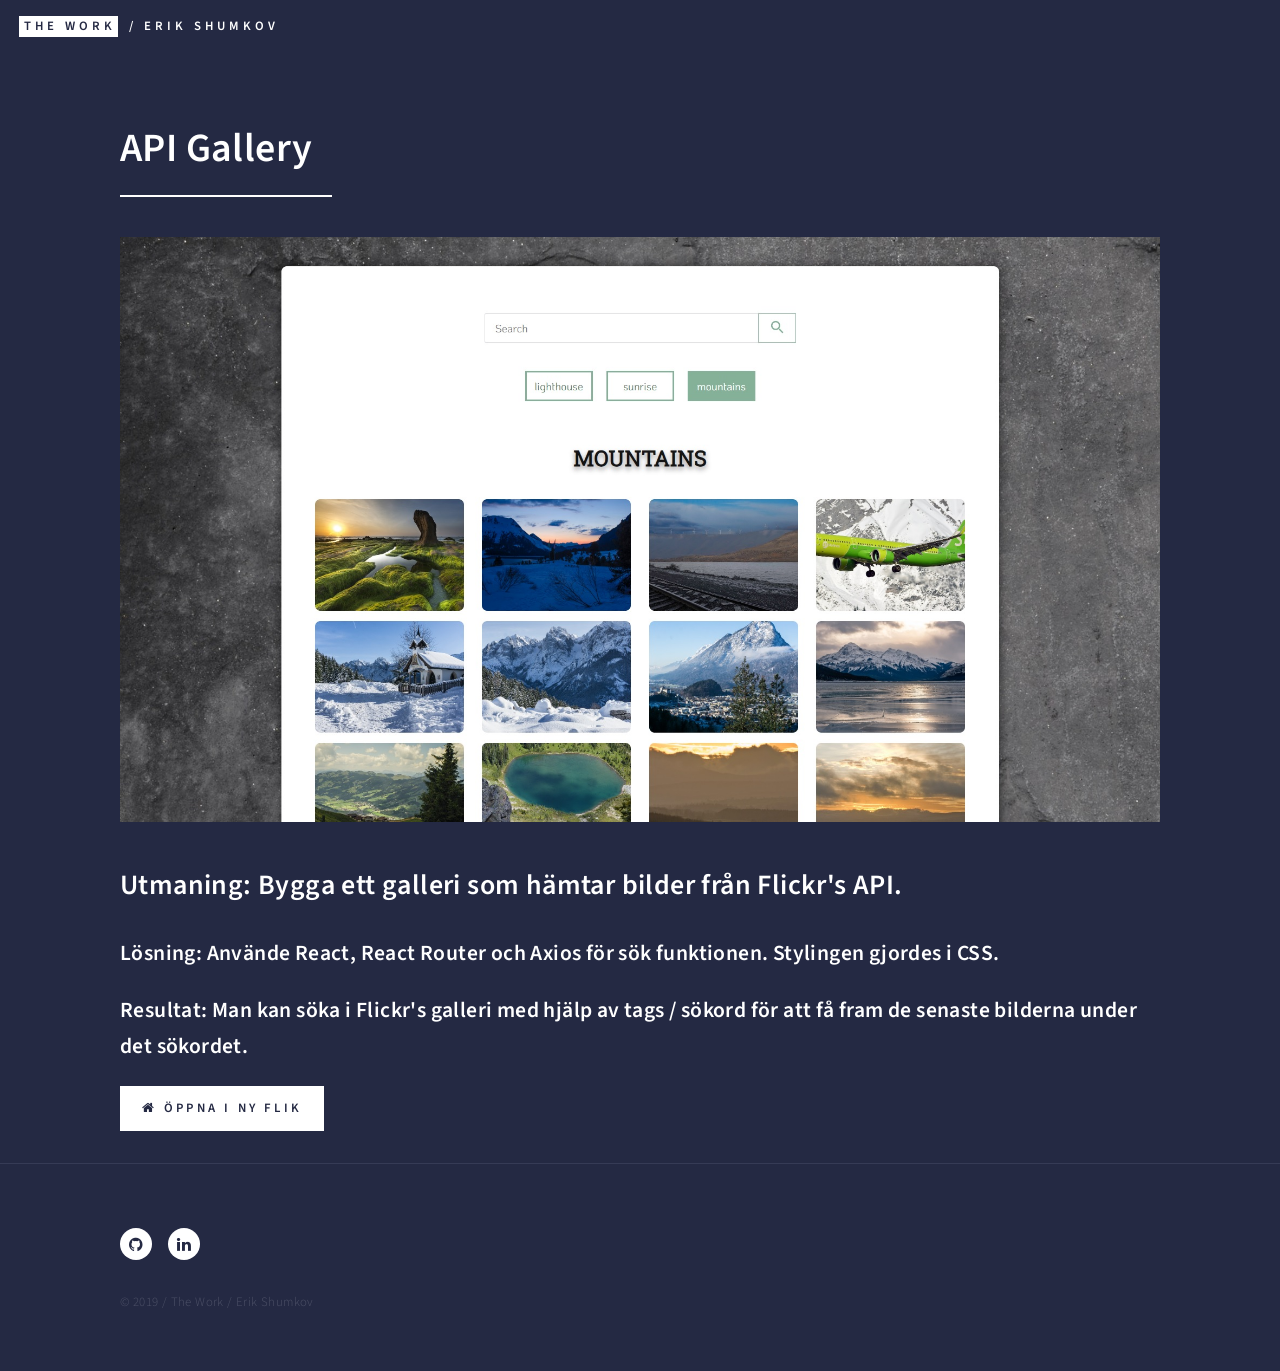
<file: gallery/index.html>
<!DOCTYPE html><html><head><meta charSet="utf-8"/><meta http-equiv="x-ua-compatible" content="ie=edge"/><meta name="viewport" content="width=device-width, initial-scale=1, shrink-to-fit=no"/><style data-href="/styles.df2d38a775e3e20389d5.css">@import url(https://fonts.googleapis.com/css?family=Source+Sans+Pro:300,300italic,600,600italic);
/*!
 *  Font Awesome 4.7.0 by @davegandy - http://fontawesome.io - @fontawesome
 *  License - http://fontawesome.io/license (Font: SIL OFL 1.1, CSS: MIT License)
 */@font-face{font-family:FontAwesome;src:url(/static/fontawesome-webfont-674f50d287a8c48dc19ba404d20fe713.eot);src:url(/static/fontawesome-webfont-674f50d287a8c48dc19ba404d20fe713.eot?#iefix&v=4.7.0) format("embedded-opentype"),url(/static/fontawesome-webfont-af7ae505a9eed503f8b8e6982036873e.woff2) format("woff2"),url(/static/fontawesome-webfont-fee66e712a8a08eef5805a46892932ad.woff) format("woff"),url(/static/fontawesome-webfont-b06871f281fee6b241d60582ae9369b9.ttf) format("truetype"),url(/static/fontawesome-webfont-acf3dcb7ff752b5296ca23ba2c7c2606.svg#fontawesomeregular) format("svg");font-weight:400;font-style:normal}.fa{display:inline-block;font:normal normal normal 14px/1 FontAwesome;font-size:inherit;text-rendering:auto;-webkit-font-smoothing:antialiased;-moz-osx-font-smoothing:grayscale}.fa-lg{font-size:1.33333333em;line-height:.75em;vertical-align:-15%}.fa-2x{font-size:2em}.fa-3x{font-size:3em}.fa-4x{font-size:4em}.fa-5x{font-size:5em}.fa-fw{width:1.28571429em;text-align:center}.fa-ul{padding-left:0;margin-left:2.14285714em;list-style-type:none}.fa-ul>li{position:relative}.fa-li{position:absolute;left:-2.14285714em;width:2.14285714em;top:.14285714em;text-align:center}.fa-li.fa-lg{left:-1.85714286em}.fa-border{padding:.2em .25em .15em;border:.08em solid #eee;border-radius:.1em}.fa-pull-left{float:left}.fa-pull-right{float:right}.fa.fa-pull-left{margin-right:.3em}.fa.fa-pull-right{margin-left:.3em}.pull-right{float:right}.pull-left{float:left}.fa.pull-left{margin-right:.3em}.fa.pull-right{margin-left:.3em}.fa-spin{-webkit-animation:fa-spin 2s linear infinite;animation:fa-spin 2s linear infinite}.fa-pulse{-webkit-animation:fa-spin 1s steps(8) infinite;animation:fa-spin 1s steps(8) infinite}@-webkit-keyframes fa-spin{0%{-webkit-transform:rotate(0deg);transform:rotate(0deg)}to{-webkit-transform:rotate(359deg);transform:rotate(359deg)}}@keyframes fa-spin{0%{-webkit-transform:rotate(0deg);transform:rotate(0deg)}to{-webkit-transform:rotate(359deg);transform:rotate(359deg)}}.fa-rotate-90{-ms-filter:"progid:DXImageTransform.Microsoft.BasicImage(rotation=1)";-webkit-transform:rotate(90deg);transform:rotate(90deg)}.fa-rotate-180{-ms-filter:"progid:DXImageTransform.Microsoft.BasicImage(rotation=2)";-webkit-transform:rotate(180deg);transform:rotate(180deg)}.fa-rotate-270{-ms-filter:"progid:DXImageTransform.Microsoft.BasicImage(rotation=3)";-webkit-transform:rotate(270deg);transform:rotate(270deg)}.fa-flip-horizontal{-ms-filter:"progid:DXImageTransform.Microsoft.BasicImage(rotation=0, mirror=1)";-webkit-transform:scaleX(-1);transform:scaleX(-1)}.fa-flip-vertical{-ms-filter:"progid:DXImageTransform.Microsoft.BasicImage(rotation=2, mirror=1)";-webkit-transform:scaleY(-1);transform:scaleY(-1)}:root .fa-flip-horizontal,:root .fa-flip-vertical,:root .fa-rotate-90,:root .fa-rotate-180,:root .fa-rotate-270{-webkit-filter:none;filter:none}.fa-stack{position:relative;display:inline-block;width:2em;height:2em;line-height:2em;vertical-align:middle}.fa-stack-1x,.fa-stack-2x{position:absolute;left:0;width:100%;text-align:center}.fa-stack-1x{line-height:inherit}.fa-stack-2x{font-size:2em}.fa-inverse{color:#fff}.fa-glass:before{content:"\F000"}.fa-music:before{content:"\F001"}.fa-search:before{content:"\F002"}.fa-envelope-o:before{content:"\F003"}.fa-heart:before{content:"\F004"}.fa-star:before{content:"\F005"}.fa-star-o:before{content:"\F006"}.fa-user:before{content:"\F007"}.fa-film:before{content:"\F008"}.fa-th-large:before{content:"\F009"}.fa-th:before{content:"\F00A"}.fa-th-list:before{content:"\F00B"}.fa-check:before{content:"\F00C"}.fa-close:before,.fa-remove:before,.fa-times:before{content:"\F00D"}.fa-search-plus:before{content:"\F00E"}.fa-search-minus:before{content:"\F010"}.fa-power-off:before{content:"\F011"}.fa-signal:before{content:"\F012"}.fa-cog:before,.fa-gear:before{content:"\F013"}.fa-trash-o:before{content:"\F014"}.fa-home:before{content:"\F015"}.fa-file-o:before{content:"\F016"}.fa-clock-o:before{content:"\F017"}.fa-road:before{content:"\F018"}.fa-download:before{content:"\F019"}.fa-arrow-circle-o-down:before{content:"\F01A"}.fa-arrow-circle-o-up:before{content:"\F01B"}.fa-inbox:before{content:"\F01C"}.fa-play-circle-o:before{content:"\F01D"}.fa-repeat:before,.fa-rotate-right:before{content:"\F01E"}.fa-refresh:before{content:"\F021"}.fa-list-alt:before{content:"\F022"}.fa-lock:before{content:"\F023"}.fa-flag:before{content:"\F024"}.fa-headphones:before{content:"\F025"}.fa-volume-off:before{content:"\F026"}.fa-volume-down:before{content:"\F027"}.fa-volume-up:before{content:"\F028"}.fa-qrcode:before{content:"\F029"}.fa-barcode:before{content:"\F02A"}.fa-tag:before{content:"\F02B"}.fa-tags:before{content:"\F02C"}.fa-book:before{content:"\F02D"}.fa-bookmark:before{content:"\F02E"}.fa-print:before{content:"\F02F"}.fa-camera:before{content:"\F030"}.fa-font:before{content:"\F031"}.fa-bold:before{content:"\F032"}.fa-italic:before{content:"\F033"}.fa-text-height:before{content:"\F034"}.fa-text-width:before{content:"\F035"}.fa-align-left:before{content:"\F036"}.fa-align-center:before{content:"\F037"}.fa-align-right:before{content:"\F038"}.fa-align-justify:before{content:"\F039"}.fa-list:before{content:"\F03A"}.fa-dedent:before,.fa-outdent:before{content:"\F03B"}.fa-indent:before{content:"\F03C"}.fa-video-camera:before{content:"\F03D"}.fa-image:before,.fa-photo:before,.fa-picture-o:before{content:"\F03E"}.fa-pencil:before{content:"\F040"}.fa-map-marker:before{content:"\F041"}.fa-adjust:before{content:"\F042"}.fa-tint:before{content:"\F043"}.fa-edit:before,.fa-pencil-square-o:before{content:"\F044"}.fa-share-square-o:before{content:"\F045"}.fa-check-square-o:before{content:"\F046"}.fa-arrows:before{content:"\F047"}.fa-step-backward:before{content:"\F048"}.fa-fast-backward:before{content:"\F049"}.fa-backward:before{content:"\F04A"}.fa-play:before{content:"\F04B"}.fa-pause:before{content:"\F04C"}.fa-stop:before{content:"\F04D"}.fa-forward:before{content:"\F04E"}.fa-fast-forward:before{content:"\F050"}.fa-step-forward:before{content:"\F051"}.fa-eject:before{content:"\F052"}.fa-chevron-left:before{content:"\F053"}.fa-chevron-right:before{content:"\F054"}.fa-plus-circle:before{content:"\F055"}.fa-minus-circle:before{content:"\F056"}.fa-times-circle:before{content:"\F057"}.fa-check-circle:before{content:"\F058"}.fa-question-circle:before{content:"\F059"}.fa-info-circle:before{content:"\F05A"}.fa-crosshairs:before{content:"\F05B"}.fa-times-circle-o:before{content:"\F05C"}.fa-check-circle-o:before{content:"\F05D"}.fa-ban:before{content:"\F05E"}.fa-arrow-left:before{content:"\F060"}.fa-arrow-right:before{content:"\F061"}.fa-arrow-up:before{content:"\F062"}.fa-arrow-down:before{content:"\F063"}.fa-mail-forward:before,.fa-share:before{content:"\F064"}.fa-expand:before{content:"\F065"}.fa-compress:before{content:"\F066"}.fa-plus:before{content:"\F067"}.fa-minus:before{content:"\F068"}.fa-asterisk:before{content:"\F069"}.fa-exclamation-circle:before{content:"\F06A"}.fa-gift:before{content:"\F06B"}.fa-leaf:before{content:"\F06C"}.fa-fire:before{content:"\F06D"}.fa-eye:before{content:"\F06E"}.fa-eye-slash:before{content:"\F070"}.fa-exclamation-triangle:before,.fa-warning:before{content:"\F071"}.fa-plane:before{content:"\F072"}.fa-calendar:before{content:"\F073"}.fa-random:before{content:"\F074"}.fa-comment:before{content:"\F075"}.fa-magnet:before{content:"\F076"}.fa-chevron-up:before{content:"\F077"}.fa-chevron-down:before{content:"\F078"}.fa-retweet:before{content:"\F079"}.fa-shopping-cart:before{content:"\F07A"}.fa-folder:before{content:"\F07B"}.fa-folder-open:before{content:"\F07C"}.fa-arrows-v:before{content:"\F07D"}.fa-arrows-h:before{content:"\F07E"}.fa-bar-chart-o:before,.fa-bar-chart:before{content:"\F080"}.fa-twitter-square:before{content:"\F081"}.fa-facebook-square:before{content:"\F082"}.fa-camera-retro:before{content:"\F083"}.fa-key:before{content:"\F084"}.fa-cogs:before,.fa-gears:before{content:"\F085"}.fa-comments:before{content:"\F086"}.fa-thumbs-o-up:before{content:"\F087"}.fa-thumbs-o-down:before{content:"\F088"}.fa-star-half:before{content:"\F089"}.fa-heart-o:before{content:"\F08A"}.fa-sign-out:before{content:"\F08B"}.fa-linkedin-square:before{content:"\F08C"}.fa-thumb-tack:before{content:"\F08D"}.fa-external-link:before{content:"\F08E"}.fa-sign-in:before{content:"\F090"}.fa-trophy:before{content:"\F091"}.fa-github-square:before{content:"\F092"}.fa-upload:before{content:"\F093"}.fa-lemon-o:before{content:"\F094"}.fa-phone:before{content:"\F095"}.fa-square-o:before{content:"\F096"}.fa-bookmark-o:before{content:"\F097"}.fa-phone-square:before{content:"\F098"}.fa-twitter:before{content:"\F099"}.fa-facebook-f:before,.fa-facebook:before{content:"\F09A"}.fa-github:before{content:"\F09B"}.fa-unlock:before{content:"\F09C"}.fa-credit-card:before{content:"\F09D"}.fa-feed:before,.fa-rss:before{content:"\F09E"}.fa-hdd-o:before{content:"\F0A0"}.fa-bullhorn:before{content:"\F0A1"}.fa-bell:before{content:"\F0F3"}.fa-certificate:before{content:"\F0A3"}.fa-hand-o-right:before{content:"\F0A4"}.fa-hand-o-left:before{content:"\F0A5"}.fa-hand-o-up:before{content:"\F0A6"}.fa-hand-o-down:before{content:"\F0A7"}.fa-arrow-circle-left:before{content:"\F0A8"}.fa-arrow-circle-right:before{content:"\F0A9"}.fa-arrow-circle-up:before{content:"\F0AA"}.fa-arrow-circle-down:before{content:"\F0AB"}.fa-globe:before{content:"\F0AC"}.fa-wrench:before{content:"\F0AD"}.fa-tasks:before{content:"\F0AE"}.fa-filter:before{content:"\F0B0"}.fa-briefcase:before{content:"\F0B1"}.fa-arrows-alt:before{content:"\F0B2"}.fa-group:before,.fa-users:before{content:"\F0C0"}.fa-chain:before,.fa-link:before{content:"\F0C1"}.fa-cloud:before{content:"\F0C2"}.fa-flask:before{content:"\F0C3"}.fa-cut:before,.fa-scissors:before{content:"\F0C4"}.fa-copy:before,.fa-files-o:before{content:"\F0C5"}.fa-paperclip:before{content:"\F0C6"}.fa-floppy-o:before,.fa-save:before{content:"\F0C7"}.fa-square:before{content:"\F0C8"}.fa-bars:before,.fa-navicon:before,.fa-reorder:before{content:"\F0C9"}.fa-list-ul:before{content:"\F0CA"}.fa-list-ol:before{content:"\F0CB"}.fa-strikethrough:before{content:"\F0CC"}.fa-underline:before{content:"\F0CD"}.fa-table:before{content:"\F0CE"}.fa-magic:before{content:"\F0D0"}.fa-truck:before{content:"\F0D1"}.fa-pinterest:before{content:"\F0D2"}.fa-pinterest-square:before{content:"\F0D3"}.fa-google-plus-square:before{content:"\F0D4"}.fa-google-plus:before{content:"\F0D5"}.fa-money:before{content:"\F0D6"}.fa-caret-down:before{content:"\F0D7"}.fa-caret-up:before{content:"\F0D8"}.fa-caret-left:before{content:"\F0D9"}.fa-caret-right:before{content:"\F0DA"}.fa-columns:before{content:"\F0DB"}.fa-sort:before,.fa-unsorted:before{content:"\F0DC"}.fa-sort-desc:before,.fa-sort-down:before{content:"\F0DD"}.fa-sort-asc:before,.fa-sort-up:before{content:"\F0DE"}.fa-envelope:before{content:"\F0E0"}.fa-linkedin:before{content:"\F0E1"}.fa-rotate-left:before,.fa-undo:before{content:"\F0E2"}.fa-gavel:before,.fa-legal:before{content:"\F0E3"}.fa-dashboard:before,.fa-tachometer:before{content:"\F0E4"}.fa-comment-o:before{content:"\F0E5"}.fa-comments-o:before{content:"\F0E6"}.fa-bolt:before,.fa-flash:before{content:"\F0E7"}.fa-sitemap:before{content:"\F0E8"}.fa-umbrella:before{content:"\F0E9"}.fa-clipboard:before,.fa-paste:before{content:"\F0EA"}.fa-lightbulb-o:before{content:"\F0EB"}.fa-exchange:before{content:"\F0EC"}.fa-cloud-download:before{content:"\F0ED"}.fa-cloud-upload:before{content:"\F0EE"}.fa-user-md:before{content:"\F0F0"}.fa-stethoscope:before{content:"\F0F1"}.fa-suitcase:before{content:"\F0F2"}.fa-bell-o:before{content:"\F0A2"}.fa-coffee:before{content:"\F0F4"}.fa-cutlery:before{content:"\F0F5"}.fa-file-text-o:before{content:"\F0F6"}.fa-building-o:before{content:"\F0F7"}.fa-hospital-o:before{content:"\F0F8"}.fa-ambulance:before{content:"\F0F9"}.fa-medkit:before{content:"\F0FA"}.fa-fighter-jet:before{content:"\F0FB"}.fa-beer:before{content:"\F0FC"}.fa-h-square:before{content:"\F0FD"}.fa-plus-square:before{content:"\F0FE"}.fa-angle-double-left:before{content:"\F100"}.fa-angle-double-right:before{content:"\F101"}.fa-angle-double-up:before{content:"\F102"}.fa-angle-double-down:before{content:"\F103"}.fa-angle-left:before{content:"\F104"}.fa-angle-right:before{content:"\F105"}.fa-angle-up:before{content:"\F106"}.fa-angle-down:before{content:"\F107"}.fa-desktop:before{content:"\F108"}.fa-laptop:before{content:"\F109"}.fa-tablet:before{content:"\F10A"}.fa-mobile-phone:before,.fa-mobile:before{content:"\F10B"}.fa-circle-o:before{content:"\F10C"}.fa-quote-left:before{content:"\F10D"}.fa-quote-right:before{content:"\F10E"}.fa-spinner:before{content:"\F110"}.fa-circle:before{content:"\F111"}.fa-mail-reply:before,.fa-reply:before{content:"\F112"}.fa-github-alt:before{content:"\F113"}.fa-folder-o:before{content:"\F114"}.fa-folder-open-o:before{content:"\F115"}.fa-smile-o:before{content:"\F118"}.fa-frown-o:before{content:"\F119"}.fa-meh-o:before{content:"\F11A"}.fa-gamepad:before{content:"\F11B"}.fa-keyboard-o:before{content:"\F11C"}.fa-flag-o:before{content:"\F11D"}.fa-flag-checkered:before{content:"\F11E"}.fa-terminal:before{content:"\F120"}.fa-code:before{content:"\F121"}.fa-mail-reply-all:before,.fa-reply-all:before{content:"\F122"}.fa-star-half-empty:before,.fa-star-half-full:before,.fa-star-half-o:before{content:"\F123"}.fa-location-arrow:before{content:"\F124"}.fa-crop:before{content:"\F125"}.fa-code-fork:before{content:"\F126"}.fa-chain-broken:before,.fa-unlink:before{content:"\F127"}.fa-question:before{content:"\F128"}.fa-info:before{content:"\F129"}.fa-exclamation:before{content:"\F12A"}.fa-superscript:before{content:"\F12B"}.fa-subscript:before{content:"\F12C"}.fa-eraser:before{content:"\F12D"}.fa-puzzle-piece:before{content:"\F12E"}.fa-microphone:before{content:"\F130"}.fa-microphone-slash:before{content:"\F131"}.fa-shield:before{content:"\F132"}.fa-calendar-o:before{content:"\F133"}.fa-fire-extinguisher:before{content:"\F134"}.fa-rocket:before{content:"\F135"}.fa-maxcdn:before{content:"\F136"}.fa-chevron-circle-left:before{content:"\F137"}.fa-chevron-circle-right:before{content:"\F138"}.fa-chevron-circle-up:before{content:"\F139"}.fa-chevron-circle-down:before{content:"\F13A"}.fa-html5:before{content:"\F13B"}.fa-css3:before{content:"\F13C"}.fa-anchor:before{content:"\F13D"}.fa-unlock-alt:before{content:"\F13E"}.fa-bullseye:before{content:"\F140"}.fa-ellipsis-h:before{content:"\F141"}.fa-ellipsis-v:before{content:"\F142"}.fa-rss-square:before{content:"\F143"}.fa-play-circle:before{content:"\F144"}.fa-ticket:before{content:"\F145"}.fa-minus-square:before{content:"\F146"}.fa-minus-square-o:before{content:"\F147"}.fa-level-up:before{content:"\F148"}.fa-level-down:before{content:"\F149"}.fa-check-square:before{content:"\F14A"}.fa-pencil-square:before{content:"\F14B"}.fa-external-link-square:before{content:"\F14C"}.fa-share-square:before{content:"\F14D"}.fa-compass:before{content:"\F14E"}.fa-caret-square-o-down:before,.fa-toggle-down:before{content:"\F150"}.fa-caret-square-o-up:before,.fa-toggle-up:before{content:"\F151"}.fa-caret-square-o-right:before,.fa-toggle-right:before{content:"\F152"}.fa-eur:before,.fa-euro:before{content:"\F153"}.fa-gbp:before{content:"\F154"}.fa-dollar:before,.fa-usd:before{content:"\F155"}.fa-inr:before,.fa-rupee:before{content:"\F156"}.fa-cny:before,.fa-jpy:before,.fa-rmb:before,.fa-yen:before{content:"\F157"}.fa-rouble:before,.fa-rub:before,.fa-ruble:before{content:"\F158"}.fa-krw:before,.fa-won:before{content:"\F159"}.fa-bitcoin:before,.fa-btc:before{content:"\F15A"}.fa-file:before{content:"\F15B"}.fa-file-text:before{content:"\F15C"}.fa-sort-alpha-asc:before{content:"\F15D"}.fa-sort-alpha-desc:before{content:"\F15E"}.fa-sort-amount-asc:before{content:"\F160"}.fa-sort-amount-desc:before{content:"\F161"}.fa-sort-numeric-asc:before{content:"\F162"}.fa-sort-numeric-desc:before{content:"\F163"}.fa-thumbs-up:before{content:"\F164"}.fa-thumbs-down:before{content:"\F165"}.fa-youtube-square:before{content:"\F166"}.fa-youtube:before{content:"\F167"}.fa-xing:before{content:"\F168"}.fa-xing-square:before{content:"\F169"}.fa-youtube-play:before{content:"\F16A"}.fa-dropbox:before{content:"\F16B"}.fa-stack-overflow:before{content:"\F16C"}.fa-instagram:before{content:"\F16D"}.fa-flickr:before{content:"\F16E"}.fa-adn:before{content:"\F170"}.fa-bitbucket:before{content:"\F171"}.fa-bitbucket-square:before{content:"\F172"}.fa-tumblr:before{content:"\F173"}.fa-tumblr-square:before{content:"\F174"}.fa-long-arrow-down:before{content:"\F175"}.fa-long-arrow-up:before{content:"\F176"}.fa-long-arrow-left:before{content:"\F177"}.fa-long-arrow-right:before{content:"\F178"}.fa-apple:before{content:"\F179"}.fa-windows:before{content:"\F17A"}.fa-android:before{content:"\F17B"}.fa-linux:before{content:"\F17C"}.fa-dribbble:before{content:"\F17D"}.fa-skype:before{content:"\F17E"}.fa-foursquare:before{content:"\F180"}.fa-trello:before{content:"\F181"}.fa-female:before{content:"\F182"}.fa-male:before{content:"\F183"}.fa-gittip:before,.fa-gratipay:before{content:"\F184"}.fa-sun-o:before{content:"\F185"}.fa-moon-o:before{content:"\F186"}.fa-archive:before{content:"\F187"}.fa-bug:before{content:"\F188"}.fa-vk:before{content:"\F189"}.fa-weibo:before{content:"\F18A"}.fa-renren:before{content:"\F18B"}.fa-pagelines:before{content:"\F18C"}.fa-stack-exchange:before{content:"\F18D"}.fa-arrow-circle-o-right:before{content:"\F18E"}.fa-arrow-circle-o-left:before{content:"\F190"}.fa-caret-square-o-left:before,.fa-toggle-left:before{content:"\F191"}.fa-dot-circle-o:before{content:"\F192"}.fa-wheelchair:before{content:"\F193"}.fa-vimeo-square:before{content:"\F194"}.fa-try:before,.fa-turkish-lira:before{content:"\F195"}.fa-plus-square-o:before{content:"\F196"}.fa-space-shuttle:before{content:"\F197"}.fa-slack:before{content:"\F198"}.fa-envelope-square:before{content:"\F199"}.fa-wordpress:before{content:"\F19A"}.fa-openid:before{content:"\F19B"}.fa-bank:before,.fa-institution:before,.fa-university:before{content:"\F19C"}.fa-graduation-cap:before,.fa-mortar-board:before{content:"\F19D"}.fa-yahoo:before{content:"\F19E"}.fa-google:before{content:"\F1A0"}.fa-reddit:before{content:"\F1A1"}.fa-reddit-square:before{content:"\F1A2"}.fa-stumbleupon-circle:before{content:"\F1A3"}.fa-stumbleupon:before{content:"\F1A4"}.fa-delicious:before{content:"\F1A5"}.fa-digg:before{content:"\F1A6"}.fa-pied-piper-pp:before{content:"\F1A7"}.fa-pied-piper-alt:before{content:"\F1A8"}.fa-drupal:before{content:"\F1A9"}.fa-joomla:before{content:"\F1AA"}.fa-language:before{content:"\F1AB"}.fa-fax:before{content:"\F1AC"}.fa-building:before{content:"\F1AD"}.fa-child:before{content:"\F1AE"}.fa-paw:before{content:"\F1B0"}.fa-spoon:before{content:"\F1B1"}.fa-cube:before{content:"\F1B2"}.fa-cubes:before{content:"\F1B3"}.fa-behance:before{content:"\F1B4"}.fa-behance-square:before{content:"\F1B5"}.fa-steam:before{content:"\F1B6"}.fa-steam-square:before{content:"\F1B7"}.fa-recycle:before{content:"\F1B8"}.fa-automobile:before,.fa-car:before{content:"\F1B9"}.fa-cab:before,.fa-taxi:before{content:"\F1BA"}.fa-tree:before{content:"\F1BB"}.fa-spotify:before{content:"\F1BC"}.fa-deviantart:before{content:"\F1BD"}.fa-soundcloud:before{content:"\F1BE"}.fa-database:before{content:"\F1C0"}.fa-file-pdf-o:before{content:"\F1C1"}.fa-file-word-o:before{content:"\F1C2"}.fa-file-excel-o:before{content:"\F1C3"}.fa-file-powerpoint-o:before{content:"\F1C4"}.fa-file-image-o:before,.fa-file-photo-o:before,.fa-file-picture-o:before{content:"\F1C5"}.fa-file-archive-o:before,.fa-file-zip-o:before{content:"\F1C6"}.fa-file-audio-o:before,.fa-file-sound-o:before{content:"\F1C7"}.fa-file-movie-o:before,.fa-file-video-o:before{content:"\F1C8"}.fa-file-code-o:before{content:"\F1C9"}.fa-vine:before{content:"\F1CA"}.fa-codepen:before{content:"\F1CB"}.fa-jsfiddle:before{content:"\F1CC"}.fa-life-bouy:before,.fa-life-buoy:before,.fa-life-ring:before,.fa-life-saver:before,.fa-support:before{content:"\F1CD"}.fa-circle-o-notch:before{content:"\F1CE"}.fa-ra:before,.fa-rebel:before,.fa-resistance:before{content:"\F1D0"}.fa-empire:before,.fa-ge:before{content:"\F1D1"}.fa-git-square:before{content:"\F1D2"}.fa-git:before{content:"\F1D3"}.fa-hacker-news:before,.fa-y-combinator-square:before,.fa-yc-square:before{content:"\F1D4"}.fa-tencent-weibo:before{content:"\F1D5"}.fa-qq:before{content:"\F1D6"}.fa-wechat:before,.fa-weixin:before{content:"\F1D7"}.fa-paper-plane:before,.fa-send:before{content:"\F1D8"}.fa-paper-plane-o:before,.fa-send-o:before{content:"\F1D9"}.fa-history:before{content:"\F1DA"}.fa-circle-thin:before{content:"\F1DB"}.fa-header:before{content:"\F1DC"}.fa-paragraph:before{content:"\F1DD"}.fa-sliders:before{content:"\F1DE"}.fa-share-alt:before{content:"\F1E0"}.fa-share-alt-square:before{content:"\F1E1"}.fa-bomb:before{content:"\F1E2"}.fa-futbol-o:before,.fa-soccer-ball-o:before{content:"\F1E3"}.fa-tty:before{content:"\F1E4"}.fa-binoculars:before{content:"\F1E5"}.fa-plug:before{content:"\F1E6"}.fa-slideshare:before{content:"\F1E7"}.fa-twitch:before{content:"\F1E8"}.fa-yelp:before{content:"\F1E9"}.fa-newspaper-o:before{content:"\F1EA"}.fa-wifi:before{content:"\F1EB"}.fa-calculator:before{content:"\F1EC"}.fa-paypal:before{content:"\F1ED"}.fa-google-wallet:before{content:"\F1EE"}.fa-cc-visa:before{content:"\F1F0"}.fa-cc-mastercard:before{content:"\F1F1"}.fa-cc-discover:before{content:"\F1F2"}.fa-cc-amex:before{content:"\F1F3"}.fa-cc-paypal:before{content:"\F1F4"}.fa-cc-stripe:before{content:"\F1F5"}.fa-bell-slash:before{content:"\F1F6"}.fa-bell-slash-o:before{content:"\F1F7"}.fa-trash:before{content:"\F1F8"}.fa-copyright:before{content:"\F1F9"}.fa-at:before{content:"\F1FA"}.fa-eyedropper:before{content:"\F1FB"}.fa-paint-brush:before{content:"\F1FC"}.fa-birthday-cake:before{content:"\F1FD"}.fa-area-chart:before{content:"\F1FE"}.fa-pie-chart:before{content:"\F200"}.fa-line-chart:before{content:"\F201"}.fa-lastfm:before{content:"\F202"}.fa-lastfm-square:before{content:"\F203"}.fa-toggle-off:before{content:"\F204"}.fa-toggle-on:before{content:"\F205"}.fa-bicycle:before{content:"\F206"}.fa-bus:before{content:"\F207"}.fa-ioxhost:before{content:"\F208"}.fa-angellist:before{content:"\F209"}.fa-cc:before{content:"\F20A"}.fa-ils:before,.fa-shekel:before,.fa-sheqel:before{content:"\F20B"}.fa-meanpath:before{content:"\F20C"}.fa-buysellads:before{content:"\F20D"}.fa-connectdevelop:before{content:"\F20E"}.fa-dashcube:before{content:"\F210"}.fa-forumbee:before{content:"\F211"}.fa-leanpub:before{content:"\F212"}.fa-sellsy:before{content:"\F213"}.fa-shirtsinbulk:before{content:"\F214"}.fa-simplybuilt:before{content:"\F215"}.fa-skyatlas:before{content:"\F216"}.fa-cart-plus:before{content:"\F217"}.fa-cart-arrow-down:before{content:"\F218"}.fa-diamond:before{content:"\F219"}.fa-ship:before{content:"\F21A"}.fa-user-secret:before{content:"\F21B"}.fa-motorcycle:before{content:"\F21C"}.fa-street-view:before{content:"\F21D"}.fa-heartbeat:before{content:"\F21E"}.fa-venus:before{content:"\F221"}.fa-mars:before{content:"\F222"}.fa-mercury:before{content:"\F223"}.fa-intersex:before,.fa-transgender:before{content:"\F224"}.fa-transgender-alt:before{content:"\F225"}.fa-venus-double:before{content:"\F226"}.fa-mars-double:before{content:"\F227"}.fa-venus-mars:before{content:"\F228"}.fa-mars-stroke:before{content:"\F229"}.fa-mars-stroke-v:before{content:"\F22A"}.fa-mars-stroke-h:before{content:"\F22B"}.fa-neuter:before{content:"\F22C"}.fa-genderless:before{content:"\F22D"}.fa-facebook-official:before{content:"\F230"}.fa-pinterest-p:before{content:"\F231"}.fa-whatsapp:before{content:"\F232"}.fa-server:before{content:"\F233"}.fa-user-plus:before{content:"\F234"}.fa-user-times:before{content:"\F235"}.fa-bed:before,.fa-hotel:before{content:"\F236"}.fa-viacoin:before{content:"\F237"}.fa-train:before{content:"\F238"}.fa-subway:before{content:"\F239"}.fa-medium:before{content:"\F23A"}.fa-y-combinator:before,.fa-yc:before{content:"\F23B"}.fa-optin-monster:before{content:"\F23C"}.fa-opencart:before{content:"\F23D"}.fa-expeditedssl:before{content:"\F23E"}.fa-battery-4:before,.fa-battery-full:before,.fa-battery:before{content:"\F240"}.fa-battery-3:before,.fa-battery-three-quarters:before{content:"\F241"}.fa-battery-2:before,.fa-battery-half:before{content:"\F242"}.fa-battery-1:before,.fa-battery-quarter:before{content:"\F243"}.fa-battery-0:before,.fa-battery-empty:before{content:"\F244"}.fa-mouse-pointer:before{content:"\F245"}.fa-i-cursor:before{content:"\F246"}.fa-object-group:before{content:"\F247"}.fa-object-ungroup:before{content:"\F248"}.fa-sticky-note:before{content:"\F249"}.fa-sticky-note-o:before{content:"\F24A"}.fa-cc-jcb:before{content:"\F24B"}.fa-cc-diners-club:before{content:"\F24C"}.fa-clone:before{content:"\F24D"}.fa-balance-scale:before{content:"\F24E"}.fa-hourglass-o:before{content:"\F250"}.fa-hourglass-1:before,.fa-hourglass-start:before{content:"\F251"}.fa-hourglass-2:before,.fa-hourglass-half:before{content:"\F252"}.fa-hourglass-3:before,.fa-hourglass-end:before{content:"\F253"}.fa-hourglass:before{content:"\F254"}.fa-hand-grab-o:before,.fa-hand-rock-o:before{content:"\F255"}.fa-hand-paper-o:before,.fa-hand-stop-o:before{content:"\F256"}.fa-hand-scissors-o:before{content:"\F257"}.fa-hand-lizard-o:before{content:"\F258"}.fa-hand-spock-o:before{content:"\F259"}.fa-hand-pointer-o:before{content:"\F25A"}.fa-hand-peace-o:before{content:"\F25B"}.fa-trademark:before{content:"\F25C"}.fa-registered:before{content:"\F25D"}.fa-creative-commons:before{content:"\F25E"}.fa-gg:before{content:"\F260"}.fa-gg-circle:before{content:"\F261"}.fa-tripadvisor:before{content:"\F262"}.fa-odnoklassniki:before{content:"\F263"}.fa-odnoklassniki-square:before{content:"\F264"}.fa-get-pocket:before{content:"\F265"}.fa-wikipedia-w:before{content:"\F266"}.fa-safari:before{content:"\F267"}.fa-chrome:before{content:"\F268"}.fa-firefox:before{content:"\F269"}.fa-opera:before{content:"\F26A"}.fa-internet-explorer:before{content:"\F26B"}.fa-television:before,.fa-tv:before{content:"\F26C"}.fa-contao:before{content:"\F26D"}.fa-500px:before{content:"\F26E"}.fa-amazon:before{content:"\F270"}.fa-calendar-plus-o:before{content:"\F271"}.fa-calendar-minus-o:before{content:"\F272"}.fa-calendar-times-o:before{content:"\F273"}.fa-calendar-check-o:before{content:"\F274"}.fa-industry:before{content:"\F275"}.fa-map-pin:before{content:"\F276"}.fa-map-signs:before{content:"\F277"}.fa-map-o:before{content:"\F278"}.fa-map:before{content:"\F279"}.fa-commenting:before{content:"\F27A"}.fa-commenting-o:before{content:"\F27B"}.fa-houzz:before{content:"\F27C"}.fa-vimeo:before{content:"\F27D"}.fa-black-tie:before{content:"\F27E"}.fa-fonticons:before{content:"\F280"}.fa-reddit-alien:before{content:"\F281"}.fa-edge:before{content:"\F282"}.fa-credit-card-alt:before{content:"\F283"}.fa-codiepie:before{content:"\F284"}.fa-modx:before{content:"\F285"}.fa-fort-awesome:before{content:"\F286"}.fa-usb:before{content:"\F287"}.fa-product-hunt:before{content:"\F288"}.fa-mixcloud:before{content:"\F289"}.fa-scribd:before{content:"\F28A"}.fa-pause-circle:before{content:"\F28B"}.fa-pause-circle-o:before{content:"\F28C"}.fa-stop-circle:before{content:"\F28D"}.fa-stop-circle-o:before{content:"\F28E"}.fa-shopping-bag:before{content:"\F290"}.fa-shopping-basket:before{content:"\F291"}.fa-hashtag:before{content:"\F292"}.fa-bluetooth:before{content:"\F293"}.fa-bluetooth-b:before{content:"\F294"}.fa-percent:before{content:"\F295"}.fa-gitlab:before{content:"\F296"}.fa-wpbeginner:before{content:"\F297"}.fa-wpforms:before{content:"\F298"}.fa-envira:before{content:"\F299"}.fa-universal-access:before{content:"\F29A"}.fa-wheelchair-alt:before{content:"\F29B"}.fa-question-circle-o:before{content:"\F29C"}.fa-blind:before{content:"\F29D"}.fa-audio-description:before{content:"\F29E"}.fa-volume-control-phone:before{content:"\F2A0"}.fa-braille:before{content:"\F2A1"}.fa-assistive-listening-systems:before{content:"\F2A2"}.fa-american-sign-language-interpreting:before,.fa-asl-interpreting:before{content:"\F2A3"}.fa-deaf:before,.fa-deafness:before,.fa-hard-of-hearing:before{content:"\F2A4"}.fa-glide:before{content:"\F2A5"}.fa-glide-g:before{content:"\F2A6"}.fa-sign-language:before,.fa-signing:before{content:"\F2A7"}.fa-low-vision:before{content:"\F2A8"}.fa-viadeo:before{content:"\F2A9"}.fa-viadeo-square:before{content:"\F2AA"}.fa-snapchat:before{content:"\F2AB"}.fa-snapchat-ghost:before{content:"\F2AC"}.fa-snapchat-square:before{content:"\F2AD"}.fa-pied-piper:before{content:"\F2AE"}.fa-first-order:before{content:"\F2B0"}.fa-yoast:before{content:"\F2B1"}.fa-themeisle:before{content:"\F2B2"}.fa-google-plus-circle:before,.fa-google-plus-official:before{content:"\F2B3"}.fa-fa:before,.fa-font-awesome:before{content:"\F2B4"}.fa-handshake-o:before{content:"\F2B5"}.fa-envelope-open:before{content:"\F2B6"}.fa-envelope-open-o:before{content:"\F2B7"}.fa-linode:before{content:"\F2B8"}.fa-address-book:before{content:"\F2B9"}.fa-address-book-o:before{content:"\F2BA"}.fa-address-card:before,.fa-vcard:before{content:"\F2BB"}.fa-address-card-o:before,.fa-vcard-o:before{content:"\F2BC"}.fa-user-circle:before{content:"\F2BD"}.fa-user-circle-o:before{content:"\F2BE"}.fa-user-o:before{content:"\F2C0"}.fa-id-badge:before{content:"\F2C1"}.fa-drivers-license:before,.fa-id-card:before{content:"\F2C2"}.fa-drivers-license-o:before,.fa-id-card-o:before{content:"\F2C3"}.fa-quora:before{content:"\F2C4"}.fa-free-code-camp:before{content:"\F2C5"}.fa-telegram:before{content:"\F2C6"}.fa-thermometer-4:before,.fa-thermometer-full:before,.fa-thermometer:before{content:"\F2C7"}.fa-thermometer-3:before,.fa-thermometer-three-quarters:before{content:"\F2C8"}.fa-thermometer-2:before,.fa-thermometer-half:before{content:"\F2C9"}.fa-thermometer-1:before,.fa-thermometer-quarter:before{content:"\F2CA"}.fa-thermometer-0:before,.fa-thermometer-empty:before{content:"\F2CB"}.fa-shower:before{content:"\F2CC"}.fa-bath:before,.fa-bathtub:before,.fa-s15:before{content:"\F2CD"}.fa-podcast:before{content:"\F2CE"}.fa-window-maximize:before{content:"\F2D0"}.fa-window-minimize:before{content:"\F2D1"}.fa-window-restore:before{content:"\F2D2"}.fa-times-rectangle:before,.fa-window-close:before{content:"\F2D3"}.fa-times-rectangle-o:before,.fa-window-close-o:before{content:"\F2D4"}.fa-bandcamp:before{content:"\F2D5"}.fa-grav:before{content:"\F2D6"}.fa-etsy:before{content:"\F2D7"}.fa-imdb:before{content:"\F2D8"}.fa-ravelry:before{content:"\F2D9"}.fa-eercast:before{content:"\F2DA"}.fa-microchip:before{content:"\F2DB"}.fa-snowflake-o:before{content:"\F2DC"}.fa-superpowers:before{content:"\F2DD"}.fa-wpexplorer:before{content:"\F2DE"}.fa-meetup:before{content:"\F2E0"}.sr-only{position:absolute;width:1px;height:1px;padding:0;margin:-1px;overflow:hidden;clip:rect(0,0,0,0);border:0}.sr-only-focusable:active,.sr-only-focusable:focus{position:static;width:auto;height:auto;margin:0;overflow:visible;clip:auto}.mb-5{margin-bottom:2em}@media screen and (min-width:981px){.grid-wrapper{display:grid;grid-gap:0 2.25em;grid-template-columns:repeat(12,1fr);margin:0 auto;width:100%}.col-1{grid-column:span 1}.col-2{grid-column:span 2}.col-3{grid-column:span 3}.col-4{grid-column:span 4}.col-5{grid-column:span 5}.col-6{grid-column:span 6}.col-7{grid-column:span 7}.col-8{grid-column:span 8}.col-9{grid-column:span 9}.col-10{grid-column:span 10}.col-11{grid-column:span 11}.col-12{grid-column:span 12}}a,abbr,acronym,address,applet,article,aside,audio,b,big,blockquote,body,canvas,caption,center,cite,code,dd,del,details,dfn,div,dl,dt,em,embed,fieldset,figcaption,figure,footer,form,h1,h2,h3,h4,h5,h6,header,hgroup,html,i,iframe,img,ins,kbd,label,legend,li,mark,menu,nav,object,ol,output,p,pre,q,ruby,s,samp,section,small,span,strike,strong,sub,summary,sup,table,tbody,td,tfoot,th,thead,time,tr,tt,u,ul,var,video{margin:0;padding:0;border:0;font-size:100%;font:inherit;vertical-align:baseline}article,aside,details,figcaption,figure,footer,header,hgroup,menu,nav,section{display:block}body{line-height:1}ol,ul{list-style:none}blockquote,q{quotes:none}blockquote:after,blockquote:before,q:after,q:before{content:"";content:none}table{border-collapse:collapse;border-spacing:0}body{-webkit-text-size-adjust:none}*,:after,:before{box-sizing:border-box}@-ms-viewport{width:device-width}body{-ms-overflow-style:scrollbar}@media screen and (max-width:480px){body,html{min-width:320px}}body{background:#242943}body.is-loading *,body.is-loading :after,body.is-loading :before{-webkit-animation:none!important;animation:none!important;-webkit-transition:none!important;transition:none!important}body,input,select,textarea{color:#fff;font-family:Source Sans Pro,Helvetica,sans-serif;font-size:17pt;font-weight:300;letter-spacing:.025em;line-height:1.65}@media screen and (max-width:1680px){body,input,select,textarea{font-size:14pt}}@media screen and (max-width:1280px){body,input,select,textarea{font-size:12pt}}@media screen and (max-width:360px){body,input,select,textarea{font-size:11pt}}a{-webkit-transition:color .2s ease-in-out,border-bottom-color .2s ease-in-out;transition:color .2s ease-in-out,border-bottom-color .2s ease-in-out;border-bottom:1px dotted;color:inherit;text-decoration:none}a:hover{border-bottom-color:transparent;color:#9bf1ff!important}a:active{color:#53e3fb!important}b,strong{color:#fff;font-weight:600}em,i{font-style:italic}p{margin:0 0 2em}h1,h2,h3,h4,h5,h6{color:#fff;font-weight:600;line-height:1.65;margin:0 0 1em}h1 a,h2 a,h3 a,h4 a,h5 a,h6 a{color:inherit;border-bottom:0}h1{font-size:2.5em}h2{font-size:1.75em}h3{font-size:1.35em}h4{font-size:1.1em}h5{font-size:.9em}h6{font-size:.7em}@media screen and (max-width:736px){h1{font-size:2em}h2{font-size:1.5em}h3{font-size:1.25em}}sub{top:.5em}sub,sup{font-size:.8em;position:relative}sup{top:-.5em}blockquote{border-left:4px solid rgba(212,212,255,.1);font-style:italic;margin:0 0 2em;padding:.5em 0 .5em 2em}code{background:rgba(212,212,255,.035);margin:0 .25em;padding:.25em .65em}code,pre{font-family:Courier New,monospace;font-size:.9em}pre{-webkit-overflow-scrolling:touch;margin:0 0 2em}pre code{display:block;line-height:1.75;padding:1em 1.5em;overflow-x:auto}hr{border:0;border-bottom:1px solid rgba(212,212,255,.1);margin:2em 0}hr.major{margin:3em 0}.align-left{text-align:left}.align-center{text-align:center}.align-right{text-align:right}.intro-hi,.intro-pres{font-weight:100;max-width:750px}article.special,section.special{text-align:center}header.major{width:-webkit-max-content;width:-ms-max-content;width:max-content;margin-bottom:2em}header.major>:first-child{margin-bottom:0;width:calc(100% + .5em)}header.major>:first-child:after{content:"";background-color:#fff;display:block;height:2px;margin:.325em 0 .5em;width:100%}header.major>p{font-size:.7em;font-weight:600;letter-spacing:.25em;margin-bottom:0;text-transform:uppercase}body.is-ie header.major>:first-child:after{max-width:9em}body.is-ie header.major>h1:after{max-width:100%!important}@media screen and (max-width:736px){header.major>p br{display:none}}form,form .field{margin:0 0 2em}form .field.half{width:50%;float:left;padding:0 0 0 1em}form .field.half.first{padding:0 1em 0 0}form>.actions{margin:2.5em 0 0!important}@media screen and (max-width:736px){form .field{margin:0 0 1.5em}form .field.half{padding:0 0 0 .75em}form .field.half.first{padding:0 .75em 0 0}form>.actions{margin:2em 0 0!important}}@media screen and (max-width:480px){form .field.half{width:100%;float:none;padding:0}form .field.half.first{padding:0}}label{color:#fff;display:block;font-size:.8em;font-weight:600;letter-spacing:.25em;margin:0 0 1em;text-transform:uppercase}input[type=email],input[type=password],input[type=search],input[type=tel],input[type=text],input[type=url],select,textarea{-moz-appearance:none;-webkit-appearance:none;-ms-appearance:none;appearance:none;background:rgba(212,212,255,.035);border:none;border-radius:0;color:inherit;display:block;outline:0;padding:0 1em;text-decoration:none;width:100%;resize:vertical}input[type=email]:invalid,input[type=password]:invalid,input[type=search]:invalid,input[type=tel]:invalid,input[type=text]:invalid,input[type=url]:invalid,select:invalid,textarea:invalid{box-shadow:none}input[type=email]:focus,input[type=password]:focus,input[type=search]:focus,input[type=tel]:focus,input[type=text]:focus,input[type=url]:focus,select:focus,textarea:focus{border-color:#9bf1ff;box-shadow:0 0 0 2px #9bf1ff}.select-wrapper{text-decoration:none;display:block;position:relative}.select-wrapper:before{-moz-osx-font-smoothing:grayscale;-webkit-font-smoothing:antialiased;font-family:FontAwesome;font-style:normal;font-weight:400;text-transform:none!important;color:rgba(212,212,255,.1);content:"\F078";display:block;height:2.75em;line-height:2.75em;pointer-events:none;position:absolute;right:0;text-align:center;top:0;width:2.75em}.select-wrapper select::-ms-expand{display:none}input[type=email],input[type=password],input[type=search],input[type=tel],input[type=text],input[type=url],select{height:2.75em}textarea{padding:.75em 1em}input[type=checkbox],input[type=radio]{-moz-appearance:none;-webkit-appearance:none;-ms-appearance:none;appearance:none;display:block;float:left;margin-right:-2em;opacity:0;width:1em;z-index:-1}input[type=checkbox]+label,input[type=radio]+label{text-decoration:none;color:#fff;cursor:pointer;display:inline-block;font-weight:300;padding-left:2.65em;padding-right:.75em;position:relative}input[type=checkbox]+label:before,input[type=radio]+label:before{-moz-osx-font-smoothing:grayscale;-webkit-font-smoothing:antialiased;font-family:FontAwesome;font-style:normal;font-weight:400;text-transform:none!important;background:rgba(212,212,255,.035);content:"";display:inline-block;height:1.65em;left:0;letter-spacing:0;line-height:1.58125em;position:absolute;text-align:center;top:0;width:1.65em}input[type=checkbox]:checked+label:before,input[type=radio]:checked+label:before{background:#fff;border-color:#9bf1ff;content:"\F00C";color:#242943}input[type=checkbox]:focus+label:before,input[type=radio]:focus+label:before{box-shadow:0 0 0 2px #9bf1ff}input[type=radio]+label:before{border-radius:100%}::-webkit-input-placeholder{color:rgba(244,244,255,.2)!important;opacity:1}:-moz-placeholder,::-moz-placeholder{color:rgba(244,244,255,.2)!important;opacity:1}:-ms-input-placeholder{color:rgba(244,244,255,.2)!important;opacity:1}.formerize-placeholder{color:rgba(244,244,255,.2)!important;opacity:1}.box{border:1px solid rgba(212,212,255,.1);margin-bottom:2em;padding:1.5em}.box>:last-child,.box>:last-child>:last-child,.box>:last-child>:last-child>:last-child{margin-bottom:0}.box.alt{border:0;border-radius:0;padding:0}.icon{text-decoration:none;border-bottom:none;position:relative}.icon:before{-moz-osx-font-smoothing:grayscale;-webkit-font-smoothing:antialiased;font-family:FontAwesome;font-style:normal;font-weight:400;text-transform:none!important}.icon>.label{display:none}.icon.alt:before{background-color:#fff;border-radius:100%;color:#242943;display:inline-block;height:2em;line-height:2em;text-align:center;width:2em}a.icon.alt:before{-webkit-transition:background-color .2s ease-in-out;transition:background-color .2s ease-in-out}a.icon.alt:hover:before{background-color:#6fc3df}a.icon.alt:active:before{background-color:#37a6cb}.image{border:0;display:inline-block;position:relative}.image img{display:block}.image.left,.image.right{max-width:30%}.image.left img,.image.right img{width:100%}.image.left{float:left;margin:0 1.5em 1.25em 0;top:.25em}.image.right{float:right;margin:0 0 1.25em 1.5em;top:.25em}.image.fit{display:block;margin:0 0 2em;width:100%}.image.fit img{width:100%}.image.main{display:block;margin:2.5em 0;width:100%}.image.main img{width:100%}@media screen and (max-width:736px){.image.main{margin:1.5em 0}}ol{list-style:decimal;margin:0 0 2em;padding-left:1.25em}ol li{padding-left:.25em}ul{list-style:disc;margin:0 0 2em;padding-left:1em}ul li{padding-left:.5em}ul.alt{list-style:none;padding-left:0}ul.alt li{border-top:1px solid rgba(212,212,255,.1);padding:.5em 0}ul.alt li:first-child{border-top:0;padding-top:0}ul.icons{cursor:default;list-style:none;padding-left:0}ul.icons li{display:inline-block;padding:0 1em 0 0}ul.icons li:last-child{padding-right:0}@media screen and (max-width:736px){ul.icons li{padding:0 .75em 0 0}}ul.actions{cursor:default;list-style:none;padding-left:0}ul.actions li{display:inline-block;padding:0 1em 0 0;vertical-align:middle}ul.actions li:last-child{padding-right:0}ul.actions.small li{padding:0 1em 0 0}ul.actions.vertical li{display:block;padding:1em 0 0}ul.actions.vertical li:first-child{padding-top:0}ul.actions.vertical li>*{margin-bottom:0}ul.actions.vertical.small li:first-child{padding-top:0}ul.actions.fit{display:table;margin-left:-1em;padding:0;table-layout:fixed;width:calc(100% + 1em)}ul.actions.fit li{display:table-cell;padding:0 0 0 1em}ul.actions.fit li>*{margin-bottom:0}ul.actions.fit.small{margin-left:-1em;width:calc(100% + 1em)}ul.actions.fit.small li{padding:0 0 0 1em}ul.pagination{cursor:default;list-style:none;padding-left:0}ul.pagination li{display:inline-block;padding-left:0;vertical-align:middle}ul.pagination li>.page{-webkit-transition:background-color .2s ease-in-out,color .2s ease-in-out;transition:background-color .2s ease-in-out,color .2s ease-in-out;border-bottom:0;display:inline-block;font-size:.8em;font-weight:600;height:1.5em;line-height:1.5em;margin:0 .125em;min-width:1.5em;padding:0 .5em;text-align:center}ul.pagination li>.page.active{background-color:#fff;color:#242943}ul.pagination li>.page.active:hover{background-color:#9bf1ff;color:#242943!important}ul.pagination li>.page.active:active{background-color:#53e3fb}ul.pagination li:first-child{padding-right:.75em}ul.pagination li:last-child{padding-left:.75em}@media screen and (max-width:480px){ul.pagination li:nth-child(n+2):nth-last-child(n+2){display:none}ul.pagination li:first-child{padding-right:0}}dl{margin:0 0 2em}dl dt{display:block;font-weight:600;margin:0 0 1em}dl dd{margin-left:2em}.table-wrapper{-webkit-overflow-scrolling:touch;overflow-x:auto}table{margin:0 0 2em;width:100%}table tbody tr{border:1px solid rgba(212,212,255,.1);border-left:0;border-right:0}table tbody tr:nth-child(odd){background-color:rgba(212,212,255,.035)}table td{padding:.75em}table th{color:#fff;font-size:.9em;font-weight:600;padding:0 .75em .75em;text-align:left}table thead{border-bottom:2px solid rgba(212,212,255,.1)}table tfoot{border-top:2px solid rgba(212,212,255,.1)}table.alt{border-collapse:separate}table.alt tbody tr td{border-color:rgba(212,212,255,.1);border-style:solid;border-width:0 1px 1px 0}table.alt tbody tr td:first-child{border-left-width:1px}table.alt tbody tr:first-child td{border-top-width:1px}table.alt thead{border-bottom:0}table.alt tfoot{border-top:0}.button,button,input[type=button],input[type=reset],input[type=submit]{-moz-appearance:none;-webkit-appearance:none;-ms-appearance:none;appearance:none;-webkit-transition:background-color .2s ease-in-out,box-shadow .2s ease-in-out,color .2s ease-in-out;transition:background-color .2s ease-in-out,box-shadow .2s ease-in-out,color .2s ease-in-out;background-color:transparent;border:0;border-radius:0;box-shadow:inset 0 0 0 2px #fff;color:#fff;cursor:pointer;display:inline-block;font-size:.8em;font-weight:600;height:3.5em;letter-spacing:.25em;line-height:3.5em;padding:0 1.75em;text-align:center;text-decoration:none;text-transform:uppercase;white-space:nowrap}.button:active,.button:hover,button:active,button:hover,input[type=button]:active,input[type=button]:hover,input[type=reset]:active,input[type=reset]:hover,input[type=submit]:active,input[type=submit]:hover{box-shadow:inset 0 0 0 2px #9bf1ff;color:#9bf1ff}.button:active,button:active,input[type=button]:active,input[type=reset]:active,input[type=submit]:active{background-color:rgba(155,241,255,.1);box-shadow:inset 0 0 0 2px #53e3fb;color:#53e3fb}.button.icon:before,button.icon:before,input[type=button].icon:before,input[type=reset].icon:before,input[type=submit].icon:before{margin-right:.5em}.button.fit,button.fit,input[type=button].fit,input[type=reset].fit,input[type=submit].fit{display:block;margin:0 0 1em;width:100%}.button.small,button.small,input[type=button].small,input[type=reset].small,input[type=submit].small{font-size:.6em}.button.big,button.big,input[type=button].big,input[type=reset].big,input[type=submit].big{font-size:1.25em;height:3em;line-height:3em}.button.next,button.next,input[type=button].next,input[type=reset].next,input[type=submit].next{padding-right:4.5em;position:relative}.button.next:after,.button.next:before,button.next:after,button.next:before,input[type=button].next:after,input[type=button].next:before,input[type=reset].next:after,input[type=reset].next:before,input[type=submit].next:after,input[type=submit].next:before{-webkit-transition:opacity .2s ease-in-out;transition:opacity .2s ease-in-out;background-position:100%;background-repeat:no-repeat;background-size:36px 24px;content:"";display:block;height:100%;position:absolute;right:1.5em;top:0;vertical-align:middle;width:36px}.button.next:before,button.next:before,input[type=button].next:before,input[type=reset].next:before,input[type=submit].next:before{background-image:url("data:image/svg+xml;charset=utf8,%3Csvg xmlns='http://www.w3.org/2000/svg' xmlns:xlink='http://www.w3.org/1999/xlink' width='36px' height='24px' viewBox='0 0 36 24' zoomAndPan='disable'%3E%3Cstyle%3Eline %7B stroke: %23fff%3B stroke-width: 2px%3B %7D%3C/style%3E%3Cline x1='0' y1='12' x2='34' y2='12' /%3E%3Cline x1='25' y1='4' x2='34' y2='12.5' /%3E%3Cline x1='25' y1='20' x2='34' y2='11.5' /%3E%3C/svg%3E")}.button.next:after,button.next:after,input[type=button].next:after,input[type=reset].next:after,input[type=submit].next:after{background-image:url("data:image/svg+xml;charset=utf8,%3Csvg xmlns='http://www.w3.org/2000/svg' xmlns:xlink='http://www.w3.org/1999/xlink' width='36px' height='24px' viewBox='0 0 36 24' zoomAndPan='disable'%3E%3Cstyle%3Eline %7B stroke: %239bf1ff%3B stroke-width: 2px%3B %7D%3C/style%3E%3Cline x1='0' y1='12' x2='34' y2='12' /%3E%3Cline x1='25' y1='4' x2='34' y2='12.5' /%3E%3Cline x1='25' y1='20' x2='34' y2='11.5' /%3E%3C/svg%3E");opacity:0;z-index:1}.button.next:active:after,.button.next:hover:after,button.next:active:after,button.next:hover:after,input[type=button].next:active:after,input[type=button].next:hover:after,input[type=reset].next:active:after,input[type=reset].next:hover:after,input[type=submit].next:active:after,input[type=submit].next:hover:after{opacity:1}@media screen and (max-width:1280px){.button.next,button.next,input[type=button].next,input[type=reset].next,input[type=submit].next{padding-right:5em}}.button.special,button.special,input[type=button].special,input[type=reset].special,input[type=submit].special{background-color:#fff;box-shadow:none;color:#242943}.button.special:active,.button.special:hover,button.special:active,button.special:hover,input[type=button].special:active,input[type=button].special:hover,input[type=reset].special:active,input[type=reset].special:hover,input[type=submit].special:active,input[type=submit].special:hover{background-color:#9bf1ff;color:#242943!important}.button.special:active,button.special:active,input[type=button].special:active,input[type=reset].special:active,input[type=submit].special:active{background-color:#53e3fb}.button.disabled,.button:disabled,button.disabled,button:disabled,input[type=button].disabled,input[type=button]:disabled,input[type=reset].disabled,input[type=reset]:disabled,input[type=submit].disabled,input[type=submit]:disabled{-moz-pointer-events:none;-webkit-pointer-events:none;-ms-pointer-events:none;pointer-events:none;cursor:default;opacity:.25}.tiles{display:-moz-flex;display:-ms-flex;display:flex;flex-wrap:wrap}.tiles,.tiles+*{border-top:0!important}.tiles article{-moz-align-items:center;-ms-align-items:center;align-items:center;display:-moz-flex;display:-ms-flex;display:flex;-webkit-transition:-webkit-transform .25s ease,opacity .25s ease,-webkit-filter 1s ease,-webkit-filter 1s ease;transition:transform .25s ease,opacity .25s ease,filter 1s ease,-webkit-filter 1s ease;padding:4em 4em 2em;background-position:50%;background-repeat:no-repeat;background-size:cover;cursor:default;height:40vh;max-height:40em;min-height:23em;overflow:hidden;position:relative;width:60%}.tiles article .image{display:none}.tiles article header{position:relative;z-index:3}.tiles article h3{font-size:1.75em}.tiles article h3 a:hover{color:inherit!important}.tiles article .link.primary{border:0;height:100%;left:0;position:absolute;top:0;width:100%;z-index:4}.tiles article:before{-webkit-transition:opacity .5s ease;transition:opacity .5s ease;bottom:0;opacity:.85;z-index:2}.tiles article:after,.tiles article:before{content:"";display:block;height:100%;left:0;position:absolute;width:100%}.tiles article:after{background-color:rgba(36,41,67,.25);top:0;z-index:1}.tiles article:hover:before{opacity:0}.tiles article.is-transitioning{-webkit-transform:scale(.95);transform:scale(.95);-moz-filter:blur(.5em);-webkit-filter:blur(.5em);-ms-filter:blur(.5em);filter:blur(.5em);opacity:0}.tiles article:nth-child(4n-1),.tiles article:nth-child(4n-2){width:40%}.tiles article:nth-child(6n-5):before{background-color:#6fc3df}.tiles article:nth-child(6n-4):before{background-color:#8d82c4}.tiles article:nth-child(6n-3):before{background-color:#ec8d81}.tiles article:nth-child(6n-2):before{background-color:#e7b788}.tiles article:nth-child(6n-1):before{background-color:#8ea9e8}.tiles article:nth-child(6n):before{background-color:#87c5a4}@media screen and (max-width:1280px){.tiles article{padding:4em 3em 2em;height:30vh;max-height:30em;min-height:20em}}@media screen and (max-width:980px){.tiles article{width:50%!important}}@media screen and (max-width:736px){.tiles article{padding:3em 1.5em 1em;height:16em;max-height:none;min-height:0}.tiles article h3{font-size:1.5em}}@media screen and (max-width:480px){.tiles{display:block}.tiles article{height:20em;width:100%!important}}.contact-method{margin:0 0 2em;padding-left:3.25em;position:relative}.contact-method .icon{left:0;position:absolute;top:0}.contact-method h3{margin:0 0 .5em}.spotlights,.spotlights+*{border-top:0!important}.spotlights>section{display:-moz-flex;display:-ms-flex;display:flex;-moz-flex-direction:row;flex-direction:row;background-color:#2e3450}.spotlights>section>.image{background-position:50%;background-size:cover;border-radius:0;display:block;position:relative;width:30%}.spotlights>section>.image img{border-radius:0;display:block;width:100%}.spotlights>section>.image:before{background:rgba(36,41,67,.9);content:"";display:block;height:100%;left:0;opacity:0;position:absolute;top:0;width:100%}.spotlights>section>.content{display:-moz-flex;display:-ms-flex;display:flex;-moz-flex-direction:column;flex-direction:column;-moz-justify-content:center;-ms-justify-content:center;justify-content:center;-moz-align-items:center;-ms-align-items:center;align-items:center;padding:2em 3em .1em;width:70%}.spotlights>section>.content>.inner{margin:0 auto;max-width:100%;width:65em}.spotlights>section:nth-child(2n){-moz-flex-direction:row-reverse;flex-direction:row-reverse;background-color:#333856}.spotlights>section:nth-child(2n)>.content{-moz-align-items:-moz-flex-end;-ms-align-items:-ms-flex-end;align-items:flex-end}@media screen and (max-width:1680px){.spotlights>section>.image{width:40%}.spotlights>section>.content{width:60%}}@media screen and (max-width:1280px){.spotlights>section>.image{width:45%}.spotlights>section>.content{width:55%}}@media screen and (max-width:980px){.spotlights>section{display:block}.spotlights>section>.image{width:100%}.spotlights>section>.content{padding:4em 3em 2em;width:100%}}@media screen and (max-width:736px){.spotlights>section>.content{padding:3em 1.5em 1em}}@-webkit-keyframes reveal-header{0%{top:-4em;opacity:0}to{top:0;opacity:1}}@keyframes reveal-header{0%{top:-4em;opacity:0}to{top:0;opacity:1}}#header{display:-moz-flex;display:-ms-flex;display:flex;background-color:#2a2f4a;box-shadow:0 0 .25em 0 rgba(0,0,0,.15);cursor:default;font-weight:600;height:3.25em;left:0;letter-spacing:.25em;line-height:3.25em;margin:0;position:fixed;text-transform:uppercase;top:0;width:100%;z-index:10000}#header .logo{border:0;display:inline-block;font-size:.8em;height:inherit;line-height:inherit;padding:0 1.5em}#header .logo strong{-webkit-transition:background-color .2s ease-in-out,color .2s ease-in-out;transition:background-color .2s ease-in-out,color .2s ease-in-out;background-color:#fff;color:#242943;display:inline-block;line-height:1.65em;margin-right:.325em;padding:0 .125em 0 .375em}#header .logo:hover strong{background-color:#9bf1ff}#header .logo:active strong{background-color:#53e3fb}#header nav{display:-moz-flex;display:-ms-flex;display:flex;-moz-justify-content:-moz-flex-end;-ms-justify-content:-ms-flex-end;justify-content:flex-end;-moz-flex-grow:1;-ms-flex-grow:1;flex-grow:1}#header nav,#header nav a{height:inherit;line-height:inherit}#header nav a{border:0;display:block;font-size:.8em;padding:0 .75em;position:relative;vertical-align:middle}#header nav a:last-child{padding-right:1.5em}#header nav a.menu-link{padding-right:3.325em!important}#header nav a.menu-link:after,#header nav a.menu-link:before{background-image:url("data:image/svg+xml;charset=utf8,%3Csvg xmlns='http://www.w3.org/2000/svg' width='24' height='32' viewBox='0 0 24 32' preserveAspectRatio='none'%3E%3Cstyle%3Eline %7B stroke-width: 2px%3B stroke: %23fff%3B %7D%3C/style%3E%3Cline x1='0' y1='11' x2='24' y2='11' /%3E%3Cline x1='0' y1='21' x2='24' y2='21' /%3E%3Cline x1='0' y1='16' x2='24' y2='16' /%3E%3C/svg%3E");background-position:50%;background-repeat:no-repeat;background-size:24px 32px;content:"";display:block;height:100%;position:absolute;right:1.5em;top:0;vertical-align:middle;width:24px}#header nav a.menu-link:after{-webkit-transition:opacity .2s ease-in-out;transition:opacity .2s ease-in-out;background-image:url("data:image/svg+xml;charset=utf8,%3Csvg xmlns='http://www.w3.org/2000/svg' width='24' height='32' viewBox='0 0 24 32' preserveAspectRatio='none'%3E%3Cstyle%3Eline %7B stroke-width: 2px%3B stroke: %239bf1ff%3B %7D%3C/style%3E%3Cline x1='0' y1='11' x2='24' y2='11' /%3E%3Cline x1='0' y1='21' x2='24' y2='21' /%3E%3Cline x1='0' y1='16' x2='24' y2='16' /%3E%3C/svg%3E");opacity:0;z-index:1}#header nav a.menu-link:active:after,#header nav a.menu-link:hover:after{opacity:1}#header nav a.menu-link:last-child{padding-right:3.875em!important}#header nav a.menu-link:last-child:after,#header nav a.menu-link:last-child:before{right:2em}#header.reveal{-webkit-animation:reveal-header .35s ease;animation:reveal-header .35s ease}#header.alt{-webkit-transition:opacity 2.5s ease;transition:opacity 2.5s ease;-webkit-transition-delay:.75s;transition-delay:.75s;-webkit-animation:none;animation:none;background-color:transparent;box-shadow:none;position:absolute}#header.alt.style1 .logo strong{color:#6fc3df}#header.alt.style2 .logo strong{color:#8d82c4}#header.alt.style3 .logo strong{color:#ec8d81}#header.alt.style4 .logo strong{color:#e7b788}#header.alt.style5 .logo strong{color:#8ea9e8}#header.alt.style6 .logo strong{color:#87c5a4}.body.is-loading #header.alt{opacity:0}@media screen and (max-width:1680px){#header nav a.menu-link{padding-right:3.75em!important}#header nav a.menu-link:last-child{padding-right:4.25em!important}}@media screen and (max-width:1280px){#header nav a.menu-link{padding-right:4em!important}#header nav a.menu-link:last-child{padding-right:4.5em!important}}@media screen and (max-width:736px){#header{height:2.75em;line-height:2.75em}#header .logo{padding:0 1em}#header nav a{padding:0 .5em}#header nav a:last-child{padding-right:1em}#header nav a.menu-link{padding-right:3.25em!important}#header nav a.menu-link:after,#header nav a.menu-link:before{right:.75em}#header nav a.menu-link:last-child{padding-right:4em!important}#header nav a.menu-link:last-child:after,#header nav a.menu-link:last-child:before{right:1.5em}}@media screen and (max-width:480px){#header .logo span{display:none}#header nav a.menu-link{overflow:hidden;padding-right:0!important;text-indent:5em;white-space:nowrap;width:5em}#header nav a.menu-link:after,#header nav a.menu-link:before{right:0;width:inherit}#header nav a.menu-link:last-child:after,#header nav a.menu-link:last-child:before{width:4em;right:0}}#banner{-moz-align-items:center;-ms-align-items:center;align-items:center;background-image:url(/static/background-21616f8bf4104992e1f9811fb5825628.jpg);display:-moz-flex;display:-ms-flex;display:flex;padding:6em 0 2em;background-attachment:fixed;background-position:50%;background-repeat:no-repeat;background-size:cover;border-bottom:0!important;cursor:default;height:60vh;margin-bottom:-3.25em;max-height:32em;min-height:22em;position:relative;top:-3.25em}#banner:after{-webkit-transition:opacity 2.5s ease;transition:opacity 2.5s ease;-webkit-transition-delay:.75s;transition-delay:.75s;-moz-pointer-events:none;-webkit-pointer-events:none;-ms-pointer-events:none;pointer-events:none;background-color:#242943;content:"";display:block;height:100%;left:0;opacity:.85;position:absolute;top:0;width:100%;z-index:1}#banner h1{font-size:3.25em}#banner>.inner{-webkit-transition:opacity 1.5s ease,-webkit-transform .5s ease-out,-webkit-filter .5s ease,-webkit-filter .5s ease;transition:opacity 1.5s ease,transform .5s ease-out,filter .5s ease,-webkit-filter .5s ease;padding:0!important;position:relative;z-index:2}#banner>.inner .image{display:none}#banner>.inner header,#banner>.inner header>:first-child{width:auto}#banner>.inner header>:first-child:after{max-width:100%}#banner>.inner .content{display:-moz-flex;display:-ms-flex;display:flex;-moz-align-items:center;-ms-align-items:center;align-items:center;margin:0 0 2em}#banner>.inner .content>*{margin-left:1.5em;margin-bottom:0}#banner>.inner .content>:first-child{margin-left:0}#banner>.inner .content p{font-size:.7em;font-weight:600;letter-spacing:.25em;text-transform:uppercase}#banner.major{height:100vh;min-height:30em;max-height:50em}#banner.major.alt{opacity:.75}#banner.style1:after{background-color:#6fc3df}#banner.style2:after{background-color:#8d82c4}#banner.style3:after{background-color:#ec8d81}#banner.style4:after{background-color:#e7b788}#banner.style5:after{background-color:#8ea9e8}#banner.style6:after{background-color:#87c5a4}.body.is-loading #banner:after{opacity:1}.body.is-loading #banner>.inner{-moz-filter:blur(.125em);-webkit-filter:blur(.125em);-ms-filter:blur(.125em);filter:blur(.125em);-webkit-transform:translateX(-.5em);transform:translateX(-.5em);opacity:0}@media screen and (max-width:1280px){#banner{background-attachment:scroll}}@media screen and (max-width:736px){#banner{padding:5em 0 1em;height:auto;margin-bottom:-2.75em;max-height:none;min-height:0;top:-2.75em}#banner h1{font-size:2em}#banner>.inner .content{display:block}#banner>.inner .content>*{margin-left:0;margin-bottom:2em}#banner.major{height:auto;min-height:0;max-height:none}}@media screen and (max-width:480px){#banner{padding:6em 0 2em}#banner>.inner .content p br{display:none}#banner.major{padding:8em 0 4em}}#main{background-color:#2a2f4a}#main>*{border-top:1px solid rgba(212,212,255,.1)}#main>:first-child{border-top:0}#main>*>.inner{padding:4em 0 2em;margin:0 auto;max-width:65em;width:calc(100% - 6em)}@media screen and (max-width:736px){#main>*>.inner{padding:3em 0 1em;width:calc(100% - 3em)}}#main.alt{background-color:transparent;border-bottom:1px solid rgba(212,212,255,.1)}#two .grid-wrapper .about-p{margin-bottom:20px}.image-info{font-style:italic;margin-top:0}.ecommerce .image{margin-bottom:10px}#contact{border-bottom:1px solid rgba(212,212,255,.1);overflow-x:hidden}#contact>.inner{display:-moz-flex;display:-ms-flex;display:flex;padding:0!important}#contact>.inner>:nth-child(2n-1){padding:4em 3em 2em 0;border-right:1px solid rgba(212,212,255,.1);width:60%}#contact>.inner>:nth-child(2n){padding-left:3em;width:40%}#contact>.inner>.split{padding:0}#contact>.inner>.split>*{padding:3em 0 1em 3em;position:relative}#contact>.inner>.split>:before{border-top:1px solid rgba(212,212,255,.1);content:"";display:block;margin-left:-3em;position:absolute;top:0;width:calc(100vw + 3em)}#contact>.inner>.split>:first-child:before{display:none}@media screen and (max-width:980px){#contact>.inner{display:block}#contact>.inner>:nth-child(2n-1){padding:4em 0 2em;border-right:0;width:100%}#contact>.inner>:nth-child(2n){padding-left:0;width:100%}#contact>.inner>.split>*{padding:3em 0 1em}#contact>.inner>.split>:first-child:before{display:block}}@media screen and (max-width:736px){#contact>.inner>:nth-child(2n-1){padding:3em 0 1em}}#footer .copyright{font-size:.8em;list-style:none;padding-left:0}#footer .copyright li{border-left:1px solid rgba(212,212,255,.1);color:rgba(244,244,255,.2);display:inline-block;line-height:1;margin-left:1em;padding-left:1em}#footer .copyright li:first-child{border-left:0;margin-left:0;padding-left:0}@media screen and (max-width:480px){#footer .copyright li{display:block;border-left:0;margin-left:0;padding-left:0;line-height:inherit}}#wrapper{-webkit-transition:-webkit-filter .35s ease,-webkit-filter .35s ease,opacity .375s ease-out;transition:filter .35s ease,-webkit-filter .35s ease,opacity .375s ease-out;padding-top:3.25em}#wrapper.is-transitioning{opacity:0}#wrapper>*>.inner{padding:4em 0 2em;margin:0 auto;max-width:65em;width:calc(100% - 6em)}@media screen and (max-width:736px){#wrapper>*>.inner{padding:3em 0 1em;width:calc(100% - 3em)}}#wrapper>*>*>.inner{padding:4em 0 2em;margin:0 auto;max-width:65em;width:calc(100% - 6em)}@media screen and (max-width:736px){#wrapper>*>*>.inner{padding:3em 0 1em;width:calc(100% - 3em)}}@media screen and (max-width:736px){#wrapper{padding-top:2.75em}}#menu{-webkit-transition:-webkit-transform .35s ease,opacity .35s ease,visibility .35s;-webkit-transition:opacity .35s ease,visibility .35s,-webkit-transform .35s ease;transition:opacity .35s ease,visibility .35s,-webkit-transform .35s ease;transition:transform .35s ease,opacity .35s ease,visibility .35s;transition:transform .35s ease,opacity .35s ease,visibility .35s,-webkit-transform .35s ease;-moz-align-items:center;-ms-align-items:center;align-items:center;display:-moz-flex;display:-ms-flex;display:flex;-moz-justify-content:center;-ms-justify-content:center;justify-content:center;-moz-pointer-events:none;-webkit-pointer-events:none;-ms-pointer-events:none;pointer-events:none;background:rgba(36,41,67,.9);box-shadow:none;height:100%;left:0;overflow:hidden;padding:3em 2em;position:fixed;top:0;width:100%;z-index:10002}#menu,#menu .inner{opacity:0;visibility:hidden}#menu .inner{-webkit-transition:-webkit-transform .35s ease-out,opacity .35s ease,visibility .35s;-webkit-transition:opacity .35s ease,visibility .35s,-webkit-transform .35s ease-out;transition:opacity .35s ease,visibility .35s,-webkit-transform .35s ease-out;transition:transform .35s ease-out,opacity .35s ease,visibility .35s;transition:transform .35s ease-out,opacity .35s ease,visibility .35s,-webkit-transform .35s ease-out;-webkit-transform:rotateX(20deg);transform:rotateX(20deg);-webkit-overflow-scrolling:touch;max-width:100%;max-height:100vh;overflow:auto;text-align:center;width:18em}#menu .inner>:first-child{margin-top:2em}#menu .inner>:last-child{margin-bottom:3em}#menu ul{margin:0 0 1em}#menu ul.links{list-style:none;padding:0}#menu ul.links>li{padding:0}#menu ul.links>li>a:not(.button){border:0;border-top:1px solid rgba(212,212,255,.1);display:block;font-size:.8em;font-weight:600;letter-spacing:.25em;line-height:4em;text-decoration:none;text-transform:uppercase}#menu ul.links>li>.button{display:block;margin:.5em 0 0}#menu ul.links>li:first-child>a:not(.button){border-top:0!important}#menu .close{-webkit-transition:color .2s ease-in-out;transition:color .2s ease-in-out;-webkit-tap-highlight-color:rgba(0,0,0,0);border:0;cursor:pointer;line-height:4em;overflow:hidden;padding-right:1.25em;text-align:right;text-indent:8em;vertical-align:middle;white-space:nowrap;width:8em}#menu .close,#menu .close:after,#menu .close:before{display:block;height:4em;position:absolute;right:0;top:0}#menu .close:after,#menu .close:before{-webkit-transition:opacity .2s ease-in-out;transition:opacity .2s ease-in-out;background-position:50%;background-repeat:no-repeat;content:"";width:4em}#menu .close:before{background-image:url("data:image/svg+xml;charset=utf8,%3Csvg xmlns='http://www.w3.org/2000/svg' xmlns:xlink='http://www.w3.org/1999/xlink' width='20px' height='20px' viewBox='0 0 20 20' zoomAndPan='disable'%3E%3Cstyle%3Eline %7B stroke: %23fff%3B stroke-width: 2%3B %7D%3C/style%3E%3Cline x1='0' y1='0' x2='20' y2='20' /%3E%3Cline x1='20' y1='0' x2='0' y2='20' /%3E%3C/svg%3E")}#menu .close:after{background-image:url("data:image/svg+xml;charset=utf8,%3Csvg xmlns='http://www.w3.org/2000/svg' xmlns:xlink='http://www.w3.org/1999/xlink' width='20px' height='20px' viewBox='0 0 20 20' zoomAndPan='disable'%3E%3Cstyle%3Eline %7B stroke: %239bf1ff%3B stroke-width: 2%3B %7D%3C/style%3E%3Cline x1='0' y1='0' x2='20' y2='20' /%3E%3Cline x1='20' y1='0' x2='0' y2='20' /%3E%3C/svg%3E");opacity:0}#menu .close:active:after,#menu .close:hover:after{opacity:1}body.is-ie #menu{background:rgba(42,47,74,.975)}.body.is-menu-visible #wrapper{-moz-filter:blur(.5em);-webkit-filter:blur(.5em);-ms-filter:blur(.5em);filter:blur(.5em)}.body.is-menu-visible #menu{-moz-pointer-events:auto;-webkit-pointer-events:auto;-ms-pointer-events:auto;pointer-events:auto;opacity:1;visibility:visible}.body.is-menu-visible #menu .inner{-webkit-transform:none;transform:none;opacity:1;visibility:visible}</style><meta name="generator" content="Gatsby 2.18.16"/><title data-react-helmet="true">The Work | Erik Shumkov</title><meta data-react-helmet="true" name="description" content="Generic Page"/><link rel="icon" href="/icons/icon-48x48.png?v=edf3d310d67f8284a562bc3a58c3e761"/><link rel="manifest" href="/manifest.webmanifest"/><meta name="theme-color" content="#663399"/><link rel="apple-touch-icon" sizes="48x48" href="/icons/icon-48x48.png?v=edf3d310d67f8284a562bc3a58c3e761"/><link rel="apple-touch-icon" sizes="72x72" href="/icons/icon-72x72.png?v=edf3d310d67f8284a562bc3a58c3e761"/><link rel="apple-touch-icon" sizes="96x96" href="/icons/icon-96x96.png?v=edf3d310d67f8284a562bc3a58c3e761"/><link rel="apple-touch-icon" sizes="144x144" href="/icons/icon-144x144.png?v=edf3d310d67f8284a562bc3a58c3e761"/><link rel="apple-touch-icon" sizes="192x192" href="/icons/icon-192x192.png?v=edf3d310d67f8284a562bc3a58c3e761"/><link rel="apple-touch-icon" sizes="256x256" href="/icons/icon-256x256.png?v=edf3d310d67f8284a562bc3a58c3e761"/><link rel="apple-touch-icon" sizes="384x384" href="/icons/icon-384x384.png?v=edf3d310d67f8284a562bc3a58c3e761"/><link rel="apple-touch-icon" sizes="512x512" href="/icons/icon-512x512.png?v=edf3d310d67f8284a562bc3a58c3e761"/><link as="script" rel="preload" href="/styles-5776b39fa3d645ba91c1.js"/><link as="script" rel="preload" href="/component---src-pages-gallery-js-c3a29619b0be08f80678.js"/><link as="script" rel="preload" href="/commons-40a8d4cd8ffdf39d0981.js"/><link as="script" rel="preload" href="/app-f29010b2f2e75f6139c0.js"/><link as="script" rel="preload" href="/webpack-runtime-ea5f198a8344a1d630f8.js"/><link as="fetch" rel="preload" href="/page-data\gallery\page-data.json" crossorigin="anonymous"/></head><body><div id="___gatsby"><div style="outline:none" tabindex="-1" role="group" id="gatsby-focus-wrapper"><div class="body is-loading "><div id="wrapper"><header id="header" class="alt"><a class="logo" href="/"><strong>The Work</strong> <span>/ Erik Shumkov</span></a></header><div id="main" class="alt"><section id="one"><div class="inner"><header class="major"><h1>API Gallery</h1></header><span class="image main"><img src="/static/gallery-0fe8672f2e15a467ebdd5791609b20eb.jpg" alt=""/></span><h2>Utmaning: Bygga ett galleri som hämtar bilder från Flickr&#x27;s API.</h2><h3>Lösning: Använde React, React Router och Axios för sök funktionen. Stylingen gjordes i CSS.</h3><h3>Resultat: Man kan söka i Flickr&#x27;s galleri med hjälp av tags / sökord för att få fram de senaste bilderna under det sökordet.</h3><a href="https://erikshumkov.github.io/react-gallery" target="_blank" class="button special icon fa-home">öppna i ny flik</a></div></section></div><footer id="footer"><div class="inner"><ul class="icons"><li><a href="https://github.com/erikshumkov" target="_blank" class="icon alt fa-github"><span class="label">GitHub</span></a></li><li><a href="https://www.linkedin.com/in/erik-shumkov-318196161/" target="_blank" class="icon alt fa-linkedin"><span class="label">LinkedIn</span></a></li></ul><ul class="copyright"><li>© 2019 / The Work / Erik Shumkov </li></ul></div></footer></div><nav id="menu"><div class="inner"><ul class="links"><li><a href="/">Home</a></li><li><a href="/landing">Landing</a></li><li><a href="/generic">Generic</a></li><li><a href="/elements">Elements</a></li></ul><ul class="actions vertical"><li><a href="#" class="button special fit">Get Started</a></li><li><a href="#" class="button fit">Log In</a></li></ul></div><a class="close">Close</a></nav></div></div></div><script id="gatsby-script-loader">/*<![CDATA[*/window.pagePath="/gallery/";/*]]>*/</script><script id="gatsby-chunk-mapping">/*<![CDATA[*/window.___chunkMapping={"app":["/app-f29010b2f2e75f6139c0.js"],"component---node-modules-gatsby-plugin-offline-app-shell-js":["/component---node-modules-gatsby-plugin-offline-app-shell-js-87ef582ba388a83f73c0.js"],"component---src-pages-404-js":["/component---src-pages-404-js-a1d3e2c2c40a48b3fe1b.js"],"component---src-pages-ecommerce-js":["/component---src-pages-ecommerce-js-adc0470f02739c49c1d0.js"],"component---src-pages-elements-js":["/component---src-pages-elements-js-c21f7191439530981342.js"],"component---src-pages-employeedirectory-js":["/component---src-pages-employeedirectory-js-5fe3ac2935dec3dd8036.js"],"component---src-pages-gallery-js":["/component---src-pages-gallery-js-c3a29619b0be08f80678.js"],"component---src-pages-generic-js":["/component---src-pages-generic-js-5ebbfa74eaf0d6869703.js"],"component---src-pages-index-js":["/component---src-pages-index-js-9520254325810339e622.js"],"component---src-pages-landing-js":["/component---src-pages-landing-js-fb183bfab758f2da10b5.js"],"component---src-pages-weatherapp-js":["/component---src-pages-weatherapp-js-f0297a5f2a921024d8a8.js"]};/*]]>*/</script><script src="/webpack-runtime-ea5f198a8344a1d630f8.js" async=""></script><script src="/app-f29010b2f2e75f6139c0.js" async=""></script><script src="/commons-40a8d4cd8ffdf39d0981.js" async=""></script><script src="/component---src-pages-gallery-js-c3a29619b0be08f80678.js" async=""></script><script src="/styles-5776b39fa3d645ba91c1.js" async=""></script></body></html>
</file>
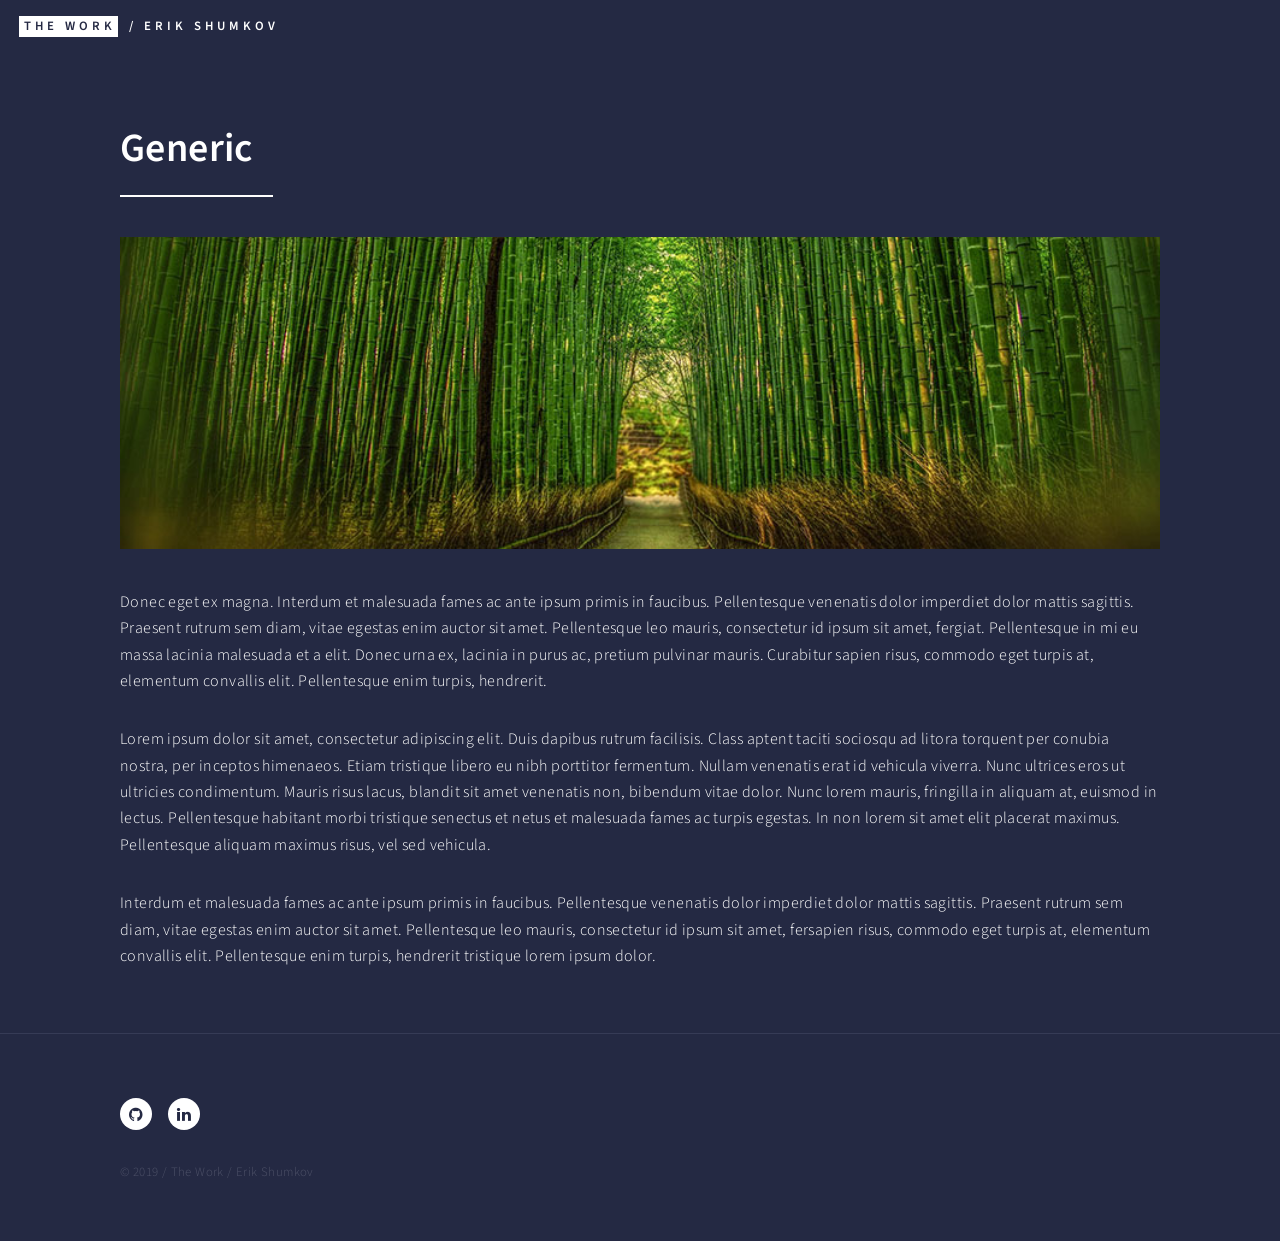
<file: generic/index.html>
<!DOCTYPE html><html><head><meta charSet="utf-8"/><meta http-equiv="x-ua-compatible" content="ie=edge"/><meta name="viewport" content="width=device-width, initial-scale=1, shrink-to-fit=no"/><style data-href="/styles.df2d38a775e3e20389d5.css">@import url(https://fonts.googleapis.com/css?family=Source+Sans+Pro:300,300italic,600,600italic);
/*!
 *  Font Awesome 4.7.0 by @davegandy - http://fontawesome.io - @fontawesome
 *  License - http://fontawesome.io/license (Font: SIL OFL 1.1, CSS: MIT License)
 */@font-face{font-family:FontAwesome;src:url(/static/fontawesome-webfont-674f50d287a8c48dc19ba404d20fe713.eot);src:url(/static/fontawesome-webfont-674f50d287a8c48dc19ba404d20fe713.eot?#iefix&v=4.7.0) format("embedded-opentype"),url(/static/fontawesome-webfont-af7ae505a9eed503f8b8e6982036873e.woff2) format("woff2"),url(/static/fontawesome-webfont-fee66e712a8a08eef5805a46892932ad.woff) format("woff"),url(/static/fontawesome-webfont-b06871f281fee6b241d60582ae9369b9.ttf) format("truetype"),url(/static/fontawesome-webfont-acf3dcb7ff752b5296ca23ba2c7c2606.svg#fontawesomeregular) format("svg");font-weight:400;font-style:normal}.fa{display:inline-block;font:normal normal normal 14px/1 FontAwesome;font-size:inherit;text-rendering:auto;-webkit-font-smoothing:antialiased;-moz-osx-font-smoothing:grayscale}.fa-lg{font-size:1.33333333em;line-height:.75em;vertical-align:-15%}.fa-2x{font-size:2em}.fa-3x{font-size:3em}.fa-4x{font-size:4em}.fa-5x{font-size:5em}.fa-fw{width:1.28571429em;text-align:center}.fa-ul{padding-left:0;margin-left:2.14285714em;list-style-type:none}.fa-ul>li{position:relative}.fa-li{position:absolute;left:-2.14285714em;width:2.14285714em;top:.14285714em;text-align:center}.fa-li.fa-lg{left:-1.85714286em}.fa-border{padding:.2em .25em .15em;border:.08em solid #eee;border-radius:.1em}.fa-pull-left{float:left}.fa-pull-right{float:right}.fa.fa-pull-left{margin-right:.3em}.fa.fa-pull-right{margin-left:.3em}.pull-right{float:right}.pull-left{float:left}.fa.pull-left{margin-right:.3em}.fa.pull-right{margin-left:.3em}.fa-spin{-webkit-animation:fa-spin 2s linear infinite;animation:fa-spin 2s linear infinite}.fa-pulse{-webkit-animation:fa-spin 1s steps(8) infinite;animation:fa-spin 1s steps(8) infinite}@-webkit-keyframes fa-spin{0%{-webkit-transform:rotate(0deg);transform:rotate(0deg)}to{-webkit-transform:rotate(359deg);transform:rotate(359deg)}}@keyframes fa-spin{0%{-webkit-transform:rotate(0deg);transform:rotate(0deg)}to{-webkit-transform:rotate(359deg);transform:rotate(359deg)}}.fa-rotate-90{-ms-filter:"progid:DXImageTransform.Microsoft.BasicImage(rotation=1)";-webkit-transform:rotate(90deg);transform:rotate(90deg)}.fa-rotate-180{-ms-filter:"progid:DXImageTransform.Microsoft.BasicImage(rotation=2)";-webkit-transform:rotate(180deg);transform:rotate(180deg)}.fa-rotate-270{-ms-filter:"progid:DXImageTransform.Microsoft.BasicImage(rotation=3)";-webkit-transform:rotate(270deg);transform:rotate(270deg)}.fa-flip-horizontal{-ms-filter:"progid:DXImageTransform.Microsoft.BasicImage(rotation=0, mirror=1)";-webkit-transform:scaleX(-1);transform:scaleX(-1)}.fa-flip-vertical{-ms-filter:"progid:DXImageTransform.Microsoft.BasicImage(rotation=2, mirror=1)";-webkit-transform:scaleY(-1);transform:scaleY(-1)}:root .fa-flip-horizontal,:root .fa-flip-vertical,:root .fa-rotate-90,:root .fa-rotate-180,:root .fa-rotate-270{-webkit-filter:none;filter:none}.fa-stack{position:relative;display:inline-block;width:2em;height:2em;line-height:2em;vertical-align:middle}.fa-stack-1x,.fa-stack-2x{position:absolute;left:0;width:100%;text-align:center}.fa-stack-1x{line-height:inherit}.fa-stack-2x{font-size:2em}.fa-inverse{color:#fff}.fa-glass:before{content:"\F000"}.fa-music:before{content:"\F001"}.fa-search:before{content:"\F002"}.fa-envelope-o:before{content:"\F003"}.fa-heart:before{content:"\F004"}.fa-star:before{content:"\F005"}.fa-star-o:before{content:"\F006"}.fa-user:before{content:"\F007"}.fa-film:before{content:"\F008"}.fa-th-large:before{content:"\F009"}.fa-th:before{content:"\F00A"}.fa-th-list:before{content:"\F00B"}.fa-check:before{content:"\F00C"}.fa-close:before,.fa-remove:before,.fa-times:before{content:"\F00D"}.fa-search-plus:before{content:"\F00E"}.fa-search-minus:before{content:"\F010"}.fa-power-off:before{content:"\F011"}.fa-signal:before{content:"\F012"}.fa-cog:before,.fa-gear:before{content:"\F013"}.fa-trash-o:before{content:"\F014"}.fa-home:before{content:"\F015"}.fa-file-o:before{content:"\F016"}.fa-clock-o:before{content:"\F017"}.fa-road:before{content:"\F018"}.fa-download:before{content:"\F019"}.fa-arrow-circle-o-down:before{content:"\F01A"}.fa-arrow-circle-o-up:before{content:"\F01B"}.fa-inbox:before{content:"\F01C"}.fa-play-circle-o:before{content:"\F01D"}.fa-repeat:before,.fa-rotate-right:before{content:"\F01E"}.fa-refresh:before{content:"\F021"}.fa-list-alt:before{content:"\F022"}.fa-lock:before{content:"\F023"}.fa-flag:before{content:"\F024"}.fa-headphones:before{content:"\F025"}.fa-volume-off:before{content:"\F026"}.fa-volume-down:before{content:"\F027"}.fa-volume-up:before{content:"\F028"}.fa-qrcode:before{content:"\F029"}.fa-barcode:before{content:"\F02A"}.fa-tag:before{content:"\F02B"}.fa-tags:before{content:"\F02C"}.fa-book:before{content:"\F02D"}.fa-bookmark:before{content:"\F02E"}.fa-print:before{content:"\F02F"}.fa-camera:before{content:"\F030"}.fa-font:before{content:"\F031"}.fa-bold:before{content:"\F032"}.fa-italic:before{content:"\F033"}.fa-text-height:before{content:"\F034"}.fa-text-width:before{content:"\F035"}.fa-align-left:before{content:"\F036"}.fa-align-center:before{content:"\F037"}.fa-align-right:before{content:"\F038"}.fa-align-justify:before{content:"\F039"}.fa-list:before{content:"\F03A"}.fa-dedent:before,.fa-outdent:before{content:"\F03B"}.fa-indent:before{content:"\F03C"}.fa-video-camera:before{content:"\F03D"}.fa-image:before,.fa-photo:before,.fa-picture-o:before{content:"\F03E"}.fa-pencil:before{content:"\F040"}.fa-map-marker:before{content:"\F041"}.fa-adjust:before{content:"\F042"}.fa-tint:before{content:"\F043"}.fa-edit:before,.fa-pencil-square-o:before{content:"\F044"}.fa-share-square-o:before{content:"\F045"}.fa-check-square-o:before{content:"\F046"}.fa-arrows:before{content:"\F047"}.fa-step-backward:before{content:"\F048"}.fa-fast-backward:before{content:"\F049"}.fa-backward:before{content:"\F04A"}.fa-play:before{content:"\F04B"}.fa-pause:before{content:"\F04C"}.fa-stop:before{content:"\F04D"}.fa-forward:before{content:"\F04E"}.fa-fast-forward:before{content:"\F050"}.fa-step-forward:before{content:"\F051"}.fa-eject:before{content:"\F052"}.fa-chevron-left:before{content:"\F053"}.fa-chevron-right:before{content:"\F054"}.fa-plus-circle:before{content:"\F055"}.fa-minus-circle:before{content:"\F056"}.fa-times-circle:before{content:"\F057"}.fa-check-circle:before{content:"\F058"}.fa-question-circle:before{content:"\F059"}.fa-info-circle:before{content:"\F05A"}.fa-crosshairs:before{content:"\F05B"}.fa-times-circle-o:before{content:"\F05C"}.fa-check-circle-o:before{content:"\F05D"}.fa-ban:before{content:"\F05E"}.fa-arrow-left:before{content:"\F060"}.fa-arrow-right:before{content:"\F061"}.fa-arrow-up:before{content:"\F062"}.fa-arrow-down:before{content:"\F063"}.fa-mail-forward:before,.fa-share:before{content:"\F064"}.fa-expand:before{content:"\F065"}.fa-compress:before{content:"\F066"}.fa-plus:before{content:"\F067"}.fa-minus:before{content:"\F068"}.fa-asterisk:before{content:"\F069"}.fa-exclamation-circle:before{content:"\F06A"}.fa-gift:before{content:"\F06B"}.fa-leaf:before{content:"\F06C"}.fa-fire:before{content:"\F06D"}.fa-eye:before{content:"\F06E"}.fa-eye-slash:before{content:"\F070"}.fa-exclamation-triangle:before,.fa-warning:before{content:"\F071"}.fa-plane:before{content:"\F072"}.fa-calendar:before{content:"\F073"}.fa-random:before{content:"\F074"}.fa-comment:before{content:"\F075"}.fa-magnet:before{content:"\F076"}.fa-chevron-up:before{content:"\F077"}.fa-chevron-down:before{content:"\F078"}.fa-retweet:before{content:"\F079"}.fa-shopping-cart:before{content:"\F07A"}.fa-folder:before{content:"\F07B"}.fa-folder-open:before{content:"\F07C"}.fa-arrows-v:before{content:"\F07D"}.fa-arrows-h:before{content:"\F07E"}.fa-bar-chart-o:before,.fa-bar-chart:before{content:"\F080"}.fa-twitter-square:before{content:"\F081"}.fa-facebook-square:before{content:"\F082"}.fa-camera-retro:before{content:"\F083"}.fa-key:before{content:"\F084"}.fa-cogs:before,.fa-gears:before{content:"\F085"}.fa-comments:before{content:"\F086"}.fa-thumbs-o-up:before{content:"\F087"}.fa-thumbs-o-down:before{content:"\F088"}.fa-star-half:before{content:"\F089"}.fa-heart-o:before{content:"\F08A"}.fa-sign-out:before{content:"\F08B"}.fa-linkedin-square:before{content:"\F08C"}.fa-thumb-tack:before{content:"\F08D"}.fa-external-link:before{content:"\F08E"}.fa-sign-in:before{content:"\F090"}.fa-trophy:before{content:"\F091"}.fa-github-square:before{content:"\F092"}.fa-upload:before{content:"\F093"}.fa-lemon-o:before{content:"\F094"}.fa-phone:before{content:"\F095"}.fa-square-o:before{content:"\F096"}.fa-bookmark-o:before{content:"\F097"}.fa-phone-square:before{content:"\F098"}.fa-twitter:before{content:"\F099"}.fa-facebook-f:before,.fa-facebook:before{content:"\F09A"}.fa-github:before{content:"\F09B"}.fa-unlock:before{content:"\F09C"}.fa-credit-card:before{content:"\F09D"}.fa-feed:before,.fa-rss:before{content:"\F09E"}.fa-hdd-o:before{content:"\F0A0"}.fa-bullhorn:before{content:"\F0A1"}.fa-bell:before{content:"\F0F3"}.fa-certificate:before{content:"\F0A3"}.fa-hand-o-right:before{content:"\F0A4"}.fa-hand-o-left:before{content:"\F0A5"}.fa-hand-o-up:before{content:"\F0A6"}.fa-hand-o-down:before{content:"\F0A7"}.fa-arrow-circle-left:before{content:"\F0A8"}.fa-arrow-circle-right:before{content:"\F0A9"}.fa-arrow-circle-up:before{content:"\F0AA"}.fa-arrow-circle-down:before{content:"\F0AB"}.fa-globe:before{content:"\F0AC"}.fa-wrench:before{content:"\F0AD"}.fa-tasks:before{content:"\F0AE"}.fa-filter:before{content:"\F0B0"}.fa-briefcase:before{content:"\F0B1"}.fa-arrows-alt:before{content:"\F0B2"}.fa-group:before,.fa-users:before{content:"\F0C0"}.fa-chain:before,.fa-link:before{content:"\F0C1"}.fa-cloud:before{content:"\F0C2"}.fa-flask:before{content:"\F0C3"}.fa-cut:before,.fa-scissors:before{content:"\F0C4"}.fa-copy:before,.fa-files-o:before{content:"\F0C5"}.fa-paperclip:before{content:"\F0C6"}.fa-floppy-o:before,.fa-save:before{content:"\F0C7"}.fa-square:before{content:"\F0C8"}.fa-bars:before,.fa-navicon:before,.fa-reorder:before{content:"\F0C9"}.fa-list-ul:before{content:"\F0CA"}.fa-list-ol:before{content:"\F0CB"}.fa-strikethrough:before{content:"\F0CC"}.fa-underline:before{content:"\F0CD"}.fa-table:before{content:"\F0CE"}.fa-magic:before{content:"\F0D0"}.fa-truck:before{content:"\F0D1"}.fa-pinterest:before{content:"\F0D2"}.fa-pinterest-square:before{content:"\F0D3"}.fa-google-plus-square:before{content:"\F0D4"}.fa-google-plus:before{content:"\F0D5"}.fa-money:before{content:"\F0D6"}.fa-caret-down:before{content:"\F0D7"}.fa-caret-up:before{content:"\F0D8"}.fa-caret-left:before{content:"\F0D9"}.fa-caret-right:before{content:"\F0DA"}.fa-columns:before{content:"\F0DB"}.fa-sort:before,.fa-unsorted:before{content:"\F0DC"}.fa-sort-desc:before,.fa-sort-down:before{content:"\F0DD"}.fa-sort-asc:before,.fa-sort-up:before{content:"\F0DE"}.fa-envelope:before{content:"\F0E0"}.fa-linkedin:before{content:"\F0E1"}.fa-rotate-left:before,.fa-undo:before{content:"\F0E2"}.fa-gavel:before,.fa-legal:before{content:"\F0E3"}.fa-dashboard:before,.fa-tachometer:before{content:"\F0E4"}.fa-comment-o:before{content:"\F0E5"}.fa-comments-o:before{content:"\F0E6"}.fa-bolt:before,.fa-flash:before{content:"\F0E7"}.fa-sitemap:before{content:"\F0E8"}.fa-umbrella:before{content:"\F0E9"}.fa-clipboard:before,.fa-paste:before{content:"\F0EA"}.fa-lightbulb-o:before{content:"\F0EB"}.fa-exchange:before{content:"\F0EC"}.fa-cloud-download:before{content:"\F0ED"}.fa-cloud-upload:before{content:"\F0EE"}.fa-user-md:before{content:"\F0F0"}.fa-stethoscope:before{content:"\F0F1"}.fa-suitcase:before{content:"\F0F2"}.fa-bell-o:before{content:"\F0A2"}.fa-coffee:before{content:"\F0F4"}.fa-cutlery:before{content:"\F0F5"}.fa-file-text-o:before{content:"\F0F6"}.fa-building-o:before{content:"\F0F7"}.fa-hospital-o:before{content:"\F0F8"}.fa-ambulance:before{content:"\F0F9"}.fa-medkit:before{content:"\F0FA"}.fa-fighter-jet:before{content:"\F0FB"}.fa-beer:before{content:"\F0FC"}.fa-h-square:before{content:"\F0FD"}.fa-plus-square:before{content:"\F0FE"}.fa-angle-double-left:before{content:"\F100"}.fa-angle-double-right:before{content:"\F101"}.fa-angle-double-up:before{content:"\F102"}.fa-angle-double-down:before{content:"\F103"}.fa-angle-left:before{content:"\F104"}.fa-angle-right:before{content:"\F105"}.fa-angle-up:before{content:"\F106"}.fa-angle-down:before{content:"\F107"}.fa-desktop:before{content:"\F108"}.fa-laptop:before{content:"\F109"}.fa-tablet:before{content:"\F10A"}.fa-mobile-phone:before,.fa-mobile:before{content:"\F10B"}.fa-circle-o:before{content:"\F10C"}.fa-quote-left:before{content:"\F10D"}.fa-quote-right:before{content:"\F10E"}.fa-spinner:before{content:"\F110"}.fa-circle:before{content:"\F111"}.fa-mail-reply:before,.fa-reply:before{content:"\F112"}.fa-github-alt:before{content:"\F113"}.fa-folder-o:before{content:"\F114"}.fa-folder-open-o:before{content:"\F115"}.fa-smile-o:before{content:"\F118"}.fa-frown-o:before{content:"\F119"}.fa-meh-o:before{content:"\F11A"}.fa-gamepad:before{content:"\F11B"}.fa-keyboard-o:before{content:"\F11C"}.fa-flag-o:before{content:"\F11D"}.fa-flag-checkered:before{content:"\F11E"}.fa-terminal:before{content:"\F120"}.fa-code:before{content:"\F121"}.fa-mail-reply-all:before,.fa-reply-all:before{content:"\F122"}.fa-star-half-empty:before,.fa-star-half-full:before,.fa-star-half-o:before{content:"\F123"}.fa-location-arrow:before{content:"\F124"}.fa-crop:before{content:"\F125"}.fa-code-fork:before{content:"\F126"}.fa-chain-broken:before,.fa-unlink:before{content:"\F127"}.fa-question:before{content:"\F128"}.fa-info:before{content:"\F129"}.fa-exclamation:before{content:"\F12A"}.fa-superscript:before{content:"\F12B"}.fa-subscript:before{content:"\F12C"}.fa-eraser:before{content:"\F12D"}.fa-puzzle-piece:before{content:"\F12E"}.fa-microphone:before{content:"\F130"}.fa-microphone-slash:before{content:"\F131"}.fa-shield:before{content:"\F132"}.fa-calendar-o:before{content:"\F133"}.fa-fire-extinguisher:before{content:"\F134"}.fa-rocket:before{content:"\F135"}.fa-maxcdn:before{content:"\F136"}.fa-chevron-circle-left:before{content:"\F137"}.fa-chevron-circle-right:before{content:"\F138"}.fa-chevron-circle-up:before{content:"\F139"}.fa-chevron-circle-down:before{content:"\F13A"}.fa-html5:before{content:"\F13B"}.fa-css3:before{content:"\F13C"}.fa-anchor:before{content:"\F13D"}.fa-unlock-alt:before{content:"\F13E"}.fa-bullseye:before{content:"\F140"}.fa-ellipsis-h:before{content:"\F141"}.fa-ellipsis-v:before{content:"\F142"}.fa-rss-square:before{content:"\F143"}.fa-play-circle:before{content:"\F144"}.fa-ticket:before{content:"\F145"}.fa-minus-square:before{content:"\F146"}.fa-minus-square-o:before{content:"\F147"}.fa-level-up:before{content:"\F148"}.fa-level-down:before{content:"\F149"}.fa-check-square:before{content:"\F14A"}.fa-pencil-square:before{content:"\F14B"}.fa-external-link-square:before{content:"\F14C"}.fa-share-square:before{content:"\F14D"}.fa-compass:before{content:"\F14E"}.fa-caret-square-o-down:before,.fa-toggle-down:before{content:"\F150"}.fa-caret-square-o-up:before,.fa-toggle-up:before{content:"\F151"}.fa-caret-square-o-right:before,.fa-toggle-right:before{content:"\F152"}.fa-eur:before,.fa-euro:before{content:"\F153"}.fa-gbp:before{content:"\F154"}.fa-dollar:before,.fa-usd:before{content:"\F155"}.fa-inr:before,.fa-rupee:before{content:"\F156"}.fa-cny:before,.fa-jpy:before,.fa-rmb:before,.fa-yen:before{content:"\F157"}.fa-rouble:before,.fa-rub:before,.fa-ruble:before{content:"\F158"}.fa-krw:before,.fa-won:before{content:"\F159"}.fa-bitcoin:before,.fa-btc:before{content:"\F15A"}.fa-file:before{content:"\F15B"}.fa-file-text:before{content:"\F15C"}.fa-sort-alpha-asc:before{content:"\F15D"}.fa-sort-alpha-desc:before{content:"\F15E"}.fa-sort-amount-asc:before{content:"\F160"}.fa-sort-amount-desc:before{content:"\F161"}.fa-sort-numeric-asc:before{content:"\F162"}.fa-sort-numeric-desc:before{content:"\F163"}.fa-thumbs-up:before{content:"\F164"}.fa-thumbs-down:before{content:"\F165"}.fa-youtube-square:before{content:"\F166"}.fa-youtube:before{content:"\F167"}.fa-xing:before{content:"\F168"}.fa-xing-square:before{content:"\F169"}.fa-youtube-play:before{content:"\F16A"}.fa-dropbox:before{content:"\F16B"}.fa-stack-overflow:before{content:"\F16C"}.fa-instagram:before{content:"\F16D"}.fa-flickr:before{content:"\F16E"}.fa-adn:before{content:"\F170"}.fa-bitbucket:before{content:"\F171"}.fa-bitbucket-square:before{content:"\F172"}.fa-tumblr:before{content:"\F173"}.fa-tumblr-square:before{content:"\F174"}.fa-long-arrow-down:before{content:"\F175"}.fa-long-arrow-up:before{content:"\F176"}.fa-long-arrow-left:before{content:"\F177"}.fa-long-arrow-right:before{content:"\F178"}.fa-apple:before{content:"\F179"}.fa-windows:before{content:"\F17A"}.fa-android:before{content:"\F17B"}.fa-linux:before{content:"\F17C"}.fa-dribbble:before{content:"\F17D"}.fa-skype:before{content:"\F17E"}.fa-foursquare:before{content:"\F180"}.fa-trello:before{content:"\F181"}.fa-female:before{content:"\F182"}.fa-male:before{content:"\F183"}.fa-gittip:before,.fa-gratipay:before{content:"\F184"}.fa-sun-o:before{content:"\F185"}.fa-moon-o:before{content:"\F186"}.fa-archive:before{content:"\F187"}.fa-bug:before{content:"\F188"}.fa-vk:before{content:"\F189"}.fa-weibo:before{content:"\F18A"}.fa-renren:before{content:"\F18B"}.fa-pagelines:before{content:"\F18C"}.fa-stack-exchange:before{content:"\F18D"}.fa-arrow-circle-o-right:before{content:"\F18E"}.fa-arrow-circle-o-left:before{content:"\F190"}.fa-caret-square-o-left:before,.fa-toggle-left:before{content:"\F191"}.fa-dot-circle-o:before{content:"\F192"}.fa-wheelchair:before{content:"\F193"}.fa-vimeo-square:before{content:"\F194"}.fa-try:before,.fa-turkish-lira:before{content:"\F195"}.fa-plus-square-o:before{content:"\F196"}.fa-space-shuttle:before{content:"\F197"}.fa-slack:before{content:"\F198"}.fa-envelope-square:before{content:"\F199"}.fa-wordpress:before{content:"\F19A"}.fa-openid:before{content:"\F19B"}.fa-bank:before,.fa-institution:before,.fa-university:before{content:"\F19C"}.fa-graduation-cap:before,.fa-mortar-board:before{content:"\F19D"}.fa-yahoo:before{content:"\F19E"}.fa-google:before{content:"\F1A0"}.fa-reddit:before{content:"\F1A1"}.fa-reddit-square:before{content:"\F1A2"}.fa-stumbleupon-circle:before{content:"\F1A3"}.fa-stumbleupon:before{content:"\F1A4"}.fa-delicious:before{content:"\F1A5"}.fa-digg:before{content:"\F1A6"}.fa-pied-piper-pp:before{content:"\F1A7"}.fa-pied-piper-alt:before{content:"\F1A8"}.fa-drupal:before{content:"\F1A9"}.fa-joomla:before{content:"\F1AA"}.fa-language:before{content:"\F1AB"}.fa-fax:before{content:"\F1AC"}.fa-building:before{content:"\F1AD"}.fa-child:before{content:"\F1AE"}.fa-paw:before{content:"\F1B0"}.fa-spoon:before{content:"\F1B1"}.fa-cube:before{content:"\F1B2"}.fa-cubes:before{content:"\F1B3"}.fa-behance:before{content:"\F1B4"}.fa-behance-square:before{content:"\F1B5"}.fa-steam:before{content:"\F1B6"}.fa-steam-square:before{content:"\F1B7"}.fa-recycle:before{content:"\F1B8"}.fa-automobile:before,.fa-car:before{content:"\F1B9"}.fa-cab:before,.fa-taxi:before{content:"\F1BA"}.fa-tree:before{content:"\F1BB"}.fa-spotify:before{content:"\F1BC"}.fa-deviantart:before{content:"\F1BD"}.fa-soundcloud:before{content:"\F1BE"}.fa-database:before{content:"\F1C0"}.fa-file-pdf-o:before{content:"\F1C1"}.fa-file-word-o:before{content:"\F1C2"}.fa-file-excel-o:before{content:"\F1C3"}.fa-file-powerpoint-o:before{content:"\F1C4"}.fa-file-image-o:before,.fa-file-photo-o:before,.fa-file-picture-o:before{content:"\F1C5"}.fa-file-archive-o:before,.fa-file-zip-o:before{content:"\F1C6"}.fa-file-audio-o:before,.fa-file-sound-o:before{content:"\F1C7"}.fa-file-movie-o:before,.fa-file-video-o:before{content:"\F1C8"}.fa-file-code-o:before{content:"\F1C9"}.fa-vine:before{content:"\F1CA"}.fa-codepen:before{content:"\F1CB"}.fa-jsfiddle:before{content:"\F1CC"}.fa-life-bouy:before,.fa-life-buoy:before,.fa-life-ring:before,.fa-life-saver:before,.fa-support:before{content:"\F1CD"}.fa-circle-o-notch:before{content:"\F1CE"}.fa-ra:before,.fa-rebel:before,.fa-resistance:before{content:"\F1D0"}.fa-empire:before,.fa-ge:before{content:"\F1D1"}.fa-git-square:before{content:"\F1D2"}.fa-git:before{content:"\F1D3"}.fa-hacker-news:before,.fa-y-combinator-square:before,.fa-yc-square:before{content:"\F1D4"}.fa-tencent-weibo:before{content:"\F1D5"}.fa-qq:before{content:"\F1D6"}.fa-wechat:before,.fa-weixin:before{content:"\F1D7"}.fa-paper-plane:before,.fa-send:before{content:"\F1D8"}.fa-paper-plane-o:before,.fa-send-o:before{content:"\F1D9"}.fa-history:before{content:"\F1DA"}.fa-circle-thin:before{content:"\F1DB"}.fa-header:before{content:"\F1DC"}.fa-paragraph:before{content:"\F1DD"}.fa-sliders:before{content:"\F1DE"}.fa-share-alt:before{content:"\F1E0"}.fa-share-alt-square:before{content:"\F1E1"}.fa-bomb:before{content:"\F1E2"}.fa-futbol-o:before,.fa-soccer-ball-o:before{content:"\F1E3"}.fa-tty:before{content:"\F1E4"}.fa-binoculars:before{content:"\F1E5"}.fa-plug:before{content:"\F1E6"}.fa-slideshare:before{content:"\F1E7"}.fa-twitch:before{content:"\F1E8"}.fa-yelp:before{content:"\F1E9"}.fa-newspaper-o:before{content:"\F1EA"}.fa-wifi:before{content:"\F1EB"}.fa-calculator:before{content:"\F1EC"}.fa-paypal:before{content:"\F1ED"}.fa-google-wallet:before{content:"\F1EE"}.fa-cc-visa:before{content:"\F1F0"}.fa-cc-mastercard:before{content:"\F1F1"}.fa-cc-discover:before{content:"\F1F2"}.fa-cc-amex:before{content:"\F1F3"}.fa-cc-paypal:before{content:"\F1F4"}.fa-cc-stripe:before{content:"\F1F5"}.fa-bell-slash:before{content:"\F1F6"}.fa-bell-slash-o:before{content:"\F1F7"}.fa-trash:before{content:"\F1F8"}.fa-copyright:before{content:"\F1F9"}.fa-at:before{content:"\F1FA"}.fa-eyedropper:before{content:"\F1FB"}.fa-paint-brush:before{content:"\F1FC"}.fa-birthday-cake:before{content:"\F1FD"}.fa-area-chart:before{content:"\F1FE"}.fa-pie-chart:before{content:"\F200"}.fa-line-chart:before{content:"\F201"}.fa-lastfm:before{content:"\F202"}.fa-lastfm-square:before{content:"\F203"}.fa-toggle-off:before{content:"\F204"}.fa-toggle-on:before{content:"\F205"}.fa-bicycle:before{content:"\F206"}.fa-bus:before{content:"\F207"}.fa-ioxhost:before{content:"\F208"}.fa-angellist:before{content:"\F209"}.fa-cc:before{content:"\F20A"}.fa-ils:before,.fa-shekel:before,.fa-sheqel:before{content:"\F20B"}.fa-meanpath:before{content:"\F20C"}.fa-buysellads:before{content:"\F20D"}.fa-connectdevelop:before{content:"\F20E"}.fa-dashcube:before{content:"\F210"}.fa-forumbee:before{content:"\F211"}.fa-leanpub:before{content:"\F212"}.fa-sellsy:before{content:"\F213"}.fa-shirtsinbulk:before{content:"\F214"}.fa-simplybuilt:before{content:"\F215"}.fa-skyatlas:before{content:"\F216"}.fa-cart-plus:before{content:"\F217"}.fa-cart-arrow-down:before{content:"\F218"}.fa-diamond:before{content:"\F219"}.fa-ship:before{content:"\F21A"}.fa-user-secret:before{content:"\F21B"}.fa-motorcycle:before{content:"\F21C"}.fa-street-view:before{content:"\F21D"}.fa-heartbeat:before{content:"\F21E"}.fa-venus:before{content:"\F221"}.fa-mars:before{content:"\F222"}.fa-mercury:before{content:"\F223"}.fa-intersex:before,.fa-transgender:before{content:"\F224"}.fa-transgender-alt:before{content:"\F225"}.fa-venus-double:before{content:"\F226"}.fa-mars-double:before{content:"\F227"}.fa-venus-mars:before{content:"\F228"}.fa-mars-stroke:before{content:"\F229"}.fa-mars-stroke-v:before{content:"\F22A"}.fa-mars-stroke-h:before{content:"\F22B"}.fa-neuter:before{content:"\F22C"}.fa-genderless:before{content:"\F22D"}.fa-facebook-official:before{content:"\F230"}.fa-pinterest-p:before{content:"\F231"}.fa-whatsapp:before{content:"\F232"}.fa-server:before{content:"\F233"}.fa-user-plus:before{content:"\F234"}.fa-user-times:before{content:"\F235"}.fa-bed:before,.fa-hotel:before{content:"\F236"}.fa-viacoin:before{content:"\F237"}.fa-train:before{content:"\F238"}.fa-subway:before{content:"\F239"}.fa-medium:before{content:"\F23A"}.fa-y-combinator:before,.fa-yc:before{content:"\F23B"}.fa-optin-monster:before{content:"\F23C"}.fa-opencart:before{content:"\F23D"}.fa-expeditedssl:before{content:"\F23E"}.fa-battery-4:before,.fa-battery-full:before,.fa-battery:before{content:"\F240"}.fa-battery-3:before,.fa-battery-three-quarters:before{content:"\F241"}.fa-battery-2:before,.fa-battery-half:before{content:"\F242"}.fa-battery-1:before,.fa-battery-quarter:before{content:"\F243"}.fa-battery-0:before,.fa-battery-empty:before{content:"\F244"}.fa-mouse-pointer:before{content:"\F245"}.fa-i-cursor:before{content:"\F246"}.fa-object-group:before{content:"\F247"}.fa-object-ungroup:before{content:"\F248"}.fa-sticky-note:before{content:"\F249"}.fa-sticky-note-o:before{content:"\F24A"}.fa-cc-jcb:before{content:"\F24B"}.fa-cc-diners-club:before{content:"\F24C"}.fa-clone:before{content:"\F24D"}.fa-balance-scale:before{content:"\F24E"}.fa-hourglass-o:before{content:"\F250"}.fa-hourglass-1:before,.fa-hourglass-start:before{content:"\F251"}.fa-hourglass-2:before,.fa-hourglass-half:before{content:"\F252"}.fa-hourglass-3:before,.fa-hourglass-end:before{content:"\F253"}.fa-hourglass:before{content:"\F254"}.fa-hand-grab-o:before,.fa-hand-rock-o:before{content:"\F255"}.fa-hand-paper-o:before,.fa-hand-stop-o:before{content:"\F256"}.fa-hand-scissors-o:before{content:"\F257"}.fa-hand-lizard-o:before{content:"\F258"}.fa-hand-spock-o:before{content:"\F259"}.fa-hand-pointer-o:before{content:"\F25A"}.fa-hand-peace-o:before{content:"\F25B"}.fa-trademark:before{content:"\F25C"}.fa-registered:before{content:"\F25D"}.fa-creative-commons:before{content:"\F25E"}.fa-gg:before{content:"\F260"}.fa-gg-circle:before{content:"\F261"}.fa-tripadvisor:before{content:"\F262"}.fa-odnoklassniki:before{content:"\F263"}.fa-odnoklassniki-square:before{content:"\F264"}.fa-get-pocket:before{content:"\F265"}.fa-wikipedia-w:before{content:"\F266"}.fa-safari:before{content:"\F267"}.fa-chrome:before{content:"\F268"}.fa-firefox:before{content:"\F269"}.fa-opera:before{content:"\F26A"}.fa-internet-explorer:before{content:"\F26B"}.fa-television:before,.fa-tv:before{content:"\F26C"}.fa-contao:before{content:"\F26D"}.fa-500px:before{content:"\F26E"}.fa-amazon:before{content:"\F270"}.fa-calendar-plus-o:before{content:"\F271"}.fa-calendar-minus-o:before{content:"\F272"}.fa-calendar-times-o:before{content:"\F273"}.fa-calendar-check-o:before{content:"\F274"}.fa-industry:before{content:"\F275"}.fa-map-pin:before{content:"\F276"}.fa-map-signs:before{content:"\F277"}.fa-map-o:before{content:"\F278"}.fa-map:before{content:"\F279"}.fa-commenting:before{content:"\F27A"}.fa-commenting-o:before{content:"\F27B"}.fa-houzz:before{content:"\F27C"}.fa-vimeo:before{content:"\F27D"}.fa-black-tie:before{content:"\F27E"}.fa-fonticons:before{content:"\F280"}.fa-reddit-alien:before{content:"\F281"}.fa-edge:before{content:"\F282"}.fa-credit-card-alt:before{content:"\F283"}.fa-codiepie:before{content:"\F284"}.fa-modx:before{content:"\F285"}.fa-fort-awesome:before{content:"\F286"}.fa-usb:before{content:"\F287"}.fa-product-hunt:before{content:"\F288"}.fa-mixcloud:before{content:"\F289"}.fa-scribd:before{content:"\F28A"}.fa-pause-circle:before{content:"\F28B"}.fa-pause-circle-o:before{content:"\F28C"}.fa-stop-circle:before{content:"\F28D"}.fa-stop-circle-o:before{content:"\F28E"}.fa-shopping-bag:before{content:"\F290"}.fa-shopping-basket:before{content:"\F291"}.fa-hashtag:before{content:"\F292"}.fa-bluetooth:before{content:"\F293"}.fa-bluetooth-b:before{content:"\F294"}.fa-percent:before{content:"\F295"}.fa-gitlab:before{content:"\F296"}.fa-wpbeginner:before{content:"\F297"}.fa-wpforms:before{content:"\F298"}.fa-envira:before{content:"\F299"}.fa-universal-access:before{content:"\F29A"}.fa-wheelchair-alt:before{content:"\F29B"}.fa-question-circle-o:before{content:"\F29C"}.fa-blind:before{content:"\F29D"}.fa-audio-description:before{content:"\F29E"}.fa-volume-control-phone:before{content:"\F2A0"}.fa-braille:before{content:"\F2A1"}.fa-assistive-listening-systems:before{content:"\F2A2"}.fa-american-sign-language-interpreting:before,.fa-asl-interpreting:before{content:"\F2A3"}.fa-deaf:before,.fa-deafness:before,.fa-hard-of-hearing:before{content:"\F2A4"}.fa-glide:before{content:"\F2A5"}.fa-glide-g:before{content:"\F2A6"}.fa-sign-language:before,.fa-signing:before{content:"\F2A7"}.fa-low-vision:before{content:"\F2A8"}.fa-viadeo:before{content:"\F2A9"}.fa-viadeo-square:before{content:"\F2AA"}.fa-snapchat:before{content:"\F2AB"}.fa-snapchat-ghost:before{content:"\F2AC"}.fa-snapchat-square:before{content:"\F2AD"}.fa-pied-piper:before{content:"\F2AE"}.fa-first-order:before{content:"\F2B0"}.fa-yoast:before{content:"\F2B1"}.fa-themeisle:before{content:"\F2B2"}.fa-google-plus-circle:before,.fa-google-plus-official:before{content:"\F2B3"}.fa-fa:before,.fa-font-awesome:before{content:"\F2B4"}.fa-handshake-o:before{content:"\F2B5"}.fa-envelope-open:before{content:"\F2B6"}.fa-envelope-open-o:before{content:"\F2B7"}.fa-linode:before{content:"\F2B8"}.fa-address-book:before{content:"\F2B9"}.fa-address-book-o:before{content:"\F2BA"}.fa-address-card:before,.fa-vcard:before{content:"\F2BB"}.fa-address-card-o:before,.fa-vcard-o:before{content:"\F2BC"}.fa-user-circle:before{content:"\F2BD"}.fa-user-circle-o:before{content:"\F2BE"}.fa-user-o:before{content:"\F2C0"}.fa-id-badge:before{content:"\F2C1"}.fa-drivers-license:before,.fa-id-card:before{content:"\F2C2"}.fa-drivers-license-o:before,.fa-id-card-o:before{content:"\F2C3"}.fa-quora:before{content:"\F2C4"}.fa-free-code-camp:before{content:"\F2C5"}.fa-telegram:before{content:"\F2C6"}.fa-thermometer-4:before,.fa-thermometer-full:before,.fa-thermometer:before{content:"\F2C7"}.fa-thermometer-3:before,.fa-thermometer-three-quarters:before{content:"\F2C8"}.fa-thermometer-2:before,.fa-thermometer-half:before{content:"\F2C9"}.fa-thermometer-1:before,.fa-thermometer-quarter:before{content:"\F2CA"}.fa-thermometer-0:before,.fa-thermometer-empty:before{content:"\F2CB"}.fa-shower:before{content:"\F2CC"}.fa-bath:before,.fa-bathtub:before,.fa-s15:before{content:"\F2CD"}.fa-podcast:before{content:"\F2CE"}.fa-window-maximize:before{content:"\F2D0"}.fa-window-minimize:before{content:"\F2D1"}.fa-window-restore:before{content:"\F2D2"}.fa-times-rectangle:before,.fa-window-close:before{content:"\F2D3"}.fa-times-rectangle-o:before,.fa-window-close-o:before{content:"\F2D4"}.fa-bandcamp:before{content:"\F2D5"}.fa-grav:before{content:"\F2D6"}.fa-etsy:before{content:"\F2D7"}.fa-imdb:before{content:"\F2D8"}.fa-ravelry:before{content:"\F2D9"}.fa-eercast:before{content:"\F2DA"}.fa-microchip:before{content:"\F2DB"}.fa-snowflake-o:before{content:"\F2DC"}.fa-superpowers:before{content:"\F2DD"}.fa-wpexplorer:before{content:"\F2DE"}.fa-meetup:before{content:"\F2E0"}.sr-only{position:absolute;width:1px;height:1px;padding:0;margin:-1px;overflow:hidden;clip:rect(0,0,0,0);border:0}.sr-only-focusable:active,.sr-only-focusable:focus{position:static;width:auto;height:auto;margin:0;overflow:visible;clip:auto}.mb-5{margin-bottom:2em}@media screen and (min-width:981px){.grid-wrapper{display:grid;grid-gap:0 2.25em;grid-template-columns:repeat(12,1fr);margin:0 auto;width:100%}.col-1{grid-column:span 1}.col-2{grid-column:span 2}.col-3{grid-column:span 3}.col-4{grid-column:span 4}.col-5{grid-column:span 5}.col-6{grid-column:span 6}.col-7{grid-column:span 7}.col-8{grid-column:span 8}.col-9{grid-column:span 9}.col-10{grid-column:span 10}.col-11{grid-column:span 11}.col-12{grid-column:span 12}}a,abbr,acronym,address,applet,article,aside,audio,b,big,blockquote,body,canvas,caption,center,cite,code,dd,del,details,dfn,div,dl,dt,em,embed,fieldset,figcaption,figure,footer,form,h1,h2,h3,h4,h5,h6,header,hgroup,html,i,iframe,img,ins,kbd,label,legend,li,mark,menu,nav,object,ol,output,p,pre,q,ruby,s,samp,section,small,span,strike,strong,sub,summary,sup,table,tbody,td,tfoot,th,thead,time,tr,tt,u,ul,var,video{margin:0;padding:0;border:0;font-size:100%;font:inherit;vertical-align:baseline}article,aside,details,figcaption,figure,footer,header,hgroup,menu,nav,section{display:block}body{line-height:1}ol,ul{list-style:none}blockquote,q{quotes:none}blockquote:after,blockquote:before,q:after,q:before{content:"";content:none}table{border-collapse:collapse;border-spacing:0}body{-webkit-text-size-adjust:none}*,:after,:before{box-sizing:border-box}@-ms-viewport{width:device-width}body{-ms-overflow-style:scrollbar}@media screen and (max-width:480px){body,html{min-width:320px}}body{background:#242943}body.is-loading *,body.is-loading :after,body.is-loading :before{-webkit-animation:none!important;animation:none!important;-webkit-transition:none!important;transition:none!important}body,input,select,textarea{color:#fff;font-family:Source Sans Pro,Helvetica,sans-serif;font-size:17pt;font-weight:300;letter-spacing:.025em;line-height:1.65}@media screen and (max-width:1680px){body,input,select,textarea{font-size:14pt}}@media screen and (max-width:1280px){body,input,select,textarea{font-size:12pt}}@media screen and (max-width:360px){body,input,select,textarea{font-size:11pt}}a{-webkit-transition:color .2s ease-in-out,border-bottom-color .2s ease-in-out;transition:color .2s ease-in-out,border-bottom-color .2s ease-in-out;border-bottom:1px dotted;color:inherit;text-decoration:none}a:hover{border-bottom-color:transparent;color:#9bf1ff!important}a:active{color:#53e3fb!important}b,strong{color:#fff;font-weight:600}em,i{font-style:italic}p{margin:0 0 2em}h1,h2,h3,h4,h5,h6{color:#fff;font-weight:600;line-height:1.65;margin:0 0 1em}h1 a,h2 a,h3 a,h4 a,h5 a,h6 a{color:inherit;border-bottom:0}h1{font-size:2.5em}h2{font-size:1.75em}h3{font-size:1.35em}h4{font-size:1.1em}h5{font-size:.9em}h6{font-size:.7em}@media screen and (max-width:736px){h1{font-size:2em}h2{font-size:1.5em}h3{font-size:1.25em}}sub{top:.5em}sub,sup{font-size:.8em;position:relative}sup{top:-.5em}blockquote{border-left:4px solid rgba(212,212,255,.1);font-style:italic;margin:0 0 2em;padding:.5em 0 .5em 2em}code{background:rgba(212,212,255,.035);margin:0 .25em;padding:.25em .65em}code,pre{font-family:Courier New,monospace;font-size:.9em}pre{-webkit-overflow-scrolling:touch;margin:0 0 2em}pre code{display:block;line-height:1.75;padding:1em 1.5em;overflow-x:auto}hr{border:0;border-bottom:1px solid rgba(212,212,255,.1);margin:2em 0}hr.major{margin:3em 0}.align-left{text-align:left}.align-center{text-align:center}.align-right{text-align:right}.intro-hi,.intro-pres{font-weight:100;max-width:750px}article.special,section.special{text-align:center}header.major{width:-webkit-max-content;width:-ms-max-content;width:max-content;margin-bottom:2em}header.major>:first-child{margin-bottom:0;width:calc(100% + .5em)}header.major>:first-child:after{content:"";background-color:#fff;display:block;height:2px;margin:.325em 0 .5em;width:100%}header.major>p{font-size:.7em;font-weight:600;letter-spacing:.25em;margin-bottom:0;text-transform:uppercase}body.is-ie header.major>:first-child:after{max-width:9em}body.is-ie header.major>h1:after{max-width:100%!important}@media screen and (max-width:736px){header.major>p br{display:none}}form,form .field{margin:0 0 2em}form .field.half{width:50%;float:left;padding:0 0 0 1em}form .field.half.first{padding:0 1em 0 0}form>.actions{margin:2.5em 0 0!important}@media screen and (max-width:736px){form .field{margin:0 0 1.5em}form .field.half{padding:0 0 0 .75em}form .field.half.first{padding:0 .75em 0 0}form>.actions{margin:2em 0 0!important}}@media screen and (max-width:480px){form .field.half{width:100%;float:none;padding:0}form .field.half.first{padding:0}}label{color:#fff;display:block;font-size:.8em;font-weight:600;letter-spacing:.25em;margin:0 0 1em;text-transform:uppercase}input[type=email],input[type=password],input[type=search],input[type=tel],input[type=text],input[type=url],select,textarea{-moz-appearance:none;-webkit-appearance:none;-ms-appearance:none;appearance:none;background:rgba(212,212,255,.035);border:none;border-radius:0;color:inherit;display:block;outline:0;padding:0 1em;text-decoration:none;width:100%;resize:vertical}input[type=email]:invalid,input[type=password]:invalid,input[type=search]:invalid,input[type=tel]:invalid,input[type=text]:invalid,input[type=url]:invalid,select:invalid,textarea:invalid{box-shadow:none}input[type=email]:focus,input[type=password]:focus,input[type=search]:focus,input[type=tel]:focus,input[type=text]:focus,input[type=url]:focus,select:focus,textarea:focus{border-color:#9bf1ff;box-shadow:0 0 0 2px #9bf1ff}.select-wrapper{text-decoration:none;display:block;position:relative}.select-wrapper:before{-moz-osx-font-smoothing:grayscale;-webkit-font-smoothing:antialiased;font-family:FontAwesome;font-style:normal;font-weight:400;text-transform:none!important;color:rgba(212,212,255,.1);content:"\F078";display:block;height:2.75em;line-height:2.75em;pointer-events:none;position:absolute;right:0;text-align:center;top:0;width:2.75em}.select-wrapper select::-ms-expand{display:none}input[type=email],input[type=password],input[type=search],input[type=tel],input[type=text],input[type=url],select{height:2.75em}textarea{padding:.75em 1em}input[type=checkbox],input[type=radio]{-moz-appearance:none;-webkit-appearance:none;-ms-appearance:none;appearance:none;display:block;float:left;margin-right:-2em;opacity:0;width:1em;z-index:-1}input[type=checkbox]+label,input[type=radio]+label{text-decoration:none;color:#fff;cursor:pointer;display:inline-block;font-weight:300;padding-left:2.65em;padding-right:.75em;position:relative}input[type=checkbox]+label:before,input[type=radio]+label:before{-moz-osx-font-smoothing:grayscale;-webkit-font-smoothing:antialiased;font-family:FontAwesome;font-style:normal;font-weight:400;text-transform:none!important;background:rgba(212,212,255,.035);content:"";display:inline-block;height:1.65em;left:0;letter-spacing:0;line-height:1.58125em;position:absolute;text-align:center;top:0;width:1.65em}input[type=checkbox]:checked+label:before,input[type=radio]:checked+label:before{background:#fff;border-color:#9bf1ff;content:"\F00C";color:#242943}input[type=checkbox]:focus+label:before,input[type=radio]:focus+label:before{box-shadow:0 0 0 2px #9bf1ff}input[type=radio]+label:before{border-radius:100%}::-webkit-input-placeholder{color:rgba(244,244,255,.2)!important;opacity:1}:-moz-placeholder,::-moz-placeholder{color:rgba(244,244,255,.2)!important;opacity:1}:-ms-input-placeholder{color:rgba(244,244,255,.2)!important;opacity:1}.formerize-placeholder{color:rgba(244,244,255,.2)!important;opacity:1}.box{border:1px solid rgba(212,212,255,.1);margin-bottom:2em;padding:1.5em}.box>:last-child,.box>:last-child>:last-child,.box>:last-child>:last-child>:last-child{margin-bottom:0}.box.alt{border:0;border-radius:0;padding:0}.icon{text-decoration:none;border-bottom:none;position:relative}.icon:before{-moz-osx-font-smoothing:grayscale;-webkit-font-smoothing:antialiased;font-family:FontAwesome;font-style:normal;font-weight:400;text-transform:none!important}.icon>.label{display:none}.icon.alt:before{background-color:#fff;border-radius:100%;color:#242943;display:inline-block;height:2em;line-height:2em;text-align:center;width:2em}a.icon.alt:before{-webkit-transition:background-color .2s ease-in-out;transition:background-color .2s ease-in-out}a.icon.alt:hover:before{background-color:#6fc3df}a.icon.alt:active:before{background-color:#37a6cb}.image{border:0;display:inline-block;position:relative}.image img{display:block}.image.left,.image.right{max-width:30%}.image.left img,.image.right img{width:100%}.image.left{float:left;margin:0 1.5em 1.25em 0;top:.25em}.image.right{float:right;margin:0 0 1.25em 1.5em;top:.25em}.image.fit{display:block;margin:0 0 2em;width:100%}.image.fit img{width:100%}.image.main{display:block;margin:2.5em 0;width:100%}.image.main img{width:100%}@media screen and (max-width:736px){.image.main{margin:1.5em 0}}ol{list-style:decimal;margin:0 0 2em;padding-left:1.25em}ol li{padding-left:.25em}ul{list-style:disc;margin:0 0 2em;padding-left:1em}ul li{padding-left:.5em}ul.alt{list-style:none;padding-left:0}ul.alt li{border-top:1px solid rgba(212,212,255,.1);padding:.5em 0}ul.alt li:first-child{border-top:0;padding-top:0}ul.icons{cursor:default;list-style:none;padding-left:0}ul.icons li{display:inline-block;padding:0 1em 0 0}ul.icons li:last-child{padding-right:0}@media screen and (max-width:736px){ul.icons li{padding:0 .75em 0 0}}ul.actions{cursor:default;list-style:none;padding-left:0}ul.actions li{display:inline-block;padding:0 1em 0 0;vertical-align:middle}ul.actions li:last-child{padding-right:0}ul.actions.small li{padding:0 1em 0 0}ul.actions.vertical li{display:block;padding:1em 0 0}ul.actions.vertical li:first-child{padding-top:0}ul.actions.vertical li>*{margin-bottom:0}ul.actions.vertical.small li:first-child{padding-top:0}ul.actions.fit{display:table;margin-left:-1em;padding:0;table-layout:fixed;width:calc(100% + 1em)}ul.actions.fit li{display:table-cell;padding:0 0 0 1em}ul.actions.fit li>*{margin-bottom:0}ul.actions.fit.small{margin-left:-1em;width:calc(100% + 1em)}ul.actions.fit.small li{padding:0 0 0 1em}ul.pagination{cursor:default;list-style:none;padding-left:0}ul.pagination li{display:inline-block;padding-left:0;vertical-align:middle}ul.pagination li>.page{-webkit-transition:background-color .2s ease-in-out,color .2s ease-in-out;transition:background-color .2s ease-in-out,color .2s ease-in-out;border-bottom:0;display:inline-block;font-size:.8em;font-weight:600;height:1.5em;line-height:1.5em;margin:0 .125em;min-width:1.5em;padding:0 .5em;text-align:center}ul.pagination li>.page.active{background-color:#fff;color:#242943}ul.pagination li>.page.active:hover{background-color:#9bf1ff;color:#242943!important}ul.pagination li>.page.active:active{background-color:#53e3fb}ul.pagination li:first-child{padding-right:.75em}ul.pagination li:last-child{padding-left:.75em}@media screen and (max-width:480px){ul.pagination li:nth-child(n+2):nth-last-child(n+2){display:none}ul.pagination li:first-child{padding-right:0}}dl{margin:0 0 2em}dl dt{display:block;font-weight:600;margin:0 0 1em}dl dd{margin-left:2em}.table-wrapper{-webkit-overflow-scrolling:touch;overflow-x:auto}table{margin:0 0 2em;width:100%}table tbody tr{border:1px solid rgba(212,212,255,.1);border-left:0;border-right:0}table tbody tr:nth-child(odd){background-color:rgba(212,212,255,.035)}table td{padding:.75em}table th{color:#fff;font-size:.9em;font-weight:600;padding:0 .75em .75em;text-align:left}table thead{border-bottom:2px solid rgba(212,212,255,.1)}table tfoot{border-top:2px solid rgba(212,212,255,.1)}table.alt{border-collapse:separate}table.alt tbody tr td{border-color:rgba(212,212,255,.1);border-style:solid;border-width:0 1px 1px 0}table.alt tbody tr td:first-child{border-left-width:1px}table.alt tbody tr:first-child td{border-top-width:1px}table.alt thead{border-bottom:0}table.alt tfoot{border-top:0}.button,button,input[type=button],input[type=reset],input[type=submit]{-moz-appearance:none;-webkit-appearance:none;-ms-appearance:none;appearance:none;-webkit-transition:background-color .2s ease-in-out,box-shadow .2s ease-in-out,color .2s ease-in-out;transition:background-color .2s ease-in-out,box-shadow .2s ease-in-out,color .2s ease-in-out;background-color:transparent;border:0;border-radius:0;box-shadow:inset 0 0 0 2px #fff;color:#fff;cursor:pointer;display:inline-block;font-size:.8em;font-weight:600;height:3.5em;letter-spacing:.25em;line-height:3.5em;padding:0 1.75em;text-align:center;text-decoration:none;text-transform:uppercase;white-space:nowrap}.button:active,.button:hover,button:active,button:hover,input[type=button]:active,input[type=button]:hover,input[type=reset]:active,input[type=reset]:hover,input[type=submit]:active,input[type=submit]:hover{box-shadow:inset 0 0 0 2px #9bf1ff;color:#9bf1ff}.button:active,button:active,input[type=button]:active,input[type=reset]:active,input[type=submit]:active{background-color:rgba(155,241,255,.1);box-shadow:inset 0 0 0 2px #53e3fb;color:#53e3fb}.button.icon:before,button.icon:before,input[type=button].icon:before,input[type=reset].icon:before,input[type=submit].icon:before{margin-right:.5em}.button.fit,button.fit,input[type=button].fit,input[type=reset].fit,input[type=submit].fit{display:block;margin:0 0 1em;width:100%}.button.small,button.small,input[type=button].small,input[type=reset].small,input[type=submit].small{font-size:.6em}.button.big,button.big,input[type=button].big,input[type=reset].big,input[type=submit].big{font-size:1.25em;height:3em;line-height:3em}.button.next,button.next,input[type=button].next,input[type=reset].next,input[type=submit].next{padding-right:4.5em;position:relative}.button.next:after,.button.next:before,button.next:after,button.next:before,input[type=button].next:after,input[type=button].next:before,input[type=reset].next:after,input[type=reset].next:before,input[type=submit].next:after,input[type=submit].next:before{-webkit-transition:opacity .2s ease-in-out;transition:opacity .2s ease-in-out;background-position:100%;background-repeat:no-repeat;background-size:36px 24px;content:"";display:block;height:100%;position:absolute;right:1.5em;top:0;vertical-align:middle;width:36px}.button.next:before,button.next:before,input[type=button].next:before,input[type=reset].next:before,input[type=submit].next:before{background-image:url("data:image/svg+xml;charset=utf8,%3Csvg xmlns='http://www.w3.org/2000/svg' xmlns:xlink='http://www.w3.org/1999/xlink' width='36px' height='24px' viewBox='0 0 36 24' zoomAndPan='disable'%3E%3Cstyle%3Eline %7B stroke: %23fff%3B stroke-width: 2px%3B %7D%3C/style%3E%3Cline x1='0' y1='12' x2='34' y2='12' /%3E%3Cline x1='25' y1='4' x2='34' y2='12.5' /%3E%3Cline x1='25' y1='20' x2='34' y2='11.5' /%3E%3C/svg%3E")}.button.next:after,button.next:after,input[type=button].next:after,input[type=reset].next:after,input[type=submit].next:after{background-image:url("data:image/svg+xml;charset=utf8,%3Csvg xmlns='http://www.w3.org/2000/svg' xmlns:xlink='http://www.w3.org/1999/xlink' width='36px' height='24px' viewBox='0 0 36 24' zoomAndPan='disable'%3E%3Cstyle%3Eline %7B stroke: %239bf1ff%3B stroke-width: 2px%3B %7D%3C/style%3E%3Cline x1='0' y1='12' x2='34' y2='12' /%3E%3Cline x1='25' y1='4' x2='34' y2='12.5' /%3E%3Cline x1='25' y1='20' x2='34' y2='11.5' /%3E%3C/svg%3E");opacity:0;z-index:1}.button.next:active:after,.button.next:hover:after,button.next:active:after,button.next:hover:after,input[type=button].next:active:after,input[type=button].next:hover:after,input[type=reset].next:active:after,input[type=reset].next:hover:after,input[type=submit].next:active:after,input[type=submit].next:hover:after{opacity:1}@media screen and (max-width:1280px){.button.next,button.next,input[type=button].next,input[type=reset].next,input[type=submit].next{padding-right:5em}}.button.special,button.special,input[type=button].special,input[type=reset].special,input[type=submit].special{background-color:#fff;box-shadow:none;color:#242943}.button.special:active,.button.special:hover,button.special:active,button.special:hover,input[type=button].special:active,input[type=button].special:hover,input[type=reset].special:active,input[type=reset].special:hover,input[type=submit].special:active,input[type=submit].special:hover{background-color:#9bf1ff;color:#242943!important}.button.special:active,button.special:active,input[type=button].special:active,input[type=reset].special:active,input[type=submit].special:active{background-color:#53e3fb}.button.disabled,.button:disabled,button.disabled,button:disabled,input[type=button].disabled,input[type=button]:disabled,input[type=reset].disabled,input[type=reset]:disabled,input[type=submit].disabled,input[type=submit]:disabled{-moz-pointer-events:none;-webkit-pointer-events:none;-ms-pointer-events:none;pointer-events:none;cursor:default;opacity:.25}.tiles{display:-moz-flex;display:-ms-flex;display:flex;flex-wrap:wrap}.tiles,.tiles+*{border-top:0!important}.tiles article{-moz-align-items:center;-ms-align-items:center;align-items:center;display:-moz-flex;display:-ms-flex;display:flex;-webkit-transition:-webkit-transform .25s ease,opacity .25s ease,-webkit-filter 1s ease,-webkit-filter 1s ease;transition:transform .25s ease,opacity .25s ease,filter 1s ease,-webkit-filter 1s ease;padding:4em 4em 2em;background-position:50%;background-repeat:no-repeat;background-size:cover;cursor:default;height:40vh;max-height:40em;min-height:23em;overflow:hidden;position:relative;width:60%}.tiles article .image{display:none}.tiles article header{position:relative;z-index:3}.tiles article h3{font-size:1.75em}.tiles article h3 a:hover{color:inherit!important}.tiles article .link.primary{border:0;height:100%;left:0;position:absolute;top:0;width:100%;z-index:4}.tiles article:before{-webkit-transition:opacity .5s ease;transition:opacity .5s ease;bottom:0;opacity:.85;z-index:2}.tiles article:after,.tiles article:before{content:"";display:block;height:100%;left:0;position:absolute;width:100%}.tiles article:after{background-color:rgba(36,41,67,.25);top:0;z-index:1}.tiles article:hover:before{opacity:0}.tiles article.is-transitioning{-webkit-transform:scale(.95);transform:scale(.95);-moz-filter:blur(.5em);-webkit-filter:blur(.5em);-ms-filter:blur(.5em);filter:blur(.5em);opacity:0}.tiles article:nth-child(4n-1),.tiles article:nth-child(4n-2){width:40%}.tiles article:nth-child(6n-5):before{background-color:#6fc3df}.tiles article:nth-child(6n-4):before{background-color:#8d82c4}.tiles article:nth-child(6n-3):before{background-color:#ec8d81}.tiles article:nth-child(6n-2):before{background-color:#e7b788}.tiles article:nth-child(6n-1):before{background-color:#8ea9e8}.tiles article:nth-child(6n):before{background-color:#87c5a4}@media screen and (max-width:1280px){.tiles article{padding:4em 3em 2em;height:30vh;max-height:30em;min-height:20em}}@media screen and (max-width:980px){.tiles article{width:50%!important}}@media screen and (max-width:736px){.tiles article{padding:3em 1.5em 1em;height:16em;max-height:none;min-height:0}.tiles article h3{font-size:1.5em}}@media screen and (max-width:480px){.tiles{display:block}.tiles article{height:20em;width:100%!important}}.contact-method{margin:0 0 2em;padding-left:3.25em;position:relative}.contact-method .icon{left:0;position:absolute;top:0}.contact-method h3{margin:0 0 .5em}.spotlights,.spotlights+*{border-top:0!important}.spotlights>section{display:-moz-flex;display:-ms-flex;display:flex;-moz-flex-direction:row;flex-direction:row;background-color:#2e3450}.spotlights>section>.image{background-position:50%;background-size:cover;border-radius:0;display:block;position:relative;width:30%}.spotlights>section>.image img{border-radius:0;display:block;width:100%}.spotlights>section>.image:before{background:rgba(36,41,67,.9);content:"";display:block;height:100%;left:0;opacity:0;position:absolute;top:0;width:100%}.spotlights>section>.content{display:-moz-flex;display:-ms-flex;display:flex;-moz-flex-direction:column;flex-direction:column;-moz-justify-content:center;-ms-justify-content:center;justify-content:center;-moz-align-items:center;-ms-align-items:center;align-items:center;padding:2em 3em .1em;width:70%}.spotlights>section>.content>.inner{margin:0 auto;max-width:100%;width:65em}.spotlights>section:nth-child(2n){-moz-flex-direction:row-reverse;flex-direction:row-reverse;background-color:#333856}.spotlights>section:nth-child(2n)>.content{-moz-align-items:-moz-flex-end;-ms-align-items:-ms-flex-end;align-items:flex-end}@media screen and (max-width:1680px){.spotlights>section>.image{width:40%}.spotlights>section>.content{width:60%}}@media screen and (max-width:1280px){.spotlights>section>.image{width:45%}.spotlights>section>.content{width:55%}}@media screen and (max-width:980px){.spotlights>section{display:block}.spotlights>section>.image{width:100%}.spotlights>section>.content{padding:4em 3em 2em;width:100%}}@media screen and (max-width:736px){.spotlights>section>.content{padding:3em 1.5em 1em}}@-webkit-keyframes reveal-header{0%{top:-4em;opacity:0}to{top:0;opacity:1}}@keyframes reveal-header{0%{top:-4em;opacity:0}to{top:0;opacity:1}}#header{display:-moz-flex;display:-ms-flex;display:flex;background-color:#2a2f4a;box-shadow:0 0 .25em 0 rgba(0,0,0,.15);cursor:default;font-weight:600;height:3.25em;left:0;letter-spacing:.25em;line-height:3.25em;margin:0;position:fixed;text-transform:uppercase;top:0;width:100%;z-index:10000}#header .logo{border:0;display:inline-block;font-size:.8em;height:inherit;line-height:inherit;padding:0 1.5em}#header .logo strong{-webkit-transition:background-color .2s ease-in-out,color .2s ease-in-out;transition:background-color .2s ease-in-out,color .2s ease-in-out;background-color:#fff;color:#242943;display:inline-block;line-height:1.65em;margin-right:.325em;padding:0 .125em 0 .375em}#header .logo:hover strong{background-color:#9bf1ff}#header .logo:active strong{background-color:#53e3fb}#header nav{display:-moz-flex;display:-ms-flex;display:flex;-moz-justify-content:-moz-flex-end;-ms-justify-content:-ms-flex-end;justify-content:flex-end;-moz-flex-grow:1;-ms-flex-grow:1;flex-grow:1}#header nav,#header nav a{height:inherit;line-height:inherit}#header nav a{border:0;display:block;font-size:.8em;padding:0 .75em;position:relative;vertical-align:middle}#header nav a:last-child{padding-right:1.5em}#header nav a.menu-link{padding-right:3.325em!important}#header nav a.menu-link:after,#header nav a.menu-link:before{background-image:url("data:image/svg+xml;charset=utf8,%3Csvg xmlns='http://www.w3.org/2000/svg' width='24' height='32' viewBox='0 0 24 32' preserveAspectRatio='none'%3E%3Cstyle%3Eline %7B stroke-width: 2px%3B stroke: %23fff%3B %7D%3C/style%3E%3Cline x1='0' y1='11' x2='24' y2='11' /%3E%3Cline x1='0' y1='21' x2='24' y2='21' /%3E%3Cline x1='0' y1='16' x2='24' y2='16' /%3E%3C/svg%3E");background-position:50%;background-repeat:no-repeat;background-size:24px 32px;content:"";display:block;height:100%;position:absolute;right:1.5em;top:0;vertical-align:middle;width:24px}#header nav a.menu-link:after{-webkit-transition:opacity .2s ease-in-out;transition:opacity .2s ease-in-out;background-image:url("data:image/svg+xml;charset=utf8,%3Csvg xmlns='http://www.w3.org/2000/svg' width='24' height='32' viewBox='0 0 24 32' preserveAspectRatio='none'%3E%3Cstyle%3Eline %7B stroke-width: 2px%3B stroke: %239bf1ff%3B %7D%3C/style%3E%3Cline x1='0' y1='11' x2='24' y2='11' /%3E%3Cline x1='0' y1='21' x2='24' y2='21' /%3E%3Cline x1='0' y1='16' x2='24' y2='16' /%3E%3C/svg%3E");opacity:0;z-index:1}#header nav a.menu-link:active:after,#header nav a.menu-link:hover:after{opacity:1}#header nav a.menu-link:last-child{padding-right:3.875em!important}#header nav a.menu-link:last-child:after,#header nav a.menu-link:last-child:before{right:2em}#header.reveal{-webkit-animation:reveal-header .35s ease;animation:reveal-header .35s ease}#header.alt{-webkit-transition:opacity 2.5s ease;transition:opacity 2.5s ease;-webkit-transition-delay:.75s;transition-delay:.75s;-webkit-animation:none;animation:none;background-color:transparent;box-shadow:none;position:absolute}#header.alt.style1 .logo strong{color:#6fc3df}#header.alt.style2 .logo strong{color:#8d82c4}#header.alt.style3 .logo strong{color:#ec8d81}#header.alt.style4 .logo strong{color:#e7b788}#header.alt.style5 .logo strong{color:#8ea9e8}#header.alt.style6 .logo strong{color:#87c5a4}.body.is-loading #header.alt{opacity:0}@media screen and (max-width:1680px){#header nav a.menu-link{padding-right:3.75em!important}#header nav a.menu-link:last-child{padding-right:4.25em!important}}@media screen and (max-width:1280px){#header nav a.menu-link{padding-right:4em!important}#header nav a.menu-link:last-child{padding-right:4.5em!important}}@media screen and (max-width:736px){#header{height:2.75em;line-height:2.75em}#header .logo{padding:0 1em}#header nav a{padding:0 .5em}#header nav a:last-child{padding-right:1em}#header nav a.menu-link{padding-right:3.25em!important}#header nav a.menu-link:after,#header nav a.menu-link:before{right:.75em}#header nav a.menu-link:last-child{padding-right:4em!important}#header nav a.menu-link:last-child:after,#header nav a.menu-link:last-child:before{right:1.5em}}@media screen and (max-width:480px){#header .logo span{display:none}#header nav a.menu-link{overflow:hidden;padding-right:0!important;text-indent:5em;white-space:nowrap;width:5em}#header nav a.menu-link:after,#header nav a.menu-link:before{right:0;width:inherit}#header nav a.menu-link:last-child:after,#header nav a.menu-link:last-child:before{width:4em;right:0}}#banner{-moz-align-items:center;-ms-align-items:center;align-items:center;background-image:url(/static/background-21616f8bf4104992e1f9811fb5825628.jpg);display:-moz-flex;display:-ms-flex;display:flex;padding:6em 0 2em;background-attachment:fixed;background-position:50%;background-repeat:no-repeat;background-size:cover;border-bottom:0!important;cursor:default;height:60vh;margin-bottom:-3.25em;max-height:32em;min-height:22em;position:relative;top:-3.25em}#banner:after{-webkit-transition:opacity 2.5s ease;transition:opacity 2.5s ease;-webkit-transition-delay:.75s;transition-delay:.75s;-moz-pointer-events:none;-webkit-pointer-events:none;-ms-pointer-events:none;pointer-events:none;background-color:#242943;content:"";display:block;height:100%;left:0;opacity:.85;position:absolute;top:0;width:100%;z-index:1}#banner h1{font-size:3.25em}#banner>.inner{-webkit-transition:opacity 1.5s ease,-webkit-transform .5s ease-out,-webkit-filter .5s ease,-webkit-filter .5s ease;transition:opacity 1.5s ease,transform .5s ease-out,filter .5s ease,-webkit-filter .5s ease;padding:0!important;position:relative;z-index:2}#banner>.inner .image{display:none}#banner>.inner header,#banner>.inner header>:first-child{width:auto}#banner>.inner header>:first-child:after{max-width:100%}#banner>.inner .content{display:-moz-flex;display:-ms-flex;display:flex;-moz-align-items:center;-ms-align-items:center;align-items:center;margin:0 0 2em}#banner>.inner .content>*{margin-left:1.5em;margin-bottom:0}#banner>.inner .content>:first-child{margin-left:0}#banner>.inner .content p{font-size:.7em;font-weight:600;letter-spacing:.25em;text-transform:uppercase}#banner.major{height:100vh;min-height:30em;max-height:50em}#banner.major.alt{opacity:.75}#banner.style1:after{background-color:#6fc3df}#banner.style2:after{background-color:#8d82c4}#banner.style3:after{background-color:#ec8d81}#banner.style4:after{background-color:#e7b788}#banner.style5:after{background-color:#8ea9e8}#banner.style6:after{background-color:#87c5a4}.body.is-loading #banner:after{opacity:1}.body.is-loading #banner>.inner{-moz-filter:blur(.125em);-webkit-filter:blur(.125em);-ms-filter:blur(.125em);filter:blur(.125em);-webkit-transform:translateX(-.5em);transform:translateX(-.5em);opacity:0}@media screen and (max-width:1280px){#banner{background-attachment:scroll}}@media screen and (max-width:736px){#banner{padding:5em 0 1em;height:auto;margin-bottom:-2.75em;max-height:none;min-height:0;top:-2.75em}#banner h1{font-size:2em}#banner>.inner .content{display:block}#banner>.inner .content>*{margin-left:0;margin-bottom:2em}#banner.major{height:auto;min-height:0;max-height:none}}@media screen and (max-width:480px){#banner{padding:6em 0 2em}#banner>.inner .content p br{display:none}#banner.major{padding:8em 0 4em}}#main{background-color:#2a2f4a}#main>*{border-top:1px solid rgba(212,212,255,.1)}#main>:first-child{border-top:0}#main>*>.inner{padding:4em 0 2em;margin:0 auto;max-width:65em;width:calc(100% - 6em)}@media screen and (max-width:736px){#main>*>.inner{padding:3em 0 1em;width:calc(100% - 3em)}}#main.alt{background-color:transparent;border-bottom:1px solid rgba(212,212,255,.1)}#two .grid-wrapper .about-p{margin-bottom:20px}.image-info{font-style:italic;margin-top:0}.ecommerce .image{margin-bottom:10px}#contact{border-bottom:1px solid rgba(212,212,255,.1);overflow-x:hidden}#contact>.inner{display:-moz-flex;display:-ms-flex;display:flex;padding:0!important}#contact>.inner>:nth-child(2n-1){padding:4em 3em 2em 0;border-right:1px solid rgba(212,212,255,.1);width:60%}#contact>.inner>:nth-child(2n){padding-left:3em;width:40%}#contact>.inner>.split{padding:0}#contact>.inner>.split>*{padding:3em 0 1em 3em;position:relative}#contact>.inner>.split>:before{border-top:1px solid rgba(212,212,255,.1);content:"";display:block;margin-left:-3em;position:absolute;top:0;width:calc(100vw + 3em)}#contact>.inner>.split>:first-child:before{display:none}@media screen and (max-width:980px){#contact>.inner{display:block}#contact>.inner>:nth-child(2n-1){padding:4em 0 2em;border-right:0;width:100%}#contact>.inner>:nth-child(2n){padding-left:0;width:100%}#contact>.inner>.split>*{padding:3em 0 1em}#contact>.inner>.split>:first-child:before{display:block}}@media screen and (max-width:736px){#contact>.inner>:nth-child(2n-1){padding:3em 0 1em}}#footer .copyright{font-size:.8em;list-style:none;padding-left:0}#footer .copyright li{border-left:1px solid rgba(212,212,255,.1);color:rgba(244,244,255,.2);display:inline-block;line-height:1;margin-left:1em;padding-left:1em}#footer .copyright li:first-child{border-left:0;margin-left:0;padding-left:0}@media screen and (max-width:480px){#footer .copyright li{display:block;border-left:0;margin-left:0;padding-left:0;line-height:inherit}}#wrapper{-webkit-transition:-webkit-filter .35s ease,-webkit-filter .35s ease,opacity .375s ease-out;transition:filter .35s ease,-webkit-filter .35s ease,opacity .375s ease-out;padding-top:3.25em}#wrapper.is-transitioning{opacity:0}#wrapper>*>.inner{padding:4em 0 2em;margin:0 auto;max-width:65em;width:calc(100% - 6em)}@media screen and (max-width:736px){#wrapper>*>.inner{padding:3em 0 1em;width:calc(100% - 3em)}}#wrapper>*>*>.inner{padding:4em 0 2em;margin:0 auto;max-width:65em;width:calc(100% - 6em)}@media screen and (max-width:736px){#wrapper>*>*>.inner{padding:3em 0 1em;width:calc(100% - 3em)}}@media screen and (max-width:736px){#wrapper{padding-top:2.75em}}#menu{-webkit-transition:-webkit-transform .35s ease,opacity .35s ease,visibility .35s;-webkit-transition:opacity .35s ease,visibility .35s,-webkit-transform .35s ease;transition:opacity .35s ease,visibility .35s,-webkit-transform .35s ease;transition:transform .35s ease,opacity .35s ease,visibility .35s;transition:transform .35s ease,opacity .35s ease,visibility .35s,-webkit-transform .35s ease;-moz-align-items:center;-ms-align-items:center;align-items:center;display:-moz-flex;display:-ms-flex;display:flex;-moz-justify-content:center;-ms-justify-content:center;justify-content:center;-moz-pointer-events:none;-webkit-pointer-events:none;-ms-pointer-events:none;pointer-events:none;background:rgba(36,41,67,.9);box-shadow:none;height:100%;left:0;overflow:hidden;padding:3em 2em;position:fixed;top:0;width:100%;z-index:10002}#menu,#menu .inner{opacity:0;visibility:hidden}#menu .inner{-webkit-transition:-webkit-transform .35s ease-out,opacity .35s ease,visibility .35s;-webkit-transition:opacity .35s ease,visibility .35s,-webkit-transform .35s ease-out;transition:opacity .35s ease,visibility .35s,-webkit-transform .35s ease-out;transition:transform .35s ease-out,opacity .35s ease,visibility .35s;transition:transform .35s ease-out,opacity .35s ease,visibility .35s,-webkit-transform .35s ease-out;-webkit-transform:rotateX(20deg);transform:rotateX(20deg);-webkit-overflow-scrolling:touch;max-width:100%;max-height:100vh;overflow:auto;text-align:center;width:18em}#menu .inner>:first-child{margin-top:2em}#menu .inner>:last-child{margin-bottom:3em}#menu ul{margin:0 0 1em}#menu ul.links{list-style:none;padding:0}#menu ul.links>li{padding:0}#menu ul.links>li>a:not(.button){border:0;border-top:1px solid rgba(212,212,255,.1);display:block;font-size:.8em;font-weight:600;letter-spacing:.25em;line-height:4em;text-decoration:none;text-transform:uppercase}#menu ul.links>li>.button{display:block;margin:.5em 0 0}#menu ul.links>li:first-child>a:not(.button){border-top:0!important}#menu .close{-webkit-transition:color .2s ease-in-out;transition:color .2s ease-in-out;-webkit-tap-highlight-color:rgba(0,0,0,0);border:0;cursor:pointer;line-height:4em;overflow:hidden;padding-right:1.25em;text-align:right;text-indent:8em;vertical-align:middle;white-space:nowrap;width:8em}#menu .close,#menu .close:after,#menu .close:before{display:block;height:4em;position:absolute;right:0;top:0}#menu .close:after,#menu .close:before{-webkit-transition:opacity .2s ease-in-out;transition:opacity .2s ease-in-out;background-position:50%;background-repeat:no-repeat;content:"";width:4em}#menu .close:before{background-image:url("data:image/svg+xml;charset=utf8,%3Csvg xmlns='http://www.w3.org/2000/svg' xmlns:xlink='http://www.w3.org/1999/xlink' width='20px' height='20px' viewBox='0 0 20 20' zoomAndPan='disable'%3E%3Cstyle%3Eline %7B stroke: %23fff%3B stroke-width: 2%3B %7D%3C/style%3E%3Cline x1='0' y1='0' x2='20' y2='20' /%3E%3Cline x1='20' y1='0' x2='0' y2='20' /%3E%3C/svg%3E")}#menu .close:after{background-image:url("data:image/svg+xml;charset=utf8,%3Csvg xmlns='http://www.w3.org/2000/svg' xmlns:xlink='http://www.w3.org/1999/xlink' width='20px' height='20px' viewBox='0 0 20 20' zoomAndPan='disable'%3E%3Cstyle%3Eline %7B stroke: %239bf1ff%3B stroke-width: 2%3B %7D%3C/style%3E%3Cline x1='0' y1='0' x2='20' y2='20' /%3E%3Cline x1='20' y1='0' x2='0' y2='20' /%3E%3C/svg%3E");opacity:0}#menu .close:active:after,#menu .close:hover:after{opacity:1}body.is-ie #menu{background:rgba(42,47,74,.975)}.body.is-menu-visible #wrapper{-moz-filter:blur(.5em);-webkit-filter:blur(.5em);-ms-filter:blur(.5em);filter:blur(.5em)}.body.is-menu-visible #menu{-moz-pointer-events:auto;-webkit-pointer-events:auto;-ms-pointer-events:auto;pointer-events:auto;opacity:1;visibility:visible}.body.is-menu-visible #menu .inner{-webkit-transform:none;transform:none;opacity:1;visibility:visible}</style><meta name="generator" content="Gatsby 2.18.16"/><title data-react-helmet="true">Generic - Forty by HTML5 UP</title><meta data-react-helmet="true" name="description" content="Generic Page"/><link rel="icon" href="/icons/icon-48x48.png?v=edf3d310d67f8284a562bc3a58c3e761"/><link rel="manifest" href="/manifest.webmanifest"/><meta name="theme-color" content="#663399"/><link rel="apple-touch-icon" sizes="48x48" href="/icons/icon-48x48.png?v=edf3d310d67f8284a562bc3a58c3e761"/><link rel="apple-touch-icon" sizes="72x72" href="/icons/icon-72x72.png?v=edf3d310d67f8284a562bc3a58c3e761"/><link rel="apple-touch-icon" sizes="96x96" href="/icons/icon-96x96.png?v=edf3d310d67f8284a562bc3a58c3e761"/><link rel="apple-touch-icon" sizes="144x144" href="/icons/icon-144x144.png?v=edf3d310d67f8284a562bc3a58c3e761"/><link rel="apple-touch-icon" sizes="192x192" href="/icons/icon-192x192.png?v=edf3d310d67f8284a562bc3a58c3e761"/><link rel="apple-touch-icon" sizes="256x256" href="/icons/icon-256x256.png?v=edf3d310d67f8284a562bc3a58c3e761"/><link rel="apple-touch-icon" sizes="384x384" href="/icons/icon-384x384.png?v=edf3d310d67f8284a562bc3a58c3e761"/><link rel="apple-touch-icon" sizes="512x512" href="/icons/icon-512x512.png?v=edf3d310d67f8284a562bc3a58c3e761"/><link as="script" rel="preload" href="/styles-5776b39fa3d645ba91c1.js"/><link as="script" rel="preload" href="/component---src-pages-generic-js-5ebbfa74eaf0d6869703.js"/><link as="script" rel="preload" href="/commons-40a8d4cd8ffdf39d0981.js"/><link as="script" rel="preload" href="/app-f29010b2f2e75f6139c0.js"/><link as="script" rel="preload" href="/webpack-runtime-ea5f198a8344a1d630f8.js"/><link as="fetch" rel="preload" href="/page-data\generic\page-data.json" crossorigin="anonymous"/></head><body><div id="___gatsby"><div style="outline:none" tabindex="-1" role="group" id="gatsby-focus-wrapper"><div class="body is-loading "><div id="wrapper"><header id="header" class="alt"><a class="logo" href="/"><strong>The Work</strong> <span>/ Erik Shumkov</span></a></header><div id="main" class="alt"><section id="one"><div class="inner"><header class="major"><h1>Generic</h1></header><span class="image main"><img src="/static/pic11-d9e39c8bf987cfe48a7aff0b47169898.jpg" alt=""/></span><p>Donec eget ex magna. Interdum et malesuada fames ac ante ipsum primis in faucibus. Pellentesque venenatis dolor imperdiet dolor mattis sagittis. Praesent rutrum sem diam, vitae egestas enim auctor sit amet. Pellentesque leo mauris, consectetur id ipsum sit amet, fergiat. Pellentesque in mi eu massa lacinia malesuada et a elit. Donec urna ex, lacinia in purus ac, pretium pulvinar mauris. Curabitur sapien risus, commodo eget turpis at, elementum convallis elit. Pellentesque enim turpis, hendrerit.</p><p>Lorem ipsum dolor sit amet, consectetur adipiscing elit. Duis dapibus rutrum facilisis. Class aptent taciti sociosqu ad litora torquent per conubia nostra, per inceptos himenaeos. Etiam tristique libero eu nibh porttitor fermentum. Nullam venenatis erat id vehicula viverra. Nunc ultrices eros ut ultricies condimentum. Mauris risus lacus, blandit sit amet venenatis non, bibendum vitae dolor. Nunc lorem mauris, fringilla in aliquam at, euismod in lectus. Pellentesque habitant morbi tristique senectus et netus et malesuada fames ac turpis egestas. In non lorem sit amet elit placerat maximus. Pellentesque aliquam maximus risus, vel sed vehicula.</p><p>Interdum et malesuada fames ac ante ipsum primis in faucibus. Pellentesque venenatis dolor imperdiet dolor mattis sagittis. Praesent rutrum sem diam, vitae egestas enim auctor sit amet. Pellentesque leo mauris, consectetur id ipsum sit amet, fersapien risus, commodo eget turpis at, elementum convallis elit. Pellentesque enim turpis, hendrerit tristique lorem ipsum dolor.</p></div></section></div><footer id="footer"><div class="inner"><ul class="icons"><li><a href="https://github.com/erikshumkov" target="_blank" class="icon alt fa-github"><span class="label">GitHub</span></a></li><li><a href="https://www.linkedin.com/in/erik-shumkov-318196161/" target="_blank" class="icon alt fa-linkedin"><span class="label">LinkedIn</span></a></li></ul><ul class="copyright"><li>© 2019 / The Work / Erik Shumkov </li></ul></div></footer></div><nav id="menu"><div class="inner"><ul class="links"><li><a href="/">Home</a></li><li><a href="/landing">Landing</a></li><li><a href="/generic">Generic</a></li><li><a href="/elements">Elements</a></li></ul><ul class="actions vertical"><li><a href="#" class="button special fit">Get Started</a></li><li><a href="#" class="button fit">Log In</a></li></ul></div><a class="close">Close</a></nav></div></div></div><script id="gatsby-script-loader">/*<![CDATA[*/window.pagePath="/generic/";/*]]>*/</script><script id="gatsby-chunk-mapping">/*<![CDATA[*/window.___chunkMapping={"app":["/app-f29010b2f2e75f6139c0.js"],"component---node-modules-gatsby-plugin-offline-app-shell-js":["/component---node-modules-gatsby-plugin-offline-app-shell-js-87ef582ba388a83f73c0.js"],"component---src-pages-404-js":["/component---src-pages-404-js-a1d3e2c2c40a48b3fe1b.js"],"component---src-pages-ecommerce-js":["/component---src-pages-ecommerce-js-adc0470f02739c49c1d0.js"],"component---src-pages-elements-js":["/component---src-pages-elements-js-c21f7191439530981342.js"],"component---src-pages-employeedirectory-js":["/component---src-pages-employeedirectory-js-5fe3ac2935dec3dd8036.js"],"component---src-pages-gallery-js":["/component---src-pages-gallery-js-c3a29619b0be08f80678.js"],"component---src-pages-generic-js":["/component---src-pages-generic-js-5ebbfa74eaf0d6869703.js"],"component---src-pages-index-js":["/component---src-pages-index-js-9520254325810339e622.js"],"component---src-pages-landing-js":["/component---src-pages-landing-js-fb183bfab758f2da10b5.js"],"component---src-pages-weatherapp-js":["/component---src-pages-weatherapp-js-f0297a5f2a921024d8a8.js"]};/*]]>*/</script><script src="/webpack-runtime-ea5f198a8344a1d630f8.js" async=""></script><script src="/app-f29010b2f2e75f6139c0.js" async=""></script><script src="/commons-40a8d4cd8ffdf39d0981.js" async=""></script><script src="/component---src-pages-generic-js-5ebbfa74eaf0d6869703.js" async=""></script><script src="/styles-5776b39fa3d645ba91c1.js" async=""></script></body></html>
</file>
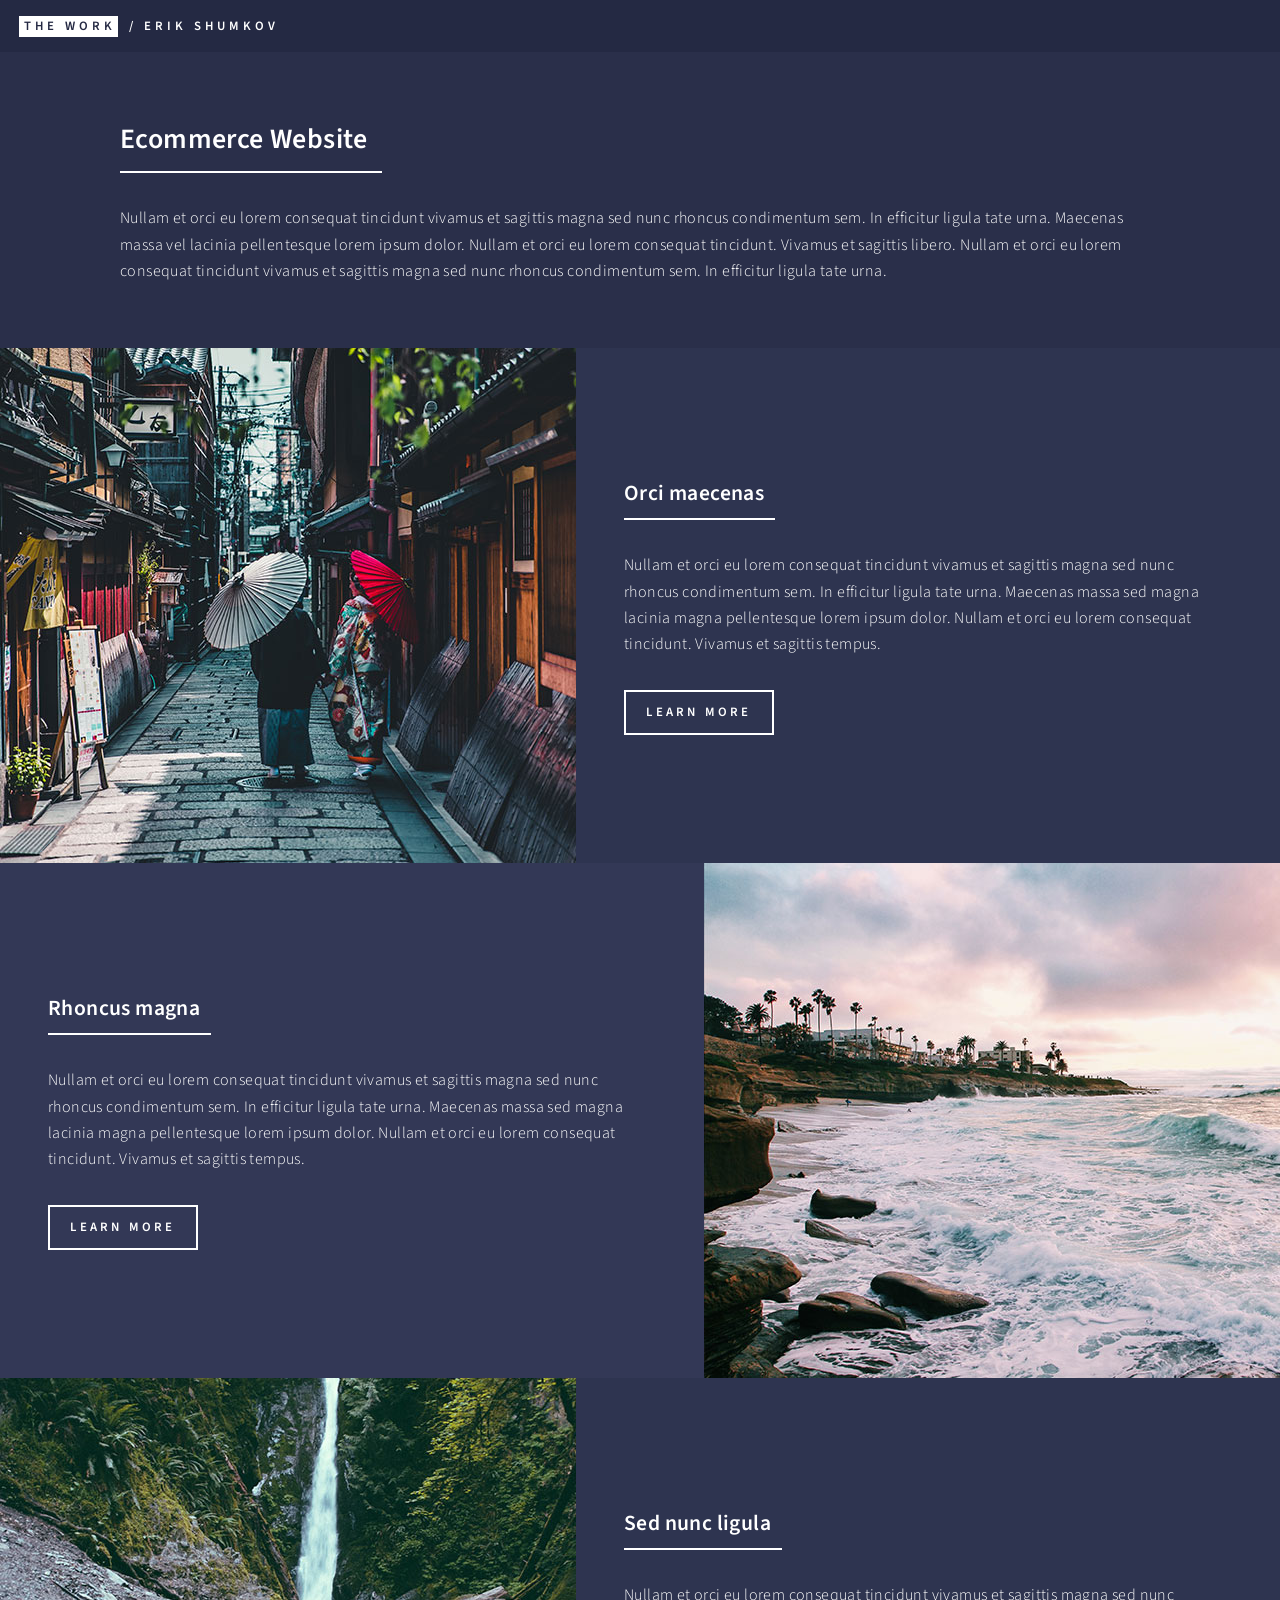
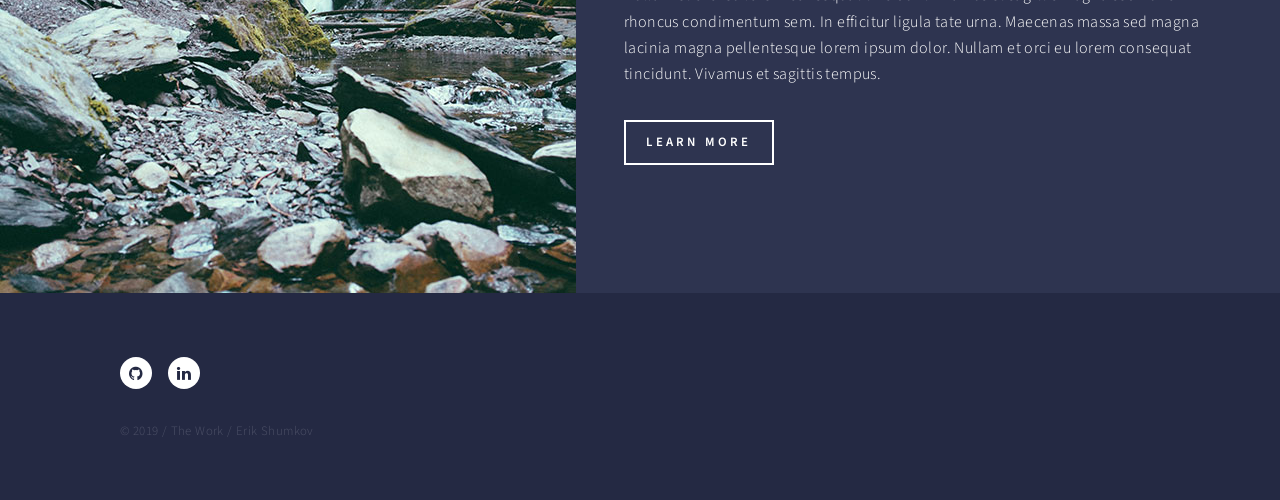
<file: landing/index.html>
<!DOCTYPE html><html><head><meta charSet="utf-8"/><meta http-equiv="x-ua-compatible" content="ie=edge"/><meta name="viewport" content="width=device-width, initial-scale=1, shrink-to-fit=no"/><style data-href="/styles.df2d38a775e3e20389d5.css">@import url(https://fonts.googleapis.com/css?family=Source+Sans+Pro:300,300italic,600,600italic);
/*!
 *  Font Awesome 4.7.0 by @davegandy - http://fontawesome.io - @fontawesome
 *  License - http://fontawesome.io/license (Font: SIL OFL 1.1, CSS: MIT License)
 */@font-face{font-family:FontAwesome;src:url(/static/fontawesome-webfont-674f50d287a8c48dc19ba404d20fe713.eot);src:url(/static/fontawesome-webfont-674f50d287a8c48dc19ba404d20fe713.eot?#iefix&v=4.7.0) format("embedded-opentype"),url(/static/fontawesome-webfont-af7ae505a9eed503f8b8e6982036873e.woff2) format("woff2"),url(/static/fontawesome-webfont-fee66e712a8a08eef5805a46892932ad.woff) format("woff"),url(/static/fontawesome-webfont-b06871f281fee6b241d60582ae9369b9.ttf) format("truetype"),url(/static/fontawesome-webfont-acf3dcb7ff752b5296ca23ba2c7c2606.svg#fontawesomeregular) format("svg");font-weight:400;font-style:normal}.fa{display:inline-block;font:normal normal normal 14px/1 FontAwesome;font-size:inherit;text-rendering:auto;-webkit-font-smoothing:antialiased;-moz-osx-font-smoothing:grayscale}.fa-lg{font-size:1.33333333em;line-height:.75em;vertical-align:-15%}.fa-2x{font-size:2em}.fa-3x{font-size:3em}.fa-4x{font-size:4em}.fa-5x{font-size:5em}.fa-fw{width:1.28571429em;text-align:center}.fa-ul{padding-left:0;margin-left:2.14285714em;list-style-type:none}.fa-ul>li{position:relative}.fa-li{position:absolute;left:-2.14285714em;width:2.14285714em;top:.14285714em;text-align:center}.fa-li.fa-lg{left:-1.85714286em}.fa-border{padding:.2em .25em .15em;border:.08em solid #eee;border-radius:.1em}.fa-pull-left{float:left}.fa-pull-right{float:right}.fa.fa-pull-left{margin-right:.3em}.fa.fa-pull-right{margin-left:.3em}.pull-right{float:right}.pull-left{float:left}.fa.pull-left{margin-right:.3em}.fa.pull-right{margin-left:.3em}.fa-spin{-webkit-animation:fa-spin 2s linear infinite;animation:fa-spin 2s linear infinite}.fa-pulse{-webkit-animation:fa-spin 1s steps(8) infinite;animation:fa-spin 1s steps(8) infinite}@-webkit-keyframes fa-spin{0%{-webkit-transform:rotate(0deg);transform:rotate(0deg)}to{-webkit-transform:rotate(359deg);transform:rotate(359deg)}}@keyframes fa-spin{0%{-webkit-transform:rotate(0deg);transform:rotate(0deg)}to{-webkit-transform:rotate(359deg);transform:rotate(359deg)}}.fa-rotate-90{-ms-filter:"progid:DXImageTransform.Microsoft.BasicImage(rotation=1)";-webkit-transform:rotate(90deg);transform:rotate(90deg)}.fa-rotate-180{-ms-filter:"progid:DXImageTransform.Microsoft.BasicImage(rotation=2)";-webkit-transform:rotate(180deg);transform:rotate(180deg)}.fa-rotate-270{-ms-filter:"progid:DXImageTransform.Microsoft.BasicImage(rotation=3)";-webkit-transform:rotate(270deg);transform:rotate(270deg)}.fa-flip-horizontal{-ms-filter:"progid:DXImageTransform.Microsoft.BasicImage(rotation=0, mirror=1)";-webkit-transform:scaleX(-1);transform:scaleX(-1)}.fa-flip-vertical{-ms-filter:"progid:DXImageTransform.Microsoft.BasicImage(rotation=2, mirror=1)";-webkit-transform:scaleY(-1);transform:scaleY(-1)}:root .fa-flip-horizontal,:root .fa-flip-vertical,:root .fa-rotate-90,:root .fa-rotate-180,:root .fa-rotate-270{-webkit-filter:none;filter:none}.fa-stack{position:relative;display:inline-block;width:2em;height:2em;line-height:2em;vertical-align:middle}.fa-stack-1x,.fa-stack-2x{position:absolute;left:0;width:100%;text-align:center}.fa-stack-1x{line-height:inherit}.fa-stack-2x{font-size:2em}.fa-inverse{color:#fff}.fa-glass:before{content:"\F000"}.fa-music:before{content:"\F001"}.fa-search:before{content:"\F002"}.fa-envelope-o:before{content:"\F003"}.fa-heart:before{content:"\F004"}.fa-star:before{content:"\F005"}.fa-star-o:before{content:"\F006"}.fa-user:before{content:"\F007"}.fa-film:before{content:"\F008"}.fa-th-large:before{content:"\F009"}.fa-th:before{content:"\F00A"}.fa-th-list:before{content:"\F00B"}.fa-check:before{content:"\F00C"}.fa-close:before,.fa-remove:before,.fa-times:before{content:"\F00D"}.fa-search-plus:before{content:"\F00E"}.fa-search-minus:before{content:"\F010"}.fa-power-off:before{content:"\F011"}.fa-signal:before{content:"\F012"}.fa-cog:before,.fa-gear:before{content:"\F013"}.fa-trash-o:before{content:"\F014"}.fa-home:before{content:"\F015"}.fa-file-o:before{content:"\F016"}.fa-clock-o:before{content:"\F017"}.fa-road:before{content:"\F018"}.fa-download:before{content:"\F019"}.fa-arrow-circle-o-down:before{content:"\F01A"}.fa-arrow-circle-o-up:before{content:"\F01B"}.fa-inbox:before{content:"\F01C"}.fa-play-circle-o:before{content:"\F01D"}.fa-repeat:before,.fa-rotate-right:before{content:"\F01E"}.fa-refresh:before{content:"\F021"}.fa-list-alt:before{content:"\F022"}.fa-lock:before{content:"\F023"}.fa-flag:before{content:"\F024"}.fa-headphones:before{content:"\F025"}.fa-volume-off:before{content:"\F026"}.fa-volume-down:before{content:"\F027"}.fa-volume-up:before{content:"\F028"}.fa-qrcode:before{content:"\F029"}.fa-barcode:before{content:"\F02A"}.fa-tag:before{content:"\F02B"}.fa-tags:before{content:"\F02C"}.fa-book:before{content:"\F02D"}.fa-bookmark:before{content:"\F02E"}.fa-print:before{content:"\F02F"}.fa-camera:before{content:"\F030"}.fa-font:before{content:"\F031"}.fa-bold:before{content:"\F032"}.fa-italic:before{content:"\F033"}.fa-text-height:before{content:"\F034"}.fa-text-width:before{content:"\F035"}.fa-align-left:before{content:"\F036"}.fa-align-center:before{content:"\F037"}.fa-align-right:before{content:"\F038"}.fa-align-justify:before{content:"\F039"}.fa-list:before{content:"\F03A"}.fa-dedent:before,.fa-outdent:before{content:"\F03B"}.fa-indent:before{content:"\F03C"}.fa-video-camera:before{content:"\F03D"}.fa-image:before,.fa-photo:before,.fa-picture-o:before{content:"\F03E"}.fa-pencil:before{content:"\F040"}.fa-map-marker:before{content:"\F041"}.fa-adjust:before{content:"\F042"}.fa-tint:before{content:"\F043"}.fa-edit:before,.fa-pencil-square-o:before{content:"\F044"}.fa-share-square-o:before{content:"\F045"}.fa-check-square-o:before{content:"\F046"}.fa-arrows:before{content:"\F047"}.fa-step-backward:before{content:"\F048"}.fa-fast-backward:before{content:"\F049"}.fa-backward:before{content:"\F04A"}.fa-play:before{content:"\F04B"}.fa-pause:before{content:"\F04C"}.fa-stop:before{content:"\F04D"}.fa-forward:before{content:"\F04E"}.fa-fast-forward:before{content:"\F050"}.fa-step-forward:before{content:"\F051"}.fa-eject:before{content:"\F052"}.fa-chevron-left:before{content:"\F053"}.fa-chevron-right:before{content:"\F054"}.fa-plus-circle:before{content:"\F055"}.fa-minus-circle:before{content:"\F056"}.fa-times-circle:before{content:"\F057"}.fa-check-circle:before{content:"\F058"}.fa-question-circle:before{content:"\F059"}.fa-info-circle:before{content:"\F05A"}.fa-crosshairs:before{content:"\F05B"}.fa-times-circle-o:before{content:"\F05C"}.fa-check-circle-o:before{content:"\F05D"}.fa-ban:before{content:"\F05E"}.fa-arrow-left:before{content:"\F060"}.fa-arrow-right:before{content:"\F061"}.fa-arrow-up:before{content:"\F062"}.fa-arrow-down:before{content:"\F063"}.fa-mail-forward:before,.fa-share:before{content:"\F064"}.fa-expand:before{content:"\F065"}.fa-compress:before{content:"\F066"}.fa-plus:before{content:"\F067"}.fa-minus:before{content:"\F068"}.fa-asterisk:before{content:"\F069"}.fa-exclamation-circle:before{content:"\F06A"}.fa-gift:before{content:"\F06B"}.fa-leaf:before{content:"\F06C"}.fa-fire:before{content:"\F06D"}.fa-eye:before{content:"\F06E"}.fa-eye-slash:before{content:"\F070"}.fa-exclamation-triangle:before,.fa-warning:before{content:"\F071"}.fa-plane:before{content:"\F072"}.fa-calendar:before{content:"\F073"}.fa-random:before{content:"\F074"}.fa-comment:before{content:"\F075"}.fa-magnet:before{content:"\F076"}.fa-chevron-up:before{content:"\F077"}.fa-chevron-down:before{content:"\F078"}.fa-retweet:before{content:"\F079"}.fa-shopping-cart:before{content:"\F07A"}.fa-folder:before{content:"\F07B"}.fa-folder-open:before{content:"\F07C"}.fa-arrows-v:before{content:"\F07D"}.fa-arrows-h:before{content:"\F07E"}.fa-bar-chart-o:before,.fa-bar-chart:before{content:"\F080"}.fa-twitter-square:before{content:"\F081"}.fa-facebook-square:before{content:"\F082"}.fa-camera-retro:before{content:"\F083"}.fa-key:before{content:"\F084"}.fa-cogs:before,.fa-gears:before{content:"\F085"}.fa-comments:before{content:"\F086"}.fa-thumbs-o-up:before{content:"\F087"}.fa-thumbs-o-down:before{content:"\F088"}.fa-star-half:before{content:"\F089"}.fa-heart-o:before{content:"\F08A"}.fa-sign-out:before{content:"\F08B"}.fa-linkedin-square:before{content:"\F08C"}.fa-thumb-tack:before{content:"\F08D"}.fa-external-link:before{content:"\F08E"}.fa-sign-in:before{content:"\F090"}.fa-trophy:before{content:"\F091"}.fa-github-square:before{content:"\F092"}.fa-upload:before{content:"\F093"}.fa-lemon-o:before{content:"\F094"}.fa-phone:before{content:"\F095"}.fa-square-o:before{content:"\F096"}.fa-bookmark-o:before{content:"\F097"}.fa-phone-square:before{content:"\F098"}.fa-twitter:before{content:"\F099"}.fa-facebook-f:before,.fa-facebook:before{content:"\F09A"}.fa-github:before{content:"\F09B"}.fa-unlock:before{content:"\F09C"}.fa-credit-card:before{content:"\F09D"}.fa-feed:before,.fa-rss:before{content:"\F09E"}.fa-hdd-o:before{content:"\F0A0"}.fa-bullhorn:before{content:"\F0A1"}.fa-bell:before{content:"\F0F3"}.fa-certificate:before{content:"\F0A3"}.fa-hand-o-right:before{content:"\F0A4"}.fa-hand-o-left:before{content:"\F0A5"}.fa-hand-o-up:before{content:"\F0A6"}.fa-hand-o-down:before{content:"\F0A7"}.fa-arrow-circle-left:before{content:"\F0A8"}.fa-arrow-circle-right:before{content:"\F0A9"}.fa-arrow-circle-up:before{content:"\F0AA"}.fa-arrow-circle-down:before{content:"\F0AB"}.fa-globe:before{content:"\F0AC"}.fa-wrench:before{content:"\F0AD"}.fa-tasks:before{content:"\F0AE"}.fa-filter:before{content:"\F0B0"}.fa-briefcase:before{content:"\F0B1"}.fa-arrows-alt:before{content:"\F0B2"}.fa-group:before,.fa-users:before{content:"\F0C0"}.fa-chain:before,.fa-link:before{content:"\F0C1"}.fa-cloud:before{content:"\F0C2"}.fa-flask:before{content:"\F0C3"}.fa-cut:before,.fa-scissors:before{content:"\F0C4"}.fa-copy:before,.fa-files-o:before{content:"\F0C5"}.fa-paperclip:before{content:"\F0C6"}.fa-floppy-o:before,.fa-save:before{content:"\F0C7"}.fa-square:before{content:"\F0C8"}.fa-bars:before,.fa-navicon:before,.fa-reorder:before{content:"\F0C9"}.fa-list-ul:before{content:"\F0CA"}.fa-list-ol:before{content:"\F0CB"}.fa-strikethrough:before{content:"\F0CC"}.fa-underline:before{content:"\F0CD"}.fa-table:before{content:"\F0CE"}.fa-magic:before{content:"\F0D0"}.fa-truck:before{content:"\F0D1"}.fa-pinterest:before{content:"\F0D2"}.fa-pinterest-square:before{content:"\F0D3"}.fa-google-plus-square:before{content:"\F0D4"}.fa-google-plus:before{content:"\F0D5"}.fa-money:before{content:"\F0D6"}.fa-caret-down:before{content:"\F0D7"}.fa-caret-up:before{content:"\F0D8"}.fa-caret-left:before{content:"\F0D9"}.fa-caret-right:before{content:"\F0DA"}.fa-columns:before{content:"\F0DB"}.fa-sort:before,.fa-unsorted:before{content:"\F0DC"}.fa-sort-desc:before,.fa-sort-down:before{content:"\F0DD"}.fa-sort-asc:before,.fa-sort-up:before{content:"\F0DE"}.fa-envelope:before{content:"\F0E0"}.fa-linkedin:before{content:"\F0E1"}.fa-rotate-left:before,.fa-undo:before{content:"\F0E2"}.fa-gavel:before,.fa-legal:before{content:"\F0E3"}.fa-dashboard:before,.fa-tachometer:before{content:"\F0E4"}.fa-comment-o:before{content:"\F0E5"}.fa-comments-o:before{content:"\F0E6"}.fa-bolt:before,.fa-flash:before{content:"\F0E7"}.fa-sitemap:before{content:"\F0E8"}.fa-umbrella:before{content:"\F0E9"}.fa-clipboard:before,.fa-paste:before{content:"\F0EA"}.fa-lightbulb-o:before{content:"\F0EB"}.fa-exchange:before{content:"\F0EC"}.fa-cloud-download:before{content:"\F0ED"}.fa-cloud-upload:before{content:"\F0EE"}.fa-user-md:before{content:"\F0F0"}.fa-stethoscope:before{content:"\F0F1"}.fa-suitcase:before{content:"\F0F2"}.fa-bell-o:before{content:"\F0A2"}.fa-coffee:before{content:"\F0F4"}.fa-cutlery:before{content:"\F0F5"}.fa-file-text-o:before{content:"\F0F6"}.fa-building-o:before{content:"\F0F7"}.fa-hospital-o:before{content:"\F0F8"}.fa-ambulance:before{content:"\F0F9"}.fa-medkit:before{content:"\F0FA"}.fa-fighter-jet:before{content:"\F0FB"}.fa-beer:before{content:"\F0FC"}.fa-h-square:before{content:"\F0FD"}.fa-plus-square:before{content:"\F0FE"}.fa-angle-double-left:before{content:"\F100"}.fa-angle-double-right:before{content:"\F101"}.fa-angle-double-up:before{content:"\F102"}.fa-angle-double-down:before{content:"\F103"}.fa-angle-left:before{content:"\F104"}.fa-angle-right:before{content:"\F105"}.fa-angle-up:before{content:"\F106"}.fa-angle-down:before{content:"\F107"}.fa-desktop:before{content:"\F108"}.fa-laptop:before{content:"\F109"}.fa-tablet:before{content:"\F10A"}.fa-mobile-phone:before,.fa-mobile:before{content:"\F10B"}.fa-circle-o:before{content:"\F10C"}.fa-quote-left:before{content:"\F10D"}.fa-quote-right:before{content:"\F10E"}.fa-spinner:before{content:"\F110"}.fa-circle:before{content:"\F111"}.fa-mail-reply:before,.fa-reply:before{content:"\F112"}.fa-github-alt:before{content:"\F113"}.fa-folder-o:before{content:"\F114"}.fa-folder-open-o:before{content:"\F115"}.fa-smile-o:before{content:"\F118"}.fa-frown-o:before{content:"\F119"}.fa-meh-o:before{content:"\F11A"}.fa-gamepad:before{content:"\F11B"}.fa-keyboard-o:before{content:"\F11C"}.fa-flag-o:before{content:"\F11D"}.fa-flag-checkered:before{content:"\F11E"}.fa-terminal:before{content:"\F120"}.fa-code:before{content:"\F121"}.fa-mail-reply-all:before,.fa-reply-all:before{content:"\F122"}.fa-star-half-empty:before,.fa-star-half-full:before,.fa-star-half-o:before{content:"\F123"}.fa-location-arrow:before{content:"\F124"}.fa-crop:before{content:"\F125"}.fa-code-fork:before{content:"\F126"}.fa-chain-broken:before,.fa-unlink:before{content:"\F127"}.fa-question:before{content:"\F128"}.fa-info:before{content:"\F129"}.fa-exclamation:before{content:"\F12A"}.fa-superscript:before{content:"\F12B"}.fa-subscript:before{content:"\F12C"}.fa-eraser:before{content:"\F12D"}.fa-puzzle-piece:before{content:"\F12E"}.fa-microphone:before{content:"\F130"}.fa-microphone-slash:before{content:"\F131"}.fa-shield:before{content:"\F132"}.fa-calendar-o:before{content:"\F133"}.fa-fire-extinguisher:before{content:"\F134"}.fa-rocket:before{content:"\F135"}.fa-maxcdn:before{content:"\F136"}.fa-chevron-circle-left:before{content:"\F137"}.fa-chevron-circle-right:before{content:"\F138"}.fa-chevron-circle-up:before{content:"\F139"}.fa-chevron-circle-down:before{content:"\F13A"}.fa-html5:before{content:"\F13B"}.fa-css3:before{content:"\F13C"}.fa-anchor:before{content:"\F13D"}.fa-unlock-alt:before{content:"\F13E"}.fa-bullseye:before{content:"\F140"}.fa-ellipsis-h:before{content:"\F141"}.fa-ellipsis-v:before{content:"\F142"}.fa-rss-square:before{content:"\F143"}.fa-play-circle:before{content:"\F144"}.fa-ticket:before{content:"\F145"}.fa-minus-square:before{content:"\F146"}.fa-minus-square-o:before{content:"\F147"}.fa-level-up:before{content:"\F148"}.fa-level-down:before{content:"\F149"}.fa-check-square:before{content:"\F14A"}.fa-pencil-square:before{content:"\F14B"}.fa-external-link-square:before{content:"\F14C"}.fa-share-square:before{content:"\F14D"}.fa-compass:before{content:"\F14E"}.fa-caret-square-o-down:before,.fa-toggle-down:before{content:"\F150"}.fa-caret-square-o-up:before,.fa-toggle-up:before{content:"\F151"}.fa-caret-square-o-right:before,.fa-toggle-right:before{content:"\F152"}.fa-eur:before,.fa-euro:before{content:"\F153"}.fa-gbp:before{content:"\F154"}.fa-dollar:before,.fa-usd:before{content:"\F155"}.fa-inr:before,.fa-rupee:before{content:"\F156"}.fa-cny:before,.fa-jpy:before,.fa-rmb:before,.fa-yen:before{content:"\F157"}.fa-rouble:before,.fa-rub:before,.fa-ruble:before{content:"\F158"}.fa-krw:before,.fa-won:before{content:"\F159"}.fa-bitcoin:before,.fa-btc:before{content:"\F15A"}.fa-file:before{content:"\F15B"}.fa-file-text:before{content:"\F15C"}.fa-sort-alpha-asc:before{content:"\F15D"}.fa-sort-alpha-desc:before{content:"\F15E"}.fa-sort-amount-asc:before{content:"\F160"}.fa-sort-amount-desc:before{content:"\F161"}.fa-sort-numeric-asc:before{content:"\F162"}.fa-sort-numeric-desc:before{content:"\F163"}.fa-thumbs-up:before{content:"\F164"}.fa-thumbs-down:before{content:"\F165"}.fa-youtube-square:before{content:"\F166"}.fa-youtube:before{content:"\F167"}.fa-xing:before{content:"\F168"}.fa-xing-square:before{content:"\F169"}.fa-youtube-play:before{content:"\F16A"}.fa-dropbox:before{content:"\F16B"}.fa-stack-overflow:before{content:"\F16C"}.fa-instagram:before{content:"\F16D"}.fa-flickr:before{content:"\F16E"}.fa-adn:before{content:"\F170"}.fa-bitbucket:before{content:"\F171"}.fa-bitbucket-square:before{content:"\F172"}.fa-tumblr:before{content:"\F173"}.fa-tumblr-square:before{content:"\F174"}.fa-long-arrow-down:before{content:"\F175"}.fa-long-arrow-up:before{content:"\F176"}.fa-long-arrow-left:before{content:"\F177"}.fa-long-arrow-right:before{content:"\F178"}.fa-apple:before{content:"\F179"}.fa-windows:before{content:"\F17A"}.fa-android:before{content:"\F17B"}.fa-linux:before{content:"\F17C"}.fa-dribbble:before{content:"\F17D"}.fa-skype:before{content:"\F17E"}.fa-foursquare:before{content:"\F180"}.fa-trello:before{content:"\F181"}.fa-female:before{content:"\F182"}.fa-male:before{content:"\F183"}.fa-gittip:before,.fa-gratipay:before{content:"\F184"}.fa-sun-o:before{content:"\F185"}.fa-moon-o:before{content:"\F186"}.fa-archive:before{content:"\F187"}.fa-bug:before{content:"\F188"}.fa-vk:before{content:"\F189"}.fa-weibo:before{content:"\F18A"}.fa-renren:before{content:"\F18B"}.fa-pagelines:before{content:"\F18C"}.fa-stack-exchange:before{content:"\F18D"}.fa-arrow-circle-o-right:before{content:"\F18E"}.fa-arrow-circle-o-left:before{content:"\F190"}.fa-caret-square-o-left:before,.fa-toggle-left:before{content:"\F191"}.fa-dot-circle-o:before{content:"\F192"}.fa-wheelchair:before{content:"\F193"}.fa-vimeo-square:before{content:"\F194"}.fa-try:before,.fa-turkish-lira:before{content:"\F195"}.fa-plus-square-o:before{content:"\F196"}.fa-space-shuttle:before{content:"\F197"}.fa-slack:before{content:"\F198"}.fa-envelope-square:before{content:"\F199"}.fa-wordpress:before{content:"\F19A"}.fa-openid:before{content:"\F19B"}.fa-bank:before,.fa-institution:before,.fa-university:before{content:"\F19C"}.fa-graduation-cap:before,.fa-mortar-board:before{content:"\F19D"}.fa-yahoo:before{content:"\F19E"}.fa-google:before{content:"\F1A0"}.fa-reddit:before{content:"\F1A1"}.fa-reddit-square:before{content:"\F1A2"}.fa-stumbleupon-circle:before{content:"\F1A3"}.fa-stumbleupon:before{content:"\F1A4"}.fa-delicious:before{content:"\F1A5"}.fa-digg:before{content:"\F1A6"}.fa-pied-piper-pp:before{content:"\F1A7"}.fa-pied-piper-alt:before{content:"\F1A8"}.fa-drupal:before{content:"\F1A9"}.fa-joomla:before{content:"\F1AA"}.fa-language:before{content:"\F1AB"}.fa-fax:before{content:"\F1AC"}.fa-building:before{content:"\F1AD"}.fa-child:before{content:"\F1AE"}.fa-paw:before{content:"\F1B0"}.fa-spoon:before{content:"\F1B1"}.fa-cube:before{content:"\F1B2"}.fa-cubes:before{content:"\F1B3"}.fa-behance:before{content:"\F1B4"}.fa-behance-square:before{content:"\F1B5"}.fa-steam:before{content:"\F1B6"}.fa-steam-square:before{content:"\F1B7"}.fa-recycle:before{content:"\F1B8"}.fa-automobile:before,.fa-car:before{content:"\F1B9"}.fa-cab:before,.fa-taxi:before{content:"\F1BA"}.fa-tree:before{content:"\F1BB"}.fa-spotify:before{content:"\F1BC"}.fa-deviantart:before{content:"\F1BD"}.fa-soundcloud:before{content:"\F1BE"}.fa-database:before{content:"\F1C0"}.fa-file-pdf-o:before{content:"\F1C1"}.fa-file-word-o:before{content:"\F1C2"}.fa-file-excel-o:before{content:"\F1C3"}.fa-file-powerpoint-o:before{content:"\F1C4"}.fa-file-image-o:before,.fa-file-photo-o:before,.fa-file-picture-o:before{content:"\F1C5"}.fa-file-archive-o:before,.fa-file-zip-o:before{content:"\F1C6"}.fa-file-audio-o:before,.fa-file-sound-o:before{content:"\F1C7"}.fa-file-movie-o:before,.fa-file-video-o:before{content:"\F1C8"}.fa-file-code-o:before{content:"\F1C9"}.fa-vine:before{content:"\F1CA"}.fa-codepen:before{content:"\F1CB"}.fa-jsfiddle:before{content:"\F1CC"}.fa-life-bouy:before,.fa-life-buoy:before,.fa-life-ring:before,.fa-life-saver:before,.fa-support:before{content:"\F1CD"}.fa-circle-o-notch:before{content:"\F1CE"}.fa-ra:before,.fa-rebel:before,.fa-resistance:before{content:"\F1D0"}.fa-empire:before,.fa-ge:before{content:"\F1D1"}.fa-git-square:before{content:"\F1D2"}.fa-git:before{content:"\F1D3"}.fa-hacker-news:before,.fa-y-combinator-square:before,.fa-yc-square:before{content:"\F1D4"}.fa-tencent-weibo:before{content:"\F1D5"}.fa-qq:before{content:"\F1D6"}.fa-wechat:before,.fa-weixin:before{content:"\F1D7"}.fa-paper-plane:before,.fa-send:before{content:"\F1D8"}.fa-paper-plane-o:before,.fa-send-o:before{content:"\F1D9"}.fa-history:before{content:"\F1DA"}.fa-circle-thin:before{content:"\F1DB"}.fa-header:before{content:"\F1DC"}.fa-paragraph:before{content:"\F1DD"}.fa-sliders:before{content:"\F1DE"}.fa-share-alt:before{content:"\F1E0"}.fa-share-alt-square:before{content:"\F1E1"}.fa-bomb:before{content:"\F1E2"}.fa-futbol-o:before,.fa-soccer-ball-o:before{content:"\F1E3"}.fa-tty:before{content:"\F1E4"}.fa-binoculars:before{content:"\F1E5"}.fa-plug:before{content:"\F1E6"}.fa-slideshare:before{content:"\F1E7"}.fa-twitch:before{content:"\F1E8"}.fa-yelp:before{content:"\F1E9"}.fa-newspaper-o:before{content:"\F1EA"}.fa-wifi:before{content:"\F1EB"}.fa-calculator:before{content:"\F1EC"}.fa-paypal:before{content:"\F1ED"}.fa-google-wallet:before{content:"\F1EE"}.fa-cc-visa:before{content:"\F1F0"}.fa-cc-mastercard:before{content:"\F1F1"}.fa-cc-discover:before{content:"\F1F2"}.fa-cc-amex:before{content:"\F1F3"}.fa-cc-paypal:before{content:"\F1F4"}.fa-cc-stripe:before{content:"\F1F5"}.fa-bell-slash:before{content:"\F1F6"}.fa-bell-slash-o:before{content:"\F1F7"}.fa-trash:before{content:"\F1F8"}.fa-copyright:before{content:"\F1F9"}.fa-at:before{content:"\F1FA"}.fa-eyedropper:before{content:"\F1FB"}.fa-paint-brush:before{content:"\F1FC"}.fa-birthday-cake:before{content:"\F1FD"}.fa-area-chart:before{content:"\F1FE"}.fa-pie-chart:before{content:"\F200"}.fa-line-chart:before{content:"\F201"}.fa-lastfm:before{content:"\F202"}.fa-lastfm-square:before{content:"\F203"}.fa-toggle-off:before{content:"\F204"}.fa-toggle-on:before{content:"\F205"}.fa-bicycle:before{content:"\F206"}.fa-bus:before{content:"\F207"}.fa-ioxhost:before{content:"\F208"}.fa-angellist:before{content:"\F209"}.fa-cc:before{content:"\F20A"}.fa-ils:before,.fa-shekel:before,.fa-sheqel:before{content:"\F20B"}.fa-meanpath:before{content:"\F20C"}.fa-buysellads:before{content:"\F20D"}.fa-connectdevelop:before{content:"\F20E"}.fa-dashcube:before{content:"\F210"}.fa-forumbee:before{content:"\F211"}.fa-leanpub:before{content:"\F212"}.fa-sellsy:before{content:"\F213"}.fa-shirtsinbulk:before{content:"\F214"}.fa-simplybuilt:before{content:"\F215"}.fa-skyatlas:before{content:"\F216"}.fa-cart-plus:before{content:"\F217"}.fa-cart-arrow-down:before{content:"\F218"}.fa-diamond:before{content:"\F219"}.fa-ship:before{content:"\F21A"}.fa-user-secret:before{content:"\F21B"}.fa-motorcycle:before{content:"\F21C"}.fa-street-view:before{content:"\F21D"}.fa-heartbeat:before{content:"\F21E"}.fa-venus:before{content:"\F221"}.fa-mars:before{content:"\F222"}.fa-mercury:before{content:"\F223"}.fa-intersex:before,.fa-transgender:before{content:"\F224"}.fa-transgender-alt:before{content:"\F225"}.fa-venus-double:before{content:"\F226"}.fa-mars-double:before{content:"\F227"}.fa-venus-mars:before{content:"\F228"}.fa-mars-stroke:before{content:"\F229"}.fa-mars-stroke-v:before{content:"\F22A"}.fa-mars-stroke-h:before{content:"\F22B"}.fa-neuter:before{content:"\F22C"}.fa-genderless:before{content:"\F22D"}.fa-facebook-official:before{content:"\F230"}.fa-pinterest-p:before{content:"\F231"}.fa-whatsapp:before{content:"\F232"}.fa-server:before{content:"\F233"}.fa-user-plus:before{content:"\F234"}.fa-user-times:before{content:"\F235"}.fa-bed:before,.fa-hotel:before{content:"\F236"}.fa-viacoin:before{content:"\F237"}.fa-train:before{content:"\F238"}.fa-subway:before{content:"\F239"}.fa-medium:before{content:"\F23A"}.fa-y-combinator:before,.fa-yc:before{content:"\F23B"}.fa-optin-monster:before{content:"\F23C"}.fa-opencart:before{content:"\F23D"}.fa-expeditedssl:before{content:"\F23E"}.fa-battery-4:before,.fa-battery-full:before,.fa-battery:before{content:"\F240"}.fa-battery-3:before,.fa-battery-three-quarters:before{content:"\F241"}.fa-battery-2:before,.fa-battery-half:before{content:"\F242"}.fa-battery-1:before,.fa-battery-quarter:before{content:"\F243"}.fa-battery-0:before,.fa-battery-empty:before{content:"\F244"}.fa-mouse-pointer:before{content:"\F245"}.fa-i-cursor:before{content:"\F246"}.fa-object-group:before{content:"\F247"}.fa-object-ungroup:before{content:"\F248"}.fa-sticky-note:before{content:"\F249"}.fa-sticky-note-o:before{content:"\F24A"}.fa-cc-jcb:before{content:"\F24B"}.fa-cc-diners-club:before{content:"\F24C"}.fa-clone:before{content:"\F24D"}.fa-balance-scale:before{content:"\F24E"}.fa-hourglass-o:before{content:"\F250"}.fa-hourglass-1:before,.fa-hourglass-start:before{content:"\F251"}.fa-hourglass-2:before,.fa-hourglass-half:before{content:"\F252"}.fa-hourglass-3:before,.fa-hourglass-end:before{content:"\F253"}.fa-hourglass:before{content:"\F254"}.fa-hand-grab-o:before,.fa-hand-rock-o:before{content:"\F255"}.fa-hand-paper-o:before,.fa-hand-stop-o:before{content:"\F256"}.fa-hand-scissors-o:before{content:"\F257"}.fa-hand-lizard-o:before{content:"\F258"}.fa-hand-spock-o:before{content:"\F259"}.fa-hand-pointer-o:before{content:"\F25A"}.fa-hand-peace-o:before{content:"\F25B"}.fa-trademark:before{content:"\F25C"}.fa-registered:before{content:"\F25D"}.fa-creative-commons:before{content:"\F25E"}.fa-gg:before{content:"\F260"}.fa-gg-circle:before{content:"\F261"}.fa-tripadvisor:before{content:"\F262"}.fa-odnoklassniki:before{content:"\F263"}.fa-odnoklassniki-square:before{content:"\F264"}.fa-get-pocket:before{content:"\F265"}.fa-wikipedia-w:before{content:"\F266"}.fa-safari:before{content:"\F267"}.fa-chrome:before{content:"\F268"}.fa-firefox:before{content:"\F269"}.fa-opera:before{content:"\F26A"}.fa-internet-explorer:before{content:"\F26B"}.fa-television:before,.fa-tv:before{content:"\F26C"}.fa-contao:before{content:"\F26D"}.fa-500px:before{content:"\F26E"}.fa-amazon:before{content:"\F270"}.fa-calendar-plus-o:before{content:"\F271"}.fa-calendar-minus-o:before{content:"\F272"}.fa-calendar-times-o:before{content:"\F273"}.fa-calendar-check-o:before{content:"\F274"}.fa-industry:before{content:"\F275"}.fa-map-pin:before{content:"\F276"}.fa-map-signs:before{content:"\F277"}.fa-map-o:before{content:"\F278"}.fa-map:before{content:"\F279"}.fa-commenting:before{content:"\F27A"}.fa-commenting-o:before{content:"\F27B"}.fa-houzz:before{content:"\F27C"}.fa-vimeo:before{content:"\F27D"}.fa-black-tie:before{content:"\F27E"}.fa-fonticons:before{content:"\F280"}.fa-reddit-alien:before{content:"\F281"}.fa-edge:before{content:"\F282"}.fa-credit-card-alt:before{content:"\F283"}.fa-codiepie:before{content:"\F284"}.fa-modx:before{content:"\F285"}.fa-fort-awesome:before{content:"\F286"}.fa-usb:before{content:"\F287"}.fa-product-hunt:before{content:"\F288"}.fa-mixcloud:before{content:"\F289"}.fa-scribd:before{content:"\F28A"}.fa-pause-circle:before{content:"\F28B"}.fa-pause-circle-o:before{content:"\F28C"}.fa-stop-circle:before{content:"\F28D"}.fa-stop-circle-o:before{content:"\F28E"}.fa-shopping-bag:before{content:"\F290"}.fa-shopping-basket:before{content:"\F291"}.fa-hashtag:before{content:"\F292"}.fa-bluetooth:before{content:"\F293"}.fa-bluetooth-b:before{content:"\F294"}.fa-percent:before{content:"\F295"}.fa-gitlab:before{content:"\F296"}.fa-wpbeginner:before{content:"\F297"}.fa-wpforms:before{content:"\F298"}.fa-envira:before{content:"\F299"}.fa-universal-access:before{content:"\F29A"}.fa-wheelchair-alt:before{content:"\F29B"}.fa-question-circle-o:before{content:"\F29C"}.fa-blind:before{content:"\F29D"}.fa-audio-description:before{content:"\F29E"}.fa-volume-control-phone:before{content:"\F2A0"}.fa-braille:before{content:"\F2A1"}.fa-assistive-listening-systems:before{content:"\F2A2"}.fa-american-sign-language-interpreting:before,.fa-asl-interpreting:before{content:"\F2A3"}.fa-deaf:before,.fa-deafness:before,.fa-hard-of-hearing:before{content:"\F2A4"}.fa-glide:before{content:"\F2A5"}.fa-glide-g:before{content:"\F2A6"}.fa-sign-language:before,.fa-signing:before{content:"\F2A7"}.fa-low-vision:before{content:"\F2A8"}.fa-viadeo:before{content:"\F2A9"}.fa-viadeo-square:before{content:"\F2AA"}.fa-snapchat:before{content:"\F2AB"}.fa-snapchat-ghost:before{content:"\F2AC"}.fa-snapchat-square:before{content:"\F2AD"}.fa-pied-piper:before{content:"\F2AE"}.fa-first-order:before{content:"\F2B0"}.fa-yoast:before{content:"\F2B1"}.fa-themeisle:before{content:"\F2B2"}.fa-google-plus-circle:before,.fa-google-plus-official:before{content:"\F2B3"}.fa-fa:before,.fa-font-awesome:before{content:"\F2B4"}.fa-handshake-o:before{content:"\F2B5"}.fa-envelope-open:before{content:"\F2B6"}.fa-envelope-open-o:before{content:"\F2B7"}.fa-linode:before{content:"\F2B8"}.fa-address-book:before{content:"\F2B9"}.fa-address-book-o:before{content:"\F2BA"}.fa-address-card:before,.fa-vcard:before{content:"\F2BB"}.fa-address-card-o:before,.fa-vcard-o:before{content:"\F2BC"}.fa-user-circle:before{content:"\F2BD"}.fa-user-circle-o:before{content:"\F2BE"}.fa-user-o:before{content:"\F2C0"}.fa-id-badge:before{content:"\F2C1"}.fa-drivers-license:before,.fa-id-card:before{content:"\F2C2"}.fa-drivers-license-o:before,.fa-id-card-o:before{content:"\F2C3"}.fa-quora:before{content:"\F2C4"}.fa-free-code-camp:before{content:"\F2C5"}.fa-telegram:before{content:"\F2C6"}.fa-thermometer-4:before,.fa-thermometer-full:before,.fa-thermometer:before{content:"\F2C7"}.fa-thermometer-3:before,.fa-thermometer-three-quarters:before{content:"\F2C8"}.fa-thermometer-2:before,.fa-thermometer-half:before{content:"\F2C9"}.fa-thermometer-1:before,.fa-thermometer-quarter:before{content:"\F2CA"}.fa-thermometer-0:before,.fa-thermometer-empty:before{content:"\F2CB"}.fa-shower:before{content:"\F2CC"}.fa-bath:before,.fa-bathtub:before,.fa-s15:before{content:"\F2CD"}.fa-podcast:before{content:"\F2CE"}.fa-window-maximize:before{content:"\F2D0"}.fa-window-minimize:before{content:"\F2D1"}.fa-window-restore:before{content:"\F2D2"}.fa-times-rectangle:before,.fa-window-close:before{content:"\F2D3"}.fa-times-rectangle-o:before,.fa-window-close-o:before{content:"\F2D4"}.fa-bandcamp:before{content:"\F2D5"}.fa-grav:before{content:"\F2D6"}.fa-etsy:before{content:"\F2D7"}.fa-imdb:before{content:"\F2D8"}.fa-ravelry:before{content:"\F2D9"}.fa-eercast:before{content:"\F2DA"}.fa-microchip:before{content:"\F2DB"}.fa-snowflake-o:before{content:"\F2DC"}.fa-superpowers:before{content:"\F2DD"}.fa-wpexplorer:before{content:"\F2DE"}.fa-meetup:before{content:"\F2E0"}.sr-only{position:absolute;width:1px;height:1px;padding:0;margin:-1px;overflow:hidden;clip:rect(0,0,0,0);border:0}.sr-only-focusable:active,.sr-only-focusable:focus{position:static;width:auto;height:auto;margin:0;overflow:visible;clip:auto}.mb-5{margin-bottom:2em}@media screen and (min-width:981px){.grid-wrapper{display:grid;grid-gap:0 2.25em;grid-template-columns:repeat(12,1fr);margin:0 auto;width:100%}.col-1{grid-column:span 1}.col-2{grid-column:span 2}.col-3{grid-column:span 3}.col-4{grid-column:span 4}.col-5{grid-column:span 5}.col-6{grid-column:span 6}.col-7{grid-column:span 7}.col-8{grid-column:span 8}.col-9{grid-column:span 9}.col-10{grid-column:span 10}.col-11{grid-column:span 11}.col-12{grid-column:span 12}}a,abbr,acronym,address,applet,article,aside,audio,b,big,blockquote,body,canvas,caption,center,cite,code,dd,del,details,dfn,div,dl,dt,em,embed,fieldset,figcaption,figure,footer,form,h1,h2,h3,h4,h5,h6,header,hgroup,html,i,iframe,img,ins,kbd,label,legend,li,mark,menu,nav,object,ol,output,p,pre,q,ruby,s,samp,section,small,span,strike,strong,sub,summary,sup,table,tbody,td,tfoot,th,thead,time,tr,tt,u,ul,var,video{margin:0;padding:0;border:0;font-size:100%;font:inherit;vertical-align:baseline}article,aside,details,figcaption,figure,footer,header,hgroup,menu,nav,section{display:block}body{line-height:1}ol,ul{list-style:none}blockquote,q{quotes:none}blockquote:after,blockquote:before,q:after,q:before{content:"";content:none}table{border-collapse:collapse;border-spacing:0}body{-webkit-text-size-adjust:none}*,:after,:before{box-sizing:border-box}@-ms-viewport{width:device-width}body{-ms-overflow-style:scrollbar}@media screen and (max-width:480px){body,html{min-width:320px}}body{background:#242943}body.is-loading *,body.is-loading :after,body.is-loading :before{-webkit-animation:none!important;animation:none!important;-webkit-transition:none!important;transition:none!important}body,input,select,textarea{color:#fff;font-family:Source Sans Pro,Helvetica,sans-serif;font-size:17pt;font-weight:300;letter-spacing:.025em;line-height:1.65}@media screen and (max-width:1680px){body,input,select,textarea{font-size:14pt}}@media screen and (max-width:1280px){body,input,select,textarea{font-size:12pt}}@media screen and (max-width:360px){body,input,select,textarea{font-size:11pt}}a{-webkit-transition:color .2s ease-in-out,border-bottom-color .2s ease-in-out;transition:color .2s ease-in-out,border-bottom-color .2s ease-in-out;border-bottom:1px dotted;color:inherit;text-decoration:none}a:hover{border-bottom-color:transparent;color:#9bf1ff!important}a:active{color:#53e3fb!important}b,strong{color:#fff;font-weight:600}em,i{font-style:italic}p{margin:0 0 2em}h1,h2,h3,h4,h5,h6{color:#fff;font-weight:600;line-height:1.65;margin:0 0 1em}h1 a,h2 a,h3 a,h4 a,h5 a,h6 a{color:inherit;border-bottom:0}h1{font-size:2.5em}h2{font-size:1.75em}h3{font-size:1.35em}h4{font-size:1.1em}h5{font-size:.9em}h6{font-size:.7em}@media screen and (max-width:736px){h1{font-size:2em}h2{font-size:1.5em}h3{font-size:1.25em}}sub{top:.5em}sub,sup{font-size:.8em;position:relative}sup{top:-.5em}blockquote{border-left:4px solid rgba(212,212,255,.1);font-style:italic;margin:0 0 2em;padding:.5em 0 .5em 2em}code{background:rgba(212,212,255,.035);margin:0 .25em;padding:.25em .65em}code,pre{font-family:Courier New,monospace;font-size:.9em}pre{-webkit-overflow-scrolling:touch;margin:0 0 2em}pre code{display:block;line-height:1.75;padding:1em 1.5em;overflow-x:auto}hr{border:0;border-bottom:1px solid rgba(212,212,255,.1);margin:2em 0}hr.major{margin:3em 0}.align-left{text-align:left}.align-center{text-align:center}.align-right{text-align:right}.intro-hi,.intro-pres{font-weight:100;max-width:750px}article.special,section.special{text-align:center}header.major{width:-webkit-max-content;width:-ms-max-content;width:max-content;margin-bottom:2em}header.major>:first-child{margin-bottom:0;width:calc(100% + .5em)}header.major>:first-child:after{content:"";background-color:#fff;display:block;height:2px;margin:.325em 0 .5em;width:100%}header.major>p{font-size:.7em;font-weight:600;letter-spacing:.25em;margin-bottom:0;text-transform:uppercase}body.is-ie header.major>:first-child:after{max-width:9em}body.is-ie header.major>h1:after{max-width:100%!important}@media screen and (max-width:736px){header.major>p br{display:none}}form,form .field{margin:0 0 2em}form .field.half{width:50%;float:left;padding:0 0 0 1em}form .field.half.first{padding:0 1em 0 0}form>.actions{margin:2.5em 0 0!important}@media screen and (max-width:736px){form .field{margin:0 0 1.5em}form .field.half{padding:0 0 0 .75em}form .field.half.first{padding:0 .75em 0 0}form>.actions{margin:2em 0 0!important}}@media screen and (max-width:480px){form .field.half{width:100%;float:none;padding:0}form .field.half.first{padding:0}}label{color:#fff;display:block;font-size:.8em;font-weight:600;letter-spacing:.25em;margin:0 0 1em;text-transform:uppercase}input[type=email],input[type=password],input[type=search],input[type=tel],input[type=text],input[type=url],select,textarea{-moz-appearance:none;-webkit-appearance:none;-ms-appearance:none;appearance:none;background:rgba(212,212,255,.035);border:none;border-radius:0;color:inherit;display:block;outline:0;padding:0 1em;text-decoration:none;width:100%;resize:vertical}input[type=email]:invalid,input[type=password]:invalid,input[type=search]:invalid,input[type=tel]:invalid,input[type=text]:invalid,input[type=url]:invalid,select:invalid,textarea:invalid{box-shadow:none}input[type=email]:focus,input[type=password]:focus,input[type=search]:focus,input[type=tel]:focus,input[type=text]:focus,input[type=url]:focus,select:focus,textarea:focus{border-color:#9bf1ff;box-shadow:0 0 0 2px #9bf1ff}.select-wrapper{text-decoration:none;display:block;position:relative}.select-wrapper:before{-moz-osx-font-smoothing:grayscale;-webkit-font-smoothing:antialiased;font-family:FontAwesome;font-style:normal;font-weight:400;text-transform:none!important;color:rgba(212,212,255,.1);content:"\F078";display:block;height:2.75em;line-height:2.75em;pointer-events:none;position:absolute;right:0;text-align:center;top:0;width:2.75em}.select-wrapper select::-ms-expand{display:none}input[type=email],input[type=password],input[type=search],input[type=tel],input[type=text],input[type=url],select{height:2.75em}textarea{padding:.75em 1em}input[type=checkbox],input[type=radio]{-moz-appearance:none;-webkit-appearance:none;-ms-appearance:none;appearance:none;display:block;float:left;margin-right:-2em;opacity:0;width:1em;z-index:-1}input[type=checkbox]+label,input[type=radio]+label{text-decoration:none;color:#fff;cursor:pointer;display:inline-block;font-weight:300;padding-left:2.65em;padding-right:.75em;position:relative}input[type=checkbox]+label:before,input[type=radio]+label:before{-moz-osx-font-smoothing:grayscale;-webkit-font-smoothing:antialiased;font-family:FontAwesome;font-style:normal;font-weight:400;text-transform:none!important;background:rgba(212,212,255,.035);content:"";display:inline-block;height:1.65em;left:0;letter-spacing:0;line-height:1.58125em;position:absolute;text-align:center;top:0;width:1.65em}input[type=checkbox]:checked+label:before,input[type=radio]:checked+label:before{background:#fff;border-color:#9bf1ff;content:"\F00C";color:#242943}input[type=checkbox]:focus+label:before,input[type=radio]:focus+label:before{box-shadow:0 0 0 2px #9bf1ff}input[type=radio]+label:before{border-radius:100%}::-webkit-input-placeholder{color:rgba(244,244,255,.2)!important;opacity:1}:-moz-placeholder,::-moz-placeholder{color:rgba(244,244,255,.2)!important;opacity:1}:-ms-input-placeholder{color:rgba(244,244,255,.2)!important;opacity:1}.formerize-placeholder{color:rgba(244,244,255,.2)!important;opacity:1}.box{border:1px solid rgba(212,212,255,.1);margin-bottom:2em;padding:1.5em}.box>:last-child,.box>:last-child>:last-child,.box>:last-child>:last-child>:last-child{margin-bottom:0}.box.alt{border:0;border-radius:0;padding:0}.icon{text-decoration:none;border-bottom:none;position:relative}.icon:before{-moz-osx-font-smoothing:grayscale;-webkit-font-smoothing:antialiased;font-family:FontAwesome;font-style:normal;font-weight:400;text-transform:none!important}.icon>.label{display:none}.icon.alt:before{background-color:#fff;border-radius:100%;color:#242943;display:inline-block;height:2em;line-height:2em;text-align:center;width:2em}a.icon.alt:before{-webkit-transition:background-color .2s ease-in-out;transition:background-color .2s ease-in-out}a.icon.alt:hover:before{background-color:#6fc3df}a.icon.alt:active:before{background-color:#37a6cb}.image{border:0;display:inline-block;position:relative}.image img{display:block}.image.left,.image.right{max-width:30%}.image.left img,.image.right img{width:100%}.image.left{float:left;margin:0 1.5em 1.25em 0;top:.25em}.image.right{float:right;margin:0 0 1.25em 1.5em;top:.25em}.image.fit{display:block;margin:0 0 2em;width:100%}.image.fit img{width:100%}.image.main{display:block;margin:2.5em 0;width:100%}.image.main img{width:100%}@media screen and (max-width:736px){.image.main{margin:1.5em 0}}ol{list-style:decimal;margin:0 0 2em;padding-left:1.25em}ol li{padding-left:.25em}ul{list-style:disc;margin:0 0 2em;padding-left:1em}ul li{padding-left:.5em}ul.alt{list-style:none;padding-left:0}ul.alt li{border-top:1px solid rgba(212,212,255,.1);padding:.5em 0}ul.alt li:first-child{border-top:0;padding-top:0}ul.icons{cursor:default;list-style:none;padding-left:0}ul.icons li{display:inline-block;padding:0 1em 0 0}ul.icons li:last-child{padding-right:0}@media screen and (max-width:736px){ul.icons li{padding:0 .75em 0 0}}ul.actions{cursor:default;list-style:none;padding-left:0}ul.actions li{display:inline-block;padding:0 1em 0 0;vertical-align:middle}ul.actions li:last-child{padding-right:0}ul.actions.small li{padding:0 1em 0 0}ul.actions.vertical li{display:block;padding:1em 0 0}ul.actions.vertical li:first-child{padding-top:0}ul.actions.vertical li>*{margin-bottom:0}ul.actions.vertical.small li:first-child{padding-top:0}ul.actions.fit{display:table;margin-left:-1em;padding:0;table-layout:fixed;width:calc(100% + 1em)}ul.actions.fit li{display:table-cell;padding:0 0 0 1em}ul.actions.fit li>*{margin-bottom:0}ul.actions.fit.small{margin-left:-1em;width:calc(100% + 1em)}ul.actions.fit.small li{padding:0 0 0 1em}ul.pagination{cursor:default;list-style:none;padding-left:0}ul.pagination li{display:inline-block;padding-left:0;vertical-align:middle}ul.pagination li>.page{-webkit-transition:background-color .2s ease-in-out,color .2s ease-in-out;transition:background-color .2s ease-in-out,color .2s ease-in-out;border-bottom:0;display:inline-block;font-size:.8em;font-weight:600;height:1.5em;line-height:1.5em;margin:0 .125em;min-width:1.5em;padding:0 .5em;text-align:center}ul.pagination li>.page.active{background-color:#fff;color:#242943}ul.pagination li>.page.active:hover{background-color:#9bf1ff;color:#242943!important}ul.pagination li>.page.active:active{background-color:#53e3fb}ul.pagination li:first-child{padding-right:.75em}ul.pagination li:last-child{padding-left:.75em}@media screen and (max-width:480px){ul.pagination li:nth-child(n+2):nth-last-child(n+2){display:none}ul.pagination li:first-child{padding-right:0}}dl{margin:0 0 2em}dl dt{display:block;font-weight:600;margin:0 0 1em}dl dd{margin-left:2em}.table-wrapper{-webkit-overflow-scrolling:touch;overflow-x:auto}table{margin:0 0 2em;width:100%}table tbody tr{border:1px solid rgba(212,212,255,.1);border-left:0;border-right:0}table tbody tr:nth-child(odd){background-color:rgba(212,212,255,.035)}table td{padding:.75em}table th{color:#fff;font-size:.9em;font-weight:600;padding:0 .75em .75em;text-align:left}table thead{border-bottom:2px solid rgba(212,212,255,.1)}table tfoot{border-top:2px solid rgba(212,212,255,.1)}table.alt{border-collapse:separate}table.alt tbody tr td{border-color:rgba(212,212,255,.1);border-style:solid;border-width:0 1px 1px 0}table.alt tbody tr td:first-child{border-left-width:1px}table.alt tbody tr:first-child td{border-top-width:1px}table.alt thead{border-bottom:0}table.alt tfoot{border-top:0}.button,button,input[type=button],input[type=reset],input[type=submit]{-moz-appearance:none;-webkit-appearance:none;-ms-appearance:none;appearance:none;-webkit-transition:background-color .2s ease-in-out,box-shadow .2s ease-in-out,color .2s ease-in-out;transition:background-color .2s ease-in-out,box-shadow .2s ease-in-out,color .2s ease-in-out;background-color:transparent;border:0;border-radius:0;box-shadow:inset 0 0 0 2px #fff;color:#fff;cursor:pointer;display:inline-block;font-size:.8em;font-weight:600;height:3.5em;letter-spacing:.25em;line-height:3.5em;padding:0 1.75em;text-align:center;text-decoration:none;text-transform:uppercase;white-space:nowrap}.button:active,.button:hover,button:active,button:hover,input[type=button]:active,input[type=button]:hover,input[type=reset]:active,input[type=reset]:hover,input[type=submit]:active,input[type=submit]:hover{box-shadow:inset 0 0 0 2px #9bf1ff;color:#9bf1ff}.button:active,button:active,input[type=button]:active,input[type=reset]:active,input[type=submit]:active{background-color:rgba(155,241,255,.1);box-shadow:inset 0 0 0 2px #53e3fb;color:#53e3fb}.button.icon:before,button.icon:before,input[type=button].icon:before,input[type=reset].icon:before,input[type=submit].icon:before{margin-right:.5em}.button.fit,button.fit,input[type=button].fit,input[type=reset].fit,input[type=submit].fit{display:block;margin:0 0 1em;width:100%}.button.small,button.small,input[type=button].small,input[type=reset].small,input[type=submit].small{font-size:.6em}.button.big,button.big,input[type=button].big,input[type=reset].big,input[type=submit].big{font-size:1.25em;height:3em;line-height:3em}.button.next,button.next,input[type=button].next,input[type=reset].next,input[type=submit].next{padding-right:4.5em;position:relative}.button.next:after,.button.next:before,button.next:after,button.next:before,input[type=button].next:after,input[type=button].next:before,input[type=reset].next:after,input[type=reset].next:before,input[type=submit].next:after,input[type=submit].next:before{-webkit-transition:opacity .2s ease-in-out;transition:opacity .2s ease-in-out;background-position:100%;background-repeat:no-repeat;background-size:36px 24px;content:"";display:block;height:100%;position:absolute;right:1.5em;top:0;vertical-align:middle;width:36px}.button.next:before,button.next:before,input[type=button].next:before,input[type=reset].next:before,input[type=submit].next:before{background-image:url("data:image/svg+xml;charset=utf8,%3Csvg xmlns='http://www.w3.org/2000/svg' xmlns:xlink='http://www.w3.org/1999/xlink' width='36px' height='24px' viewBox='0 0 36 24' zoomAndPan='disable'%3E%3Cstyle%3Eline %7B stroke: %23fff%3B stroke-width: 2px%3B %7D%3C/style%3E%3Cline x1='0' y1='12' x2='34' y2='12' /%3E%3Cline x1='25' y1='4' x2='34' y2='12.5' /%3E%3Cline x1='25' y1='20' x2='34' y2='11.5' /%3E%3C/svg%3E")}.button.next:after,button.next:after,input[type=button].next:after,input[type=reset].next:after,input[type=submit].next:after{background-image:url("data:image/svg+xml;charset=utf8,%3Csvg xmlns='http://www.w3.org/2000/svg' xmlns:xlink='http://www.w3.org/1999/xlink' width='36px' height='24px' viewBox='0 0 36 24' zoomAndPan='disable'%3E%3Cstyle%3Eline %7B stroke: %239bf1ff%3B stroke-width: 2px%3B %7D%3C/style%3E%3Cline x1='0' y1='12' x2='34' y2='12' /%3E%3Cline x1='25' y1='4' x2='34' y2='12.5' /%3E%3Cline x1='25' y1='20' x2='34' y2='11.5' /%3E%3C/svg%3E");opacity:0;z-index:1}.button.next:active:after,.button.next:hover:after,button.next:active:after,button.next:hover:after,input[type=button].next:active:after,input[type=button].next:hover:after,input[type=reset].next:active:after,input[type=reset].next:hover:after,input[type=submit].next:active:after,input[type=submit].next:hover:after{opacity:1}@media screen and (max-width:1280px){.button.next,button.next,input[type=button].next,input[type=reset].next,input[type=submit].next{padding-right:5em}}.button.special,button.special,input[type=button].special,input[type=reset].special,input[type=submit].special{background-color:#fff;box-shadow:none;color:#242943}.button.special:active,.button.special:hover,button.special:active,button.special:hover,input[type=button].special:active,input[type=button].special:hover,input[type=reset].special:active,input[type=reset].special:hover,input[type=submit].special:active,input[type=submit].special:hover{background-color:#9bf1ff;color:#242943!important}.button.special:active,button.special:active,input[type=button].special:active,input[type=reset].special:active,input[type=submit].special:active{background-color:#53e3fb}.button.disabled,.button:disabled,button.disabled,button:disabled,input[type=button].disabled,input[type=button]:disabled,input[type=reset].disabled,input[type=reset]:disabled,input[type=submit].disabled,input[type=submit]:disabled{-moz-pointer-events:none;-webkit-pointer-events:none;-ms-pointer-events:none;pointer-events:none;cursor:default;opacity:.25}.tiles{display:-moz-flex;display:-ms-flex;display:flex;flex-wrap:wrap}.tiles,.tiles+*{border-top:0!important}.tiles article{-moz-align-items:center;-ms-align-items:center;align-items:center;display:-moz-flex;display:-ms-flex;display:flex;-webkit-transition:-webkit-transform .25s ease,opacity .25s ease,-webkit-filter 1s ease,-webkit-filter 1s ease;transition:transform .25s ease,opacity .25s ease,filter 1s ease,-webkit-filter 1s ease;padding:4em 4em 2em;background-position:50%;background-repeat:no-repeat;background-size:cover;cursor:default;height:40vh;max-height:40em;min-height:23em;overflow:hidden;position:relative;width:60%}.tiles article .image{display:none}.tiles article header{position:relative;z-index:3}.tiles article h3{font-size:1.75em}.tiles article h3 a:hover{color:inherit!important}.tiles article .link.primary{border:0;height:100%;left:0;position:absolute;top:0;width:100%;z-index:4}.tiles article:before{-webkit-transition:opacity .5s ease;transition:opacity .5s ease;bottom:0;opacity:.85;z-index:2}.tiles article:after,.tiles article:before{content:"";display:block;height:100%;left:0;position:absolute;width:100%}.tiles article:after{background-color:rgba(36,41,67,.25);top:0;z-index:1}.tiles article:hover:before{opacity:0}.tiles article.is-transitioning{-webkit-transform:scale(.95);transform:scale(.95);-moz-filter:blur(.5em);-webkit-filter:blur(.5em);-ms-filter:blur(.5em);filter:blur(.5em);opacity:0}.tiles article:nth-child(4n-1),.tiles article:nth-child(4n-2){width:40%}.tiles article:nth-child(6n-5):before{background-color:#6fc3df}.tiles article:nth-child(6n-4):before{background-color:#8d82c4}.tiles article:nth-child(6n-3):before{background-color:#ec8d81}.tiles article:nth-child(6n-2):before{background-color:#e7b788}.tiles article:nth-child(6n-1):before{background-color:#8ea9e8}.tiles article:nth-child(6n):before{background-color:#87c5a4}@media screen and (max-width:1280px){.tiles article{padding:4em 3em 2em;height:30vh;max-height:30em;min-height:20em}}@media screen and (max-width:980px){.tiles article{width:50%!important}}@media screen and (max-width:736px){.tiles article{padding:3em 1.5em 1em;height:16em;max-height:none;min-height:0}.tiles article h3{font-size:1.5em}}@media screen and (max-width:480px){.tiles{display:block}.tiles article{height:20em;width:100%!important}}.contact-method{margin:0 0 2em;padding-left:3.25em;position:relative}.contact-method .icon{left:0;position:absolute;top:0}.contact-method h3{margin:0 0 .5em}.spotlights,.spotlights+*{border-top:0!important}.spotlights>section{display:-moz-flex;display:-ms-flex;display:flex;-moz-flex-direction:row;flex-direction:row;background-color:#2e3450}.spotlights>section>.image{background-position:50%;background-size:cover;border-radius:0;display:block;position:relative;width:30%}.spotlights>section>.image img{border-radius:0;display:block;width:100%}.spotlights>section>.image:before{background:rgba(36,41,67,.9);content:"";display:block;height:100%;left:0;opacity:0;position:absolute;top:0;width:100%}.spotlights>section>.content{display:-moz-flex;display:-ms-flex;display:flex;-moz-flex-direction:column;flex-direction:column;-moz-justify-content:center;-ms-justify-content:center;justify-content:center;-moz-align-items:center;-ms-align-items:center;align-items:center;padding:2em 3em .1em;width:70%}.spotlights>section>.content>.inner{margin:0 auto;max-width:100%;width:65em}.spotlights>section:nth-child(2n){-moz-flex-direction:row-reverse;flex-direction:row-reverse;background-color:#333856}.spotlights>section:nth-child(2n)>.content{-moz-align-items:-moz-flex-end;-ms-align-items:-ms-flex-end;align-items:flex-end}@media screen and (max-width:1680px){.spotlights>section>.image{width:40%}.spotlights>section>.content{width:60%}}@media screen and (max-width:1280px){.spotlights>section>.image{width:45%}.spotlights>section>.content{width:55%}}@media screen and (max-width:980px){.spotlights>section{display:block}.spotlights>section>.image{width:100%}.spotlights>section>.content{padding:4em 3em 2em;width:100%}}@media screen and (max-width:736px){.spotlights>section>.content{padding:3em 1.5em 1em}}@-webkit-keyframes reveal-header{0%{top:-4em;opacity:0}to{top:0;opacity:1}}@keyframes reveal-header{0%{top:-4em;opacity:0}to{top:0;opacity:1}}#header{display:-moz-flex;display:-ms-flex;display:flex;background-color:#2a2f4a;box-shadow:0 0 .25em 0 rgba(0,0,0,.15);cursor:default;font-weight:600;height:3.25em;left:0;letter-spacing:.25em;line-height:3.25em;margin:0;position:fixed;text-transform:uppercase;top:0;width:100%;z-index:10000}#header .logo{border:0;display:inline-block;font-size:.8em;height:inherit;line-height:inherit;padding:0 1.5em}#header .logo strong{-webkit-transition:background-color .2s ease-in-out,color .2s ease-in-out;transition:background-color .2s ease-in-out,color .2s ease-in-out;background-color:#fff;color:#242943;display:inline-block;line-height:1.65em;margin-right:.325em;padding:0 .125em 0 .375em}#header .logo:hover strong{background-color:#9bf1ff}#header .logo:active strong{background-color:#53e3fb}#header nav{display:-moz-flex;display:-ms-flex;display:flex;-moz-justify-content:-moz-flex-end;-ms-justify-content:-ms-flex-end;justify-content:flex-end;-moz-flex-grow:1;-ms-flex-grow:1;flex-grow:1}#header nav,#header nav a{height:inherit;line-height:inherit}#header nav a{border:0;display:block;font-size:.8em;padding:0 .75em;position:relative;vertical-align:middle}#header nav a:last-child{padding-right:1.5em}#header nav a.menu-link{padding-right:3.325em!important}#header nav a.menu-link:after,#header nav a.menu-link:before{background-image:url("data:image/svg+xml;charset=utf8,%3Csvg xmlns='http://www.w3.org/2000/svg' width='24' height='32' viewBox='0 0 24 32' preserveAspectRatio='none'%3E%3Cstyle%3Eline %7B stroke-width: 2px%3B stroke: %23fff%3B %7D%3C/style%3E%3Cline x1='0' y1='11' x2='24' y2='11' /%3E%3Cline x1='0' y1='21' x2='24' y2='21' /%3E%3Cline x1='0' y1='16' x2='24' y2='16' /%3E%3C/svg%3E");background-position:50%;background-repeat:no-repeat;background-size:24px 32px;content:"";display:block;height:100%;position:absolute;right:1.5em;top:0;vertical-align:middle;width:24px}#header nav a.menu-link:after{-webkit-transition:opacity .2s ease-in-out;transition:opacity .2s ease-in-out;background-image:url("data:image/svg+xml;charset=utf8,%3Csvg xmlns='http://www.w3.org/2000/svg' width='24' height='32' viewBox='0 0 24 32' preserveAspectRatio='none'%3E%3Cstyle%3Eline %7B stroke-width: 2px%3B stroke: %239bf1ff%3B %7D%3C/style%3E%3Cline x1='0' y1='11' x2='24' y2='11' /%3E%3Cline x1='0' y1='21' x2='24' y2='21' /%3E%3Cline x1='0' y1='16' x2='24' y2='16' /%3E%3C/svg%3E");opacity:0;z-index:1}#header nav a.menu-link:active:after,#header nav a.menu-link:hover:after{opacity:1}#header nav a.menu-link:last-child{padding-right:3.875em!important}#header nav a.menu-link:last-child:after,#header nav a.menu-link:last-child:before{right:2em}#header.reveal{-webkit-animation:reveal-header .35s ease;animation:reveal-header .35s ease}#header.alt{-webkit-transition:opacity 2.5s ease;transition:opacity 2.5s ease;-webkit-transition-delay:.75s;transition-delay:.75s;-webkit-animation:none;animation:none;background-color:transparent;box-shadow:none;position:absolute}#header.alt.style1 .logo strong{color:#6fc3df}#header.alt.style2 .logo strong{color:#8d82c4}#header.alt.style3 .logo strong{color:#ec8d81}#header.alt.style4 .logo strong{color:#e7b788}#header.alt.style5 .logo strong{color:#8ea9e8}#header.alt.style6 .logo strong{color:#87c5a4}.body.is-loading #header.alt{opacity:0}@media screen and (max-width:1680px){#header nav a.menu-link{padding-right:3.75em!important}#header nav a.menu-link:last-child{padding-right:4.25em!important}}@media screen and (max-width:1280px){#header nav a.menu-link{padding-right:4em!important}#header nav a.menu-link:last-child{padding-right:4.5em!important}}@media screen and (max-width:736px){#header{height:2.75em;line-height:2.75em}#header .logo{padding:0 1em}#header nav a{padding:0 .5em}#header nav a:last-child{padding-right:1em}#header nav a.menu-link{padding-right:3.25em!important}#header nav a.menu-link:after,#header nav a.menu-link:before{right:.75em}#header nav a.menu-link:last-child{padding-right:4em!important}#header nav a.menu-link:last-child:after,#header nav a.menu-link:last-child:before{right:1.5em}}@media screen and (max-width:480px){#header .logo span{display:none}#header nav a.menu-link{overflow:hidden;padding-right:0!important;text-indent:5em;white-space:nowrap;width:5em}#header nav a.menu-link:after,#header nav a.menu-link:before{right:0;width:inherit}#header nav a.menu-link:last-child:after,#header nav a.menu-link:last-child:before{width:4em;right:0}}#banner{-moz-align-items:center;-ms-align-items:center;align-items:center;background-image:url(/static/background-21616f8bf4104992e1f9811fb5825628.jpg);display:-moz-flex;display:-ms-flex;display:flex;padding:6em 0 2em;background-attachment:fixed;background-position:50%;background-repeat:no-repeat;background-size:cover;border-bottom:0!important;cursor:default;height:60vh;margin-bottom:-3.25em;max-height:32em;min-height:22em;position:relative;top:-3.25em}#banner:after{-webkit-transition:opacity 2.5s ease;transition:opacity 2.5s ease;-webkit-transition-delay:.75s;transition-delay:.75s;-moz-pointer-events:none;-webkit-pointer-events:none;-ms-pointer-events:none;pointer-events:none;background-color:#242943;content:"";display:block;height:100%;left:0;opacity:.85;position:absolute;top:0;width:100%;z-index:1}#banner h1{font-size:3.25em}#banner>.inner{-webkit-transition:opacity 1.5s ease,-webkit-transform .5s ease-out,-webkit-filter .5s ease,-webkit-filter .5s ease;transition:opacity 1.5s ease,transform .5s ease-out,filter .5s ease,-webkit-filter .5s ease;padding:0!important;position:relative;z-index:2}#banner>.inner .image{display:none}#banner>.inner header,#banner>.inner header>:first-child{width:auto}#banner>.inner header>:first-child:after{max-width:100%}#banner>.inner .content{display:-moz-flex;display:-ms-flex;display:flex;-moz-align-items:center;-ms-align-items:center;align-items:center;margin:0 0 2em}#banner>.inner .content>*{margin-left:1.5em;margin-bottom:0}#banner>.inner .content>:first-child{margin-left:0}#banner>.inner .content p{font-size:.7em;font-weight:600;letter-spacing:.25em;text-transform:uppercase}#banner.major{height:100vh;min-height:30em;max-height:50em}#banner.major.alt{opacity:.75}#banner.style1:after{background-color:#6fc3df}#banner.style2:after{background-color:#8d82c4}#banner.style3:after{background-color:#ec8d81}#banner.style4:after{background-color:#e7b788}#banner.style5:after{background-color:#8ea9e8}#banner.style6:after{background-color:#87c5a4}.body.is-loading #banner:after{opacity:1}.body.is-loading #banner>.inner{-moz-filter:blur(.125em);-webkit-filter:blur(.125em);-ms-filter:blur(.125em);filter:blur(.125em);-webkit-transform:translateX(-.5em);transform:translateX(-.5em);opacity:0}@media screen and (max-width:1280px){#banner{background-attachment:scroll}}@media screen and (max-width:736px){#banner{padding:5em 0 1em;height:auto;margin-bottom:-2.75em;max-height:none;min-height:0;top:-2.75em}#banner h1{font-size:2em}#banner>.inner .content{display:block}#banner>.inner .content>*{margin-left:0;margin-bottom:2em}#banner.major{height:auto;min-height:0;max-height:none}}@media screen and (max-width:480px){#banner{padding:6em 0 2em}#banner>.inner .content p br{display:none}#banner.major{padding:8em 0 4em}}#main{background-color:#2a2f4a}#main>*{border-top:1px solid rgba(212,212,255,.1)}#main>:first-child{border-top:0}#main>*>.inner{padding:4em 0 2em;margin:0 auto;max-width:65em;width:calc(100% - 6em)}@media screen and (max-width:736px){#main>*>.inner{padding:3em 0 1em;width:calc(100% - 3em)}}#main.alt{background-color:transparent;border-bottom:1px solid rgba(212,212,255,.1)}#two .grid-wrapper .about-p{margin-bottom:20px}.image-info{font-style:italic;margin-top:0}.ecommerce .image{margin-bottom:10px}#contact{border-bottom:1px solid rgba(212,212,255,.1);overflow-x:hidden}#contact>.inner{display:-moz-flex;display:-ms-flex;display:flex;padding:0!important}#contact>.inner>:nth-child(2n-1){padding:4em 3em 2em 0;border-right:1px solid rgba(212,212,255,.1);width:60%}#contact>.inner>:nth-child(2n){padding-left:3em;width:40%}#contact>.inner>.split{padding:0}#contact>.inner>.split>*{padding:3em 0 1em 3em;position:relative}#contact>.inner>.split>:before{border-top:1px solid rgba(212,212,255,.1);content:"";display:block;margin-left:-3em;position:absolute;top:0;width:calc(100vw + 3em)}#contact>.inner>.split>:first-child:before{display:none}@media screen and (max-width:980px){#contact>.inner{display:block}#contact>.inner>:nth-child(2n-1){padding:4em 0 2em;border-right:0;width:100%}#contact>.inner>:nth-child(2n){padding-left:0;width:100%}#contact>.inner>.split>*{padding:3em 0 1em}#contact>.inner>.split>:first-child:before{display:block}}@media screen and (max-width:736px){#contact>.inner>:nth-child(2n-1){padding:3em 0 1em}}#footer .copyright{font-size:.8em;list-style:none;padding-left:0}#footer .copyright li{border-left:1px solid rgba(212,212,255,.1);color:rgba(244,244,255,.2);display:inline-block;line-height:1;margin-left:1em;padding-left:1em}#footer .copyright li:first-child{border-left:0;margin-left:0;padding-left:0}@media screen and (max-width:480px){#footer .copyright li{display:block;border-left:0;margin-left:0;padding-left:0;line-height:inherit}}#wrapper{-webkit-transition:-webkit-filter .35s ease,-webkit-filter .35s ease,opacity .375s ease-out;transition:filter .35s ease,-webkit-filter .35s ease,opacity .375s ease-out;padding-top:3.25em}#wrapper.is-transitioning{opacity:0}#wrapper>*>.inner{padding:4em 0 2em;margin:0 auto;max-width:65em;width:calc(100% - 6em)}@media screen and (max-width:736px){#wrapper>*>.inner{padding:3em 0 1em;width:calc(100% - 3em)}}#wrapper>*>*>.inner{padding:4em 0 2em;margin:0 auto;max-width:65em;width:calc(100% - 6em)}@media screen and (max-width:736px){#wrapper>*>*>.inner{padding:3em 0 1em;width:calc(100% - 3em)}}@media screen and (max-width:736px){#wrapper{padding-top:2.75em}}#menu{-webkit-transition:-webkit-transform .35s ease,opacity .35s ease,visibility .35s;-webkit-transition:opacity .35s ease,visibility .35s,-webkit-transform .35s ease;transition:opacity .35s ease,visibility .35s,-webkit-transform .35s ease;transition:transform .35s ease,opacity .35s ease,visibility .35s;transition:transform .35s ease,opacity .35s ease,visibility .35s,-webkit-transform .35s ease;-moz-align-items:center;-ms-align-items:center;align-items:center;display:-moz-flex;display:-ms-flex;display:flex;-moz-justify-content:center;-ms-justify-content:center;justify-content:center;-moz-pointer-events:none;-webkit-pointer-events:none;-ms-pointer-events:none;pointer-events:none;background:rgba(36,41,67,.9);box-shadow:none;height:100%;left:0;overflow:hidden;padding:3em 2em;position:fixed;top:0;width:100%;z-index:10002}#menu,#menu .inner{opacity:0;visibility:hidden}#menu .inner{-webkit-transition:-webkit-transform .35s ease-out,opacity .35s ease,visibility .35s;-webkit-transition:opacity .35s ease,visibility .35s,-webkit-transform .35s ease-out;transition:opacity .35s ease,visibility .35s,-webkit-transform .35s ease-out;transition:transform .35s ease-out,opacity .35s ease,visibility .35s;transition:transform .35s ease-out,opacity .35s ease,visibility .35s,-webkit-transform .35s ease-out;-webkit-transform:rotateX(20deg);transform:rotateX(20deg);-webkit-overflow-scrolling:touch;max-width:100%;max-height:100vh;overflow:auto;text-align:center;width:18em}#menu .inner>:first-child{margin-top:2em}#menu .inner>:last-child{margin-bottom:3em}#menu ul{margin:0 0 1em}#menu ul.links{list-style:none;padding:0}#menu ul.links>li{padding:0}#menu ul.links>li>a:not(.button){border:0;border-top:1px solid rgba(212,212,255,.1);display:block;font-size:.8em;font-weight:600;letter-spacing:.25em;line-height:4em;text-decoration:none;text-transform:uppercase}#menu ul.links>li>.button{display:block;margin:.5em 0 0}#menu ul.links>li:first-child>a:not(.button){border-top:0!important}#menu .close{-webkit-transition:color .2s ease-in-out;transition:color .2s ease-in-out;-webkit-tap-highlight-color:rgba(0,0,0,0);border:0;cursor:pointer;line-height:4em;overflow:hidden;padding-right:1.25em;text-align:right;text-indent:8em;vertical-align:middle;white-space:nowrap;width:8em}#menu .close,#menu .close:after,#menu .close:before{display:block;height:4em;position:absolute;right:0;top:0}#menu .close:after,#menu .close:before{-webkit-transition:opacity .2s ease-in-out;transition:opacity .2s ease-in-out;background-position:50%;background-repeat:no-repeat;content:"";width:4em}#menu .close:before{background-image:url("data:image/svg+xml;charset=utf8,%3Csvg xmlns='http://www.w3.org/2000/svg' xmlns:xlink='http://www.w3.org/1999/xlink' width='20px' height='20px' viewBox='0 0 20 20' zoomAndPan='disable'%3E%3Cstyle%3Eline %7B stroke: %23fff%3B stroke-width: 2%3B %7D%3C/style%3E%3Cline x1='0' y1='0' x2='20' y2='20' /%3E%3Cline x1='20' y1='0' x2='0' y2='20' /%3E%3C/svg%3E")}#menu .close:after{background-image:url("data:image/svg+xml;charset=utf8,%3Csvg xmlns='http://www.w3.org/2000/svg' xmlns:xlink='http://www.w3.org/1999/xlink' width='20px' height='20px' viewBox='0 0 20 20' zoomAndPan='disable'%3E%3Cstyle%3Eline %7B stroke: %239bf1ff%3B stroke-width: 2%3B %7D%3C/style%3E%3Cline x1='0' y1='0' x2='20' y2='20' /%3E%3Cline x1='20' y1='0' x2='0' y2='20' /%3E%3C/svg%3E");opacity:0}#menu .close:active:after,#menu .close:hover:after{opacity:1}body.is-ie #menu{background:rgba(42,47,74,.975)}.body.is-menu-visible #wrapper{-moz-filter:blur(.5em);-webkit-filter:blur(.5em);-ms-filter:blur(.5em);filter:blur(.5em)}.body.is-menu-visible #menu{-moz-pointer-events:auto;-webkit-pointer-events:auto;-ms-pointer-events:auto;pointer-events:auto;opacity:1;visibility:visible}.body.is-menu-visible #menu .inner{-webkit-transform:none;transform:none;opacity:1;visibility:visible}</style><meta name="generator" content="Gatsby 2.18.16"/><title data-react-helmet="true">The Work | Erik Shumkov</title><meta data-react-helmet="true" name="description" content="Landing Page"/><link rel="icon" href="/icons/icon-48x48.png?v=edf3d310d67f8284a562bc3a58c3e761"/><link rel="manifest" href="/manifest.webmanifest"/><meta name="theme-color" content="#663399"/><link rel="apple-touch-icon" sizes="48x48" href="/icons/icon-48x48.png?v=edf3d310d67f8284a562bc3a58c3e761"/><link rel="apple-touch-icon" sizes="72x72" href="/icons/icon-72x72.png?v=edf3d310d67f8284a562bc3a58c3e761"/><link rel="apple-touch-icon" sizes="96x96" href="/icons/icon-96x96.png?v=edf3d310d67f8284a562bc3a58c3e761"/><link rel="apple-touch-icon" sizes="144x144" href="/icons/icon-144x144.png?v=edf3d310d67f8284a562bc3a58c3e761"/><link rel="apple-touch-icon" sizes="192x192" href="/icons/icon-192x192.png?v=edf3d310d67f8284a562bc3a58c3e761"/><link rel="apple-touch-icon" sizes="256x256" href="/icons/icon-256x256.png?v=edf3d310d67f8284a562bc3a58c3e761"/><link rel="apple-touch-icon" sizes="384x384" href="/icons/icon-384x384.png?v=edf3d310d67f8284a562bc3a58c3e761"/><link rel="apple-touch-icon" sizes="512x512" href="/icons/icon-512x512.png?v=edf3d310d67f8284a562bc3a58c3e761"/><link as="script" rel="preload" href="/styles-5776b39fa3d645ba91c1.js"/><link as="script" rel="preload" href="/component---src-pages-landing-js-fb183bfab758f2da10b5.js"/><link as="script" rel="preload" href="/commons-40a8d4cd8ffdf39d0981.js"/><link as="script" rel="preload" href="/app-f29010b2f2e75f6139c0.js"/><link as="script" rel="preload" href="/webpack-runtime-ea5f198a8344a1d630f8.js"/><link as="fetch" rel="preload" href="/page-data\landing\page-data.json" crossorigin="anonymous"/></head><body><div id="___gatsby"><div style="outline:none" tabindex="-1" role="group" id="gatsby-focus-wrapper"><div class="body is-loading "><div id="wrapper"><header id="header" class="alt"><a class="logo" href="/"><strong>The Work</strong> <span>/ Erik Shumkov</span></a></header><div id="main"><section id="one"><div class="inner"><header class="major"><h2>Ecommerce Website</h2></header><p>Nullam et orci eu lorem consequat tincidunt vivamus et sagittis magna sed nunc rhoncus condimentum sem. In efficitur ligula tate urna. Maecenas massa vel lacinia pellentesque lorem ipsum dolor. Nullam et orci eu lorem consequat tincidunt. Vivamus et sagittis libero. Nullam et orci eu lorem consequat tincidunt vivamus et sagittis magna sed nunc rhoncus condimentum sem. In efficitur ligula tate urna.</p></div></section><section id="two" class="spotlights"><section><a class="image" href="/generic"><img src="/static/pic08-4c3ce95d53bcf4f4e5c3079df9c3e543.jpg" alt=""/></a><div class="content"><div class="inner"><header class="major"><h3>Orci maecenas</h3></header><p>Nullam et orci eu lorem consequat tincidunt vivamus et sagittis magna sed nunc rhoncus condimentum sem. In efficitur ligula tate urna. Maecenas massa sed magna lacinia magna pellentesque lorem ipsum dolor. Nullam et orci eu lorem consequat tincidunt. Vivamus et sagittis tempus.</p><ul class="actions"><li><a class="button" href="/generic">Learn more</a></li></ul></div></div></section><section><a class="image" href="/generic"><img src="/static/pic09-d59e4b49832baeb9c62a7a9d6c070f8c.jpg" alt=""/></a><div class="content"><div class="inner"><header class="major"><h3>Rhoncus magna</h3></header><p>Nullam et orci eu lorem consequat tincidunt vivamus et sagittis magna sed nunc rhoncus condimentum sem. In efficitur ligula tate urna. Maecenas massa sed magna lacinia magna pellentesque lorem ipsum dolor. Nullam et orci eu lorem consequat tincidunt. Vivamus et sagittis tempus.</p><ul class="actions"><li><a class="button" href="/generic">Learn more</a></li></ul></div></div></section><section><a class="image" href="/generic"><img src="/static/pic10-fc2217a3259dbe4bf90380771114f39c.jpg" alt=""/></a><div class="content"><div class="inner"><header class="major"><h3>Sed nunc ligula</h3></header><p>Nullam et orci eu lorem consequat tincidunt vivamus et sagittis magna sed nunc rhoncus condimentum sem. In efficitur ligula tate urna. Maecenas massa sed magna lacinia magna pellentesque lorem ipsum dolor. Nullam et orci eu lorem consequat tincidunt. Vivamus et sagittis tempus.</p><ul class="actions"><li><a class="button" href="/generic">Learn more</a></li></ul></div></div></section></section></div><footer id="footer"><div class="inner"><ul class="icons"><li><a href="https://github.com/erikshumkov" target="_blank" class="icon alt fa-github"><span class="label">GitHub</span></a></li><li><a href="https://www.linkedin.com/in/erik-shumkov-318196161/" target="_blank" class="icon alt fa-linkedin"><span class="label">LinkedIn</span></a></li></ul><ul class="copyright"><li>© 2019 / The Work / Erik Shumkov </li></ul></div></footer></div><nav id="menu"><div class="inner"><ul class="links"><li><a href="/">Home</a></li><li><a href="/landing">Landing</a></li><li><a href="/generic">Generic</a></li><li><a href="/elements">Elements</a></li></ul><ul class="actions vertical"><li><a href="#" class="button special fit">Get Started</a></li><li><a href="#" class="button fit">Log In</a></li></ul></div><a class="close">Close</a></nav></div></div></div><script id="gatsby-script-loader">/*<![CDATA[*/window.pagePath="/landing/";/*]]>*/</script><script id="gatsby-chunk-mapping">/*<![CDATA[*/window.___chunkMapping={"app":["/app-f29010b2f2e75f6139c0.js"],"component---node-modules-gatsby-plugin-offline-app-shell-js":["/component---node-modules-gatsby-plugin-offline-app-shell-js-87ef582ba388a83f73c0.js"],"component---src-pages-404-js":["/component---src-pages-404-js-a1d3e2c2c40a48b3fe1b.js"],"component---src-pages-ecommerce-js":["/component---src-pages-ecommerce-js-adc0470f02739c49c1d0.js"],"component---src-pages-elements-js":["/component---src-pages-elements-js-c21f7191439530981342.js"],"component---src-pages-employeedirectory-js":["/component---src-pages-employeedirectory-js-5fe3ac2935dec3dd8036.js"],"component---src-pages-gallery-js":["/component---src-pages-gallery-js-c3a29619b0be08f80678.js"],"component---src-pages-generic-js":["/component---src-pages-generic-js-5ebbfa74eaf0d6869703.js"],"component---src-pages-index-js":["/component---src-pages-index-js-9520254325810339e622.js"],"component---src-pages-landing-js":["/component---src-pages-landing-js-fb183bfab758f2da10b5.js"],"component---src-pages-weatherapp-js":["/component---src-pages-weatherapp-js-f0297a5f2a921024d8a8.js"]};/*]]>*/</script><script src="/webpack-runtime-ea5f198a8344a1d630f8.js" async=""></script><script src="/app-f29010b2f2e75f6139c0.js" async=""></script><script src="/commons-40a8d4cd8ffdf39d0981.js" async=""></script><script src="/component---src-pages-landing-js-fb183bfab758f2da10b5.js" async=""></script><script src="/styles-5776b39fa3d645ba91c1.js" async=""></script></body></html>
</file>
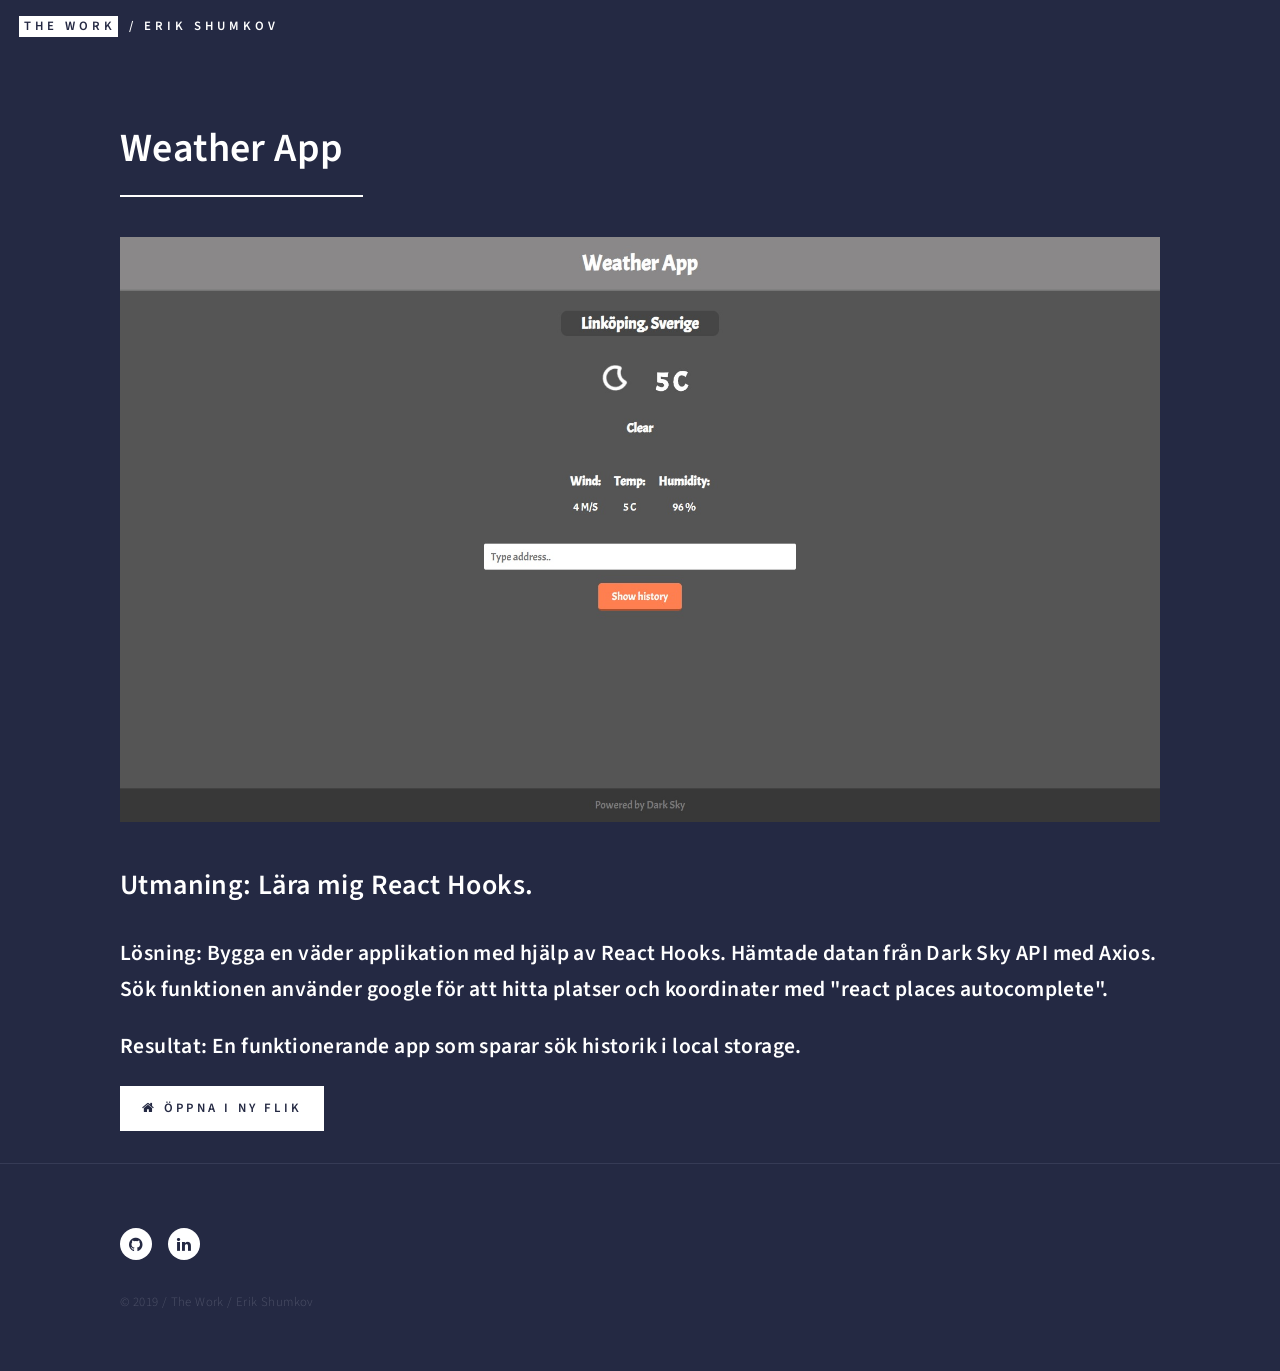
<file: weatherapp/index.html>
<!DOCTYPE html><html><head><meta charSet="utf-8"/><meta http-equiv="x-ua-compatible" content="ie=edge"/><meta name="viewport" content="width=device-width, initial-scale=1, shrink-to-fit=no"/><style data-href="/styles.df2d38a775e3e20389d5.css">@import url(https://fonts.googleapis.com/css?family=Source+Sans+Pro:300,300italic,600,600italic);
/*!
 *  Font Awesome 4.7.0 by @davegandy - http://fontawesome.io - @fontawesome
 *  License - http://fontawesome.io/license (Font: SIL OFL 1.1, CSS: MIT License)
 */@font-face{font-family:FontAwesome;src:url(/static/fontawesome-webfont-674f50d287a8c48dc19ba404d20fe713.eot);src:url(/static/fontawesome-webfont-674f50d287a8c48dc19ba404d20fe713.eot?#iefix&v=4.7.0) format("embedded-opentype"),url(/static/fontawesome-webfont-af7ae505a9eed503f8b8e6982036873e.woff2) format("woff2"),url(/static/fontawesome-webfont-fee66e712a8a08eef5805a46892932ad.woff) format("woff"),url(/static/fontawesome-webfont-b06871f281fee6b241d60582ae9369b9.ttf) format("truetype"),url(/static/fontawesome-webfont-acf3dcb7ff752b5296ca23ba2c7c2606.svg#fontawesomeregular) format("svg");font-weight:400;font-style:normal}.fa{display:inline-block;font:normal normal normal 14px/1 FontAwesome;font-size:inherit;text-rendering:auto;-webkit-font-smoothing:antialiased;-moz-osx-font-smoothing:grayscale}.fa-lg{font-size:1.33333333em;line-height:.75em;vertical-align:-15%}.fa-2x{font-size:2em}.fa-3x{font-size:3em}.fa-4x{font-size:4em}.fa-5x{font-size:5em}.fa-fw{width:1.28571429em;text-align:center}.fa-ul{padding-left:0;margin-left:2.14285714em;list-style-type:none}.fa-ul>li{position:relative}.fa-li{position:absolute;left:-2.14285714em;width:2.14285714em;top:.14285714em;text-align:center}.fa-li.fa-lg{left:-1.85714286em}.fa-border{padding:.2em .25em .15em;border:.08em solid #eee;border-radius:.1em}.fa-pull-left{float:left}.fa-pull-right{float:right}.fa.fa-pull-left{margin-right:.3em}.fa.fa-pull-right{margin-left:.3em}.pull-right{float:right}.pull-left{float:left}.fa.pull-left{margin-right:.3em}.fa.pull-right{margin-left:.3em}.fa-spin{-webkit-animation:fa-spin 2s linear infinite;animation:fa-spin 2s linear infinite}.fa-pulse{-webkit-animation:fa-spin 1s steps(8) infinite;animation:fa-spin 1s steps(8) infinite}@-webkit-keyframes fa-spin{0%{-webkit-transform:rotate(0deg);transform:rotate(0deg)}to{-webkit-transform:rotate(359deg);transform:rotate(359deg)}}@keyframes fa-spin{0%{-webkit-transform:rotate(0deg);transform:rotate(0deg)}to{-webkit-transform:rotate(359deg);transform:rotate(359deg)}}.fa-rotate-90{-ms-filter:"progid:DXImageTransform.Microsoft.BasicImage(rotation=1)";-webkit-transform:rotate(90deg);transform:rotate(90deg)}.fa-rotate-180{-ms-filter:"progid:DXImageTransform.Microsoft.BasicImage(rotation=2)";-webkit-transform:rotate(180deg);transform:rotate(180deg)}.fa-rotate-270{-ms-filter:"progid:DXImageTransform.Microsoft.BasicImage(rotation=3)";-webkit-transform:rotate(270deg);transform:rotate(270deg)}.fa-flip-horizontal{-ms-filter:"progid:DXImageTransform.Microsoft.BasicImage(rotation=0, mirror=1)";-webkit-transform:scaleX(-1);transform:scaleX(-1)}.fa-flip-vertical{-ms-filter:"progid:DXImageTransform.Microsoft.BasicImage(rotation=2, mirror=1)";-webkit-transform:scaleY(-1);transform:scaleY(-1)}:root .fa-flip-horizontal,:root .fa-flip-vertical,:root .fa-rotate-90,:root .fa-rotate-180,:root .fa-rotate-270{-webkit-filter:none;filter:none}.fa-stack{position:relative;display:inline-block;width:2em;height:2em;line-height:2em;vertical-align:middle}.fa-stack-1x,.fa-stack-2x{position:absolute;left:0;width:100%;text-align:center}.fa-stack-1x{line-height:inherit}.fa-stack-2x{font-size:2em}.fa-inverse{color:#fff}.fa-glass:before{content:"\F000"}.fa-music:before{content:"\F001"}.fa-search:before{content:"\F002"}.fa-envelope-o:before{content:"\F003"}.fa-heart:before{content:"\F004"}.fa-star:before{content:"\F005"}.fa-star-o:before{content:"\F006"}.fa-user:before{content:"\F007"}.fa-film:before{content:"\F008"}.fa-th-large:before{content:"\F009"}.fa-th:before{content:"\F00A"}.fa-th-list:before{content:"\F00B"}.fa-check:before{content:"\F00C"}.fa-close:before,.fa-remove:before,.fa-times:before{content:"\F00D"}.fa-search-plus:before{content:"\F00E"}.fa-search-minus:before{content:"\F010"}.fa-power-off:before{content:"\F011"}.fa-signal:before{content:"\F012"}.fa-cog:before,.fa-gear:before{content:"\F013"}.fa-trash-o:before{content:"\F014"}.fa-home:before{content:"\F015"}.fa-file-o:before{content:"\F016"}.fa-clock-o:before{content:"\F017"}.fa-road:before{content:"\F018"}.fa-download:before{content:"\F019"}.fa-arrow-circle-o-down:before{content:"\F01A"}.fa-arrow-circle-o-up:before{content:"\F01B"}.fa-inbox:before{content:"\F01C"}.fa-play-circle-o:before{content:"\F01D"}.fa-repeat:before,.fa-rotate-right:before{content:"\F01E"}.fa-refresh:before{content:"\F021"}.fa-list-alt:before{content:"\F022"}.fa-lock:before{content:"\F023"}.fa-flag:before{content:"\F024"}.fa-headphones:before{content:"\F025"}.fa-volume-off:before{content:"\F026"}.fa-volume-down:before{content:"\F027"}.fa-volume-up:before{content:"\F028"}.fa-qrcode:before{content:"\F029"}.fa-barcode:before{content:"\F02A"}.fa-tag:before{content:"\F02B"}.fa-tags:before{content:"\F02C"}.fa-book:before{content:"\F02D"}.fa-bookmark:before{content:"\F02E"}.fa-print:before{content:"\F02F"}.fa-camera:before{content:"\F030"}.fa-font:before{content:"\F031"}.fa-bold:before{content:"\F032"}.fa-italic:before{content:"\F033"}.fa-text-height:before{content:"\F034"}.fa-text-width:before{content:"\F035"}.fa-align-left:before{content:"\F036"}.fa-align-center:before{content:"\F037"}.fa-align-right:before{content:"\F038"}.fa-align-justify:before{content:"\F039"}.fa-list:before{content:"\F03A"}.fa-dedent:before,.fa-outdent:before{content:"\F03B"}.fa-indent:before{content:"\F03C"}.fa-video-camera:before{content:"\F03D"}.fa-image:before,.fa-photo:before,.fa-picture-o:before{content:"\F03E"}.fa-pencil:before{content:"\F040"}.fa-map-marker:before{content:"\F041"}.fa-adjust:before{content:"\F042"}.fa-tint:before{content:"\F043"}.fa-edit:before,.fa-pencil-square-o:before{content:"\F044"}.fa-share-square-o:before{content:"\F045"}.fa-check-square-o:before{content:"\F046"}.fa-arrows:before{content:"\F047"}.fa-step-backward:before{content:"\F048"}.fa-fast-backward:before{content:"\F049"}.fa-backward:before{content:"\F04A"}.fa-play:before{content:"\F04B"}.fa-pause:before{content:"\F04C"}.fa-stop:before{content:"\F04D"}.fa-forward:before{content:"\F04E"}.fa-fast-forward:before{content:"\F050"}.fa-step-forward:before{content:"\F051"}.fa-eject:before{content:"\F052"}.fa-chevron-left:before{content:"\F053"}.fa-chevron-right:before{content:"\F054"}.fa-plus-circle:before{content:"\F055"}.fa-minus-circle:before{content:"\F056"}.fa-times-circle:before{content:"\F057"}.fa-check-circle:before{content:"\F058"}.fa-question-circle:before{content:"\F059"}.fa-info-circle:before{content:"\F05A"}.fa-crosshairs:before{content:"\F05B"}.fa-times-circle-o:before{content:"\F05C"}.fa-check-circle-o:before{content:"\F05D"}.fa-ban:before{content:"\F05E"}.fa-arrow-left:before{content:"\F060"}.fa-arrow-right:before{content:"\F061"}.fa-arrow-up:before{content:"\F062"}.fa-arrow-down:before{content:"\F063"}.fa-mail-forward:before,.fa-share:before{content:"\F064"}.fa-expand:before{content:"\F065"}.fa-compress:before{content:"\F066"}.fa-plus:before{content:"\F067"}.fa-minus:before{content:"\F068"}.fa-asterisk:before{content:"\F069"}.fa-exclamation-circle:before{content:"\F06A"}.fa-gift:before{content:"\F06B"}.fa-leaf:before{content:"\F06C"}.fa-fire:before{content:"\F06D"}.fa-eye:before{content:"\F06E"}.fa-eye-slash:before{content:"\F070"}.fa-exclamation-triangle:before,.fa-warning:before{content:"\F071"}.fa-plane:before{content:"\F072"}.fa-calendar:before{content:"\F073"}.fa-random:before{content:"\F074"}.fa-comment:before{content:"\F075"}.fa-magnet:before{content:"\F076"}.fa-chevron-up:before{content:"\F077"}.fa-chevron-down:before{content:"\F078"}.fa-retweet:before{content:"\F079"}.fa-shopping-cart:before{content:"\F07A"}.fa-folder:before{content:"\F07B"}.fa-folder-open:before{content:"\F07C"}.fa-arrows-v:before{content:"\F07D"}.fa-arrows-h:before{content:"\F07E"}.fa-bar-chart-o:before,.fa-bar-chart:before{content:"\F080"}.fa-twitter-square:before{content:"\F081"}.fa-facebook-square:before{content:"\F082"}.fa-camera-retro:before{content:"\F083"}.fa-key:before{content:"\F084"}.fa-cogs:before,.fa-gears:before{content:"\F085"}.fa-comments:before{content:"\F086"}.fa-thumbs-o-up:before{content:"\F087"}.fa-thumbs-o-down:before{content:"\F088"}.fa-star-half:before{content:"\F089"}.fa-heart-o:before{content:"\F08A"}.fa-sign-out:before{content:"\F08B"}.fa-linkedin-square:before{content:"\F08C"}.fa-thumb-tack:before{content:"\F08D"}.fa-external-link:before{content:"\F08E"}.fa-sign-in:before{content:"\F090"}.fa-trophy:before{content:"\F091"}.fa-github-square:before{content:"\F092"}.fa-upload:before{content:"\F093"}.fa-lemon-o:before{content:"\F094"}.fa-phone:before{content:"\F095"}.fa-square-o:before{content:"\F096"}.fa-bookmark-o:before{content:"\F097"}.fa-phone-square:before{content:"\F098"}.fa-twitter:before{content:"\F099"}.fa-facebook-f:before,.fa-facebook:before{content:"\F09A"}.fa-github:before{content:"\F09B"}.fa-unlock:before{content:"\F09C"}.fa-credit-card:before{content:"\F09D"}.fa-feed:before,.fa-rss:before{content:"\F09E"}.fa-hdd-o:before{content:"\F0A0"}.fa-bullhorn:before{content:"\F0A1"}.fa-bell:before{content:"\F0F3"}.fa-certificate:before{content:"\F0A3"}.fa-hand-o-right:before{content:"\F0A4"}.fa-hand-o-left:before{content:"\F0A5"}.fa-hand-o-up:before{content:"\F0A6"}.fa-hand-o-down:before{content:"\F0A7"}.fa-arrow-circle-left:before{content:"\F0A8"}.fa-arrow-circle-right:before{content:"\F0A9"}.fa-arrow-circle-up:before{content:"\F0AA"}.fa-arrow-circle-down:before{content:"\F0AB"}.fa-globe:before{content:"\F0AC"}.fa-wrench:before{content:"\F0AD"}.fa-tasks:before{content:"\F0AE"}.fa-filter:before{content:"\F0B0"}.fa-briefcase:before{content:"\F0B1"}.fa-arrows-alt:before{content:"\F0B2"}.fa-group:before,.fa-users:before{content:"\F0C0"}.fa-chain:before,.fa-link:before{content:"\F0C1"}.fa-cloud:before{content:"\F0C2"}.fa-flask:before{content:"\F0C3"}.fa-cut:before,.fa-scissors:before{content:"\F0C4"}.fa-copy:before,.fa-files-o:before{content:"\F0C5"}.fa-paperclip:before{content:"\F0C6"}.fa-floppy-o:before,.fa-save:before{content:"\F0C7"}.fa-square:before{content:"\F0C8"}.fa-bars:before,.fa-navicon:before,.fa-reorder:before{content:"\F0C9"}.fa-list-ul:before{content:"\F0CA"}.fa-list-ol:before{content:"\F0CB"}.fa-strikethrough:before{content:"\F0CC"}.fa-underline:before{content:"\F0CD"}.fa-table:before{content:"\F0CE"}.fa-magic:before{content:"\F0D0"}.fa-truck:before{content:"\F0D1"}.fa-pinterest:before{content:"\F0D2"}.fa-pinterest-square:before{content:"\F0D3"}.fa-google-plus-square:before{content:"\F0D4"}.fa-google-plus:before{content:"\F0D5"}.fa-money:before{content:"\F0D6"}.fa-caret-down:before{content:"\F0D7"}.fa-caret-up:before{content:"\F0D8"}.fa-caret-left:before{content:"\F0D9"}.fa-caret-right:before{content:"\F0DA"}.fa-columns:before{content:"\F0DB"}.fa-sort:before,.fa-unsorted:before{content:"\F0DC"}.fa-sort-desc:before,.fa-sort-down:before{content:"\F0DD"}.fa-sort-asc:before,.fa-sort-up:before{content:"\F0DE"}.fa-envelope:before{content:"\F0E0"}.fa-linkedin:before{content:"\F0E1"}.fa-rotate-left:before,.fa-undo:before{content:"\F0E2"}.fa-gavel:before,.fa-legal:before{content:"\F0E3"}.fa-dashboard:before,.fa-tachometer:before{content:"\F0E4"}.fa-comment-o:before{content:"\F0E5"}.fa-comments-o:before{content:"\F0E6"}.fa-bolt:before,.fa-flash:before{content:"\F0E7"}.fa-sitemap:before{content:"\F0E8"}.fa-umbrella:before{content:"\F0E9"}.fa-clipboard:before,.fa-paste:before{content:"\F0EA"}.fa-lightbulb-o:before{content:"\F0EB"}.fa-exchange:before{content:"\F0EC"}.fa-cloud-download:before{content:"\F0ED"}.fa-cloud-upload:before{content:"\F0EE"}.fa-user-md:before{content:"\F0F0"}.fa-stethoscope:before{content:"\F0F1"}.fa-suitcase:before{content:"\F0F2"}.fa-bell-o:before{content:"\F0A2"}.fa-coffee:before{content:"\F0F4"}.fa-cutlery:before{content:"\F0F5"}.fa-file-text-o:before{content:"\F0F6"}.fa-building-o:before{content:"\F0F7"}.fa-hospital-o:before{content:"\F0F8"}.fa-ambulance:before{content:"\F0F9"}.fa-medkit:before{content:"\F0FA"}.fa-fighter-jet:before{content:"\F0FB"}.fa-beer:before{content:"\F0FC"}.fa-h-square:before{content:"\F0FD"}.fa-plus-square:before{content:"\F0FE"}.fa-angle-double-left:before{content:"\F100"}.fa-angle-double-right:before{content:"\F101"}.fa-angle-double-up:before{content:"\F102"}.fa-angle-double-down:before{content:"\F103"}.fa-angle-left:before{content:"\F104"}.fa-angle-right:before{content:"\F105"}.fa-angle-up:before{content:"\F106"}.fa-angle-down:before{content:"\F107"}.fa-desktop:before{content:"\F108"}.fa-laptop:before{content:"\F109"}.fa-tablet:before{content:"\F10A"}.fa-mobile-phone:before,.fa-mobile:before{content:"\F10B"}.fa-circle-o:before{content:"\F10C"}.fa-quote-left:before{content:"\F10D"}.fa-quote-right:before{content:"\F10E"}.fa-spinner:before{content:"\F110"}.fa-circle:before{content:"\F111"}.fa-mail-reply:before,.fa-reply:before{content:"\F112"}.fa-github-alt:before{content:"\F113"}.fa-folder-o:before{content:"\F114"}.fa-folder-open-o:before{content:"\F115"}.fa-smile-o:before{content:"\F118"}.fa-frown-o:before{content:"\F119"}.fa-meh-o:before{content:"\F11A"}.fa-gamepad:before{content:"\F11B"}.fa-keyboard-o:before{content:"\F11C"}.fa-flag-o:before{content:"\F11D"}.fa-flag-checkered:before{content:"\F11E"}.fa-terminal:before{content:"\F120"}.fa-code:before{content:"\F121"}.fa-mail-reply-all:before,.fa-reply-all:before{content:"\F122"}.fa-star-half-empty:before,.fa-star-half-full:before,.fa-star-half-o:before{content:"\F123"}.fa-location-arrow:before{content:"\F124"}.fa-crop:before{content:"\F125"}.fa-code-fork:before{content:"\F126"}.fa-chain-broken:before,.fa-unlink:before{content:"\F127"}.fa-question:before{content:"\F128"}.fa-info:before{content:"\F129"}.fa-exclamation:before{content:"\F12A"}.fa-superscript:before{content:"\F12B"}.fa-subscript:before{content:"\F12C"}.fa-eraser:before{content:"\F12D"}.fa-puzzle-piece:before{content:"\F12E"}.fa-microphone:before{content:"\F130"}.fa-microphone-slash:before{content:"\F131"}.fa-shield:before{content:"\F132"}.fa-calendar-o:before{content:"\F133"}.fa-fire-extinguisher:before{content:"\F134"}.fa-rocket:before{content:"\F135"}.fa-maxcdn:before{content:"\F136"}.fa-chevron-circle-left:before{content:"\F137"}.fa-chevron-circle-right:before{content:"\F138"}.fa-chevron-circle-up:before{content:"\F139"}.fa-chevron-circle-down:before{content:"\F13A"}.fa-html5:before{content:"\F13B"}.fa-css3:before{content:"\F13C"}.fa-anchor:before{content:"\F13D"}.fa-unlock-alt:before{content:"\F13E"}.fa-bullseye:before{content:"\F140"}.fa-ellipsis-h:before{content:"\F141"}.fa-ellipsis-v:before{content:"\F142"}.fa-rss-square:before{content:"\F143"}.fa-play-circle:before{content:"\F144"}.fa-ticket:before{content:"\F145"}.fa-minus-square:before{content:"\F146"}.fa-minus-square-o:before{content:"\F147"}.fa-level-up:before{content:"\F148"}.fa-level-down:before{content:"\F149"}.fa-check-square:before{content:"\F14A"}.fa-pencil-square:before{content:"\F14B"}.fa-external-link-square:before{content:"\F14C"}.fa-share-square:before{content:"\F14D"}.fa-compass:before{content:"\F14E"}.fa-caret-square-o-down:before,.fa-toggle-down:before{content:"\F150"}.fa-caret-square-o-up:before,.fa-toggle-up:before{content:"\F151"}.fa-caret-square-o-right:before,.fa-toggle-right:before{content:"\F152"}.fa-eur:before,.fa-euro:before{content:"\F153"}.fa-gbp:before{content:"\F154"}.fa-dollar:before,.fa-usd:before{content:"\F155"}.fa-inr:before,.fa-rupee:before{content:"\F156"}.fa-cny:before,.fa-jpy:before,.fa-rmb:before,.fa-yen:before{content:"\F157"}.fa-rouble:before,.fa-rub:before,.fa-ruble:before{content:"\F158"}.fa-krw:before,.fa-won:before{content:"\F159"}.fa-bitcoin:before,.fa-btc:before{content:"\F15A"}.fa-file:before{content:"\F15B"}.fa-file-text:before{content:"\F15C"}.fa-sort-alpha-asc:before{content:"\F15D"}.fa-sort-alpha-desc:before{content:"\F15E"}.fa-sort-amount-asc:before{content:"\F160"}.fa-sort-amount-desc:before{content:"\F161"}.fa-sort-numeric-asc:before{content:"\F162"}.fa-sort-numeric-desc:before{content:"\F163"}.fa-thumbs-up:before{content:"\F164"}.fa-thumbs-down:before{content:"\F165"}.fa-youtube-square:before{content:"\F166"}.fa-youtube:before{content:"\F167"}.fa-xing:before{content:"\F168"}.fa-xing-square:before{content:"\F169"}.fa-youtube-play:before{content:"\F16A"}.fa-dropbox:before{content:"\F16B"}.fa-stack-overflow:before{content:"\F16C"}.fa-instagram:before{content:"\F16D"}.fa-flickr:before{content:"\F16E"}.fa-adn:before{content:"\F170"}.fa-bitbucket:before{content:"\F171"}.fa-bitbucket-square:before{content:"\F172"}.fa-tumblr:before{content:"\F173"}.fa-tumblr-square:before{content:"\F174"}.fa-long-arrow-down:before{content:"\F175"}.fa-long-arrow-up:before{content:"\F176"}.fa-long-arrow-left:before{content:"\F177"}.fa-long-arrow-right:before{content:"\F178"}.fa-apple:before{content:"\F179"}.fa-windows:before{content:"\F17A"}.fa-android:before{content:"\F17B"}.fa-linux:before{content:"\F17C"}.fa-dribbble:before{content:"\F17D"}.fa-skype:before{content:"\F17E"}.fa-foursquare:before{content:"\F180"}.fa-trello:before{content:"\F181"}.fa-female:before{content:"\F182"}.fa-male:before{content:"\F183"}.fa-gittip:before,.fa-gratipay:before{content:"\F184"}.fa-sun-o:before{content:"\F185"}.fa-moon-o:before{content:"\F186"}.fa-archive:before{content:"\F187"}.fa-bug:before{content:"\F188"}.fa-vk:before{content:"\F189"}.fa-weibo:before{content:"\F18A"}.fa-renren:before{content:"\F18B"}.fa-pagelines:before{content:"\F18C"}.fa-stack-exchange:before{content:"\F18D"}.fa-arrow-circle-o-right:before{content:"\F18E"}.fa-arrow-circle-o-left:before{content:"\F190"}.fa-caret-square-o-left:before,.fa-toggle-left:before{content:"\F191"}.fa-dot-circle-o:before{content:"\F192"}.fa-wheelchair:before{content:"\F193"}.fa-vimeo-square:before{content:"\F194"}.fa-try:before,.fa-turkish-lira:before{content:"\F195"}.fa-plus-square-o:before{content:"\F196"}.fa-space-shuttle:before{content:"\F197"}.fa-slack:before{content:"\F198"}.fa-envelope-square:before{content:"\F199"}.fa-wordpress:before{content:"\F19A"}.fa-openid:before{content:"\F19B"}.fa-bank:before,.fa-institution:before,.fa-university:before{content:"\F19C"}.fa-graduation-cap:before,.fa-mortar-board:before{content:"\F19D"}.fa-yahoo:before{content:"\F19E"}.fa-google:before{content:"\F1A0"}.fa-reddit:before{content:"\F1A1"}.fa-reddit-square:before{content:"\F1A2"}.fa-stumbleupon-circle:before{content:"\F1A3"}.fa-stumbleupon:before{content:"\F1A4"}.fa-delicious:before{content:"\F1A5"}.fa-digg:before{content:"\F1A6"}.fa-pied-piper-pp:before{content:"\F1A7"}.fa-pied-piper-alt:before{content:"\F1A8"}.fa-drupal:before{content:"\F1A9"}.fa-joomla:before{content:"\F1AA"}.fa-language:before{content:"\F1AB"}.fa-fax:before{content:"\F1AC"}.fa-building:before{content:"\F1AD"}.fa-child:before{content:"\F1AE"}.fa-paw:before{content:"\F1B0"}.fa-spoon:before{content:"\F1B1"}.fa-cube:before{content:"\F1B2"}.fa-cubes:before{content:"\F1B3"}.fa-behance:before{content:"\F1B4"}.fa-behance-square:before{content:"\F1B5"}.fa-steam:before{content:"\F1B6"}.fa-steam-square:before{content:"\F1B7"}.fa-recycle:before{content:"\F1B8"}.fa-automobile:before,.fa-car:before{content:"\F1B9"}.fa-cab:before,.fa-taxi:before{content:"\F1BA"}.fa-tree:before{content:"\F1BB"}.fa-spotify:before{content:"\F1BC"}.fa-deviantart:before{content:"\F1BD"}.fa-soundcloud:before{content:"\F1BE"}.fa-database:before{content:"\F1C0"}.fa-file-pdf-o:before{content:"\F1C1"}.fa-file-word-o:before{content:"\F1C2"}.fa-file-excel-o:before{content:"\F1C3"}.fa-file-powerpoint-o:before{content:"\F1C4"}.fa-file-image-o:before,.fa-file-photo-o:before,.fa-file-picture-o:before{content:"\F1C5"}.fa-file-archive-o:before,.fa-file-zip-o:before{content:"\F1C6"}.fa-file-audio-o:before,.fa-file-sound-o:before{content:"\F1C7"}.fa-file-movie-o:before,.fa-file-video-o:before{content:"\F1C8"}.fa-file-code-o:before{content:"\F1C9"}.fa-vine:before{content:"\F1CA"}.fa-codepen:before{content:"\F1CB"}.fa-jsfiddle:before{content:"\F1CC"}.fa-life-bouy:before,.fa-life-buoy:before,.fa-life-ring:before,.fa-life-saver:before,.fa-support:before{content:"\F1CD"}.fa-circle-o-notch:before{content:"\F1CE"}.fa-ra:before,.fa-rebel:before,.fa-resistance:before{content:"\F1D0"}.fa-empire:before,.fa-ge:before{content:"\F1D1"}.fa-git-square:before{content:"\F1D2"}.fa-git:before{content:"\F1D3"}.fa-hacker-news:before,.fa-y-combinator-square:before,.fa-yc-square:before{content:"\F1D4"}.fa-tencent-weibo:before{content:"\F1D5"}.fa-qq:before{content:"\F1D6"}.fa-wechat:before,.fa-weixin:before{content:"\F1D7"}.fa-paper-plane:before,.fa-send:before{content:"\F1D8"}.fa-paper-plane-o:before,.fa-send-o:before{content:"\F1D9"}.fa-history:before{content:"\F1DA"}.fa-circle-thin:before{content:"\F1DB"}.fa-header:before{content:"\F1DC"}.fa-paragraph:before{content:"\F1DD"}.fa-sliders:before{content:"\F1DE"}.fa-share-alt:before{content:"\F1E0"}.fa-share-alt-square:before{content:"\F1E1"}.fa-bomb:before{content:"\F1E2"}.fa-futbol-o:before,.fa-soccer-ball-o:before{content:"\F1E3"}.fa-tty:before{content:"\F1E4"}.fa-binoculars:before{content:"\F1E5"}.fa-plug:before{content:"\F1E6"}.fa-slideshare:before{content:"\F1E7"}.fa-twitch:before{content:"\F1E8"}.fa-yelp:before{content:"\F1E9"}.fa-newspaper-o:before{content:"\F1EA"}.fa-wifi:before{content:"\F1EB"}.fa-calculator:before{content:"\F1EC"}.fa-paypal:before{content:"\F1ED"}.fa-google-wallet:before{content:"\F1EE"}.fa-cc-visa:before{content:"\F1F0"}.fa-cc-mastercard:before{content:"\F1F1"}.fa-cc-discover:before{content:"\F1F2"}.fa-cc-amex:before{content:"\F1F3"}.fa-cc-paypal:before{content:"\F1F4"}.fa-cc-stripe:before{content:"\F1F5"}.fa-bell-slash:before{content:"\F1F6"}.fa-bell-slash-o:before{content:"\F1F7"}.fa-trash:before{content:"\F1F8"}.fa-copyright:before{content:"\F1F9"}.fa-at:before{content:"\F1FA"}.fa-eyedropper:before{content:"\F1FB"}.fa-paint-brush:before{content:"\F1FC"}.fa-birthday-cake:before{content:"\F1FD"}.fa-area-chart:before{content:"\F1FE"}.fa-pie-chart:before{content:"\F200"}.fa-line-chart:before{content:"\F201"}.fa-lastfm:before{content:"\F202"}.fa-lastfm-square:before{content:"\F203"}.fa-toggle-off:before{content:"\F204"}.fa-toggle-on:before{content:"\F205"}.fa-bicycle:before{content:"\F206"}.fa-bus:before{content:"\F207"}.fa-ioxhost:before{content:"\F208"}.fa-angellist:before{content:"\F209"}.fa-cc:before{content:"\F20A"}.fa-ils:before,.fa-shekel:before,.fa-sheqel:before{content:"\F20B"}.fa-meanpath:before{content:"\F20C"}.fa-buysellads:before{content:"\F20D"}.fa-connectdevelop:before{content:"\F20E"}.fa-dashcube:before{content:"\F210"}.fa-forumbee:before{content:"\F211"}.fa-leanpub:before{content:"\F212"}.fa-sellsy:before{content:"\F213"}.fa-shirtsinbulk:before{content:"\F214"}.fa-simplybuilt:before{content:"\F215"}.fa-skyatlas:before{content:"\F216"}.fa-cart-plus:before{content:"\F217"}.fa-cart-arrow-down:before{content:"\F218"}.fa-diamond:before{content:"\F219"}.fa-ship:before{content:"\F21A"}.fa-user-secret:before{content:"\F21B"}.fa-motorcycle:before{content:"\F21C"}.fa-street-view:before{content:"\F21D"}.fa-heartbeat:before{content:"\F21E"}.fa-venus:before{content:"\F221"}.fa-mars:before{content:"\F222"}.fa-mercury:before{content:"\F223"}.fa-intersex:before,.fa-transgender:before{content:"\F224"}.fa-transgender-alt:before{content:"\F225"}.fa-venus-double:before{content:"\F226"}.fa-mars-double:before{content:"\F227"}.fa-venus-mars:before{content:"\F228"}.fa-mars-stroke:before{content:"\F229"}.fa-mars-stroke-v:before{content:"\F22A"}.fa-mars-stroke-h:before{content:"\F22B"}.fa-neuter:before{content:"\F22C"}.fa-genderless:before{content:"\F22D"}.fa-facebook-official:before{content:"\F230"}.fa-pinterest-p:before{content:"\F231"}.fa-whatsapp:before{content:"\F232"}.fa-server:before{content:"\F233"}.fa-user-plus:before{content:"\F234"}.fa-user-times:before{content:"\F235"}.fa-bed:before,.fa-hotel:before{content:"\F236"}.fa-viacoin:before{content:"\F237"}.fa-train:before{content:"\F238"}.fa-subway:before{content:"\F239"}.fa-medium:before{content:"\F23A"}.fa-y-combinator:before,.fa-yc:before{content:"\F23B"}.fa-optin-monster:before{content:"\F23C"}.fa-opencart:before{content:"\F23D"}.fa-expeditedssl:before{content:"\F23E"}.fa-battery-4:before,.fa-battery-full:before,.fa-battery:before{content:"\F240"}.fa-battery-3:before,.fa-battery-three-quarters:before{content:"\F241"}.fa-battery-2:before,.fa-battery-half:before{content:"\F242"}.fa-battery-1:before,.fa-battery-quarter:before{content:"\F243"}.fa-battery-0:before,.fa-battery-empty:before{content:"\F244"}.fa-mouse-pointer:before{content:"\F245"}.fa-i-cursor:before{content:"\F246"}.fa-object-group:before{content:"\F247"}.fa-object-ungroup:before{content:"\F248"}.fa-sticky-note:before{content:"\F249"}.fa-sticky-note-o:before{content:"\F24A"}.fa-cc-jcb:before{content:"\F24B"}.fa-cc-diners-club:before{content:"\F24C"}.fa-clone:before{content:"\F24D"}.fa-balance-scale:before{content:"\F24E"}.fa-hourglass-o:before{content:"\F250"}.fa-hourglass-1:before,.fa-hourglass-start:before{content:"\F251"}.fa-hourglass-2:before,.fa-hourglass-half:before{content:"\F252"}.fa-hourglass-3:before,.fa-hourglass-end:before{content:"\F253"}.fa-hourglass:before{content:"\F254"}.fa-hand-grab-o:before,.fa-hand-rock-o:before{content:"\F255"}.fa-hand-paper-o:before,.fa-hand-stop-o:before{content:"\F256"}.fa-hand-scissors-o:before{content:"\F257"}.fa-hand-lizard-o:before{content:"\F258"}.fa-hand-spock-o:before{content:"\F259"}.fa-hand-pointer-o:before{content:"\F25A"}.fa-hand-peace-o:before{content:"\F25B"}.fa-trademark:before{content:"\F25C"}.fa-registered:before{content:"\F25D"}.fa-creative-commons:before{content:"\F25E"}.fa-gg:before{content:"\F260"}.fa-gg-circle:before{content:"\F261"}.fa-tripadvisor:before{content:"\F262"}.fa-odnoklassniki:before{content:"\F263"}.fa-odnoklassniki-square:before{content:"\F264"}.fa-get-pocket:before{content:"\F265"}.fa-wikipedia-w:before{content:"\F266"}.fa-safari:before{content:"\F267"}.fa-chrome:before{content:"\F268"}.fa-firefox:before{content:"\F269"}.fa-opera:before{content:"\F26A"}.fa-internet-explorer:before{content:"\F26B"}.fa-television:before,.fa-tv:before{content:"\F26C"}.fa-contao:before{content:"\F26D"}.fa-500px:before{content:"\F26E"}.fa-amazon:before{content:"\F270"}.fa-calendar-plus-o:before{content:"\F271"}.fa-calendar-minus-o:before{content:"\F272"}.fa-calendar-times-o:before{content:"\F273"}.fa-calendar-check-o:before{content:"\F274"}.fa-industry:before{content:"\F275"}.fa-map-pin:before{content:"\F276"}.fa-map-signs:before{content:"\F277"}.fa-map-o:before{content:"\F278"}.fa-map:before{content:"\F279"}.fa-commenting:before{content:"\F27A"}.fa-commenting-o:before{content:"\F27B"}.fa-houzz:before{content:"\F27C"}.fa-vimeo:before{content:"\F27D"}.fa-black-tie:before{content:"\F27E"}.fa-fonticons:before{content:"\F280"}.fa-reddit-alien:before{content:"\F281"}.fa-edge:before{content:"\F282"}.fa-credit-card-alt:before{content:"\F283"}.fa-codiepie:before{content:"\F284"}.fa-modx:before{content:"\F285"}.fa-fort-awesome:before{content:"\F286"}.fa-usb:before{content:"\F287"}.fa-product-hunt:before{content:"\F288"}.fa-mixcloud:before{content:"\F289"}.fa-scribd:before{content:"\F28A"}.fa-pause-circle:before{content:"\F28B"}.fa-pause-circle-o:before{content:"\F28C"}.fa-stop-circle:before{content:"\F28D"}.fa-stop-circle-o:before{content:"\F28E"}.fa-shopping-bag:before{content:"\F290"}.fa-shopping-basket:before{content:"\F291"}.fa-hashtag:before{content:"\F292"}.fa-bluetooth:before{content:"\F293"}.fa-bluetooth-b:before{content:"\F294"}.fa-percent:before{content:"\F295"}.fa-gitlab:before{content:"\F296"}.fa-wpbeginner:before{content:"\F297"}.fa-wpforms:before{content:"\F298"}.fa-envira:before{content:"\F299"}.fa-universal-access:before{content:"\F29A"}.fa-wheelchair-alt:before{content:"\F29B"}.fa-question-circle-o:before{content:"\F29C"}.fa-blind:before{content:"\F29D"}.fa-audio-description:before{content:"\F29E"}.fa-volume-control-phone:before{content:"\F2A0"}.fa-braille:before{content:"\F2A1"}.fa-assistive-listening-systems:before{content:"\F2A2"}.fa-american-sign-language-interpreting:before,.fa-asl-interpreting:before{content:"\F2A3"}.fa-deaf:before,.fa-deafness:before,.fa-hard-of-hearing:before{content:"\F2A4"}.fa-glide:before{content:"\F2A5"}.fa-glide-g:before{content:"\F2A6"}.fa-sign-language:before,.fa-signing:before{content:"\F2A7"}.fa-low-vision:before{content:"\F2A8"}.fa-viadeo:before{content:"\F2A9"}.fa-viadeo-square:before{content:"\F2AA"}.fa-snapchat:before{content:"\F2AB"}.fa-snapchat-ghost:before{content:"\F2AC"}.fa-snapchat-square:before{content:"\F2AD"}.fa-pied-piper:before{content:"\F2AE"}.fa-first-order:before{content:"\F2B0"}.fa-yoast:before{content:"\F2B1"}.fa-themeisle:before{content:"\F2B2"}.fa-google-plus-circle:before,.fa-google-plus-official:before{content:"\F2B3"}.fa-fa:before,.fa-font-awesome:before{content:"\F2B4"}.fa-handshake-o:before{content:"\F2B5"}.fa-envelope-open:before{content:"\F2B6"}.fa-envelope-open-o:before{content:"\F2B7"}.fa-linode:before{content:"\F2B8"}.fa-address-book:before{content:"\F2B9"}.fa-address-book-o:before{content:"\F2BA"}.fa-address-card:before,.fa-vcard:before{content:"\F2BB"}.fa-address-card-o:before,.fa-vcard-o:before{content:"\F2BC"}.fa-user-circle:before{content:"\F2BD"}.fa-user-circle-o:before{content:"\F2BE"}.fa-user-o:before{content:"\F2C0"}.fa-id-badge:before{content:"\F2C1"}.fa-drivers-license:before,.fa-id-card:before{content:"\F2C2"}.fa-drivers-license-o:before,.fa-id-card-o:before{content:"\F2C3"}.fa-quora:before{content:"\F2C4"}.fa-free-code-camp:before{content:"\F2C5"}.fa-telegram:before{content:"\F2C6"}.fa-thermometer-4:before,.fa-thermometer-full:before,.fa-thermometer:before{content:"\F2C7"}.fa-thermometer-3:before,.fa-thermometer-three-quarters:before{content:"\F2C8"}.fa-thermometer-2:before,.fa-thermometer-half:before{content:"\F2C9"}.fa-thermometer-1:before,.fa-thermometer-quarter:before{content:"\F2CA"}.fa-thermometer-0:before,.fa-thermometer-empty:before{content:"\F2CB"}.fa-shower:before{content:"\F2CC"}.fa-bath:before,.fa-bathtub:before,.fa-s15:before{content:"\F2CD"}.fa-podcast:before{content:"\F2CE"}.fa-window-maximize:before{content:"\F2D0"}.fa-window-minimize:before{content:"\F2D1"}.fa-window-restore:before{content:"\F2D2"}.fa-times-rectangle:before,.fa-window-close:before{content:"\F2D3"}.fa-times-rectangle-o:before,.fa-window-close-o:before{content:"\F2D4"}.fa-bandcamp:before{content:"\F2D5"}.fa-grav:before{content:"\F2D6"}.fa-etsy:before{content:"\F2D7"}.fa-imdb:before{content:"\F2D8"}.fa-ravelry:before{content:"\F2D9"}.fa-eercast:before{content:"\F2DA"}.fa-microchip:before{content:"\F2DB"}.fa-snowflake-o:before{content:"\F2DC"}.fa-superpowers:before{content:"\F2DD"}.fa-wpexplorer:before{content:"\F2DE"}.fa-meetup:before{content:"\F2E0"}.sr-only{position:absolute;width:1px;height:1px;padding:0;margin:-1px;overflow:hidden;clip:rect(0,0,0,0);border:0}.sr-only-focusable:active,.sr-only-focusable:focus{position:static;width:auto;height:auto;margin:0;overflow:visible;clip:auto}.mb-5{margin-bottom:2em}@media screen and (min-width:981px){.grid-wrapper{display:grid;grid-gap:0 2.25em;grid-template-columns:repeat(12,1fr);margin:0 auto;width:100%}.col-1{grid-column:span 1}.col-2{grid-column:span 2}.col-3{grid-column:span 3}.col-4{grid-column:span 4}.col-5{grid-column:span 5}.col-6{grid-column:span 6}.col-7{grid-column:span 7}.col-8{grid-column:span 8}.col-9{grid-column:span 9}.col-10{grid-column:span 10}.col-11{grid-column:span 11}.col-12{grid-column:span 12}}a,abbr,acronym,address,applet,article,aside,audio,b,big,blockquote,body,canvas,caption,center,cite,code,dd,del,details,dfn,div,dl,dt,em,embed,fieldset,figcaption,figure,footer,form,h1,h2,h3,h4,h5,h6,header,hgroup,html,i,iframe,img,ins,kbd,label,legend,li,mark,menu,nav,object,ol,output,p,pre,q,ruby,s,samp,section,small,span,strike,strong,sub,summary,sup,table,tbody,td,tfoot,th,thead,time,tr,tt,u,ul,var,video{margin:0;padding:0;border:0;font-size:100%;font:inherit;vertical-align:baseline}article,aside,details,figcaption,figure,footer,header,hgroup,menu,nav,section{display:block}body{line-height:1}ol,ul{list-style:none}blockquote,q{quotes:none}blockquote:after,blockquote:before,q:after,q:before{content:"";content:none}table{border-collapse:collapse;border-spacing:0}body{-webkit-text-size-adjust:none}*,:after,:before{box-sizing:border-box}@-ms-viewport{width:device-width}body{-ms-overflow-style:scrollbar}@media screen and (max-width:480px){body,html{min-width:320px}}body{background:#242943}body.is-loading *,body.is-loading :after,body.is-loading :before{-webkit-animation:none!important;animation:none!important;-webkit-transition:none!important;transition:none!important}body,input,select,textarea{color:#fff;font-family:Source Sans Pro,Helvetica,sans-serif;font-size:17pt;font-weight:300;letter-spacing:.025em;line-height:1.65}@media screen and (max-width:1680px){body,input,select,textarea{font-size:14pt}}@media screen and (max-width:1280px){body,input,select,textarea{font-size:12pt}}@media screen and (max-width:360px){body,input,select,textarea{font-size:11pt}}a{-webkit-transition:color .2s ease-in-out,border-bottom-color .2s ease-in-out;transition:color .2s ease-in-out,border-bottom-color .2s ease-in-out;border-bottom:1px dotted;color:inherit;text-decoration:none}a:hover{border-bottom-color:transparent;color:#9bf1ff!important}a:active{color:#53e3fb!important}b,strong{color:#fff;font-weight:600}em,i{font-style:italic}p{margin:0 0 2em}h1,h2,h3,h4,h5,h6{color:#fff;font-weight:600;line-height:1.65;margin:0 0 1em}h1 a,h2 a,h3 a,h4 a,h5 a,h6 a{color:inherit;border-bottom:0}h1{font-size:2.5em}h2{font-size:1.75em}h3{font-size:1.35em}h4{font-size:1.1em}h5{font-size:.9em}h6{font-size:.7em}@media screen and (max-width:736px){h1{font-size:2em}h2{font-size:1.5em}h3{font-size:1.25em}}sub{top:.5em}sub,sup{font-size:.8em;position:relative}sup{top:-.5em}blockquote{border-left:4px solid rgba(212,212,255,.1);font-style:italic;margin:0 0 2em;padding:.5em 0 .5em 2em}code{background:rgba(212,212,255,.035);margin:0 .25em;padding:.25em .65em}code,pre{font-family:Courier New,monospace;font-size:.9em}pre{-webkit-overflow-scrolling:touch;margin:0 0 2em}pre code{display:block;line-height:1.75;padding:1em 1.5em;overflow-x:auto}hr{border:0;border-bottom:1px solid rgba(212,212,255,.1);margin:2em 0}hr.major{margin:3em 0}.align-left{text-align:left}.align-center{text-align:center}.align-right{text-align:right}.intro-hi,.intro-pres{font-weight:100;max-width:750px}article.special,section.special{text-align:center}header.major{width:-webkit-max-content;width:-ms-max-content;width:max-content;margin-bottom:2em}header.major>:first-child{margin-bottom:0;width:calc(100% + .5em)}header.major>:first-child:after{content:"";background-color:#fff;display:block;height:2px;margin:.325em 0 .5em;width:100%}header.major>p{font-size:.7em;font-weight:600;letter-spacing:.25em;margin-bottom:0;text-transform:uppercase}body.is-ie header.major>:first-child:after{max-width:9em}body.is-ie header.major>h1:after{max-width:100%!important}@media screen and (max-width:736px){header.major>p br{display:none}}form,form .field{margin:0 0 2em}form .field.half{width:50%;float:left;padding:0 0 0 1em}form .field.half.first{padding:0 1em 0 0}form>.actions{margin:2.5em 0 0!important}@media screen and (max-width:736px){form .field{margin:0 0 1.5em}form .field.half{padding:0 0 0 .75em}form .field.half.first{padding:0 .75em 0 0}form>.actions{margin:2em 0 0!important}}@media screen and (max-width:480px){form .field.half{width:100%;float:none;padding:0}form .field.half.first{padding:0}}label{color:#fff;display:block;font-size:.8em;font-weight:600;letter-spacing:.25em;margin:0 0 1em;text-transform:uppercase}input[type=email],input[type=password],input[type=search],input[type=tel],input[type=text],input[type=url],select,textarea{-moz-appearance:none;-webkit-appearance:none;-ms-appearance:none;appearance:none;background:rgba(212,212,255,.035);border:none;border-radius:0;color:inherit;display:block;outline:0;padding:0 1em;text-decoration:none;width:100%;resize:vertical}input[type=email]:invalid,input[type=password]:invalid,input[type=search]:invalid,input[type=tel]:invalid,input[type=text]:invalid,input[type=url]:invalid,select:invalid,textarea:invalid{box-shadow:none}input[type=email]:focus,input[type=password]:focus,input[type=search]:focus,input[type=tel]:focus,input[type=text]:focus,input[type=url]:focus,select:focus,textarea:focus{border-color:#9bf1ff;box-shadow:0 0 0 2px #9bf1ff}.select-wrapper{text-decoration:none;display:block;position:relative}.select-wrapper:before{-moz-osx-font-smoothing:grayscale;-webkit-font-smoothing:antialiased;font-family:FontAwesome;font-style:normal;font-weight:400;text-transform:none!important;color:rgba(212,212,255,.1);content:"\F078";display:block;height:2.75em;line-height:2.75em;pointer-events:none;position:absolute;right:0;text-align:center;top:0;width:2.75em}.select-wrapper select::-ms-expand{display:none}input[type=email],input[type=password],input[type=search],input[type=tel],input[type=text],input[type=url],select{height:2.75em}textarea{padding:.75em 1em}input[type=checkbox],input[type=radio]{-moz-appearance:none;-webkit-appearance:none;-ms-appearance:none;appearance:none;display:block;float:left;margin-right:-2em;opacity:0;width:1em;z-index:-1}input[type=checkbox]+label,input[type=radio]+label{text-decoration:none;color:#fff;cursor:pointer;display:inline-block;font-weight:300;padding-left:2.65em;padding-right:.75em;position:relative}input[type=checkbox]+label:before,input[type=radio]+label:before{-moz-osx-font-smoothing:grayscale;-webkit-font-smoothing:antialiased;font-family:FontAwesome;font-style:normal;font-weight:400;text-transform:none!important;background:rgba(212,212,255,.035);content:"";display:inline-block;height:1.65em;left:0;letter-spacing:0;line-height:1.58125em;position:absolute;text-align:center;top:0;width:1.65em}input[type=checkbox]:checked+label:before,input[type=radio]:checked+label:before{background:#fff;border-color:#9bf1ff;content:"\F00C";color:#242943}input[type=checkbox]:focus+label:before,input[type=radio]:focus+label:before{box-shadow:0 0 0 2px #9bf1ff}input[type=radio]+label:before{border-radius:100%}::-webkit-input-placeholder{color:rgba(244,244,255,.2)!important;opacity:1}:-moz-placeholder,::-moz-placeholder{color:rgba(244,244,255,.2)!important;opacity:1}:-ms-input-placeholder{color:rgba(244,244,255,.2)!important;opacity:1}.formerize-placeholder{color:rgba(244,244,255,.2)!important;opacity:1}.box{border:1px solid rgba(212,212,255,.1);margin-bottom:2em;padding:1.5em}.box>:last-child,.box>:last-child>:last-child,.box>:last-child>:last-child>:last-child{margin-bottom:0}.box.alt{border:0;border-radius:0;padding:0}.icon{text-decoration:none;border-bottom:none;position:relative}.icon:before{-moz-osx-font-smoothing:grayscale;-webkit-font-smoothing:antialiased;font-family:FontAwesome;font-style:normal;font-weight:400;text-transform:none!important}.icon>.label{display:none}.icon.alt:before{background-color:#fff;border-radius:100%;color:#242943;display:inline-block;height:2em;line-height:2em;text-align:center;width:2em}a.icon.alt:before{-webkit-transition:background-color .2s ease-in-out;transition:background-color .2s ease-in-out}a.icon.alt:hover:before{background-color:#6fc3df}a.icon.alt:active:before{background-color:#37a6cb}.image{border:0;display:inline-block;position:relative}.image img{display:block}.image.left,.image.right{max-width:30%}.image.left img,.image.right img{width:100%}.image.left{float:left;margin:0 1.5em 1.25em 0;top:.25em}.image.right{float:right;margin:0 0 1.25em 1.5em;top:.25em}.image.fit{display:block;margin:0 0 2em;width:100%}.image.fit img{width:100%}.image.main{display:block;margin:2.5em 0;width:100%}.image.main img{width:100%}@media screen and (max-width:736px){.image.main{margin:1.5em 0}}ol{list-style:decimal;margin:0 0 2em;padding-left:1.25em}ol li{padding-left:.25em}ul{list-style:disc;margin:0 0 2em;padding-left:1em}ul li{padding-left:.5em}ul.alt{list-style:none;padding-left:0}ul.alt li{border-top:1px solid rgba(212,212,255,.1);padding:.5em 0}ul.alt li:first-child{border-top:0;padding-top:0}ul.icons{cursor:default;list-style:none;padding-left:0}ul.icons li{display:inline-block;padding:0 1em 0 0}ul.icons li:last-child{padding-right:0}@media screen and (max-width:736px){ul.icons li{padding:0 .75em 0 0}}ul.actions{cursor:default;list-style:none;padding-left:0}ul.actions li{display:inline-block;padding:0 1em 0 0;vertical-align:middle}ul.actions li:last-child{padding-right:0}ul.actions.small li{padding:0 1em 0 0}ul.actions.vertical li{display:block;padding:1em 0 0}ul.actions.vertical li:first-child{padding-top:0}ul.actions.vertical li>*{margin-bottom:0}ul.actions.vertical.small li:first-child{padding-top:0}ul.actions.fit{display:table;margin-left:-1em;padding:0;table-layout:fixed;width:calc(100% + 1em)}ul.actions.fit li{display:table-cell;padding:0 0 0 1em}ul.actions.fit li>*{margin-bottom:0}ul.actions.fit.small{margin-left:-1em;width:calc(100% + 1em)}ul.actions.fit.small li{padding:0 0 0 1em}ul.pagination{cursor:default;list-style:none;padding-left:0}ul.pagination li{display:inline-block;padding-left:0;vertical-align:middle}ul.pagination li>.page{-webkit-transition:background-color .2s ease-in-out,color .2s ease-in-out;transition:background-color .2s ease-in-out,color .2s ease-in-out;border-bottom:0;display:inline-block;font-size:.8em;font-weight:600;height:1.5em;line-height:1.5em;margin:0 .125em;min-width:1.5em;padding:0 .5em;text-align:center}ul.pagination li>.page.active{background-color:#fff;color:#242943}ul.pagination li>.page.active:hover{background-color:#9bf1ff;color:#242943!important}ul.pagination li>.page.active:active{background-color:#53e3fb}ul.pagination li:first-child{padding-right:.75em}ul.pagination li:last-child{padding-left:.75em}@media screen and (max-width:480px){ul.pagination li:nth-child(n+2):nth-last-child(n+2){display:none}ul.pagination li:first-child{padding-right:0}}dl{margin:0 0 2em}dl dt{display:block;font-weight:600;margin:0 0 1em}dl dd{margin-left:2em}.table-wrapper{-webkit-overflow-scrolling:touch;overflow-x:auto}table{margin:0 0 2em;width:100%}table tbody tr{border:1px solid rgba(212,212,255,.1);border-left:0;border-right:0}table tbody tr:nth-child(odd){background-color:rgba(212,212,255,.035)}table td{padding:.75em}table th{color:#fff;font-size:.9em;font-weight:600;padding:0 .75em .75em;text-align:left}table thead{border-bottom:2px solid rgba(212,212,255,.1)}table tfoot{border-top:2px solid rgba(212,212,255,.1)}table.alt{border-collapse:separate}table.alt tbody tr td{border-color:rgba(212,212,255,.1);border-style:solid;border-width:0 1px 1px 0}table.alt tbody tr td:first-child{border-left-width:1px}table.alt tbody tr:first-child td{border-top-width:1px}table.alt thead{border-bottom:0}table.alt tfoot{border-top:0}.button,button,input[type=button],input[type=reset],input[type=submit]{-moz-appearance:none;-webkit-appearance:none;-ms-appearance:none;appearance:none;-webkit-transition:background-color .2s ease-in-out,box-shadow .2s ease-in-out,color .2s ease-in-out;transition:background-color .2s ease-in-out,box-shadow .2s ease-in-out,color .2s ease-in-out;background-color:transparent;border:0;border-radius:0;box-shadow:inset 0 0 0 2px #fff;color:#fff;cursor:pointer;display:inline-block;font-size:.8em;font-weight:600;height:3.5em;letter-spacing:.25em;line-height:3.5em;padding:0 1.75em;text-align:center;text-decoration:none;text-transform:uppercase;white-space:nowrap}.button:active,.button:hover,button:active,button:hover,input[type=button]:active,input[type=button]:hover,input[type=reset]:active,input[type=reset]:hover,input[type=submit]:active,input[type=submit]:hover{box-shadow:inset 0 0 0 2px #9bf1ff;color:#9bf1ff}.button:active,button:active,input[type=button]:active,input[type=reset]:active,input[type=submit]:active{background-color:rgba(155,241,255,.1);box-shadow:inset 0 0 0 2px #53e3fb;color:#53e3fb}.button.icon:before,button.icon:before,input[type=button].icon:before,input[type=reset].icon:before,input[type=submit].icon:before{margin-right:.5em}.button.fit,button.fit,input[type=button].fit,input[type=reset].fit,input[type=submit].fit{display:block;margin:0 0 1em;width:100%}.button.small,button.small,input[type=button].small,input[type=reset].small,input[type=submit].small{font-size:.6em}.button.big,button.big,input[type=button].big,input[type=reset].big,input[type=submit].big{font-size:1.25em;height:3em;line-height:3em}.button.next,button.next,input[type=button].next,input[type=reset].next,input[type=submit].next{padding-right:4.5em;position:relative}.button.next:after,.button.next:before,button.next:after,button.next:before,input[type=button].next:after,input[type=button].next:before,input[type=reset].next:after,input[type=reset].next:before,input[type=submit].next:after,input[type=submit].next:before{-webkit-transition:opacity .2s ease-in-out;transition:opacity .2s ease-in-out;background-position:100%;background-repeat:no-repeat;background-size:36px 24px;content:"";display:block;height:100%;position:absolute;right:1.5em;top:0;vertical-align:middle;width:36px}.button.next:before,button.next:before,input[type=button].next:before,input[type=reset].next:before,input[type=submit].next:before{background-image:url("data:image/svg+xml;charset=utf8,%3Csvg xmlns='http://www.w3.org/2000/svg' xmlns:xlink='http://www.w3.org/1999/xlink' width='36px' height='24px' viewBox='0 0 36 24' zoomAndPan='disable'%3E%3Cstyle%3Eline %7B stroke: %23fff%3B stroke-width: 2px%3B %7D%3C/style%3E%3Cline x1='0' y1='12' x2='34' y2='12' /%3E%3Cline x1='25' y1='4' x2='34' y2='12.5' /%3E%3Cline x1='25' y1='20' x2='34' y2='11.5' /%3E%3C/svg%3E")}.button.next:after,button.next:after,input[type=button].next:after,input[type=reset].next:after,input[type=submit].next:after{background-image:url("data:image/svg+xml;charset=utf8,%3Csvg xmlns='http://www.w3.org/2000/svg' xmlns:xlink='http://www.w3.org/1999/xlink' width='36px' height='24px' viewBox='0 0 36 24' zoomAndPan='disable'%3E%3Cstyle%3Eline %7B stroke: %239bf1ff%3B stroke-width: 2px%3B %7D%3C/style%3E%3Cline x1='0' y1='12' x2='34' y2='12' /%3E%3Cline x1='25' y1='4' x2='34' y2='12.5' /%3E%3Cline x1='25' y1='20' x2='34' y2='11.5' /%3E%3C/svg%3E");opacity:0;z-index:1}.button.next:active:after,.button.next:hover:after,button.next:active:after,button.next:hover:after,input[type=button].next:active:after,input[type=button].next:hover:after,input[type=reset].next:active:after,input[type=reset].next:hover:after,input[type=submit].next:active:after,input[type=submit].next:hover:after{opacity:1}@media screen and (max-width:1280px){.button.next,button.next,input[type=button].next,input[type=reset].next,input[type=submit].next{padding-right:5em}}.button.special,button.special,input[type=button].special,input[type=reset].special,input[type=submit].special{background-color:#fff;box-shadow:none;color:#242943}.button.special:active,.button.special:hover,button.special:active,button.special:hover,input[type=button].special:active,input[type=button].special:hover,input[type=reset].special:active,input[type=reset].special:hover,input[type=submit].special:active,input[type=submit].special:hover{background-color:#9bf1ff;color:#242943!important}.button.special:active,button.special:active,input[type=button].special:active,input[type=reset].special:active,input[type=submit].special:active{background-color:#53e3fb}.button.disabled,.button:disabled,button.disabled,button:disabled,input[type=button].disabled,input[type=button]:disabled,input[type=reset].disabled,input[type=reset]:disabled,input[type=submit].disabled,input[type=submit]:disabled{-moz-pointer-events:none;-webkit-pointer-events:none;-ms-pointer-events:none;pointer-events:none;cursor:default;opacity:.25}.tiles{display:-moz-flex;display:-ms-flex;display:flex;flex-wrap:wrap}.tiles,.tiles+*{border-top:0!important}.tiles article{-moz-align-items:center;-ms-align-items:center;align-items:center;display:-moz-flex;display:-ms-flex;display:flex;-webkit-transition:-webkit-transform .25s ease,opacity .25s ease,-webkit-filter 1s ease,-webkit-filter 1s ease;transition:transform .25s ease,opacity .25s ease,filter 1s ease,-webkit-filter 1s ease;padding:4em 4em 2em;background-position:50%;background-repeat:no-repeat;background-size:cover;cursor:default;height:40vh;max-height:40em;min-height:23em;overflow:hidden;position:relative;width:60%}.tiles article .image{display:none}.tiles article header{position:relative;z-index:3}.tiles article h3{font-size:1.75em}.tiles article h3 a:hover{color:inherit!important}.tiles article .link.primary{border:0;height:100%;left:0;position:absolute;top:0;width:100%;z-index:4}.tiles article:before{-webkit-transition:opacity .5s ease;transition:opacity .5s ease;bottom:0;opacity:.85;z-index:2}.tiles article:after,.tiles article:before{content:"";display:block;height:100%;left:0;position:absolute;width:100%}.tiles article:after{background-color:rgba(36,41,67,.25);top:0;z-index:1}.tiles article:hover:before{opacity:0}.tiles article.is-transitioning{-webkit-transform:scale(.95);transform:scale(.95);-moz-filter:blur(.5em);-webkit-filter:blur(.5em);-ms-filter:blur(.5em);filter:blur(.5em);opacity:0}.tiles article:nth-child(4n-1),.tiles article:nth-child(4n-2){width:40%}.tiles article:nth-child(6n-5):before{background-color:#6fc3df}.tiles article:nth-child(6n-4):before{background-color:#8d82c4}.tiles article:nth-child(6n-3):before{background-color:#ec8d81}.tiles article:nth-child(6n-2):before{background-color:#e7b788}.tiles article:nth-child(6n-1):before{background-color:#8ea9e8}.tiles article:nth-child(6n):before{background-color:#87c5a4}@media screen and (max-width:1280px){.tiles article{padding:4em 3em 2em;height:30vh;max-height:30em;min-height:20em}}@media screen and (max-width:980px){.tiles article{width:50%!important}}@media screen and (max-width:736px){.tiles article{padding:3em 1.5em 1em;height:16em;max-height:none;min-height:0}.tiles article h3{font-size:1.5em}}@media screen and (max-width:480px){.tiles{display:block}.tiles article{height:20em;width:100%!important}}.contact-method{margin:0 0 2em;padding-left:3.25em;position:relative}.contact-method .icon{left:0;position:absolute;top:0}.contact-method h3{margin:0 0 .5em}.spotlights,.spotlights+*{border-top:0!important}.spotlights>section{display:-moz-flex;display:-ms-flex;display:flex;-moz-flex-direction:row;flex-direction:row;background-color:#2e3450}.spotlights>section>.image{background-position:50%;background-size:cover;border-radius:0;display:block;position:relative;width:30%}.spotlights>section>.image img{border-radius:0;display:block;width:100%}.spotlights>section>.image:before{background:rgba(36,41,67,.9);content:"";display:block;height:100%;left:0;opacity:0;position:absolute;top:0;width:100%}.spotlights>section>.content{display:-moz-flex;display:-ms-flex;display:flex;-moz-flex-direction:column;flex-direction:column;-moz-justify-content:center;-ms-justify-content:center;justify-content:center;-moz-align-items:center;-ms-align-items:center;align-items:center;padding:2em 3em .1em;width:70%}.spotlights>section>.content>.inner{margin:0 auto;max-width:100%;width:65em}.spotlights>section:nth-child(2n){-moz-flex-direction:row-reverse;flex-direction:row-reverse;background-color:#333856}.spotlights>section:nth-child(2n)>.content{-moz-align-items:-moz-flex-end;-ms-align-items:-ms-flex-end;align-items:flex-end}@media screen and (max-width:1680px){.spotlights>section>.image{width:40%}.spotlights>section>.content{width:60%}}@media screen and (max-width:1280px){.spotlights>section>.image{width:45%}.spotlights>section>.content{width:55%}}@media screen and (max-width:980px){.spotlights>section{display:block}.spotlights>section>.image{width:100%}.spotlights>section>.content{padding:4em 3em 2em;width:100%}}@media screen and (max-width:736px){.spotlights>section>.content{padding:3em 1.5em 1em}}@-webkit-keyframes reveal-header{0%{top:-4em;opacity:0}to{top:0;opacity:1}}@keyframes reveal-header{0%{top:-4em;opacity:0}to{top:0;opacity:1}}#header{display:-moz-flex;display:-ms-flex;display:flex;background-color:#2a2f4a;box-shadow:0 0 .25em 0 rgba(0,0,0,.15);cursor:default;font-weight:600;height:3.25em;left:0;letter-spacing:.25em;line-height:3.25em;margin:0;position:fixed;text-transform:uppercase;top:0;width:100%;z-index:10000}#header .logo{border:0;display:inline-block;font-size:.8em;height:inherit;line-height:inherit;padding:0 1.5em}#header .logo strong{-webkit-transition:background-color .2s ease-in-out,color .2s ease-in-out;transition:background-color .2s ease-in-out,color .2s ease-in-out;background-color:#fff;color:#242943;display:inline-block;line-height:1.65em;margin-right:.325em;padding:0 .125em 0 .375em}#header .logo:hover strong{background-color:#9bf1ff}#header .logo:active strong{background-color:#53e3fb}#header nav{display:-moz-flex;display:-ms-flex;display:flex;-moz-justify-content:-moz-flex-end;-ms-justify-content:-ms-flex-end;justify-content:flex-end;-moz-flex-grow:1;-ms-flex-grow:1;flex-grow:1}#header nav,#header nav a{height:inherit;line-height:inherit}#header nav a{border:0;display:block;font-size:.8em;padding:0 .75em;position:relative;vertical-align:middle}#header nav a:last-child{padding-right:1.5em}#header nav a.menu-link{padding-right:3.325em!important}#header nav a.menu-link:after,#header nav a.menu-link:before{background-image:url("data:image/svg+xml;charset=utf8,%3Csvg xmlns='http://www.w3.org/2000/svg' width='24' height='32' viewBox='0 0 24 32' preserveAspectRatio='none'%3E%3Cstyle%3Eline %7B stroke-width: 2px%3B stroke: %23fff%3B %7D%3C/style%3E%3Cline x1='0' y1='11' x2='24' y2='11' /%3E%3Cline x1='0' y1='21' x2='24' y2='21' /%3E%3Cline x1='0' y1='16' x2='24' y2='16' /%3E%3C/svg%3E");background-position:50%;background-repeat:no-repeat;background-size:24px 32px;content:"";display:block;height:100%;position:absolute;right:1.5em;top:0;vertical-align:middle;width:24px}#header nav a.menu-link:after{-webkit-transition:opacity .2s ease-in-out;transition:opacity .2s ease-in-out;background-image:url("data:image/svg+xml;charset=utf8,%3Csvg xmlns='http://www.w3.org/2000/svg' width='24' height='32' viewBox='0 0 24 32' preserveAspectRatio='none'%3E%3Cstyle%3Eline %7B stroke-width: 2px%3B stroke: %239bf1ff%3B %7D%3C/style%3E%3Cline x1='0' y1='11' x2='24' y2='11' /%3E%3Cline x1='0' y1='21' x2='24' y2='21' /%3E%3Cline x1='0' y1='16' x2='24' y2='16' /%3E%3C/svg%3E");opacity:0;z-index:1}#header nav a.menu-link:active:after,#header nav a.menu-link:hover:after{opacity:1}#header nav a.menu-link:last-child{padding-right:3.875em!important}#header nav a.menu-link:last-child:after,#header nav a.menu-link:last-child:before{right:2em}#header.reveal{-webkit-animation:reveal-header .35s ease;animation:reveal-header .35s ease}#header.alt{-webkit-transition:opacity 2.5s ease;transition:opacity 2.5s ease;-webkit-transition-delay:.75s;transition-delay:.75s;-webkit-animation:none;animation:none;background-color:transparent;box-shadow:none;position:absolute}#header.alt.style1 .logo strong{color:#6fc3df}#header.alt.style2 .logo strong{color:#8d82c4}#header.alt.style3 .logo strong{color:#ec8d81}#header.alt.style4 .logo strong{color:#e7b788}#header.alt.style5 .logo strong{color:#8ea9e8}#header.alt.style6 .logo strong{color:#87c5a4}.body.is-loading #header.alt{opacity:0}@media screen and (max-width:1680px){#header nav a.menu-link{padding-right:3.75em!important}#header nav a.menu-link:last-child{padding-right:4.25em!important}}@media screen and (max-width:1280px){#header nav a.menu-link{padding-right:4em!important}#header nav a.menu-link:last-child{padding-right:4.5em!important}}@media screen and (max-width:736px){#header{height:2.75em;line-height:2.75em}#header .logo{padding:0 1em}#header nav a{padding:0 .5em}#header nav a:last-child{padding-right:1em}#header nav a.menu-link{padding-right:3.25em!important}#header nav a.menu-link:after,#header nav a.menu-link:before{right:.75em}#header nav a.menu-link:last-child{padding-right:4em!important}#header nav a.menu-link:last-child:after,#header nav a.menu-link:last-child:before{right:1.5em}}@media screen and (max-width:480px){#header .logo span{display:none}#header nav a.menu-link{overflow:hidden;padding-right:0!important;text-indent:5em;white-space:nowrap;width:5em}#header nav a.menu-link:after,#header nav a.menu-link:before{right:0;width:inherit}#header nav a.menu-link:last-child:after,#header nav a.menu-link:last-child:before{width:4em;right:0}}#banner{-moz-align-items:center;-ms-align-items:center;align-items:center;background-image:url(/static/background-21616f8bf4104992e1f9811fb5825628.jpg);display:-moz-flex;display:-ms-flex;display:flex;padding:6em 0 2em;background-attachment:fixed;background-position:50%;background-repeat:no-repeat;background-size:cover;border-bottom:0!important;cursor:default;height:60vh;margin-bottom:-3.25em;max-height:32em;min-height:22em;position:relative;top:-3.25em}#banner:after{-webkit-transition:opacity 2.5s ease;transition:opacity 2.5s ease;-webkit-transition-delay:.75s;transition-delay:.75s;-moz-pointer-events:none;-webkit-pointer-events:none;-ms-pointer-events:none;pointer-events:none;background-color:#242943;content:"";display:block;height:100%;left:0;opacity:.85;position:absolute;top:0;width:100%;z-index:1}#banner h1{font-size:3.25em}#banner>.inner{-webkit-transition:opacity 1.5s ease,-webkit-transform .5s ease-out,-webkit-filter .5s ease,-webkit-filter .5s ease;transition:opacity 1.5s ease,transform .5s ease-out,filter .5s ease,-webkit-filter .5s ease;padding:0!important;position:relative;z-index:2}#banner>.inner .image{display:none}#banner>.inner header,#banner>.inner header>:first-child{width:auto}#banner>.inner header>:first-child:after{max-width:100%}#banner>.inner .content{display:-moz-flex;display:-ms-flex;display:flex;-moz-align-items:center;-ms-align-items:center;align-items:center;margin:0 0 2em}#banner>.inner .content>*{margin-left:1.5em;margin-bottom:0}#banner>.inner .content>:first-child{margin-left:0}#banner>.inner .content p{font-size:.7em;font-weight:600;letter-spacing:.25em;text-transform:uppercase}#banner.major{height:100vh;min-height:30em;max-height:50em}#banner.major.alt{opacity:.75}#banner.style1:after{background-color:#6fc3df}#banner.style2:after{background-color:#8d82c4}#banner.style3:after{background-color:#ec8d81}#banner.style4:after{background-color:#e7b788}#banner.style5:after{background-color:#8ea9e8}#banner.style6:after{background-color:#87c5a4}.body.is-loading #banner:after{opacity:1}.body.is-loading #banner>.inner{-moz-filter:blur(.125em);-webkit-filter:blur(.125em);-ms-filter:blur(.125em);filter:blur(.125em);-webkit-transform:translateX(-.5em);transform:translateX(-.5em);opacity:0}@media screen and (max-width:1280px){#banner{background-attachment:scroll}}@media screen and (max-width:736px){#banner{padding:5em 0 1em;height:auto;margin-bottom:-2.75em;max-height:none;min-height:0;top:-2.75em}#banner h1{font-size:2em}#banner>.inner .content{display:block}#banner>.inner .content>*{margin-left:0;margin-bottom:2em}#banner.major{height:auto;min-height:0;max-height:none}}@media screen and (max-width:480px){#banner{padding:6em 0 2em}#banner>.inner .content p br{display:none}#banner.major{padding:8em 0 4em}}#main{background-color:#2a2f4a}#main>*{border-top:1px solid rgba(212,212,255,.1)}#main>:first-child{border-top:0}#main>*>.inner{padding:4em 0 2em;margin:0 auto;max-width:65em;width:calc(100% - 6em)}@media screen and (max-width:736px){#main>*>.inner{padding:3em 0 1em;width:calc(100% - 3em)}}#main.alt{background-color:transparent;border-bottom:1px solid rgba(212,212,255,.1)}#two .grid-wrapper .about-p{margin-bottom:20px}.image-info{font-style:italic;margin-top:0}.ecommerce .image{margin-bottom:10px}#contact{border-bottom:1px solid rgba(212,212,255,.1);overflow-x:hidden}#contact>.inner{display:-moz-flex;display:-ms-flex;display:flex;padding:0!important}#contact>.inner>:nth-child(2n-1){padding:4em 3em 2em 0;border-right:1px solid rgba(212,212,255,.1);width:60%}#contact>.inner>:nth-child(2n){padding-left:3em;width:40%}#contact>.inner>.split{padding:0}#contact>.inner>.split>*{padding:3em 0 1em 3em;position:relative}#contact>.inner>.split>:before{border-top:1px solid rgba(212,212,255,.1);content:"";display:block;margin-left:-3em;position:absolute;top:0;width:calc(100vw + 3em)}#contact>.inner>.split>:first-child:before{display:none}@media screen and (max-width:980px){#contact>.inner{display:block}#contact>.inner>:nth-child(2n-1){padding:4em 0 2em;border-right:0;width:100%}#contact>.inner>:nth-child(2n){padding-left:0;width:100%}#contact>.inner>.split>*{padding:3em 0 1em}#contact>.inner>.split>:first-child:before{display:block}}@media screen and (max-width:736px){#contact>.inner>:nth-child(2n-1){padding:3em 0 1em}}#footer .copyright{font-size:.8em;list-style:none;padding-left:0}#footer .copyright li{border-left:1px solid rgba(212,212,255,.1);color:rgba(244,244,255,.2);display:inline-block;line-height:1;margin-left:1em;padding-left:1em}#footer .copyright li:first-child{border-left:0;margin-left:0;padding-left:0}@media screen and (max-width:480px){#footer .copyright li{display:block;border-left:0;margin-left:0;padding-left:0;line-height:inherit}}#wrapper{-webkit-transition:-webkit-filter .35s ease,-webkit-filter .35s ease,opacity .375s ease-out;transition:filter .35s ease,-webkit-filter .35s ease,opacity .375s ease-out;padding-top:3.25em}#wrapper.is-transitioning{opacity:0}#wrapper>*>.inner{padding:4em 0 2em;margin:0 auto;max-width:65em;width:calc(100% - 6em)}@media screen and (max-width:736px){#wrapper>*>.inner{padding:3em 0 1em;width:calc(100% - 3em)}}#wrapper>*>*>.inner{padding:4em 0 2em;margin:0 auto;max-width:65em;width:calc(100% - 6em)}@media screen and (max-width:736px){#wrapper>*>*>.inner{padding:3em 0 1em;width:calc(100% - 3em)}}@media screen and (max-width:736px){#wrapper{padding-top:2.75em}}#menu{-webkit-transition:-webkit-transform .35s ease,opacity .35s ease,visibility .35s;-webkit-transition:opacity .35s ease,visibility .35s,-webkit-transform .35s ease;transition:opacity .35s ease,visibility .35s,-webkit-transform .35s ease;transition:transform .35s ease,opacity .35s ease,visibility .35s;transition:transform .35s ease,opacity .35s ease,visibility .35s,-webkit-transform .35s ease;-moz-align-items:center;-ms-align-items:center;align-items:center;display:-moz-flex;display:-ms-flex;display:flex;-moz-justify-content:center;-ms-justify-content:center;justify-content:center;-moz-pointer-events:none;-webkit-pointer-events:none;-ms-pointer-events:none;pointer-events:none;background:rgba(36,41,67,.9);box-shadow:none;height:100%;left:0;overflow:hidden;padding:3em 2em;position:fixed;top:0;width:100%;z-index:10002}#menu,#menu .inner{opacity:0;visibility:hidden}#menu .inner{-webkit-transition:-webkit-transform .35s ease-out,opacity .35s ease,visibility .35s;-webkit-transition:opacity .35s ease,visibility .35s,-webkit-transform .35s ease-out;transition:opacity .35s ease,visibility .35s,-webkit-transform .35s ease-out;transition:transform .35s ease-out,opacity .35s ease,visibility .35s;transition:transform .35s ease-out,opacity .35s ease,visibility .35s,-webkit-transform .35s ease-out;-webkit-transform:rotateX(20deg);transform:rotateX(20deg);-webkit-overflow-scrolling:touch;max-width:100%;max-height:100vh;overflow:auto;text-align:center;width:18em}#menu .inner>:first-child{margin-top:2em}#menu .inner>:last-child{margin-bottom:3em}#menu ul{margin:0 0 1em}#menu ul.links{list-style:none;padding:0}#menu ul.links>li{padding:0}#menu ul.links>li>a:not(.button){border:0;border-top:1px solid rgba(212,212,255,.1);display:block;font-size:.8em;font-weight:600;letter-spacing:.25em;line-height:4em;text-decoration:none;text-transform:uppercase}#menu ul.links>li>.button{display:block;margin:.5em 0 0}#menu ul.links>li:first-child>a:not(.button){border-top:0!important}#menu .close{-webkit-transition:color .2s ease-in-out;transition:color .2s ease-in-out;-webkit-tap-highlight-color:rgba(0,0,0,0);border:0;cursor:pointer;line-height:4em;overflow:hidden;padding-right:1.25em;text-align:right;text-indent:8em;vertical-align:middle;white-space:nowrap;width:8em}#menu .close,#menu .close:after,#menu .close:before{display:block;height:4em;position:absolute;right:0;top:0}#menu .close:after,#menu .close:before{-webkit-transition:opacity .2s ease-in-out;transition:opacity .2s ease-in-out;background-position:50%;background-repeat:no-repeat;content:"";width:4em}#menu .close:before{background-image:url("data:image/svg+xml;charset=utf8,%3Csvg xmlns='http://www.w3.org/2000/svg' xmlns:xlink='http://www.w3.org/1999/xlink' width='20px' height='20px' viewBox='0 0 20 20' zoomAndPan='disable'%3E%3Cstyle%3Eline %7B stroke: %23fff%3B stroke-width: 2%3B %7D%3C/style%3E%3Cline x1='0' y1='0' x2='20' y2='20' /%3E%3Cline x1='20' y1='0' x2='0' y2='20' /%3E%3C/svg%3E")}#menu .close:after{background-image:url("data:image/svg+xml;charset=utf8,%3Csvg xmlns='http://www.w3.org/2000/svg' xmlns:xlink='http://www.w3.org/1999/xlink' width='20px' height='20px' viewBox='0 0 20 20' zoomAndPan='disable'%3E%3Cstyle%3Eline %7B stroke: %239bf1ff%3B stroke-width: 2%3B %7D%3C/style%3E%3Cline x1='0' y1='0' x2='20' y2='20' /%3E%3Cline x1='20' y1='0' x2='0' y2='20' /%3E%3C/svg%3E");opacity:0}#menu .close:active:after,#menu .close:hover:after{opacity:1}body.is-ie #menu{background:rgba(42,47,74,.975)}.body.is-menu-visible #wrapper{-moz-filter:blur(.5em);-webkit-filter:blur(.5em);-ms-filter:blur(.5em);filter:blur(.5em)}.body.is-menu-visible #menu{-moz-pointer-events:auto;-webkit-pointer-events:auto;-ms-pointer-events:auto;pointer-events:auto;opacity:1;visibility:visible}.body.is-menu-visible #menu .inner{-webkit-transform:none;transform:none;opacity:1;visibility:visible}</style><meta name="generator" content="Gatsby 2.18.16"/><title data-react-helmet="true">The Work | Erik Shumkov</title><meta data-react-helmet="true" name="description" content="Generic Page"/><link rel="icon" href="/icons/icon-48x48.png?v=edf3d310d67f8284a562bc3a58c3e761"/><link rel="manifest" href="/manifest.webmanifest"/><meta name="theme-color" content="#663399"/><link rel="apple-touch-icon" sizes="48x48" href="/icons/icon-48x48.png?v=edf3d310d67f8284a562bc3a58c3e761"/><link rel="apple-touch-icon" sizes="72x72" href="/icons/icon-72x72.png?v=edf3d310d67f8284a562bc3a58c3e761"/><link rel="apple-touch-icon" sizes="96x96" href="/icons/icon-96x96.png?v=edf3d310d67f8284a562bc3a58c3e761"/><link rel="apple-touch-icon" sizes="144x144" href="/icons/icon-144x144.png?v=edf3d310d67f8284a562bc3a58c3e761"/><link rel="apple-touch-icon" sizes="192x192" href="/icons/icon-192x192.png?v=edf3d310d67f8284a562bc3a58c3e761"/><link rel="apple-touch-icon" sizes="256x256" href="/icons/icon-256x256.png?v=edf3d310d67f8284a562bc3a58c3e761"/><link rel="apple-touch-icon" sizes="384x384" href="/icons/icon-384x384.png?v=edf3d310d67f8284a562bc3a58c3e761"/><link rel="apple-touch-icon" sizes="512x512" href="/icons/icon-512x512.png?v=edf3d310d67f8284a562bc3a58c3e761"/><link as="script" rel="preload" href="/styles-5776b39fa3d645ba91c1.js"/><link as="script" rel="preload" href="/component---src-pages-weatherapp-js-f0297a5f2a921024d8a8.js"/><link as="script" rel="preload" href="/commons-40a8d4cd8ffdf39d0981.js"/><link as="script" rel="preload" href="/app-f29010b2f2e75f6139c0.js"/><link as="script" rel="preload" href="/webpack-runtime-ea5f198a8344a1d630f8.js"/><link as="fetch" rel="preload" href="/page-data\weatherapp\page-data.json" crossorigin="anonymous"/></head><body><div id="___gatsby"><div style="outline:none" tabindex="-1" role="group" id="gatsby-focus-wrapper"><div class="body is-loading "><div id="wrapper"><header id="header" class="alt"><a class="logo" href="/"><strong>The Work</strong> <span>/ Erik Shumkov</span></a></header><div id="main" class="alt"><section id="one"><div class="inner"><header class="major"><h1>Weather App</h1></header><span class="image main"><img src="/static/weatherapp-2e50873b184de8a171e5b7f97acd61b2.jpg" alt=""/></span><h2>Utmaning: Lära mig React Hooks.</h2><h3>Lösning: Bygga en väder applikation med hjälp av React Hooks. Hämtade datan från Dark Sky API med Axios. Sök funktionen använder google för att hitta platser och koordinater med &quot;react places autocomplete&quot;.</h3><h3>Resultat: En funktionerande app som sparar sök historik i local storage.</h3><a href="https://erikshumkov.github.io/weather-app/" target="_blank" class="button special icon fa-home">öppna i ny flik</a></div></section></div><footer id="footer"><div class="inner"><ul class="icons"><li><a href="https://github.com/erikshumkov" target="_blank" class="icon alt fa-github"><span class="label">GitHub</span></a></li><li><a href="https://www.linkedin.com/in/erik-shumkov-318196161/" target="_blank" class="icon alt fa-linkedin"><span class="label">LinkedIn</span></a></li></ul><ul class="copyright"><li>© 2019 / The Work / Erik Shumkov </li></ul></div></footer></div><nav id="menu"><div class="inner"><ul class="links"><li><a href="/">Home</a></li><li><a href="/landing">Landing</a></li><li><a href="/generic">Generic</a></li><li><a href="/elements">Elements</a></li></ul><ul class="actions vertical"><li><a href="#" class="button special fit">Get Started</a></li><li><a href="#" class="button fit">Log In</a></li></ul></div><a class="close">Close</a></nav></div></div></div><script id="gatsby-script-loader">/*<![CDATA[*/window.pagePath="/weatherapp/";/*]]>*/</script><script id="gatsby-chunk-mapping">/*<![CDATA[*/window.___chunkMapping={"app":["/app-f29010b2f2e75f6139c0.js"],"component---node-modules-gatsby-plugin-offline-app-shell-js":["/component---node-modules-gatsby-plugin-offline-app-shell-js-87ef582ba388a83f73c0.js"],"component---src-pages-404-js":["/component---src-pages-404-js-a1d3e2c2c40a48b3fe1b.js"],"component---src-pages-ecommerce-js":["/component---src-pages-ecommerce-js-adc0470f02739c49c1d0.js"],"component---src-pages-elements-js":["/component---src-pages-elements-js-c21f7191439530981342.js"],"component---src-pages-employeedirectory-js":["/component---src-pages-employeedirectory-js-5fe3ac2935dec3dd8036.js"],"component---src-pages-gallery-js":["/component---src-pages-gallery-js-c3a29619b0be08f80678.js"],"component---src-pages-generic-js":["/component---src-pages-generic-js-5ebbfa74eaf0d6869703.js"],"component---src-pages-index-js":["/component---src-pages-index-js-9520254325810339e622.js"],"component---src-pages-landing-js":["/component---src-pages-landing-js-fb183bfab758f2da10b5.js"],"component---src-pages-weatherapp-js":["/component---src-pages-weatherapp-js-f0297a5f2a921024d8a8.js"]};/*]]>*/</script><script src="/webpack-runtime-ea5f198a8344a1d630f8.js" async=""></script><script src="/app-f29010b2f2e75f6139c0.js" async=""></script><script src="/commons-40a8d4cd8ffdf39d0981.js" async=""></script><script src="/component---src-pages-weatherapp-js-f0297a5f2a921024d8a8.js" async=""></script><script src="/styles-5776b39fa3d645ba91c1.js" async=""></script></body></html>
</file>
